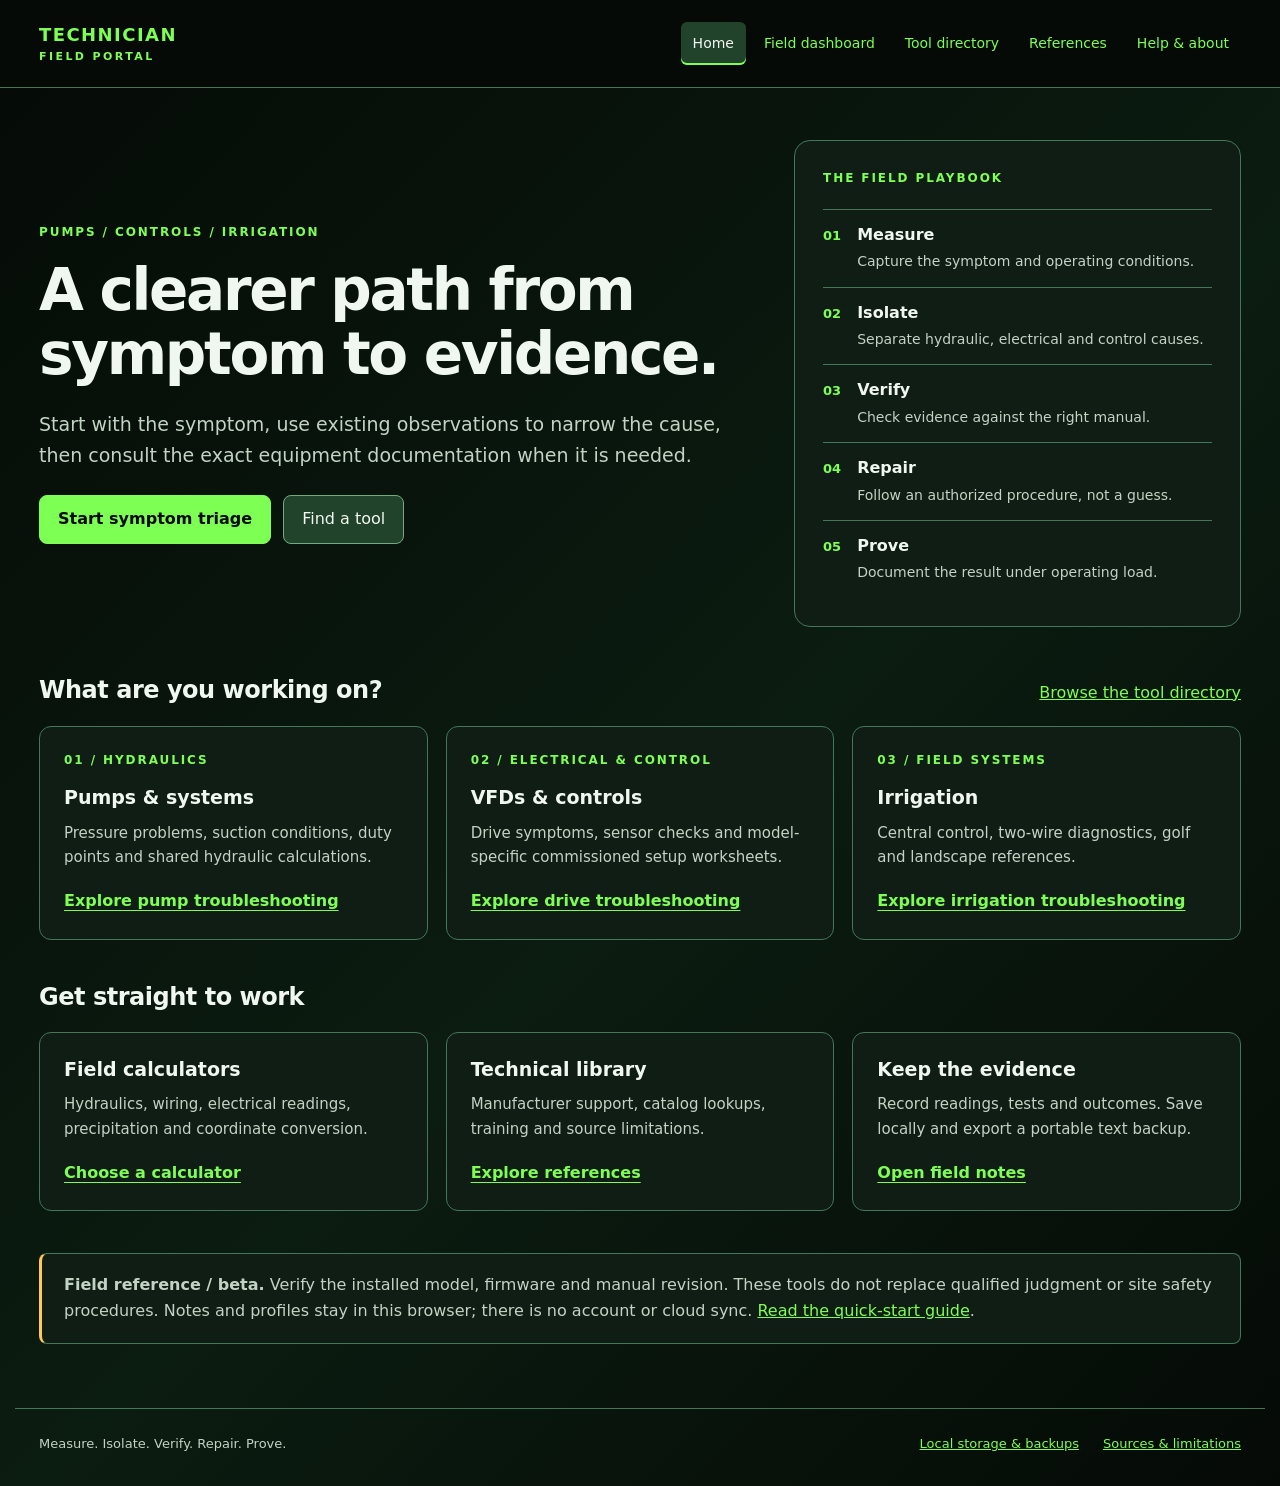
<file: index.html>
<!doctype html>
<html lang="en">
<head>
  <meta charset="utf-8">
  <meta name="viewport" content="width=device-width,initial-scale=1">
  <meta name="description" content="A field-first technical portal for pumps, controls and irrigation. Find diagnostic paths, calculators and manufacturer references.">
  <title>Technician Field Portal</title>
  <link rel="stylesheet" href="assets/portal.css">
</head>
<body class="portal-page">
  <a class="skip-link" href="#main">Skip to content</a>
  <header class="site-header"><div class="portal-shell header-inner"><a class="site-brand" href="index.html">TECHNICIAN<span>FIELD PORTAL</span></a><nav class="site-nav" aria-label="Main navigation"><a href="index.html" aria-current="page">Home</a><a href="dashboard.html">Field dashboard</a><a href="tools.html">Tool directory</a><a href="references.html">References</a><a href="help.html">Help &amp; about</a></nav></div></header>
  <main class="portal-shell" id="main">
    <section class="hero" aria-labelledby="welcome">
      <div>
        <span class="eyebrow">PUMPS / CONTROLS / IRRIGATION</span>
        <h1 id="welcome">A clearer path from symptom to evidence.</h1>
        <p class="lead">Start with the symptom, use existing observations to narrow the cause, then consult the exact equipment documentation when it is needed.</p>
        <div class="actions"><a class="action primary" href="dashboard.html?technique=triage">Start symptom triage</a><a class="action" href="tools.html">Find a tool</a></div>
      </div>
      <aside class="hero-panel" aria-label="Field method">
        <span class="eyebrow">THE FIELD PLAYBOOK</span>
        <ol class="workflow">
          <li><div><b>Measure</b><span>Capture the symptom and operating conditions.</span></div></li>
          <li><div><b>Isolate</b><span>Separate hydraulic, electrical and control causes.</span></div></li>
          <li><div><b>Verify</b><span>Check evidence against the right manual.</span></div></li>
          <li><div><b>Repair</b><span>Follow an authorized procedure, not a guess.</span></div></li>
          <li><div><b>Prove</b><span>Document the result under operating load.</span></div></li>
        </ol>
      </aside>
    </section>
    <section aria-labelledby="work">
      <div class="section-heading"><h2 id="work">What are you working on?</h2><a href="tools.html">Browse the tool directory</a></div>
      <div class="portal-grid">
        <article class="portal-card"><span class="eyebrow">01 / HYDRAULICS</span><h3>Pumps &amp; systems</h3><p>Pressure problems, suction conditions, duty points and shared hydraulic calculations.</p><a href="dashboard.html#c1">Explore pump troubleshooting</a></article>
        <article class="portal-card"><span class="eyebrow">02 / ELECTRICAL &amp; CONTROL</span><h3>VFDs &amp; controls</h3><p>Drive symptoms, sensor checks and model-specific commissioned setup worksheets.</p><a href="dashboard.html#c2">Explore drive troubleshooting</a></article>
        <article class="portal-card"><span class="eyebrow">03 / FIELD SYSTEMS</span><h3>Irrigation</h3><p>Central control, two-wire diagnostics, golf and landscape references.</p><a href="dashboard.html#c3">Explore irrigation troubleshooting</a></article>
      </div>
    </section>
    <section class="portal-section" aria-labelledby="shortcuts">
      <div class="section-heading"><h2 id="shortcuts">Get straight to work</h2></div>
      <div class="portal-grid">
        <article class="portal-card"><h3>Field calculators</h3><p>Hydraulics, wiring, electrical readings, precipitation and coordinate conversion.</p><a href="dashboard.html#quickCalculator">Choose a calculator</a></article>
        <article class="portal-card"><h3>Technical library</h3><p>Manufacturer support, catalog lookups, training and source limitations.</p><a href="references.html">Explore references</a></article>
        <article class="portal-card"><h3>Keep the evidence</h3><p>Record readings, tests and outcomes. Save locally and export a portable text backup.</p><a href="dashboard.html#fieldNotes">Open field notes</a></article>
      </div>
    </section>
    <aside class="notice portal-section"><p><strong>Field reference / beta.</strong> Verify the installed model, firmware and manual revision. These tools do not replace qualified judgment or site safety procedures. Notes and profiles stay in this browser; there is no account or cloud sync. <a href="help.html">Read the quick-start guide</a>.</p></aside>
  </main>
  <footer class="site-footer portal-shell"><p>Measure. Isolate. Verify. Repair. Prove.</p><a href="help.html#storage">Local storage &amp; backups</a><a href="references.html#source-policy">Sources &amp; limitations</a></footer>
</body>
</html>
</file>
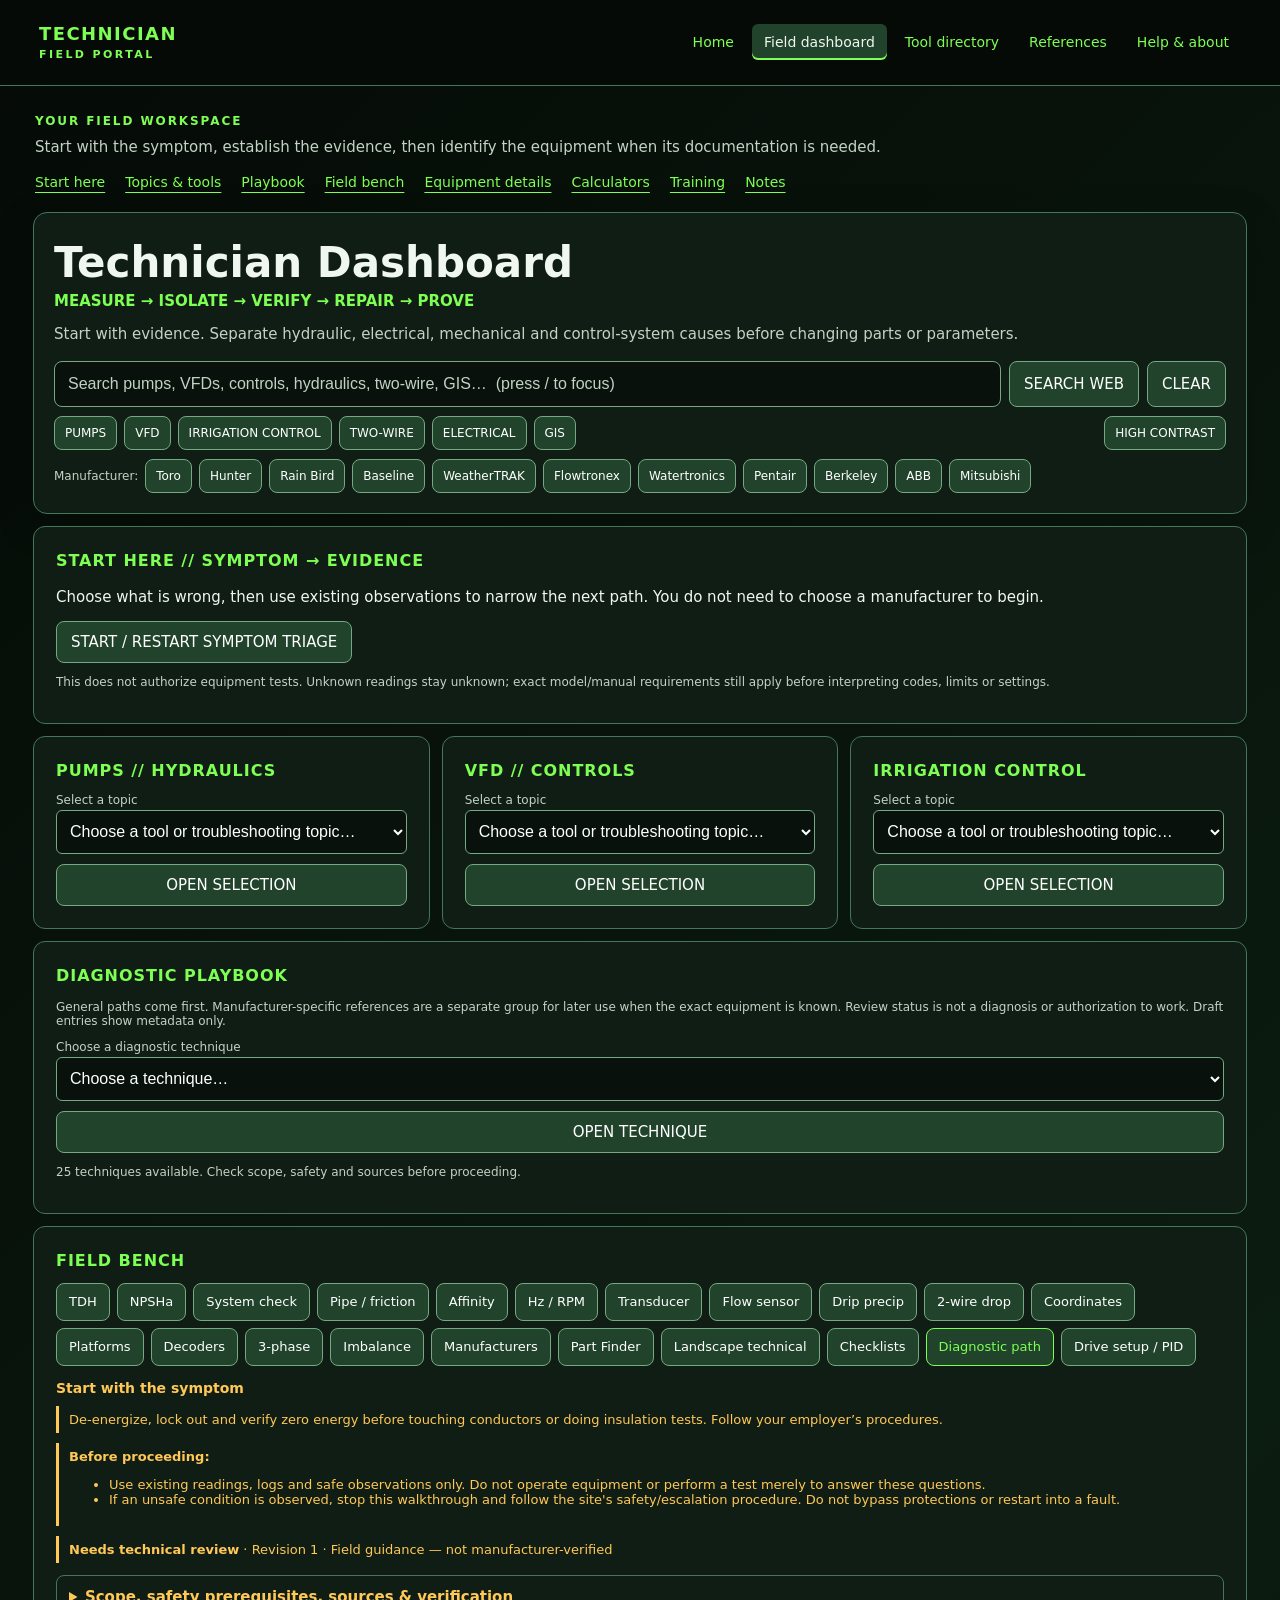
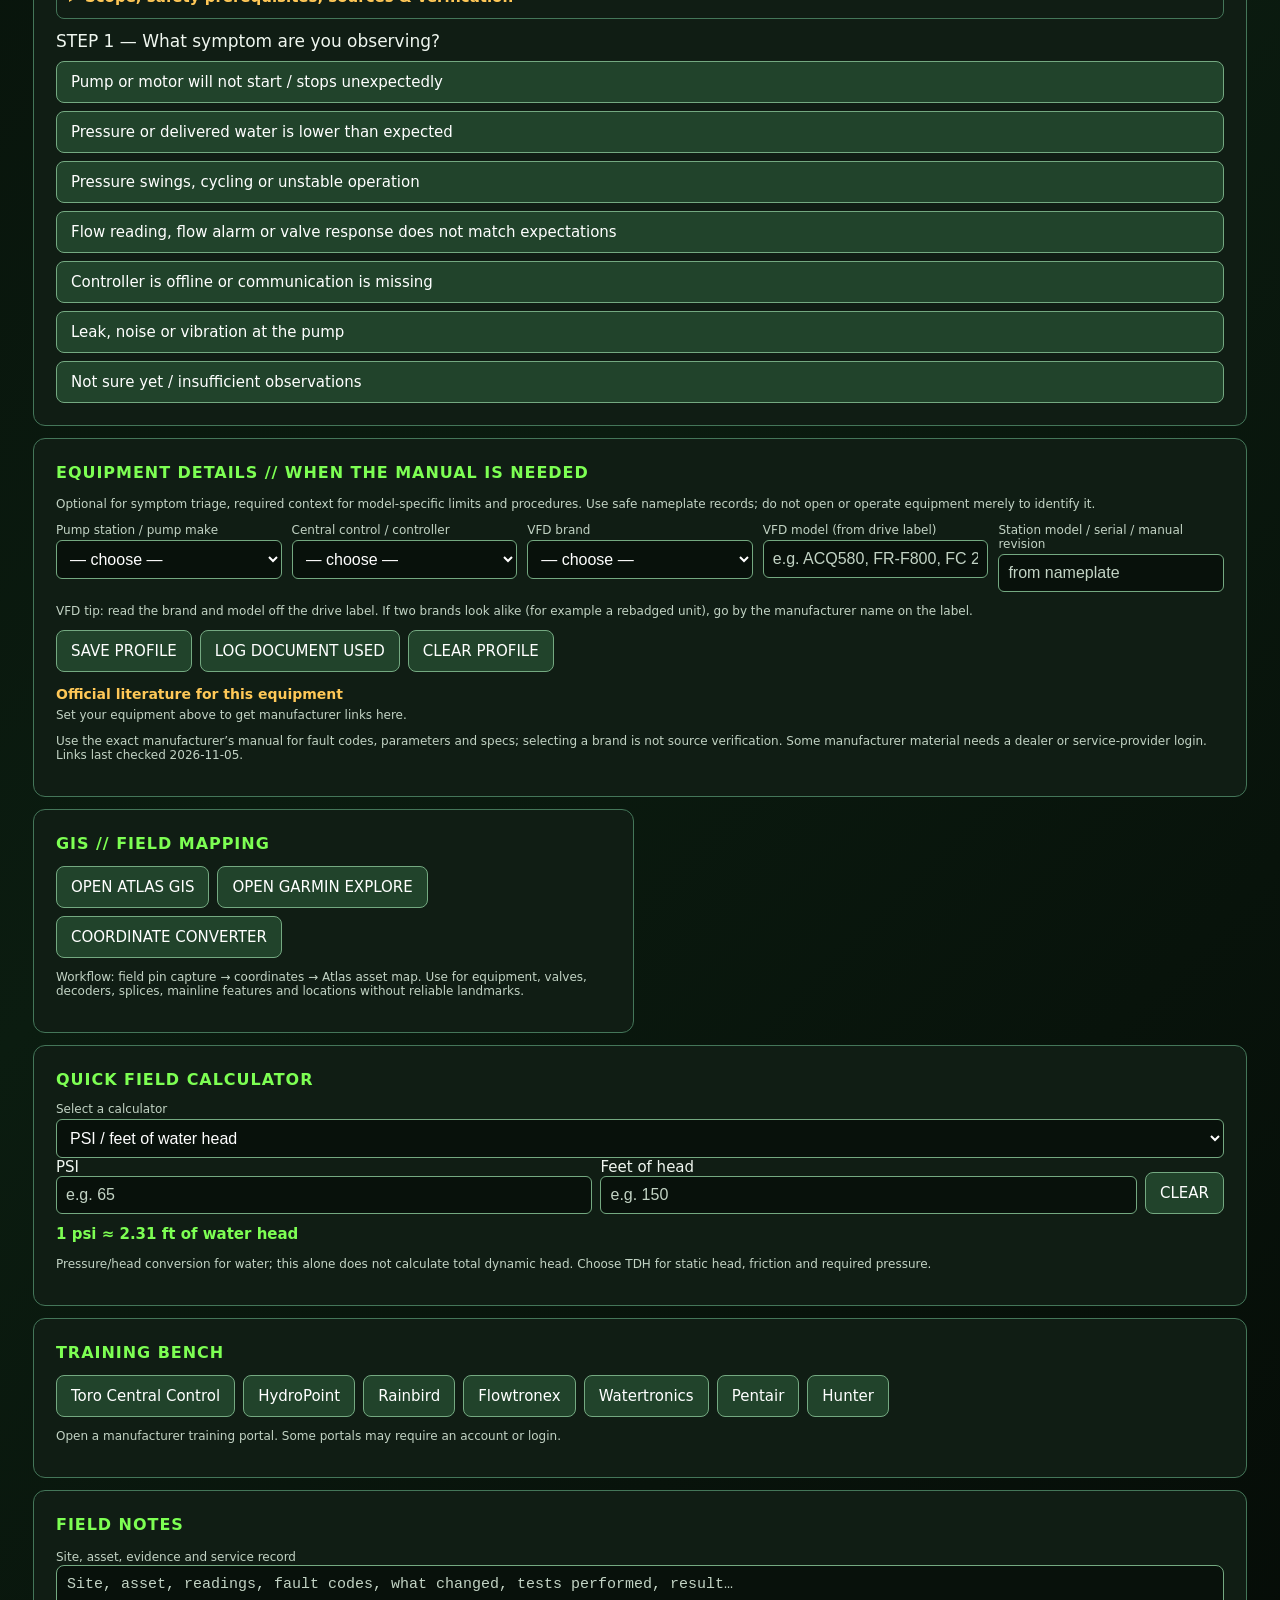
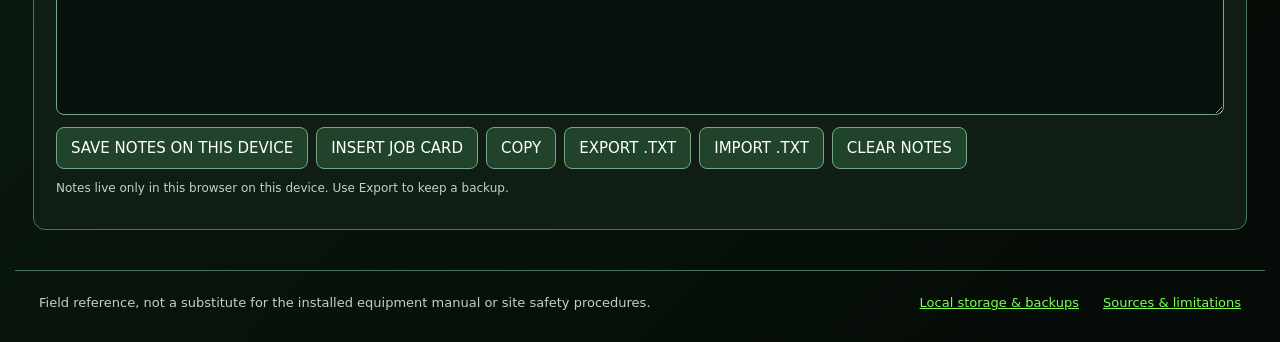
<file: dashboard.html>
<!doctype html><html lang="en"><head><meta charset="utf-8"><meta name="viewport" content="width=device-width,initial-scale=1"><meta name="description" content="Field calculators, evidence-led troubleshooting, equipment references and local technician notes."><title>Technician Dashboard</title><link rel="stylesheet" href="assets/portal.css"><style>
:root{color-scheme:dark;--bg:#050a06;--panel:#101d14;--line:#447659;--cyan:#7dff53;--green:#7dff53;--amber:#ffc857;--red:#ff7b7b;--text:#f0f7f0;--muted:#c2d3c4;--inp:#08110b;--control:#21432b;--control-line:#74a981}
body.hc{--bg:#000;--panel:#000;--line:#fff;--cyan:#fff;--green:#7dff7d;--amber:#ffe14d;--text:#fff;--muted:#ddd;--inp:#000;--control:#000;--control-line:#fff}
*{box-sizing:border-box}body{margin:0;background:linear-gradient(135deg,#050a06,#0b1c10 55%,#050a06);color:var(--text);font:15px system-ui,Segoe UI,Arial,sans-serif}body.hc{background:#000}
.wrap{max-width:1250px;margin:auto;padding:18px}.top{border:1px solid var(--line);background:var(--panel);padding:20px;border-radius:14px}
.title{margin:5px 0;font-size:clamp(24px,4vw,42px)}.motto{color:var(--green);font-weight:700}.sub{color:var(--muted)}
.search{display:flex;gap:8px;margin-top:18px}.search input{flex:1;background:var(--inp);border:1px solid var(--control-line);color:white;padding:13px;border-radius:8px;font-size:16px}
.btn,button{background:var(--control);color:#fff;border:1px solid var(--control-line);padding:11px 14px;border-radius:8px;cursor:pointer;text-decoration:none;font:inherit;min-height:42px}
body.hc .btn,body.hc button{background:#000;border-color:#fff}
.btn:hover,button:hover{border-color:var(--cyan)}button.on{border-color:var(--green);color:var(--green)}
a:not(.btn),a:not(.btn):visited{color:var(--cyan)}:focus-visible{outline:3px solid var(--green);outline-offset:2px}input::placeholder,textarea::placeholder{color:var(--muted);opacity:1}
.filters{display:flex;gap:7px;flex-wrap:wrap;margin-top:9px;align-items:center}.filters button{padding:7px 10px;font-size:12px;min-height:34px}
.grid{display:grid;grid-template-columns:repeat(12,1fr);gap:12px;margin-top:12px}.card{grid-column:span 4;background:var(--panel);border:1px solid var(--line);border-radius:12px;padding:16px}.wide{grid-column:span 6}.full{grid-column:1/-1}
.card h2{font-size:16px;margin:0 0 10px;color:var(--cyan);letter-spacing:.06em}.card h3{font-size:14px;margin:14px 0 6px;color:var(--amber)}
.topic-menu{display:flex;flex-direction:column;gap:10px}.topic-menu .fld{min-width:0}.topic-menu select{min-height:44px}
.links{display:flex;flex-wrap:wrap;gap:8px}.calc{display:grid;grid-template-columns:1fr 1fr auto;gap:8px;align-items:end}
.calc input,.fld input,.fld select{width:100%;padding:9px;background:var(--inp);color:#fff;border:1px solid var(--control-line);border-radius:6px;font-size:16px}
.result{color:var(--green);font-weight:700;margin-top:9px;line-height:1.5}.warn{color:var(--amber)}.bad{color:var(--red)}
.note{width:100%;min-height:150px;background:var(--inp);color:white;border:1px solid var(--control-line);border-radius:8px;padding:10px;font-size:15px}
.small{font-size:12px;color:var(--muted)}.fields{display:grid;grid-template-columns:repeat(auto-fit,minmax(170px,1fr));gap:10px;margin-top:10px}.fld label{display:block;font-size:12px;color:var(--muted);margin-bottom:3px}
.tabs{display:flex;flex-wrap:wrap;gap:7px;margin-bottom:10px}.tabs button{padding:8px 12px;font-size:13px;min-height:38px}
.q{font-size:17px;margin:10px 0}.opts{display:flex;flex-direction:column;gap:8px}.opts button{text-align:left}
.res{border:1px solid var(--green);border-radius:10px;padding:12px;margin-top:8px}.res b{color:var(--green)}.res ul{margin:6px 0 6px 18px;padding:0}
.chk label{display:flex;gap:10px;align-items:flex-start;padding:8px 0;border-bottom:1px solid var(--line)}.chk input{width:22px;height:22px;flex:none}
.tbl{border-collapse:collapse;margin:10px 0;font-weight:400}.tbl th,.tbl td{border:1px solid var(--line);padding:4px 10px;text-align:right;color:var(--text)}.tbl th{color:var(--muted)}
.safety{border-left:3px solid var(--amber);padding:6px 10px;margin:10px 0;color:var(--amber);font-size:13px}
.vfd-section{border:1px solid var(--line);border-radius:8px;padding:12px;margin:12px 0;min-width:0}.vfd-section summary{cursor:pointer;color:var(--amber);font-weight:700}.vfd-section .fld{min-width:0}.vfd-section p{overflow-wrap:anywhere}.vfd-guide-status{min-height:1.5em}
.pps-grid{display:grid;grid-template-columns:repeat(auto-fit,minmax(180px,1fr));gap:10px;margin:10px 0}.pps-row{display:grid;grid-template-columns:minmax(0,1fr) minmax(130px,190px);gap:12px;align-items:center;padding:8px 0;border-bottom:1px solid var(--line)}.pps-row label{display:block}.pps-row select,.pps-row input,.pps-grid input,.pps-pump-card input,.pps-note{width:100%;min-width:0;padding:9px;background:var(--inp);color:#fff;border:1px solid var(--control-line);border-radius:6px;font:inherit}.pps-pump-card{border:1px solid var(--line);border-radius:8px;padding:12px;margin:10px 0}.pps-pump-card legend{color:var(--amber);font-weight:700}.pps-status{min-height:1.5em}.pps-repeat{display:inline-block;color:var(--amber);font-size:12px;margin-top:3px}
.pfgrid{display:grid;grid-template-columns:2fr 1fr 1fr 1fr 1fr 1fr;gap:8px}
@media(max-width:1080px){.pfgrid{grid-template-columns:1fr 1fr 1fr}.pfgrid .span2{grid-column:span 3}}
@media(max-width:850px){.card,.wide{grid-column:1/-1}.calc{grid-template-columns:1fr}.search{flex-direction:column}.pfgrid{grid-template-columns:1fr}.pfgrid .span2{grid-column:auto}.pps-row{grid-template-columns:1fr}}
</style></head><body>
<a class="skip-link" href="#main">Skip to content</a>
<header class="site-header"><div class="portal-shell header-inner"><a class="site-brand" href="index.html">TECHNICIAN<span>FIELD PORTAL</span></a><nav class="site-nav" aria-label="Main navigation"><a href="index.html">Home</a><a href="dashboard.html" aria-current="page">Field dashboard</a><a href="tools.html">Tool directory</a><a href="references.html">References</a><a href="help.html">Help &amp; about</a></nav></div></header>
<main class="wrap" id="main">
<div class="dashboard-intro"><span class="eyebrow">YOUR FIELD WORKSPACE</span><p>Start with the symptom, establish the evidence, then identify the equipment when its documentation is needed.</p><nav class="section-nav" aria-label="Dashboard sections"><a href="#symptomStart">Start here</a><a href="#c1">Topics &amp; tools</a><a href="#diagnosticPlaybook">Playbook</a><a href="#benchCard">Field bench</a><a href="#prof">Equipment details</a><a href="#quickCalculator">Calculators</a><a href="#training">Training</a><a href="#fieldNotes">Notes</a></nav></div>
<p id="portalRouteStatus" class="portal-status" role="status" hidden></p>

<section class="top"><h1 class="title">Technician Dashboard</h1><div class="motto">MEASURE → ISOLATE → VERIFY → REPAIR → PROVE</div><p class="sub">Start with evidence. Separate hydraulic, electrical, mechanical and control-system causes before changing parts or parameters.</p>
<form id="searchForm" class="search"><input id="q" aria-label="Technical web search" placeholder="Search pumps, VFDs, controls, hydraulics, two-wire, GIS…  (press / to focus)"><button>SEARCH WEB</button><button type="button" id="qclear">CLEAR</button></form>
<div class="filters"><button type="button" data-suffix="pump service manual troubleshooting">PUMPS</button><button type="button" data-suffix="VFD pump PID troubleshooting manual">VFD</button><button type="button" data-suffix="central control irrigation technical troubleshooting">IRRIGATION CONTROL</button><button type="button" data-suffix="two wire decoder irrigation troubleshooting">TWO-WIRE</button><button type="button" data-suffix="motor electrical troubleshooting application note">ELECTRICAL</button><button type="button" data-suffix="GIS field mapping irrigation">GIS</button><button type="button" id="hc" aria-pressed="false" style="margin-left:auto">HIGH CONTRAST</button></div>
<div class="filters" id="mfr"><span class="small">Manufacturer:</span></div>
</section>

<div class="grid">
<section class="card full" id="symptomStart"><h2>START HERE // SYMPTOM → EVIDENCE</h2><p>Choose what is wrong, then use existing observations to narrow the next path. You do not need to choose a manufacturer to begin.</p><div class="links"><button type="button" id="startDiagnostic" disabled>START / RESTART SYMPTOM TRIAGE</button></div><p class="small">This does not authorize equipment tests. Unknown readings stay unknown; exact model/manual requirements still apply before interpreting codes, limits or settings.</p></section>

<section class="card"><h2>PUMPS // HYDRAULICS</h2><div class="items" id="c1"></div></section>
<section class="card"><h2>VFD // CONTROLS</h2><div class="items" id="c2"></div></section>
<section class="card"><h2>IRRIGATION CONTROL</h2><div class="items" id="c3"></div></section>

<section class="card full" id="diagnosticPlaybook"><h2>DIAGNOSTIC PLAYBOOK</h2><p class="small">General paths come first. Manufacturer-specific references are a separate group for later use when the exact equipment is known. Review status is not a diagnosis or authorization to work. Draft entries show metadata only.</p><form class="topic-menu" id="techniquePicker"><div class="fld"><label for="techniqueSelect">Choose a diagnostic technique</label><select id="techniqueSelect" required disabled><option value="">Choose a technique…</option></select></div><button id="techniqueOpen" type="submit" disabled>OPEN TECHNIQUE</button></form><p id="techniqueStatus" class="small" role="status"></p></section>

<section class="card full" id="benchCard"><h2>FIELD BENCH</h2><div class="tabs" id="tabs"></div><div id="bench"></div></section>

<section class="card full" id="prof"><h2>EQUIPMENT DETAILS // WHEN THE MANUAL IS NEEDED</h2><p class="small">Optional for symptom triage, required context for model-specific limits and procedures. Use safe nameplate records; do not open or operate equipment merely to identify it.</p>
<div class="fields">
<div class="fld"><label for="pf_make">Pump station / pump make</label><select id="pf_make"></select></div>
<div class="fld"><label for="pf_ctrl">Central control / controller</label><select id="pf_ctrl"></select></div>
<div class="fld"><label for="pf_vfdb">VFD brand</label><select id="pf_vfdb"></select></div>
<div class="fld"><label for="pf_vfd">VFD model (from drive label)</label><input id="pf_vfd" type="text" placeholder="e.g. ACQ580, FR-F800, FC 202, ATV630"></div>
<div class="fld"><label for="pf_model">Station model / serial / manual revision</label><input id="pf_model" type="text" placeholder="from nameplate"></div></div>
<p class="small">VFD tip: read the brand and model off the drive label. If two brands look alike (for example a rebadged unit), go by the manufacturer name on the label.</p><div class="links" style="margin-top:10px"><button type="button" id="pf_save">SAVE PROFILE</button><button type="button" id="pf_doc">LOG DOCUMENT USED</button><button type="button" id="pf_clear">CLEAR PROFILE</button></div>
<h3>Official literature for this equipment</h3><div class="links" id="lit_main"></div>
<p class="small" id="pf_note">Use the exact manufacturer’s manual for fault codes, parameters and specs; selecting a brand is not source verification. Some manufacturer material needs a dealer or service-provider login. Links last checked 2026-11-05.</p></section>

<section class="card wide"><h2>GIS // FIELD MAPPING</h2><div class="links"><a class="btn" href="https://app.atlas.co/" target="_blank" rel="noopener">OPEN ATLAS GIS</a><a class="btn" href="https://explore.garmin.com/" target="_blank" rel="noopener">OPEN GARMIN EXPLORE</a><button type="button" data-tool="coords">COORDINATE CONVERTER</button></div><p class="small">Workflow: field pin capture → coordinates → Atlas asset map. Use for equipment, valves, decoders, splices, mainline features and locations without reliable landmarks.</p></section>

<section class="card full" id="quickCalculator"><h2>QUICK FIELD CALCULATOR</h2><div class="fld"><label for="quick_calc">Select a calculator</label><select id="quick_calc"><option value="pressure_head">PSI / feet of water head</option></select></div><div id="quickConverter"><div class="calc"><label>PSI<input id="psi" type="number" step="any" placeholder="e.g. 65"></label><label>Feet of head<input id="ft" type="number" step="any" placeholder="e.g. 150"></label><button id="clear" type="button">CLEAR</button></div><div id="calcOut" class="result" aria-live="polite">1 psi ≈ 2.31 ft of water head</div><p class="small">Pressure/head conversion for water; this alone does not calculate total dynamic head. Choose TDH for static head, friction and required pressure.</p></div><div id="quickCalc"></div></section>



<section class="card full" id="training"><h2>TRAINING BENCH</h2><div class="links" id="train"></div><p class="small">Open a manufacturer training portal. Some portals may require an account or login.</p></section>

<section class="card full" id="fieldNotes"><h2>FIELD NOTES</h2><label class="small" for="notes">Site, asset, evidence and service record</label><textarea class="note" id="notes" placeholder="Site, asset, readings, fault codes, what changed, tests performed, result…"></textarea>
<div class="links" style="margin-top:8px"><button id="save" type="button">SAVE NOTES ON THIS DEVICE</button><button id="jobcard" type="button">INSERT JOB CARD</button><button id="copy" type="button">COPY</button><button id="export" type="button">EXPORT .TXT</button><button id="import" type="button">IMPORT .TXT</button><button id="erase" type="button">CLEAR NOTES</button><input id="file" type="file" accept=".txt,text/plain" hidden></div><p id="noteStatus" class="small" aria-live="polite"></p>
<p class="small">Notes live only in this browser on this device. Use Export to keep a backup.</p></section>
</div></main>
<footer class="site-footer portal-shell"><p>Field reference, not a substitute for the installed equipment manual or site safety procedures.</p><a href="help.html#storage">Local storage &amp; backups</a><a href="references.html#source-policy">Sources &amp; limitations</a></footer>

<script src="data/golf-hunter.js"></script>
<script src="data/golf-rainbird.js"></script>
<script src="data/golf-toro.js"></script>
<script src="data/troubleshooting.js"></script>
<script src="data/pps-home-commissioning.js"></script>
<script src="assets/troubleshooting.js"></script>
<script>
(()=>{
const $=s=>document.querySelector(s),$$=s=>[...document.querySelectorAll(s)];
const q=$('#q');
const store={get(k,d){try{const v=localStorage.getItem(k);return v==null?d:JSON.parse(v)}catch(e){return d}},set(k,v){try{localStorage.setItem(k,JSON.stringify(v))}catch(e){}}};
const esc=s=>String(s).replace(/[&<>"]/g,c=>({'&':'&amp;','<':'&lt;','>':'&gt;','"':'&quot;'}[c]));

/* ---------- search ---------- */
let brand='';
const go=s=>{s=s.trim();if(!s)return;window.open('https://www.google.com/search?q='+encodeURIComponent(s),'_blank','noopener')};
const withBrand=s=>((brand?brand+' ':'')+s).trim();
$('#qclear').onclick=()=>{q.value='';brand='';$$('#mfr button').forEach(x=>x.classList.remove('on'));q.focus()};
$('#searchForm').addEventListener('submit',e=>{e.preventDefault();go(withBrand(q.value))});
$$('[data-suffix]').forEach(b=>b.addEventListener('click',()=>go(withBrand(q.value+' '+b.dataset.suffix))));
['Toro','Hunter','Rain Bird','Baseline','WeatherTRAK','Flowtronex','Watertronics','Pentair','Berkeley','ABB','Mitsubishi'].forEach(n=>{const b=document.createElement('button');b.type='button';b.textContent=n;b.onclick=()=>{brand=brand===n?'':n;$$('#mfr button').forEach(x=>x.classList.toggle('on',x.textContent===brand))};$('#mfr').appendChild(b)});
document.addEventListener('keydown',e=>{if(e.key==='/'&&!/INPUT|TEXTAREA|SELECT/.test(document.activeElement.tagName)){e.preventDefault();q.focus()}});
$('#hc').onclick=()=>{const enabled=document.body.classList.toggle('hc');$('#hc').setAttribute('aria-pressed',String(enabled));store.set('tracerHC',enabled)};
if(store.get('tracerHC',false)){document.body.classList.add('hc');$('#hc').setAttribute('aria-pressed','true')}

/* ---------- troubleshooting topic menus ---------- */
const cards={
c1:[['Pump won’t build pressure','flow','wont'],['Cavitation & suction conditions','flow','cav'],['Seal leak / noise / vibration','flow','vib'],['Flow reading disagrees','flow','flow'],['Pump type: lift, flooded, turbine, submersible, booster, jet','flow','ptype'],['Duty point, curve & BEP','search','pump duty point operating point best efficiency point BEP pump curve explained'],['TDH / static / friction','tool','tdh'],['NPSHa vs NPSHr','tool','npsh'],['System check: TDH + NPSHa','tool','sys'],['Part finder: manufacturer + model + type','tool','pfind'],['Seals, sleeves, bearings & alignment','search','centrifugal pump mechanical seal shaft sleeve bearing alignment service manual'],['Vertical turbine & centrifugal systems','search','vertical turbine pump irrigation troubleshooting service manual']],
c2:[['Motor won’t start','flow','nostart'],['Drive / motor trip','flow','trip'],['Pressure hunting / unstable operation','flow','hunt'],['Station safety fault','flow','sfault'],['Hz, RPM & motor data','tool','hz'],['Pressure transducer scaling','tool','xdcr'],['Accel / decel / min speed','flow','trip'],['Drive vs motor vs hydraulic fault','flow','wont']],
c3:[['Flow reading or alarm needs confirmation','flow','fa'],['Learned vs measured flow','flow','lflow'],['Controller vs hydraulic','flow','ctrl'],['Controller offline / comms','flow','comm'],['Pump start / master valve','flow','pstart'],['Decoder / two-wire diagnostics','flow','tw'],['Platform reference (exact equipment)','tool','plat'],['Hydraulic tree / capacity','tool','pipe'],['Flow sensor / K-factor check','tool','flowcal'],['Two-wire voltage drop','tool','twvd'],['Sequence & runtime evidence','search','central control irrigation runtime history flow alarm troubleshooting']]};
cards.c1.push(['Manufacturer library (pumps & stations)','view','lib']);cards.c2.push(['3-phase amps / kW','tool','ph3'],['Voltage / current imbalance','tool','imb']);cards.c3.push(['Decoder limits by brand','view','dec'],['Manufacturer library (irrigation)','view','lib'],['Precipitation rate (golf heads)','tool','precip'],['Generic 24 V irrigation wire sizing','tool','wiresize'],['Conventional valve wire distance / voltage','tool','convwire'],['Two-wire decoder path distance / voltage','tool','pathwire'],['Filters & valves (Amiad, Netafim, BERMAD)','view','filters'],['Landscape technical reference','view','landscape'],['Precipitation rate (landscape heads)','tool','landprecip'],['Landscape zone area / runtime','tool','landarea'],['Hunter landscape valve wire distance','tool','landwire'],['Landscape soil / slope intake reference','tool','landslope']);
cards.c3.push(['Decoder idle current / expected mA','tool','decoderidle']);
cards.c2.push(['Commissioned drive setup & PID troubleshooting','view','vfdsetup']);
const tag={search:'search ↗',tool:'calculator',flow:'path',view:'open'};
Object.entries(cards).forEach(([id,arr])=>{
 const host=$('#'+id),form=document.createElement('form');form.className='topic-menu';
 form.innerHTML='<div class="fld"><label for="'+id+'_topic">Select a topic</label><select id="'+id+'_topic" required><option value="">Choose a tool or troubleshooting topic…</option>'+arr.map(([t,k],i)=>'<option value="'+i+'">'+esc(t)+' — '+esc(tag[k])+'</option>').join('')+'</select></div><button type="submit">OPEN SELECTION</button>';
 form.onsubmit=e=>{e.preventDefault();const select=form.querySelector('select');if(select.value==='')return;const [,k,v]=arr[Number(select.value)];if(k==='search')go(withBrand(v));else if(k==='tool'||k==='view')openTool(v,true);else openFlow(v,true)};
 host.appendChild(form);
});

/* ---------- quick psi/ft (original) ---------- */
const psi=$('#psi'),ft=$('#ft'),out=$('#calcOut');
psi.addEventListener('input',()=>{const v=parseFloat(psi.value);if(Number.isFinite(v)){ft.value=(v*2.31).toFixed(2);out.textContent=v+' psi ≈ '+ft.value+' ft of head'}});
ft.addEventListener('input',()=>{const v=parseFloat(ft.value);if(Number.isFinite(v)){psi.value=(v/2.31).toFixed(2);out.textContent=v+' ft ≈ '+psi.value+' psi'}});
$('#clear').onclick=()=>{psi.value='';ft.value='';out.textContent='1 psi ≈ 2.31 ft of water head'};

/* ---------- calculators ---------- */
const f1=(x,d=1)=>Number.isFinite(x)?x.toFixed(d):'—';
const PIPE_PRESETS=[
 ...[['1/2',0.527],['5/8',0.652],['3/4',0.745],['1',0.995],['1-1/4',1.245],['1-1/2',1.481],['2',1.959],['2-1/2',2.435],['3',2.907]].map(([size,id])=>({type:'Copper Type K',size,id,c:140,page:201})),
 ...[['1/2',0.545],['5/8',0.666],['3/4',0.785],['1',1.025],['1-1/4',1.265],['1-1/2',1.505],['2',1.985],['2-1/2',2.465],['3',2.945]].map(([size,id])=>({type:'Copper Type L',size,id,c:140,page:202})),
 ...[['1/2',0.622],['3/4',0.824],['1',1.049],['1-1/4',1.38],['1-1/2',1.610],['2',2.067],['2-1/2',2.469],['3',3.068],['4',4.026]].map(([size,id])=>({type:'Schedule 40 steel',size,id,c:100,page:203})),
 ...[['1/2',0.696],['3/4',0.910],['1',1.175],['1-1/4',1.512],['1-1/2',1.734],['2',2.173],['2-1/2',2.635],['3',3.210],['4',4.134]].map(([size,id])=>({type:'PVC Class 160 IPS',size,id,c:150,page:204})),
 ...[['3/4',0.910],['1',1.169],['1-1/4',1.482],['1-1/2',1.700],['2',2.129],['2-1/2',2.581],['3',3.146],['4',4.046],['6',5.955]].map(([size,id])=>({type:'PVC Class 200 IPS',size,id,c:150,page:205})),
 ...[['1/2',0.696],['3/4',0.874],['1',1.101],['1-1/4',1.394],['1-1/2',1.598],['2',1.983],['2-1/2',2.423],['3',2.948],['4',3.794],['6',5.583]].map(([size,id])=>({type:'PVC Class 315 IPS',size,id,c:150,page:206})),
 ...[['1/2',0.602],['3/4',0.804],['1',1.029],['1-1/4',1.360],['1-1/2',1.590],['2',2.047],['2-1/2',2.445],['3',3.042],['4',3.998]].map(([size,id])=>({type:'Schedule 40 PVC IPS',size,id,c:150,page:207})),
 ...[['1/2',0.622],['3/4',0.824],['1',1.049],['1-1/4',1.380],['1-1/2',1.610],['2',2.067],['2-1/2',2.469],['3',3.068],['4',4.026]].map(([size,id])=>({type:'PE3408 ID-controlled',size,id,c:140,page:208})),
 ...[['4',4.234],['6',6.088],['8',7.984],['10',9.792],['12',11.646]].map(([size,id])=>({type:'AWWA C900 DR18 Class 150',size,id,c:150,page:211})),
 ...[['4',4.072],['6',5.854],['8',7.680],['10',9.418],['12',11.200]].map(([size,id])=>({type:'AWWA C900 DR14 Class 200',size,id,c:150,page:212})),
 ...[['14',14.002],['16',15.924],['18',17.846],['20',19.768]].map(([size,id])=>({type:'AWWA C905 DR25',size,id,c:150,page:213}))
];
const PIPE_PRESET_OPTIONS=[
 {label:'Custom',options:[[0,'Enter actual inside diameter and C']]},
 ...[...new Set(PIPE_PRESETS.map(p=>p.type))].map(type=>({label:type,options:PIPE_PRESETS.flatMap((p,i)=>p.type===type?[[i+1,`${p.size} in nominal (ID ${p.id} in, C=${p.c}; Hunter p. ${p.page})`]]:[])}))
];
const WIRE_OHMS={20:10.1,19:8.05,18:6.39,17:5.05,16:4.02,15:3.18,14:2.52,13:2.00,12:1.59,11:1.26,10:0.999,9:0.793,8:0.628,7:0.498,6:0.395,5:0.313,4:0.249,3:0.197,2:0.156};
const WIRE_GAUGE_OPTIONS=[{label:'Annealed copper, 20°C',options:Object.entries(WIRE_OHMS).sort((a,b)=>Number(b[0])-Number(a[0])).map(([awg,r])=>[Number(awg),`${awg} AWG (${r} Ω / 1,000 ft)`])}];
const WIRE_SUPPLY_OPTIONS=[{label:'Supply type',options:[[0,'AC (RMS)'],[1,'DC']]}];
const DECODER_IDLE_PROFILES=[
 {name:'Not used'},
 {name:'Hunter ICD (ACC / ACC2) - value awaiting confirmation',system:'icd'},
 {name:'Hunter Pilot two-way modules',system:'pilot',low:1,high:1,note:'Roughly 1 mA per two-way module; approximate diagnostic guidance, not a tolerance.',url:'https://www.hunterirrigation.com/support/pilot-integrated-hub-view-module-current'},
 {name:'Hunter I-Core DUAL - legacy field systems (not ICD)',system:'dual',low:3,high:4,note:'Approximately 3-4 mA per decoder with no stations running. Retained for legacy field systems; do not apply to ICD or Pilot.',url:'https://www.hunterirrigation.com/support/i-core-dual-troubleshooting'},
 {name:'Rain Bird FD-101 / FD-102',system:'rb-fd',low:0.5,high:0.5,note:'0.5 mA per physical decoder at rest; no tolerance stated.',url:'https://www.rainbird.com/troubleshooting-guide/12615'},
 {name:'Rain Bird FD-202 / FD-401 / FD-601',system:'rb-fd',low:1,high:1,note:'1 mA per physical decoder at rest; no tolerance stated. Not an IC/ICM specification.',url:'https://www.rainbird.com/troubleshooting-guide/12615'},
 {name:'Calsense 2-station / POC / soil-moisture decoders',system:'calsense',low:0.8,high:1,note:'Healthy standby guidance: 0.8-1.0 mA per decoder for the devices covered by this guide.',url:'https://www.calsense.com/wp-content/uploads/2024/05/2-Wire-Troubleshooting-Guide.pdf'},
 {name:'Toro - other/legacy decoder family, exact model/value required',system:'toro'},
 {name:'Baseline - exact biCoder/value required',system:'baseline',note:'HydroPoint documents idle two-wire power-down for SubStation. A powered-off idle reading is not a powered diagnostic baseline; verify the exact controller and test state.',url:'https://www.hydropoint.com/products/substation/'},
 {name:'WeatherTRAK H2O two-wire - exact decoder/value required',system:'weathertrak'},
 {name:'Custom - enter documented idle current below',system:'custom'},
 {name:'Tucor LD-050 / LD-100 / LD-200',system:'tucor-ld',low:0.5,high:0.5,note:'Nominal standby current 0.5 mA per LD-050, LD-100 or LD-200. No tolerance stated; do not infer compatibility with rebranded devices.',url:'https://support.tucor.com/support/solutions/articles/4000213642-step-2-establish-your-benchmark-system-layout'},
 {name:'Tucor LD-400 / LD-600 - source conflict, confirm revision',system:'tucor-ld',note:'Indexed Tucor LD data-sheet guidance gives 0.8 mA; indexed Tucor troubleshooting benchmark guidance gives 1.0 mA. These are conflicting nominal figures, not a published 0.8-1.0 mA tolerance range. Confirm the exact model/revision before using Custom.',url:'https://support.tucor.com/support/solutions/articles/4000213642-step-2-establish-your-benchmark-system-layout'},
 {name:'Rain Bird golf IC / ICM - value awaiting confirmation',system:'rb-icm',note:'Golf IC System Integrated Control Modules are a separate family from ESP-LXIVM and FD decoders. No IVM or FD idle-current value is substituted.',url:'https://www.rainbird.com/documents/professionals'},
 {name:'Rain Bird ESP-LXIVM / IVM - exact device/value required',system:'rb-ivm',note:'ESP-LXIVM IVM devices are separate from golf IC/ICM and FD decoders. Confirm the exact IVM-SOL, IVM-OUT or IVM-SEN device and test state.',url:'https://www.rainbird.com/products/esp-lxivm-2-wire-controller-smart-valve-technology/support'},
 {name:'Toro Lynx Smart Module (LSM) - value awaiting confirmation',system:'toro-lsm'},
 {name:'Toro LAC - value awaiting confirmation',system:'toro-lac'},
 {name:'Toro GAC - value awaiting confirmation',system:'toro-gac'},
 {name:'Weathermatic SmartWire SLDEC - exact model/value required',system:'weathermatic-sldec',note:'SmartWire SLDEC devices are not WeatherTRAK H2O decoders. Confirm the exact model before entering a documented custom current.',url:'https://www.weathermatic.com/details-design-specs/smartwire-sldec-valve-decoder/'}
];
const DECODER_IDLE_OPTIONS=[{label:'Separate families; references are provisional',options:DECODER_IDLE_PROFILES.map((p,i)=>[i,p.name])}];
function decoderIdle(v){
 const fmt=n=>n!==0&&(Math.abs(n)<0.001||Math.abs(n)>=1e9)?n.toExponential(3):f1(n,3);
 const rows=[[v.model,v.count],[v.model2,v.count2]];
 if(rows.some(([id,count])=>!Number.isInteger(id)||!DECODER_IDLE_PROFILES[id]||!Number.isSafeInteger(count)||count<0))return'Choose listed decoder families and nonnegative whole physical-decoder counts within the supported numeric range.';
 if(v.ref!==undefined&&!Number.isNaN(v.ref)&&(!Number.isFinite(v.ref)||v.ref<0))return'Enter a nonnegative finite measured idle current, or leave it blank.';
 const used=rows.filter(([,count])=>count>0);
 if(!used.length)return'Enter at least one physical decoder in the measured path or module.';
 if(used.some(([id])=>id===0))return'Choose a decoder family for each nonzero count.';
 const pending=used.find(([id])=>id!==10&&DECODER_IDLE_PROFILES[id].low===undefined);
 if(pending){const p=DECODER_IDLE_PROFILES[pending[0]];return`${p.name}: no confirmed preset. ${p.note||''} Use Custom only with documented values for the exact controller/decoder and measurement method. No current total calculated; another family is not a substitute.${p.url?` <a href="${p.url}" target="_blank" rel="noopener">Manufacturer reference (direct verification pending)</a>`:''}`}
 if(new Set(used.map(([id])=>DECODER_IDLE_PROFILES[id].system)).size>1)return'Do not combine different decoder systems. Calculate each compatible path/module separately; use both rows only for models in the same system.';
 const custom=used.some(([id])=>id===10);
 if(custom&&(![v.low,v.high].every(Number.isFinite)||!(v.low>0&&v.high>=v.low)))return'Custom idle current requires finite mA per decoder above zero, with upper value at least the lower value. Enter the same value twice for a nominal figure without a published range.';
 let low=0,high=0,count=0;
 const detail=used.map(([id,n])=>{const p=DECODER_IDLE_PROFILES[id],lo=custom?v.low:p.low,hi=custom?v.high:p.high;low+=n*lo;high+=n*hi;count+=n;return`${n} x ${p.name}: ${lo===hi?fmt(lo):fmt(lo)+'-'+fmt(hi)} mA each`});
 if(![low,high].every(Number.isFinite)||low<=0||!Number.isSafeInteger(count))return'Calculated current exceeds the supported numeric range; check counts and mA units.';
 const range=low!==high;
 let result=`<b>Decoder-only idle ${range?'range':'nominal estimate'}: ${range?fmt(low)+'-'+fmt(high):'approximately '+fmt(low)} mA</b><br>${detail.join('<br>')}`;
 if(!range)result+='<br>No tolerance band is supplied; this is not an exact pass/fail threshold.';
 if(Number.isFinite(v.ref)){
  if(range)result+=`<br>Measured ${fmt(v.ref)} mA: <b>${v.ref<low?'below':v.ref>high?'above':'within'}</b> the ${custom?'entered':'reference'} decoder-only range.`;
  else{const delta=v.ref-low;if(!Number.isFinite(delta))return'Measured-current comparison exceeds the supported numeric range.';result+=`<br>Measured ${fmt(v.ref)} mA: ${delta>=0?'+':''}${fmt(delta)} mA versus the nominal subtotal (not a fault verdict).`}
 }
 if(custom)result+='<br><span class="warn">User-entered values, not manufacturer-verified presets. Record the exact model, source/revision and measurement conditions in Notes.</span>';
 else{
  result+='<br><span class="warn">Provisional source references: located through indexed manufacturer material; direct document verification is pending. Confirm exact model/revision before relying on these values.</span>';
  result+='<ul>'+[...new Set(used.map(([id])=>id))].map(id=>{const p=DECODER_IDLE_PROFILES[id];return`<li>${p.note} <a href="${p.url}" target="_blank" rel="noopener">Manufacturer reference</a></li>`}).join('')+'</ul>';
 }
 return result+'<br><span class="small">Count physical decoder devices, not stations, addresses or solenoids. Include only devices on the path/module actually being measured; avoid counting a loop twice. All stations and decoder-operated master valves must be off, with the path powered in the manufacturer-specified diagnostic state. This is not active-solenoid holding/inrush current or a wire-length/capacity approval. Surge protectors, sensor devices outside the selected profile, controller/output-module overhead and cable leakage/capacitance are not modeled; unlisted loads are not assumed to be zero. A whole-path reading may therefore differ from this decoder-only subtotal. Use the controller diagnostic or a manufacturer-approved meter/method for its waveform and measurement location; do not assume any AC clamp reading is equivalent. Check inventory, operating state, known-good baseline and measurement method before suspecting a fault. A high/low reading alone cannot identify a failed decoder or wiring fault. De-energize and follow manufacturer instructions before isolating wiring.</span>';
}
function wireBudget(v,returnResistance,current){
 if(!Object.values(v).every(Number.isFinite)||!WIRE_OHMS[v.awg]||!returnResistance||!(v.source>0&&v.min>0&&v.min<v.source&&current>0&&v.dist>=0))return null;
 const loopPerFoot=(WIRE_OHMS[v.awg]+returnResistance)/1000,drop=v.dist*current*loopPerFoot,max=(v.source-v.min)/(current*loopPerFoot),end=v.source-drop;
 return [drop,max,end].every(Number.isFinite)?{drop,max,end}:null;
}
const tools={
decoderidle:{name:'Decoder idle current - nominal mA / range',fields:[
 ['model','Decoder family / model group',2,DECODER_IDLE_OPTIONS],['count','Physical decoders in this path/module',100],
 ['model2','Second model group (same system only)',0,DECODER_IDLE_OPTIONS],['count2','Second group physical decoder count',0],
 ['low','Custom only: lower / nominal idle mA per decoder',0],['high','Custom only: upper / nominal idle mA per decoder',0],
 ['ref','Measured idle current at same path/module, mA (optional)','']
 ],calc:decoderIdle},
tdh:{name:'TDH',fields:[['zs','Static suction head, ft (+flooded / −lift)',0],['zd','Discharge point height above pump, ft',100],['hf','Total friction + minor losses, ft',20],['p','Required pressure at end point, psi',65]],
 calc:v=>{const tdh=(v.zd-v.zs)+v.hf+v.p*2.31,psiEq=tdh/2.31;let s=`TDH ≈ <b>${f1(tdh)} ft</b> (${f1(psiEq)} psi equivalent)<br><span class="small">Static ${f1(v.zd-v.zs)} ft + friction ${f1(v.hf)} ft + pressure ${f1(v.p*2.31)} ft. Fresh water, SG 1.0. Plot this flow/TDH point on the pump curve.</span>`;if(psiEq>150)s+='<br><span class="warn">Rule-of-thumb from Rain Bird pump-theory training: single-stage pumps are commonly used up to about 150 psi, while higher heads often require multistage design. Confirm with your pump curve and OEM limits.</span>';return s}},
npsh:{name:'NPSHa',fields:[['el','Site elevation, ft',700],['tf','Water temperature, °F',68],['hs','Static suction head, ft (+flooded / −lift)',-8],['hf','Suction friction + fittings, ft',2],['r','NPSHr from pump curve at this flow, ft (optional)','']],
 calc:v=>{const pa=14.696*Math.pow(1-6.8754e-6*v.el,5.2559),tc=(v.tf-32)/1.8,pv=Math.pow(10,8.07131-1730.63/(233.426+tc))*0.0193368;
  const ha=pa*2.31,hv=pv*2.31,na=ha+v.hs-hv-v.hf;let s=`Atmospheric ${f1(ha)} ft − vapor ${f1(hv,2)} ft ${v.hs>=0?'+':'−'} static ${f1(Math.abs(v.hs))} ft − friction ${f1(v.hf)} ft<br>NPSHa ≈ <b>${f1(na)} ft</b>`;
  if(Number.isFinite(v.r)&&v.r>0){const m=na-v.r;s+=`<br>Margin over NPSHr: <b class="${m<3?'bad':m<5?'warn':''}">${f1(m)} ft</b> `+(m<=0?'— cavitation expected':m<3?'— thin margin':m<5?'— marginal; many references want more':'— adequate by common practice')}
  if(tc<1||tc>100)s+='<br><span class="warn">Temperature outside 33–212°F: vapor pressure formula not valid.</span>';
  return s+'<br><span class="small">Uses standard-atmosphere pressure for elevation (not today’s barometer). Confirm margin requirements with the pump manufacturer.</span>'}},
sys:{name:'System check: TDH + NPSHa',fields:[['q','Flow, gpm',600],['pd','Required discharge pressure, psi',70],['rise','Discharge static rise above pump, ft',55],['lift','Suction lift, ft (+ lift / − flooded)',15],['ls','Suction pipe length, ft',80],['ds','Suction pipe inside diameter, in',6.065],['cs','Suction Hazen-Williams C',120],['ld','Discharge pipe length, ft',700],['dd','Discharge pipe inside diameter, in',4.026],['cd','Discharge Hazen-Williams C',120],['hmd','Discharge fittings / minor losses, ft (0 if not counted)',0],['vh','Include net velocity head in TDH (1 = yes, 0 = no)',1],['el','Site elevation, ft',820],['tf','Water temperature, °F',68],['sg','Specific gravity',1],['nr','NPSHr from pump curve at this flow, ft',15],['mg','Target NPSH margin, ft',5],['vls','Suction velocity alert, ft/s',6],['vld','Discharge velocity alert, ft/s',10],['ne','Suction entrance count (K 0.5)',0],['nb','Suction 90° elbow count (K 0.9)',0],['ng','Suction gate valve count (K 0.15)',0],['nc','Suction check valve count (K 2.0)',0],['ns','Suction strainer count (K 2.0)',0],['ko','Other suction fittings, total K',0]],
 calc:v=>{if(!(v.q>0&&v.ds>0&&v.dd>0&&v.cs>0&&v.cd>0&&v.sg>0&&v.nr>0))return'Flow, diameters, C, specific gravity and NPSHr must be above zero.';
  const HW=4.52*2.31,hf=(L,C,d)=>HW*L*Math.pow(v.q,1.85)/(Math.pow(C,1.85)*Math.pow(d,4.8655)),vel=d=>0.408709*v.q/(d*d),vhd=x=>x*x/(2*32.174);
  const vs=vel(v.ds),vd=vel(v.dd),hs=hf(v.ls,v.cs,v.ds),hdis=hf(v.ld,v.cd,v.dd),sk=v.ne*0.5+v.nb*0.9+v.ng*0.15+v.nc*2+v.ns*2+v.ko,hm=sk*vhd(vs),nv=v.vh===1?vhd(vd)-vhd(vs):0;
  const pH=v.pd*2.31/v.sg,tdh=pH+v.lift+v.rise+hs+hdis+v.hmd+hm+nv;
  const pa=14.696*Math.pow(1-6.8754e-6*v.el,5.2559),ha=pa*2.31/v.sg;
  const pvp=t=>{const k=(t-32)*5/9+273.15;return(k<=303?Math.pow(10,5.40221-1838.675/(k-31.737)):Math.pow(10,5.20389-1733.926/(k-39.485)))*14.5037738};
  const na=t=>ha-v.lift-hs-hm-pvp(t)*2.31/v.sg,st=n=>n<=v.nr?'RISK':n<v.nr+v.mg?'CAUTION':'PASS',cl=s=>s==='RISK'?'bad':s==='CAUTION'?'warn':'';
  const n0=na(v.tf),s0=st(n0);let s=`<b>Velocity:</b> suction <b class="${vs>v.vls?'warn':''}">${f1(vs,2)} ft/s</b>${vs>v.vls?' (over alert)':''} · discharge <b class="${vd>v.vld?'warn':''}">${f1(vd,2)} ft/s</b>${vd>v.vld?' (over alert)':''}<br>`;
  s+=`<b>Friction (Hazen-Williams, head):</b> suction ${f1(hs,2)} ft · discharge ${f1(hdis,2)} ft · suction fittings ${f1(hm,2)} ft (ΣK ${f1(sk,2)})<br>`;
  s+=`<b>TDH ≈ ${f1(tdh)} ft</b> (${f1(tdh*v.sg/2.31)} psi equivalent) = pressure ${f1(pH)} + static ${f1(v.lift+v.rise)} + friction/minor ${f1(hs+hdis+v.hmd+hm,2)} + net velocity ${f1(nv,2)}<br>`;
  s+=`<b>NPSHa ≈ <span class="${cl(s0)}">${f1(n0)} ft</span></b> = atmospheric ${f1(ha)} (${f1(pa,2)} psia) − lift ${f1(v.lift)} − suction losses ${f1(hs+hm,2)} − vapor ${f1(pvp(v.tf)*2.31/v.sg,2)}<br>`;
  s+=`Margin over NPSHr: <b class="${cl(s0)}">${f1(n0-v.nr)} ft</b> · ratio ${f1(n0/v.nr,2)} · target ≥ ${f1(v.nr+v.mg)} ft · status <b class="${cl(s0)}">${s0}</b>`;
  if(sk===0&&v.ne+v.nb+v.ng+v.nc+v.ns===0)s+='<br><span class="warn">No suction fittings counted. Count entrance, elbows, valves and strainer; losses are understated until you do.</span>';
  const tc=(v.tf-32)/1.8;if(tc<0||tc>60)s+='<br><span class="warn">Temperature outside 32–140°F: vapor pressure constants not valid.</span>';
  s+='<table class="tbl"><tr><th>°F</th><th>NPSHa ft</th><th>Status</th></tr>'+[40,50,60,68,80,90,100,110,120,130].map(t=>{const n=na(t),x=st(n);return`<tr><td>${t}</td><td>${f1(n)}</td><td class="${cl(x)}">${x}</td></tr>`}).join('')+'</table>';
  return s+'<span class="small">Estimate. Hazen-Williams in head (4.52 × 2.31 constant, ft), standard-atmosphere pressure at elevation, NIST Antoine vapor pressure, fresh water. Suction lift positive when the pump is above the water; flooded suction is negative. Fitting K values are typical; confirm with the fitting or strainer manufacturer. NPSHr must come from the manufacturer curve at actual flow and speed. Target margin is your own design choice.</span>'}},
pipe:{name:'Pipe velocity / friction',fields:[['gpm','Flow, gpm',100],['preset','Standard pipe material / nominal size',0,PIPE_PRESET_OPTIONS],['d','Custom actual inside diameter, in',4.0],['c','Custom Hazen-Williams C',150],['len','Pipe length, ft',500]],
 calc:v=>{const p=v.preset===0?null:PIPE_PRESETS[v.preset-1],d=p?p.id:v.d,c=p?p.c:v.c;if(!(Number.isFinite(v.gpm)&&Number.isFinite(d)&&Number.isFinite(c)&&Number.isFinite(v.len)&&Number.isInteger(v.preset)&&v.preset>=0&&v.preset<=PIPE_PRESETS.length&&v.gpm>=0&&d>0&&c>0&&v.len>=0))return'Choose a valid preset or enter positive inside diameter/C, nonnegative flow/length, and a valid preset selection.';const vel=0.4085*v.gpm/(d*d),h=0.2083*Math.pow(100/c,1.852)*Math.pow(v.gpm,1.852)/Math.pow(d,4.8655),tot=h*v.len/100;
  if(![vel,h,tot].every(Number.isFinite))return'Calculated pipe loss is outside the supported numeric range; check input units and values.';
  const psi100=h/2.31,source=p?`Preset: ${p.type}, ${p.size} in nominal; actual ID ${f1(d,3)} in, C=${c} (Hunter p. ${p.page}).`:'Custom dimensions and C entered manually.';
  return `Velocity <b class="${vel>5?'warn':''}">${f1(vel,2)} ft/s</b>${vel>5?' (above common 5 ft/s guidance; check surge)':''}<br>Friction <b>${f1(h,2)} ft (${f1(psi100,2)} psi) per 100 ft</b> = <b>${f1(tot,2)} ft</b> over ${v.len} ft (${f1(tot/2.31,2)} psi)<br><span class="small">Hazen-Williams for water. ${source} Nominal sizes and average IDs are standard reference dimensions, not manufacturer-specific. Catalog charts cover additional PE sizes without a listed average ID; enter verified actual ID/C manually for those. Omitted source anomalies: p. 205 half-inch entry is labeled Class 315, not Class 200; p. 207 labels a 6.031-in bore as 5-in nominal. Use verified actual dimensions for unlisted sizes. Add fittings separately. See Hunter technical data pp. 201–213.</span>`}},
affinity:{name:'Affinity laws',fields:[['n1','Speed 1 (Hz or RPM)',60],['n2','Speed 2 (same units)',48],['q1','Flow 1, gpm',200],['h1','Head 1, ft',150],['p1','Power 1, hp',10]],
 calc:v=>{if(!(v.n1>0&&v.n2>=0&&v.q1>=0&&v.h1>=0&&v.p1>=0))return'Speed 1 must be above zero; Speed 2, flow, head and power must be zero or above.';const r=v.n2/v.n1;return `Speed ratio <b>${f1(r,3)}</b><br>Flow ≈ <b>${f1(v.q1*r)} gpm</b> · Head ≈ <b>${f1(v.h1*r*r)} ft</b> · Power ≈ <b>${f1(v.p1*r*r*r,2)} hp</b><br><span class="small">Valid for the same pump and system curve shape; static head in the system shifts the real operating point. Verify on the curve.</span>`}},
hz:{name:'VFD Hz / RPM',fields:[['hz','Frequency, Hz',60],['poles','Motor poles (2, 4, 6…)',2],['slip','Slip, % (nameplate-based, optional)',2.5]],
 calc:v=>{if(!(v.hz>=0&&v.poles>0))return'Frequency must be zero or above, and poles must be above zero.';const sync=120*v.hz/v.poles,act=sync*(1-v.slip/100);return `Synchronous <b>${f1(sync,0)} RPM</b> · approx. running <b>${f1(act,0)} RPM</b> at ${v.slip}% slip<br><span class="small">Check actual speed with a tach against nameplate RPM; slip varies with load.</span>`}},
xdcr:{name:'Transducer scaling',fields:[['lo','Sensor range low, psi',0],['hi','Sensor range full scale, psi',100],['ma','Measured signal, mA (4–20)',12],['gauge','Reference gauge, psi (optional)','']],
 calc:v=>{if(v.hi===v.lo)return'Sensor high range must differ from low range.';const p=v.lo+(v.ma-4)/16*(v.hi-v.lo);let s=`Signal ${v.ma} mA ⇒ <b>${f1(p)} psi</b>`;if(Number.isFinite(v.gauge)){const e=p-v.gauge;s+=`<br>Difference from gauge: <b class="${Math.abs(e)>2?'warn':''}">${f1(e)} psi</b> `+(Math.abs(e)>2?'— check range settings, zero/span, wiring, gauge accuracy':'')}
  if(v.ma<3.8||v.ma>20.5)s+='<br><span class="bad">Signal outside 4–20 mA: open loop, short or sensor fault.</span>';return s}},
flowcal:{name:'Flow sensor check',fields:[['kf','K-factor, pulses per gallon (see meter manual)',10],['n','Pulses counted',500],['t','Time counted, seconds',60],['ref','Reference flow, gpm (optional)','']],
 calc:v=>{if(!(v.kf>0&&v.t>0&&v.n>=0))return'K-factor and count time must be above zero; pulse count must be zero or above.';const gpm=(v.n/v.kf)/v.t*60;let s2=`Measured flow <b>${f1(gpm,1)} gpm</b> (${f1(v.n/v.t,2)} pulses/s)`;if(Number.isFinite(v.ref)&&v.ref>0){const e=(gpm-v.ref)/v.ref*100;s2+=`<br>Versus reference ${f1(v.ref,1)} gpm: <b class="${Math.abs(e)>5?'warn':''}">${f1(e,1)}%</b>`+(Math.abs(e)>5?' — check K-factor/units, installation and the reference itself':'')}
  return s2+'<br><span class="small">Some meters give gallons per pulse instead of pulses per gallon; use the form in your meter manual. Count pulses at the controller input to test the scaling. Rain Bird Small Platform references call out Data Industrial checks: K/offset, optical isolator wiring, paddlewheel condition/alignment, and about 3-3/4 in insertion depth. WeatherTRAK install notes: Flow3 is designed for no straight-pipe requirement, while FlowHD calls for 2 pipe diameters upstream/downstream (5 upstream when installed directly after a pump) and recommends an air vent.</span>'}},
drip:{name:'Drip precip rate (WeatherTRAK method)',fields:[['gph','Emitter flow, GPH',1],['row','Row spacing, in',12],['emit','Emitter spacing, in',12]],
 calc:v=>{if(!(v.gph>0&&v.row>0&&v.emit>0))return'Emitter flow and spacing values must be above zero.';const rate=231.1*v.gph/(v.row*v.emit),sp=231.1*v.gph/(12*12);
  return `Application rate <b>${f1(rate,2)} in/hr</b> = 231.1 × GPH ÷ (row spacing × emitter spacing)<br>Single-point reference (12 in × 12 in) <b>${f1(sp,2)} in/hr</b><br><span class="small">WeatherTRAK's drip default is 1.5 in/hr (1.0 GPH emitters at 12 in row and emitter spacing). Use real emitter flow and spacing whenever available.</span>`}},
convwire:{name:'Conventional valve wiring — voltage and distance',fields:[
 ['supply','Controller output type',0,WIRE_SUPPLY_OPTIONS],['source','Lowest controller output, V (AC RMS/DC; example 24)',24],['min','Solenoid minimum voltage, V (example 20)',20],
 ['awg','Control conductor gauge',14,WIRE_GAUGE_OPTIONS],['common','Common conductor gauge',14,WIRE_GAUGE_OPTIONS],
 ['amp','Current per solenoid at voltage being checked, A',0.37],['active','Simultaneous solenoids on these same conductors',1],['dist','One-way distance controller to solenoid, ft',1800]
 ],calc:v=>{
  if(![0,1].includes(v.supply)||!Number.isInteger(v.active)||v.active<1||!WIRE_OHMS[v.common]||!Number.isFinite(v.amp)||v.amp<=0)return'Choose AC or DC, listed copper gauges, positive current and a whole number of simultaneous solenoids.';
  const b=wireBudget(v,WIRE_OHMS[v.common],v.amp*v.active);
  if(!b)return'Enter finite values: source and minimum voltage above zero with minimum below source, positive current, listed gauges and a nonnegative one-way distance.';
  return `Voltage-budget distance: <b>${f1(b.max,1)} ft one-way</b><br>At ${f1(v.dist,1)} ft: drop <b>${f1(b.drop,2)} V</b>; estimated load voltage <b>${f1(b.end,2)} V</b> · <b>${v.dist<=b.max?'Within':'EXCEEDS'}</b> the entered voltage budget.<br><span class="small">Resistance-only screening, not an approved installation limit. Hunter Residential/Commercial catalog p. 215 gives copper resistance at 68°F (20°C); Hunter golf wire-sizing worksheet uses voltage loss ÷ loop resistance and current. Both conductors are counted. Enter measured/lowest controller output and the solenoid's specified minimum voltage. Check inrush/pickup and holding separately using the appropriate current and minimum voltage. Multiple solenoids here must share both conductors over the whole distance; a shared common with other active branches needs a separate segment-by-segment current calculation. ${v.supply===0?'AC estimate neglects reactance, phase angle and frequency effects.':'DC estimate does not establish pulse duration or polarity requirements for latching solenoids.'} Hot wire, splices and voltage regulation add uncertainty. Do not use for motor feeders or code/ampacity sizing; consult equipment specifications and electrical code.</span>`;
 }},
pathwire:{name:'Two-wire decoder path — voltage and distance screening',fields:[
 ['source','Path output voltage, V (example only)',30],['min','Minimum decoder path voltage, V (example only)',20],
 ['awg','Two-wire path conductor gauge',14,WIRE_GAUGE_OPTIONS],['ma','Total path load at critical condition, mA (example only)',300],['dist','One-way distance to farthest load, ft',2000]
 ],calc:v=>{
  if(!Number.isFinite(v.ma)||v.ma<=0)return'Enter a positive total path current in mA.';
  const b=wireBudget(v,WIRE_OHMS[v.awg],v.ma/1000);
  if(!b)return'Enter finite values: source and minimum voltage above zero with minimum below source, positive path current, listed gauge and a nonnegative one-way distance.';
  return `Resistance-only voltage-budget distance: <b>${f1(b.max,1)} ft one-way</b><br>At ${f1(v.dist,1)} ft: estimated resistive drop <b>${f1(b.drop,2)} V</b>; idealized remaining voltage <b>${f1(b.end,2)} V</b> · <b>${v.dist<=b.max?'Within':'EXCEEDS'}</b> the entered resistance budget.<br><span class="small">Not a manufacturer-approved decoder path length or compatibility check. Uses Hunter p. 215 copper resistance at 68°F (20°C), equal gauges on both conductors, and conservatively places all entered current at the far end of this one path. Include all decoder idle loads, simultaneous active loads and controller-specific inrush as specified; branches, splices, temperature and distributed loads require separate analysis. Two-wire systems may carry proprietary pulsed or AC signals: their voltage, waveform and decoder requirements are not interchangeable with conventional valve circuits, and simple DC resistance cannot verify communications or minimum signal quality. Use compatible wire, surge protection, grounding, topology, current/device counts and the exact controller/decoder manufacturer’s maximum path and total-wire limits regardless of this estimate.</span>`;
 }},
twvd:{name:'Two-wire voltage drop',fields:[['awg','Wire gauge, AWG (10, 12, 14, 16 or 18)',14],['len','One-way run length to the far decoder, ft',2000],['ma','Total load current on the run, mA',300],['vs','Line voltage at controller, V (optional)','']],
 calc:v=>{if(!(v.len>=0&&v.ma>=0))return'Run length and current must be zero or above.';const R={10:0.9989,12:1.588,14:2.525,16:4.016,18:6.385}[v.awg];if(!R)return'Use AWG 10, 12, 14, 16 or 18.';const rl=R*(2*v.len/1000),d=v.ma/1000*rl;let s2=`Loop resistance <b>${f1(rl,1)} Ω</b> · worst-case drop <b>${f1(d,2)} V</b>`;
  if(Number.isFinite(v.vs)&&v.vs>0)s2+=`<br>Voltage left at the far end ≈ <b>${f1(v.vs-d,1)} V</b>`;
  return s2+'<br><span class="small">Copper at about 20°C, current at the far end (worst case). Warm cable has higher resistance. Compare with the decoder system’s minimum voltage and maximum run limits in your manufacturer’s manual; it is a rough screening estimate. WeatherTRAK 2-wire guidance: prefer star layout, use approved 14/16 AWG path wire, install WT2W-LSP near the controller and every 500 ft or 5 decoders (plus branch ends 25 ft or longer), and verify grounding targets (controller 10 Ω max, line devices 50 Ω max).</span>'}},
ph3:{name:'3-phase amps / kW',fields:[['hp','Motor power, hp',25],['v','Line voltage, V (L-L)',480],['eff','Motor efficiency, % (nameplate)',92],['pf','Power factor, % (nameplate)',85]],
 calc:v=>{if(!(v.hp>=0&&v.v>0&&v.eff>0&&v.eff<=100&&v.pf>0&&v.pf<=100))return'HP must be zero or above; voltage must be above zero; efficiency and power factor must be between 0 and 100.';const a=v.hp*746/(1.732*v.v*(v.eff/100)*(v.pf/100)),kw=v.hp*0.746/(v.eff/100);return `Estimated full-load current <b>${f1(a,1)} A</b> per phase · input power <b>${f1(kw,1)} kW</b><br><span class="small">Estimate only. The motor nameplate FLA and service factor govern. Compare measured amps on all three phases with the nameplate.</span>`}},
imb:{name:'Voltage / current imbalance',fields:[['a','Reading 1 (L1-L2 volts, or L1 amps)',480],['b','Reading 2 (L2-L3, or L2)',478],['c','Reading 3 (L3-L1, or L3)',472]],
 calc:v=>{const avg=(v.a+v.b+v.c)/3;if(avg===0)return'Average cannot be zero.';const dev=Math.max(Math.abs(v.a-avg),Math.abs(v.b-avg),Math.abs(v.c-avg)),p=dev/avg*100;return `Average <b>${f1(avg,1)}</b> · imbalance <b class="${p>2?'warn':''}${p>5?' bad':''}">${f1(p,2)}%</b><br><span class="small">Imbalance = largest deviation from the average ÷ average. Commonly cited guidance (NEMA MG-1): derate motors above about 1% voltage imbalance and avoid running above about 5%. Current imbalance is typically several times the voltage imbalance. Confirm limits with the motor manufacturer.</span>`}},
dec_hunter:{name:'Hunter EZ decoder: max wire distance',fields:[['awg','Wire gauge, AWG (18, 16, 14 or 12)',14],['sol','Active solenoids at once on the path (count a decoder-operated pump/master valve)',2],['len','One-way distance to farthest decoder, ft',1500]],
 calc:v=>{if(!(v.sol>0&&v.len>=0))return'Active solenoids must be above zero and distance must be zero or above.';const T={18:[949,474,316,237,190],16:[1510,755,503,378,302],14:[2395,1197,798,599,479],12:[3814,1907,1271,953,763]}[v.awg];if(!T)return'Use 18, 16, 14 or 12 AWG.';const n=Math.max(1,Math.round(v.sol));const ex=n>5,m=ex?T[0]/n:T[n-1];const ok=v.len<=m;return `Hunter table limit: <b>${f1(m,0)} ft</b> for ${n} active solenoid${n>1?'s':''} on ${v.awg} AWG${ex?' (extrapolated beyond the 5-solenoid table: check the manual)':''}<br><b class="${ok?'':'bad'}">${ok?'Within the table limit':'Over the limit by '+f1(v.len-m,0)+' ft'}</b><br><span class="small">From Hunter's EZDS support pages (122°F wire, 10% safety factor). Count ACTIVE solenoids at the same time, not total stations. Each EZ-1 can run up to two Hunter solenoids. Confirm against the current Hunter document for your controller.</span>`}},
dec_rb:{name:'Rain Bird FD-101TURF: decoder current',fields:[['dec','Decoders on the path',40],['act','Solenoids active at once',2]],
 calc:v=>{if(!(v.dec>=0&&v.act>=0))return'Decoder and active-solenoid counts must be zero or above.';const ma=v.dec*0.5+v.act*18;return `Estimated draw <b>${f1(ma,1)} mA</b> (idle ${f1(v.dec*0.5,1)} mA + active ${f1(v.act*18,0)} mA)<br><span class="small">Uses the FD-101TURF sheet: 0.5 mA idle, 18 mA per active solenoid. Other decoder models differ, so use the ESP-LXD design guide for your model and its path limits.</span>`}},
precip:{name:'Precipitation rate (golf heads)',fields:[['gpm','Flow at this arc, GPM',12],['arc','Arc of coverage, degrees (90/180/360)',360],['sp','Head spacing along the row, ft',65],['rsp','Row spacing, ft (ignored if layout = triangular)',65],['tri','Layout: 0 = square/rectangular, 1 = equilateral triangular',0]],
 calc:v=>{if(!(v.gpm>0&&v.arc>0&&v.arc<=360&&v.sp>0))return'Flow and head spacing must be above zero; arc must be between 0 and 360.';const isTri=v.tri>=0.5;const denom=isTri?(v.sp*v.sp*0.866):(v.sp*(v.rsp>0?v.rsp:v.sp));const pr=v.gpm*34650/(v.arc*denom);return `Precipitation rate ≈ <b>${f1(pr,2)} in/hr</b> (${f1(pr*25.4,1)} mm/hr)<br><span class="small">Sprinkler Spacing Method, ${isTri?'equilateral triangular':'square/rectangular'} layout: P.R. = GPM × 34,650 ÷ (arc° × spacing product). The 34,650 constant (=96.3×360) and both layout formulas are published in the Rain Bird, Toro and Hunter 2026 golf catalog technical appendices. For matched precipitation, flow should scale with arc (180° ≈ 2× the 90° flow, 360° ≈ 4×). Design-reference estimate — confirm against as-built spacing and the nozzle performance chart for the exact head.</span>`}},
wiresize:{name:'Generic 24 V irrigation wire sizing — resistance method',fields:[['dist','One-way controller-to-load distance, ft',1800],['volt','Allowable control-circuit voltage drop, V (24 − 20 = 4)',4],['amp','Total current on this wire pair, A (inrush or holding)',0.37]],
 calc:v=>{if(![v.dist,v.volt,v.amp].every(Number.isFinite)||!(v.dist>0&&v.volt>0&&v.amp>0))return'Distance, allowable voltage drop and current must be finite and above zero.';const denominator=2*v.dist*v.amp,numerator=1000*v.volt,rMax=numerator/denominator;if(!Number.isFinite(denominator)||denominator<=0||!Number.isFinite(numerator)||!Number.isFinite(rMax)||rMax<=0)return'Values exceed the supported calculation range; check the inputs.';const table=[['18',6.39],['16',4.02],['14',2.52],['12',1.59],['10',1.00],['8',0.63],['6',0.40],['4',0.25]];const pick=table.find(([,r])=>r<=rMax);return `Required resistance ≤ <b>${f1(rMax,2)} Ω/1,000 ft</b> → smallest listed wire meeting voltage drop <b>${pick?pick[0]+' AWG':'heavier than 4 AWG — recalculate or split the run'}</b><br><span class="small">For a conventional irrigation control wire pair, not pump power wiring. Subtract the equipment's specified minimum voltage from the lowest measured controller output to find allowable drop: 24 VAC − 20 VAC = 4 V is an example, not a universal minimum. Enter the total current sharing both conductors; shared commons serving other active branches require segment-by-segment analysis. R = 1,000 × allowable voltage drop ÷ (2 × one-way distance × current), with equal copper gauges for both conductors at 68°F. Source: Hunter golf catalog pp. 78–79. Check inrush/pickup and holding separately using the applicable minimum voltage and current. This resistance-only estimate neglects AC reactance, splices and temperature; it is not ampacity, electrical-code or manufacturer approval. Decoder/two-wire paths have different signals and design limits: use the separate decoder tool and manufacturer requirements.</span>`}},
coords:{name:'Coordinates',fields:[['lat','Latitude (decimal degrees)',33.0],['lon','Longitude (decimal degrees)',-97.0]],
 calc:v=>{const f=(x,pos,neg)=>{const a=Math.abs(x),d=Math.floor(a),m=(a-d)*60,mi=Math.floor(m),s=(m-mi)*60;return{dd:x.toFixed(6),ddm:`${d}° ${m.toFixed(4)}′ ${x<0?neg:pos}`,dms:`${d}° ${mi}′ ${s.toFixed(2)}″ ${x<0?neg:pos}`}},a=f(v.lat,'N','S'),b=f(v.lon,'E','W');
  const dd=a.dd+', '+b.dd;return `Decimal: <b>${dd}</b><br>Deg–decimal min: ${a.ddm}, ${b.ddm}<br>DMS: ${a.dms}, ${b.dms}<br><button type="button" data-copy-coordinates style="margin-top:8px">COPY DECIMAL</button><span class="small"> Paste decimal degrees into Atlas.</span>`}}
};
const PARTS=[{"m":"ABB","o":"AC500","t":"PLC","c":"PLC","w":"https://www.abb.com","p":null,"s":""},{"m":"ABB","o":"AC500-eCo","t":"PLC","c":"PLC","w":"https://www.abb.com","p":null,"s":""},{"m":"ABB","o":"AC500-X","t":"PLC","c":"PLC","w":"https://www.abb.com","p":null,"s":""},{"m":"ABB","o":"ACH580","t":"VFD","c":"VFD","w":"https://www.abb.com","p":null,"s":""},{"m":"ABB","o":"ACQ580","t":"VFD","c":"VFD","w":"https://www.abb.com","p":null,"s":""},{"m":"ABB","o":"ACS355","t":"VFD","c":"VFD","w":"https://www.abb.com","p":null,"s":""},{"m":"ABB","o":"ACS480","t":"VFD","c":"VFD","w":"https://www.abb.com","p":null,"s":""},{"m":"ABB","o":"ACS580","t":"VFD","c":"VFD","w":"https://www.abb.com","p":null,"s":""},{"m":"ABB","o":"AquaMaster","t":"Flow Sensor","c":"Flow Sensor","w":"https://www.abb.com","p":null,"s":""},{"m":"ABB","o":"AquaProbe","t":"Flow Sensor","c":"Flow Sensor","w":"https://www.abb.com","p":null,"s":""},{"m":"ABB","o":"ProcessMaster","t":"Flow Sensor","c":"Flow Sensor","w":"https://www.abb.com","p":null,"s":""},{"m":"ABB","o":"WaterMaster","t":"Flow Sensor","c":"Flow Sensor","w":"https://www.abb.com","p":null,"s":""},{"m":"Action Machine","o":"Stainless Steel","t":"Filter","c":"Filter","w":"","p":null,"s":""},{"m":"Allen-Bradley (Rockwell)","o":"CompactLogix","t":"PLC","c":"PLC","w":"https://www.rockwellautomation.com","p":null,"s":""},{"m":"Allen-Bradley (Rockwell)","o":"ControlLogix","t":"PLC","c":"PLC","w":"https://www.rockwellautomation.com","p":null,"s":""},{"m":"Allen-Bradley (Rockwell)","o":"Micro800","t":"PLC","c":"PLC","w":"https://www.rockwellautomation.com","p":null,"s":""},{"m":"Allen-Bradley (Rockwell)","o":"MicroLogix","t":"PLC","c":"PLC","w":"https://www.rockwellautomation.com","p":null,"s":""},{"m":"Amiad","o":"ABF","t":"Filter","c":"Master Valve","w":"https://www.amiad.com","p":null,"s":""},{"m":"Amiad","o":"ARAD","t":"Flow Sensor","c":"Master Valve","w":"https://www.amiad.com","p":null,"s":""},{"m":"Amiad","o":"EBS","t":"Filter","c":"Master Valve","w":"https://www.amiad.com","p":null,"s":""},{"m":"Amiad","o":"FAM","t":"Filter","c":"Master Valve","w":"https://www.amiad.com","p":null,"s":""},{"m":"Amiad","o":"Octave","t":"Flow Sensor","c":"Master Valve","w":"https://www.amiad.com","p":null,"s":""},{"m":"Amiad","o":"SAF","t":"Filter","c":"Master Valve","w":"https://www.amiad.com","p":null,"s":""},{"m":"Amiad","o":"Spin Klin","t":"Filter","c":"Master Valve","w":"https://www.amiad.com","p":null,"s":""},{"m":"Amiad","o":"Spin Klin Compact","t":"Filter","c":"Master Valve","w":"https://www.amiad.com","p":null,"s":""},{"m":"Apollo/Conbraco","o":"10 Series","t":"PRV","c":"PRV","w":"","p":null,"s":""},{"m":"Apollo/Conbraco","o":"40 Series","t":"PRV","c":"PRV","w":"","p":null,"s":""},{"m":"Armstrong","o":"Design Envelope","t":"Smart Drive","c":"Smart Drive","w":"","p":null,"s":""},{"m":"Ashcroft","o":"G2","t":"Pressure Transducer","c":"Pressure Transducer","w":"https://www.ashcroft.com","p":null,"s":""},{"m":"Ashcroft","o":"G3","t":"Pressure Transducer","c":"Pressure Transducer","w":"https://www.ashcroft.com","p":null,"s":""},{"m":"Ashcroft","o":"K1","t":"Pressure Transducer","c":"Pressure Transducer","w":"https://www.ashcroft.com","p":null,"s":""},{"m":"Ashcroft","o":"K2","t":"Pressure Transducer","c":"Pressure Transducer","w":"https://www.ashcroft.com","p":null,"s":""},{"m":"Ashcroft","o":"KX","t":"Pressure Transducer","c":"Pressure Transducer","w":"https://www.ashcroft.com","p":null,"s":""},{"m":"Ashcroft","o":"T2","t":"Pressure Transducer","c":"Pressure Transducer","w":"https://www.ashcroft.com","p":null,"s":""},{"m":"Ashcroft","o":"T3","t":"Pressure Transducer","c":"Pressure Transducer","w":"https://www.ashcroft.com","p":null,"s":""},{"m":"Aurora/Pentair","o":"340","t":"Pump","c":"Pump","w":"https://www.pentair.com","p":1,"s":""},{"m":"Aurora/Pentair","o":"360","t":"Pump","c":"Pump","w":"https://www.pentair.com","p":1,"s":""},{"m":"Aurora/Pentair","o":"380","t":"Pump","c":"Pump","w":"https://www.pentair.com","p":1,"s":""},{"m":"Aurora/Pentair","o":"410","t":"Pump","c":"Pump","w":"https://www.pentair.com","p":6,"s":""},{"m":"Aurora/Pentair","o":"420","t":"Pump","c":"Pump","w":"https://www.pentair.com","p":6,"s":""},{"m":"Aurora/Pentair","o":"444","t":"Pump","c":"Pump","w":"https://www.pentair.com","p":6,"s":""},{"m":"Aurora/Pentair","o":"460","t":"Pump","c":"Pump","w":"https://www.pentair.com","p":6,"s":""},{"m":"Aurora/Pentair","o":"470","t":"Pump","c":"Pump","w":"https://www.pentair.com","p":6,"s":""},{"m":"Aurora/Pentair","o":"530","t":"Pump","c":"Pump","w":"https://www.pentair.com","p":7,"s":""},{"m":"Aurora/Pentair","o":"580","t":"Pump","c":"Pump","w":"https://www.pentair.com","p":7,"s":""},{"m":"Aurora/Pentair","o":"610","t":"Pump","c":"Pump","w":"https://www.pentair.com","p":2,"s":""},{"m":"Aurora/Pentair","o":"650","t":"Pump","c":"Pump","w":"https://www.pentair.com","p":2,"s":""},{"m":"Aurora/Pentair","o":"670","t":"Pump","c":"Pump","w":"https://www.pentair.com","p":2,"s":""},{"m":"Aurora/Pentair","o":"750","t":"Pump","c":"Pump","w":"https://www.pentair.com","p":12,"s":""},{"m":"Aurora/Pentair","o":"760","t":"Pump","c":"Pump","w":"https://www.pentair.com","p":12,"s":""},{"m":"Aurora/Pentair","o":"770","t":"Pump","c":"Pump","w":"https://www.pentair.com","p":13,"s":""},{"m":"Aurora/Pentair","o":"780","t":"Pump","c":"Pump","w":"https://www.pentair.com","p":13,"s":""},{"m":"AutomationDirect","o":"CLICK","t":"PLC","c":"Pressure Transducer","w":"","p":null,"s":""},{"m":"AutomationDirect","o":"Do-More","t":"PLC","c":"Pressure Transducer","w":"","p":null,"s":""},{"m":"AutomationDirect","o":"Productivity","t":"PLC","c":"Pressure Transducer","w":"","p":null,"s":""},{"m":"AutomationDirect","o":"PTD","t":"Pressure Transducer","c":"PLC","w":"","p":null,"s":""},{"m":"AutomationDirect","o":"PTD100","t":"Pressure Transducer","c":"PLC","w":"","p":null,"s":""},{"m":"AutomationDirect","o":"PTD25","t":"Pressure Transducer","c":"PLC","w":"","p":null,"s":""},{"m":"AutomationDirect","o":"PTD30","t":"Pressure Transducer","c":"PLC","w":"","p":null,"s":""},{"m":"AutomationDirect","o":"PTD50","t":"Pressure Transducer","c":"PLC","w":"","p":null,"s":""},{"m":"AutomationDirect","o":"PTD75","t":"Pressure Transducer","c":"PLC","w":"","p":null,"s":""},{"m":"AutomationDirect","o":"PTG","t":"Pressure Transducer","c":"PLC","w":"","p":null,"s":""},{"m":"AutomationDirect","o":"PTU","t":"Pressure Transducer","c":"PLC","w":"","p":null,"s":""},{"m":"Azud","o":"Helix Automatic","t":"Filter","c":"Filter","w":"","p":null,"s":""},{"m":"Azud","o":"Helix Manual","t":"Filter","c":"Filter","w":"","p":null,"s":""},{"m":"Azud","o":"Modular Series","t":"Filter","c":"Filter","w":"","p":null,"s":""},{"m":"Badger Meter","o":"e-Series Ultrasonic","t":"Flow Sensor","c":"Flow Sensor","w":"https://www.badgermeter.com","p":null,"s":""},{"m":"Badger Meter","o":"ModMAG M1000","t":"Flow Sensor","c":"Flow Sensor","w":"https://www.badgermeter.com","p":null,"s":""},{"m":"Badger Meter","o":"ModMAG M2000","t":"Flow Sensor","c":"Flow Sensor","w":"https://www.badgermeter.com","p":null,"s":""},{"m":"Badger Meter","o":"ModMAG M5000","t":"Flow Sensor","c":"Flow Sensor","w":"https://www.badgermeter.com","p":null,"s":""},{"m":"Badger Meter","o":"Recordall Compound","t":"Flow Sensor","c":"Flow Sensor","w":"https://www.badgermeter.com","p":null,"s":""},{"m":"Badger Meter","o":"Recordall Disc","t":"Flow Sensor","c":"Flow Sensor","w":"https://www.badgermeter.com","p":null,"s":""},{"m":"Badger Meter","o":"Recordall Turbo","t":"Flow Sensor","c":"Flow Sensor","w":"https://www.badgermeter.com","p":null,"s":""},{"m":"Badger Meter","o":"TFX-5000","t":"Flow Sensor","c":"Flow Sensor","w":"https://www.badgermeter.com","p":null,"s":""},{"m":"Bell & Gossett","o":"Ecocrc","t":"Smart Drive","c":"Smart Drive","w":"","p":null,"s":""},{"m":"Berkeley/Pentair","o":"B Series","t":"Pump","c":"Pump","w":"https://www.pentair.com","p":1,"s":"https://flowandfiltrationsolutions.pentair.com/content/dam/extranet/web/nam/berkeley/data-sheets/b2222bk-close-coupled-motor-driven-centrifugal-pumps-ds.pdf"},{"m":"Berkeley/Pentair","o":"CB Series","t":"Pump","c":"Pump","w":"https://www.pentair.com","p":1,"s":"https://www.pentair.com/content/dam/extranet/berkeley/downloads/berkeley-cp-cb-series-sell-sheet.pdf"},{"m":"Berkeley/Pentair","o":"CP Series","t":"Pump","c":"Pump","w":"https://www.pentair.com","p":15,"s":"https://www.pentair.com/content/dam/extranet/berkeley/downloads/berkeley-cp-cb-series-sell-sheet.pdf"},{"m":"Berkeley/Pentair","o":"CPF Series","t":"Pump","c":"Pump","w":"https://www.pentair.com","p":15,"s":""},{"m":"Berkeley/Pentair","o":"FrameMount","t":"Pump","c":"Pump","w":"https://www.pentair.com","p":1,"s":""},{"m":"Berkeley/Pentair","o":"HN Series","t":"Pump","c":"Pump","w":"https://www.pentair.com","p":1,"s":""},{"m":"Berkeley/Pentair","o":"HNFI Series","t":"Pump","c":"Pump","w":"https://www.pentair.com","p":4,"s":""},{"m":"Berkeley/Pentair","o":"HP Series","t":"Pump","c":"Pump","w":"https://www.pentair.com","p":8,"s":""},{"m":"Berkeley/Pentair","o":"HSC Series","t":"Pump","c":"Pump","w":"https://www.pentair.com","p":4,"s":""},{"m":"Berkeley/Pentair","o":"J Series","t":"Pump","c":"Pump","w":"https://www.pentair.com","p":8,"s":""},{"m":"Berkeley/Pentair","o":"LTH Series","t":"Pump","c":"Pump","w":"https://www.pentair.com","p":15,"s":""},{"m":"Berkeley/Pentair","o":"LTP Series","t":"Pump","c":"Pump","w":"https://www.pentair.com","p":15,"s":""},{"m":"Berkeley/Pentair","o":"MS Series","t":"Pump","c":"Pump","w":"https://www.pentair.com","p":3,"s":""},{"m":"Berkeley/Pentair","o":"MSX Series","t":"Pump","c":"Pump","w":"https://www.pentair.com","p":3,"s":""},{"m":"Berkeley/Pentair","o":"Prime-Line","t":"Pump","c":"Pump","w":"https://www.pentair.com","p":15,"s":""},{"m":"Berkeley/Pentair","o":"SPM Series","t":"Pump","c":"Pump","w":"https://www.pentair.com","p":14,"s":""},{"m":"Berkeley/Pentair","o":"SSHM Series","t":"Pump","c":"Pump","w":"https://www.pentair.com","p":3,"s":""},{"m":"Berkeley/Pentair","o":"STH Series","t":"Pump","c":"Pump","w":"https://www.pentair.com","p":14,"s":""},{"m":"Bermad","o":"100","t":"Master Valve","c":"PRV","w":"https://www.bermad.com","p":null,"s":""},{"m":"Bermad","o":"100 Series","t":"PRV","c":"PRV","w":"https://www.bermad.com","p":null,"s":""},{"m":"Bermad","o":"200","t":"Master Valve","c":"PRV","w":"https://www.bermad.com","p":null,"s":""},{"m":"Bermad","o":"200 Series","t":"PRV","c":"PRV","w":"https://www.bermad.com","p":null,"s":""},{"m":"Bermad","o":"400","t":"Master Valve","c":"PRV","w":"https://www.bermad.com","p":null,"s":""},{"m":"Bermad","o":"400 Series","t":"PRV","c":"PRV","w":"https://www.bermad.com","p":null,"s":""},{"m":"Bermad","o":"700","t":"Master Valve","c":"PRV","w":"https://www.bermad.com","p":null,"s":""},{"m":"Bermad","o":"700 Series","t":"PRV","c":"PRV","w":"https://www.bermad.com","p":null,"s":""},{"m":"Bermad","o":"Bermad Auto","t":"Filter","c":"Master Valve","w":"https://www.bermad.com","p":null,"s":""},{"m":"Bermad","o":"IR Hydrometer","t":"Flow Sensor","c":"Master Valve","w":"https://www.bermad.com","p":null,"s":""},{"m":"Bermad","o":"MTR","t":"Flow Sensor","c":"Master Valve","w":"https://www.bermad.com","p":null,"s":""},{"m":"Bosch Rexroth","o":"IndraControl L","t":"PLC","c":"PLC","w":"","p":null,"s":""},{"m":"Bosch Rexroth","o":"IndraControl XM","t":"PLC","c":"PLC","w":"","p":null,"s":""},{"m":"Bosch Rexroth","o":"IndraLogic XLC","t":"PLC","c":"PLC","w":"","p":null,"s":""},{"m":"Cla-Val","o":"100 Series","t":"Master Valve","c":"PRV","w":"https://www.cla-val.com","p":null,"s":""},{"m":"Cla-Val","o":"100 Series","t":"PRV","c":"PRV","w":"https://www.cla-val.com","p":null,"s":""},{"m":"Cornell Pump","o":"3CP","t":"Pump","c":"Pump","w":"https://www.cornellpump.com","p":1,"s":""},{"m":"Cornell Pump","o":"3HC","t":"Pump","c":"Pump","w":"https://www.cornellpump.com","p":1,"s":""},{"m":"Cornell Pump","o":"3N","t":"Pump","c":"Pump","w":"https://www.cornellpump.com","p":1,"s":""},{"m":"Cornell Pump","o":"3RB","t":"Pump","c":"Pump","w":"https://www.cornellpump.com","p":1,"s":""},{"m":"Cornell Pump","o":"3SP","t":"Pump","c":"Pump","w":"https://www.cornellpump.com","p":15,"s":""},{"m":"Cornell Pump","o":"4CP","t":"Pump","c":"Pump","w":"https://www.cornellpump.com","p":1,"s":""},{"m":"Cornell Pump","o":"4HC","t":"Pump","c":"Pump","w":"https://www.cornellpump.com","p":1,"s":""},{"m":"Cornell Pump","o":"4N","t":"Pump","c":"Pump","w":"https://www.cornellpump.com","p":1,"s":""},{"m":"Cornell Pump","o":"4RB","t":"Pump","c":"Pump","w":"https://www.cornellpump.com","p":1,"s":""},{"m":"Cornell Pump","o":"4SP","t":"Pump","c":"Pump","w":"https://www.cornellpump.com","p":15,"s":""},{"m":"Cornell Pump","o":"5N","t":"Pump","c":"Pump","w":"https://www.cornellpump.com","p":1,"s":""},{"m":"Cornell Pump","o":"6CP","t":"Pump","c":"Pump","w":"https://www.cornellpump.com","p":1,"s":""},{"m":"Cornell Pump","o":"6HC","t":"Pump","c":"Pump","w":"https://www.cornellpump.com","p":1,"s":""},{"m":"Cornell Pump","o":"6N","t":"Pump","c":"Pump","w":"https://www.cornellpump.com","p":1,"s":""},{"m":"Cornell Pump","o":"6RB","t":"Pump","c":"Pump","w":"https://www.cornellpump.com","p":1,"s":""},{"m":"Cornell Pump","o":"6SP","t":"Pump","c":"Pump","w":"https://www.cornellpump.com","p":15,"s":""},{"m":"Cornell Pump","o":"8N","t":"Pump","c":"Pump","w":"https://www.cornellpump.com","p":1,"s":""},{"m":"Cornell Pump","o":"8RB","t":"Pump","c":"Pump","w":"https://www.cornellpump.com","p":1,"s":""},{"m":"Cornell Pump","o":"8SP","t":"Pump","c":"Pump","w":"https://www.cornellpump.com","p":15,"s":""},{"m":"DAB","o":"e-Drive","t":"Smart Drive","c":"Smart Drive","w":"","p":null,"s":""},{"m":"Danfoss","o":"VLT AQUA FC-202","t":"VFD","c":"VFD","w":"","p":null,"s":""},{"m":"Danfoss","o":"VLT AutoDrive FC-302","t":"VFD","c":"VFD","w":"","p":null,"s":""},{"m":"Danfoss","o":"VLT HVAC FC-102","t":"VFD","c":"VFD","w":"","p":null,"s":""},{"m":"Danfoss","o":"VLT Micro FC-51","t":"VFD","c":"VFD","w":"","p":null,"s":""},{"m":"Delta","o":"C2000","t":"VFD","c":"VFD","w":"https://www.delta.com.tw","p":null,"s":""},{"m":"Delta","o":"CP2000","t":"VFD","c":"VFD","w":"https://www.delta.com.tw","p":null,"s":""},{"m":"Delta","o":"MS300","t":"VFD","c":"VFD","w":"https://www.delta.com.tw","p":null,"s":""},{"m":"Dorot Control Valves","o":"30 Series","t":"PRV","c":"PRV","w":"","p":null,"s":""},{"m":"Dorot Control Valves","o":"300 Series","t":"PRV","c":"PRV","w":"","p":null,"s":""},{"m":"Dwyer","o":"626 Series","t":"Pressure Transducer","c":"Pressure Transducer","w":"","p":null,"s":""},{"m":"Dwyer","o":"628 Series","t":"Pressure Transducer","c":"Pressure Transducer","w":"","p":null,"s":""},{"m":"Dwyer","o":"628CR","t":"Pressure Transducer","c":"Pressure Transducer","w":"","p":null,"s":""},{"m":"Dwyer","o":"629 Series","t":"Pressure Transducer","c":"Pressure Transducer","w":"","p":null,"s":""},{"m":"Dwyer","o":"629C","t":"Pressure Transducer","c":"Pressure Transducer","w":"","p":null,"s":""},{"m":"Dwyer","o":"673 Series","t":"Pressure Transducer","c":"Pressure Transducer","w":"","p":null,"s":""},{"m":"Dwyer","o":"676 Series","t":"Pressure Transducer","c":"Pressure Transducer","w":"","p":null,"s":""},{"m":"Dwyer","o":"677 Series","t":"Pressure Transducer","c":"Pressure Transducer","w":"","p":null,"s":""},{"m":"Dwyer","o":"FS-2","t":"Flow Switch","c":"Pressure Transducer","w":"","p":null,"s":""},{"m":"Dwyer","o":"FS-200","t":"Flow Switch","c":"Pressure Transducer","w":"","p":null,"s":""},{"m":"Dwyer","o":"FS-400","t":"Flow Switch","c":"Pressure Transducer","w":"","p":null,"s":""},{"m":"Dwyer","o":"FS-500","t":"Flow Switch","c":"Pressure Transducer","w":"","p":null,"s":""},{"m":"Dwyer","o":"V10","t":"Flow Switch","c":"Pressure Transducer","w":"","p":null,"s":""},{"m":"Dwyer","o":"V4","t":"Flow Switch","c":"Pressure Transducer","w":"","p":null,"s":""},{"m":"Dwyer","o":"V6","t":"Flow Switch","c":"Pressure Transducer","w":"","p":null,"s":""},{"m":"Dwyer","o":"V8","t":"Flow Switch","c":"Pressure Transducer","w":"","p":null,"s":""},{"m":"Eaton","o":"Auto Clean","t":"Filter","c":"VFD","w":"","p":null,"s":""},{"m":"Eaton","o":"DG1","t":"VFD","c":"VFD","w":"","p":null,"s":""},{"m":"Eaton","o":"DM1","t":"VFD","c":"VFD","w":"","p":null,"s":""},{"m":"Eaton","o":"HMX","t":"VFD","c":"VFD","w":"","p":null,"s":""},{"m":"Eaton","o":"Model 30R","t":"Filter","c":"VFD","w":"","p":null,"s":""},{"m":"Eaton","o":"Model 72","t":"Filter","c":"VFD","w":"","p":null,"s":""},{"m":"Eaton","o":"SVX","t":"VFD","c":"VFD","w":"","p":null,"s":""},{"m":"Ebara","o":"3U","t":"Pump","c":"Smart Drive","w":"https://www.ebara.com","p":1,"s":""},{"m":"Ebara","o":"3U SS","t":"Pump","c":"Smart Drive","w":"https://www.ebara.com","p":1,"s":""},{"m":"Ebara","o":"3UB","t":"Pump","c":"Smart Drive","w":"https://www.ebara.com","p":1,"s":""},{"m":"Ebara","o":"3UB SS","t":"Pump","c":"Smart Drive","w":"https://www.ebara.com","p":1,"s":""},{"m":"Ebara","o":"DLFU","t":"Pump","c":"Smart Drive","w":"https://www.ebara.com","p":12,"s":""},{"m":"Ebara","o":"DML","t":"Pump","c":"Smart Drive","w":"https://www.ebara.com","p":12,"s":""},{"m":"Ebara","o":"DVS","t":"Pump","c":"Smart Drive","w":"https://www.ebara.com","p":12,"s":""},{"m":"Ebara","o":"DW(E)","t":"Pump","c":"Smart Drive","w":"https://www.ebara.com","p":13,"s":""},{"m":"Ebara","o":"DWC","t":"Pump","c":"Smart Drive","w":"https://www.ebara.com","p":11,"s":""},{"m":"Ebara","o":"DWO","t":"Pump","c":"Smart Drive","w":"https://www.ebara.com","p":13,"s":""},{"m":"Ebara","o":"DWP","t":"Pump","c":"Smart Drive","w":"https://www.ebara.com","p":12,"s":""},{"m":"Ebara","o":"DWX","t":"Pump","c":"Smart Drive","w":"https://www.ebara.com","p":11,"s":""},{"m":"Ebara","o":"e-Drive","t":"Smart Drive","c":"Smart Drive","w":"https://www.ebara.com","p":null,"s":""},{"m":"Ebara","o":"EVM","t":"Pump","c":"Smart Drive","w":"https://www.ebara.com","p":3,"s":""},{"m":"Ebara","o":"EVMS","t":"Pump","c":"Smart Drive","w":"https://www.ebara.com","p":3,"s":""},{"m":"Ebara","o":"EVMSG","t":"Pump","c":"Smart Drive","w":"https://www.ebara.com","p":3,"s":""},{"m":"Ebara","o":"FSD","t":"Pump","c":"Smart Drive","w":"https://www.ebara.com","p":6,"s":""},{"m":"Ebara","o":"FSSH","t":"Pump","c":"Smart Drive","w":"https://www.ebara.com","p":6,"s":""},{"m":"Endress+Hauser","o":"FMD71","t":"Pressure Transducer","c":"Pressure Transducer","w":"","p":null,"s":""},{"m":"Endress+Hauser","o":"FMD72","t":"Pressure Transducer","c":"Pressure Transducer","w":"","p":null,"s":""},{"m":"Endress+Hauser","o":"PMC51","t":"Pressure Transducer","c":"Pressure Transducer","w":"","p":null,"s":""},{"m":"Endress+Hauser","o":"PMC71","t":"Pressure Transducer","c":"Pressure Transducer","w":"","p":null,"s":""},{"m":"Endress+Hauser","o":"PMP21","t":"Pressure Transducer","c":"Pressure Transducer","w":"","p":null,"s":""},{"m":"Endress+Hauser","o":"PMP23","t":"Pressure Transducer","c":"Pressure Transducer","w":"","p":null,"s":""},{"m":"Endress+Hauser","o":"PMP51","t":"Pressure Transducer","c":"Pressure Transducer","w":"","p":null,"s":""},{"m":"Endress+Hauser","o":"PMP55","t":"Pressure Transducer","c":"Pressure Transducer","w":"","p":null,"s":""},{"m":"Endress+Hauser","o":"Promag D","t":"Flow Sensor","c":"Pressure Transducer","w":"","p":null,"s":""},{"m":"Endress+Hauser","o":"Promag H","t":"Flow Sensor","c":"Pressure Transducer","w":"","p":null,"s":""},{"m":"Endress+Hauser","o":"Promag L","t":"Flow Sensor","c":"Pressure Transducer","w":"","p":null,"s":""},{"m":"Endress+Hauser","o":"Promag P","t":"Flow Sensor","c":"Pressure Transducer","w":"","p":null,"s":""},{"m":"Endress+Hauser","o":"Promag W","t":"Flow Sensor","c":"Pressure Transducer","w":"","p":null,"s":""},{"m":"Fairbanks/Pentair","o":"1800","t":"Pump","c":"Pump","w":"https://www.pentair.com","p":1,"s":""},{"m":"Fairbanks/Pentair","o":"2500","t":"Pump","c":"Pump","w":"https://www.pentair.com","p":1,"s":""},{"m":"Fairbanks/Pentair","o":"2700","t":"Pump","c":"Pump","w":"https://www.pentair.com","p":1,"s":""},{"m":"Fairbanks/Pentair","o":"4700","t":"Pump","c":"Pump","w":"https://www.pentair.com","p":2,"s":""},{"m":"Fairbanks/Pentair","o":"4800","t":"Pump","c":"Pump","w":"https://www.pentair.com","p":2,"s":""},{"m":"Fairbanks/Pentair","o":"4900","t":"Pump","c":"Pump","w":"https://www.pentair.com","p":2,"s":""},{"m":"Fairbanks/Pentair","o":"5400","t":"Pump","c":"Pump","w":"https://www.pentair.com","p":6,"s":""},{"m":"Fairbanks/Pentair","o":"5600","t":"Pump","c":"Pump","w":"https://www.pentair.com","p":12,"s":""},{"m":"Fairbanks/Pentair","o":"5700","t":"Pump","c":"Pump","w":"https://www.pentair.com","p":6,"s":""},{"m":"Fairbanks/Pentair","o":"5700","t":"Pump","c":"Pump","w":"https://www.pentair.com","p":12,"s":""},{"m":"Fairbanks/Pentair","o":"5800","t":"Pump","c":"Pump","w":"https://www.pentair.com","p":6,"s":""},{"m":"Fairbanks/Pentair","o":"8100","t":"Pump","c":"Pump","w":"https://www.pentair.com","p":9,"s":""},{"m":"Fairbanks/Pentair","o":"8200","t":"Pump","c":"Pump","w":"https://www.pentair.com","p":9,"s":""},{"m":"Fairbanks/Pentair","o":"8400","t":"Pump","c":"Pump","w":"https://www.pentair.com","p":10,"s":""},{"m":"Fairbanks/Pentair","o":"8500","t":"Pump","c":"Pump","w":"https://www.pentair.com","p":10,"s":""},{"m":"Flint & Walling","o":"4\" Tri-Seal","t":"Pump","c":"Pump","w":"https://www.flintandwalling.com","p":5,"s":""},{"m":"Flint & Walling","o":"6\" Tri-Seal","t":"Pump","c":"Pump","w":"https://www.flintandwalling.com","p":5,"s":""},{"m":"Flint & Walling","o":"8\" Tri-Seal","t":"Pump","c":"Pump","w":"https://www.flintandwalling.com","p":5,"s":""},{"m":"Flint & Walling","o":"B Series","t":"Pump","c":"Pump","w":"https://www.flintandwalling.com","p":4,"s":""},{"m":"Flint & Walling","o":"CJ","t":"Pump","c":"Pump","w":"https://www.flintandwalling.com","p":8,"s":""},{"m":"Flint & Walling","o":"CJE","t":"Pump","c":"Pump","w":"https://www.flintandwalling.com","p":8,"s":""},{"m":"Flint & Walling","o":"e Series","t":"Pump","c":"Pump","w":"https://www.flintandwalling.com","p":13,"s":""},{"m":"Flint & Walling","o":"HSE","t":"Pump","c":"Pump","w":"https://www.flintandwalling.com","p":8,"s":""},{"m":"Flint & Walling","o":"HSJ","t":"Pump","c":"Pump","w":"https://www.flintandwalling.com","p":8,"s":""},{"m":"Flint & Walling","o":"ProSource","t":"Pump","c":"Pump","w":"https://www.flintandwalling.com","p":3,"s":""},{"m":"Flint & Walling","o":"ProSource+","t":"Pump","c":"Pump","w":"https://www.flintandwalling.com","p":3,"s":""},{"m":"Flint & Walling","o":"S Series","t":"Pump","c":"Pump","w":"https://www.flintandwalling.com","p":16,"s":""},{"m":"Flint & Walling","o":"SE Series","t":"Pump","c":"Pump","w":"https://www.flintandwalling.com","p":12,"s":""},{"m":"Flowserve","o":"CPX","t":"Pump","c":"Pump","w":"https://www.flowserve.com","p":1,"s":"https://www.flowserve.com/sites/default/files/literature/marketing/fls_bulletin_ps-10-30e_cpx_7-28_lr2.pdf"},{"m":"Flowserve","o":"CPXV","t":"Pump","c":"Pump","w":"https://www.flowserve.com","p":1,"s":""},{"m":"Flowserve","o":"DMX","t":"Pump","c":"Pump","w":"https://www.flowserve.com","p":3,"s":""},{"m":"Flowserve","o":"Durco Mark 3 ISO","t":"Pump","c":"Pump","w":"https://www.flowserve.com","p":1,"s":""},{"m":"Flowserve","o":"FRBH","t":"Pump","c":"Pump","w":"https://www.flowserve.com","p":6,"s":""},{"m":"Flowserve","o":"HDO","t":"Pump","c":"Pump","w":"https://www.flowserve.com","p":3,"s":""},{"m":"Flowserve","o":"ISC2","t":"Pump","c":"Pump","w":"https://www.flowserve.com","p":1,"s":""},{"m":"Flowserve","o":"LLR","t":"Pump","c":"Pump","w":"https://www.flowserve.com","p":6,"s":""},{"m":"Flowserve","o":"LNN","t":"Pump","c":"Pump","w":"https://www.flowserve.com","p":6,"s":""},{"m":"Flowserve","o":"LR","t":"Pump","c":"Pump","w":"https://www.flowserve.com","p":1,"s":""},{"m":"Flowserve","o":"LRV","t":"Pump","c":"Pump","w":"https://www.flowserve.com","p":1,"s":""},{"m":"Flowserve","o":"Mark 3 (ANSI)","t":"Pump","c":"Pump","w":"https://www.flowserve.com","p":1,"s":""},{"m":"Flowserve","o":"MPT","t":"Pump","c":"Pump","w":"https://www.flowserve.com","p":15,"s":""},{"m":"Flowserve","o":"PVML","t":"Pump","c":"Pump","w":"https://www.flowserve.com","p":12,"s":""},{"m":"Flowserve","o":"VAF","t":"Pump","c":"Pump","w":"https://www.flowserve.com","p":10,"s":""},{"m":"Flowserve","o":"VCT","t":"Pump","c":"Pump","w":"https://www.flowserve.com","p":2,"s":""},{"m":"Flowserve","o":"VMF","t":"Pump","c":"Pump","w":"https://www.flowserve.com","p":9,"s":""},{"m":"Flowserve","o":"VPC","t":"Pump","c":"Pump","w":"https://www.flowserve.com","p":2,"s":""},{"m":"Flowserve","o":"VPL","t":"Pump","c":"Pump","w":"https://www.flowserve.com","p":2,"s":""},{"m":"Flowserve","o":"VTP","t":"Pump","c":"Pump","w":"https://www.flowserve.com","p":2,"s":""},{"m":"Flowserve","o":"VTS","t":"Pump","c":"Pump","w":"https://www.flowserve.com","p":2,"s":""},{"m":"Flowserve","o":"VUL","t":"Pump","c":"Pump","w":"https://www.flowserve.com","p":9,"s":""},{"m":"Flowserve","o":"WU","t":"Pump","c":"Pump","w":"https://www.flowserve.com","p":12,"s":""},{"m":"Franklin Electric","o":"10\" Sub","t":"Pump","c":"Pump","w":"https://www.franklin-electric.com","p":5,"s":""},{"m":"Franklin Electric","o":"4\" Sub","t":"Pump","c":"Pump","w":"https://www.franklin-electric.com","p":5,"s":""},{"m":"Franklin Electric","o":"6\" Sub","t":"Pump","c":"Pump","w":"https://www.franklin-electric.com","p":5,"s":""},{"m":"Franklin Electric","o":"8\" Sub","t":"Pump","c":"Pump","w":"https://www.franklin-electric.com","p":5,"s":""},{"m":"Franklin Electric","o":"FPS Effluent","t":"Pump","c":"Pump","w":"https://www.franklin-electric.com","p":13,"s":""},{"m":"Franklin Electric","o":"FPS Grinder","t":"Pump","c":"Pump","w":"https://www.franklin-electric.com","p":11,"s":""},{"m":"Franklin Electric","o":"FPS Sewage","t":"Pump","c":"Pump","w":"https://www.franklin-electric.com","p":12,"s":""},{"m":"Franklin Electric","o":"High Capacity","t":"Pump","c":"Pump","w":"https://www.franklin-electric.com","p":5,"s":""},{"m":"Franklin Electric","o":"MonoDrive","t":"Smart Drive","c":"Pump","w":"https://www.franklin-electric.com","p":null,"s":""},{"m":"Franklin Electric","o":"SubDrive","t":"Smart Drive","c":"Pump","w":"https://www.franklin-electric.com","p":null,"s":""},{"m":"Franklin Electric","o":"Tri-Seal","t":"Pump","c":"Pump","w":"https://www.franklin-electric.com","p":5,"s":""},{"m":"Fuji Electric","o":"Frenic-Ace","t":"VFD","c":"VFD","w":"","p":null,"s":""},{"m":"Fuji Electric","o":"Frenic-HVAC","t":"VFD","c":"VFD","w":"","p":null,"s":""},{"m":"Fuji Electric","o":"Frenic-Mega","t":"VFD","c":"VFD","w":"","p":null,"s":""},{"m":"GE Automation","o":"90-30","t":"PLC","c":"PLC","w":"","p":null,"s":""},{"m":"GE Automation","o":"90-70","t":"PLC","c":"PLC","w":"","p":null,"s":""},{"m":"GE Automation","o":"PAC RX3i","t":"PLC","c":"PLC","w":"","p":null,"s":""},{"m":"GE Automation","o":"PAC RX7i","t":"PLC","c":"PLC","w":"","p":null,"s":""},{"m":"GE Automation","o":"VersaMax","t":"PLC","c":"PLC","w":"","p":null,"s":""},{"m":"Gems Sensors","o":"3100","t":"Pressure Transducer","c":"Flow Switch","w":"","p":null,"s":""},{"m":"Gems Sensors","o":"31CS","t":"Pressure Transducer","c":"Flow Switch","w":"","p":null,"s":""},{"m":"Gems Sensors","o":"31EP","t":"Pressure Transducer","c":"Flow Switch","w":"","p":null,"s":""},{"m":"Gems Sensors","o":"31IS","t":"Pressure Transducer","c":"Flow Switch","w":"","p":null,"s":""},{"m":"Gems Sensors","o":"3200","t":"Pressure Transducer","c":"Flow Switch","w":"","p":null,"s":""},{"m":"Gems Sensors","o":"3300","t":"Pressure Transducer","c":"Flow Switch","w":"","p":null,"s":""},{"m":"Gems Sensors","o":"3500","t":"Pressure Transducer","c":"Flow Switch","w":"","p":null,"s":""},{"m":"Gems Sensors","o":"4700","t":"Pressure Transducer","c":"Flow Switch","w":"","p":null,"s":""},{"m":"Gems Sensors","o":"FS-10798","t":"Flow Switch","c":"Flow Switch","w":"","p":null,"s":""},{"m":"Gems Sensors","o":"FS-200","t":"Flow Switch","c":"Flow Switch","w":"","p":null,"s":""},{"m":"Gems Sensors","o":"FS-380","t":"Flow Switch","c":"Flow Switch","w":"","p":null,"s":""},{"m":"Gems Sensors","o":"FS-400","t":"Flow Switch","c":"Flow Switch","w":"","p":null,"s":""},{"m":"Gems Sensors","o":"FS-500","t":"Flow Switch","c":"Flow Switch","w":"","p":null,"s":""},{"m":"Gems Sensors","o":"FS-550","t":"Flow Switch","c":"Flow Switch","w":"","p":null,"s":""},{"m":"Gems Sensors","o":"FS-925","t":"Flow Switch","c":"Flow Switch","w":"","p":null,"s":""},{"m":"Gems Sensors","o":"FS-930","t":"Flow Switch","c":"Flow Switch","w":"","p":null,"s":""},{"m":"Goulds/Xylem","o":"10\" Sub","t":"Pump","c":"Pump","w":"https://www.xylem.com","p":5,"s":""},{"m":"Goulds/Xylem","o":"10\" Sub Turb","t":"Pump","c":"Pump","w":"https://www.xylem.com","p":5,"s":""},{"m":"Goulds/Xylem","o":"10GS","t":"Pump","c":"Pump","w":"https://www.xylem.com","p":5,"s":""},{"m":"Goulds/Xylem","o":"18GS","t":"Pump","c":"Pump","w":"https://www.xylem.com","p":5,"s":""},{"m":"Goulds/Xylem","o":"1GA","t":"Pump","c":"Pump","w":"https://www.xylem.com","p":11,"s":""},{"m":"Goulds/Xylem","o":"1GD","t":"Pump","c":"Pump","w":"https://www.xylem.com","p":11,"s":""},{"m":"Goulds/Xylem","o":"25GS","t":"Pump","c":"Pump","w":"https://www.xylem.com","p":5,"s":""},{"m":"Goulds/Xylem","o":"2GA","t":"Pump","c":"Pump","w":"https://www.xylem.com","p":11,"s":""},{"m":"Goulds/Xylem","o":"2GD","t":"Pump","c":"Pump","w":"https://www.xylem.com","p":11,"s":""},{"m":"Goulds/Xylem","o":"3171","t":"Pump","c":"Pump","w":"https://www.xylem.com","p":12,"s":""},{"m":"Goulds/Xylem","o":"3196","t":"Pump","c":"Pump","w":"https://www.xylem.com","p":1,"s":""},{"m":"Goulds/Xylem","o":"3400","t":"Pump","c":"Pump","w":"https://www.xylem.com","p":6,"s":""},{"m":"Goulds/Xylem","o":"3410","t":"Pump","c":"Pump","w":"https://www.xylem.com","p":6,"s":""},{"m":"Goulds/Xylem","o":"35GS","t":"Pump","c":"Pump","w":"https://www.xylem.com","p":5,"s":""},{"m":"Goulds/Xylem","o":"3656","t":"Pump","c":"Pump","w":"https://www.xylem.com","p":1,"s":"https://documentlibrary.xylemappliedwater.com/wp-content/blogs.dir/22/files/2017/10/B3656ML.pdf"},{"m":"Goulds/Xylem","o":"3756","t":"Pump","c":"Pump","w":"https://www.xylem.com","p":1,"s":"https://documentlibrary.xylemappliedwater.com/wp-content/blogs.dir/22/files/2017/10/B3656ML.pdf"},{"m":"Goulds/Xylem","o":"3796","t":"Pump","c":"Pump","w":"https://www.xylem.com","p":1,"s":""},{"m":"Goulds/Xylem","o":"3885","t":"Pump","c":"Pump","w":"https://www.xylem.com","p":16,"s":""},{"m":"Goulds/Xylem","o":"3885 Sewage","t":"Pump","c":"Pump","w":"https://www.xylem.com","p":12,"s":""},{"m":"Goulds/Xylem","o":"3886","t":"Pump","c":"Pump","w":"https://www.xylem.com","p":16,"s":""},{"m":"Goulds/Xylem","o":"3886 Sewage","t":"Pump","c":"Pump","w":"https://www.xylem.com","p":12,"s":""},{"m":"Goulds/Xylem","o":"3887","t":"Pump","c":"Pump","w":"https://www.xylem.com","p":16,"s":""},{"m":"Goulds/Xylem","o":"3887 Sewage","t":"Pump","c":"Pump","w":"https://www.xylem.com","p":12,"s":""},{"m":"Goulds/Xylem","o":"3888","t":"Pump","c":"Pump","w":"https://www.xylem.com","p":13,"s":""},{"m":"Goulds/Xylem","o":"3889","t":"Pump","c":"Pump","w":"https://www.xylem.com","p":13,"s":""},{"m":"Goulds/Xylem","o":"3890","t":"Pump","c":"Pump","w":"https://www.xylem.com","p":13,"s":""},{"m":"Goulds/Xylem","o":"3996","t":"Pump","c":"Pump","w":"https://www.xylem.com","p":7,"s":""},{"m":"Goulds/Xylem","o":"3GA","t":"Pump","c":"Pump","w":"https://www.xylem.com","p":11,"s":""},{"m":"Goulds/Xylem","o":"3GD","t":"Pump","c":"Pump","w":"https://www.xylem.com","p":11,"s":""},{"m":"Goulds/Xylem","o":"4\" Sub","t":"Pump","c":"Pump","w":"https://www.xylem.com","p":5,"s":""},{"m":"Goulds/Xylem","o":"45GS","t":"Pump","c":"Pump","w":"https://www.xylem.com","p":5,"s":""},{"m":"Goulds/Xylem","o":"5\" SubTur","t":"Pump","c":"Pump","w":"https://www.xylem.com","p":5,"s":""},{"m":"Goulds/Xylem","o":"5GS","t":"Pump","c":"Pump","w":"https://www.xylem.com","p":5,"s":""},{"m":"Goulds/Xylem","o":"6\" Sub","t":"Pump","c":"Pump","w":"https://www.xylem.com","p":5,"s":""},{"m":"Goulds/Xylem","o":"6\" Sub Turb","t":"Pump","c":"Pump","w":"https://www.xylem.com","p":5,"s":""},{"m":"Goulds/Xylem","o":"6\" SubTur","t":"Pump","c":"Pump","w":"https://www.xylem.com","p":5,"s":""},{"m":"Goulds/Xylem","o":"65GS","t":"Pump","c":"Pump","w":"https://www.xylem.com","p":5,"s":""},{"m":"Goulds/Xylem","o":"7\" SubTur","t":"Pump","c":"Pump","w":"https://www.xylem.com","p":5,"s":""},{"m":"Goulds/Xylem","o":"7GS","t":"Pump","c":"Pump","w":"https://www.xylem.com","p":5,"s":""},{"m":"Goulds/Xylem","o":"8\" Sub","t":"Pump","c":"Pump","w":"https://www.xylem.com","p":5,"s":""},{"m":"Goulds/Xylem","o":"8\" Sub Turb","t":"Pump","c":"Pump","w":"https://www.xylem.com","p":5,"s":""},{"m":"Goulds/Xylem","o":"85GS","t":"Pump","c":"Pump","w":"https://www.xylem.com","p":5,"s":""},{"m":"Goulds/Xylem","o":"95GS","t":"Pump","c":"Pump","w":"https://www.xylem.com","p":5,"s":""},{"m":"Goulds/Xylem","o":"Aquavar Solo","t":"Smart Drive","c":"Smart Drive","w":"https://www.xylem.com","p":null,"s":""},{"m":"Goulds/Xylem","o":"e-HM","t":"Pump","c":"Pump","w":"https://www.xylem.com","p":3,"s":""},{"m":"Goulds/Xylem","o":"e-HME","t":"Pump","c":"Pump","w":"https://www.xylem.com","p":4,"s":""},{"m":"Goulds/Xylem","o":"e-HMH","t":"Pump","c":"Pump","w":"https://www.xylem.com","p":4,"s":""},{"m":"Goulds/Xylem","o":"e-MP","t":"Pump","c":"Pump","w":"https://www.xylem.com","p":4,"s":""},{"m":"Goulds/Xylem","o":"e-SH","t":"Pump","c":"Pump","w":"https://www.xylem.com","p":1,"s":"https://documentlibrary.xylemappliedwater.com/wp-content/blogs.dir/22/files/2018/09/BReSH_60Hz_R2.pdf"},{"m":"Goulds/Xylem","o":"e-SV","t":"Pump","c":"Pump","w":"https://www.xylem.com","p":3,"s":"https://www.gouldswatertechnology.com/download/file/pim/tech-manual/esv60hz-technical-manual-besv60-r9.pdf"},{"m":"Goulds/Xylem","o":"G","t":"Pump","c":"Pump","w":"https://www.xylem.com","p":11,"s":""},{"m":"Goulds/Xylem","o":"HSJ","t":"Pump","c":"Pump","w":"https://www.xylem.com","p":8,"s":""},{"m":"Goulds/Xylem","o":"J+","t":"Pump","c":"Pump","w":"https://www.xylem.com","p":8,"s":""},{"m":"Goulds/Xylem","o":"LB","t":"Pump","c":"Pump","w":"https://www.xylem.com","p":17,"s":""},{"m":"Goulds/Xylem","o":"LineShaft VT","t":"Pump","c":"Pump","w":"https://www.xylem.com","p":2,"s":""},{"m":"Goulds/Xylem","o":"LSP","t":"Pump","c":"Pump","w":"https://www.xylem.com","p":15,"s":""},{"m":"Goulds/Xylem","o":"LSP","t":"Pump","c":"Pump","w":"https://www.xylem.com","p":17,"s":""},{"m":"Goulds/Xylem","o":"NPE","t":"Pump","c":"Pump","w":"https://www.xylem.com","p":1,"s":""},{"m":"Goulds/Xylem","o":"NPO","t":"Pump","c":"Pump","w":"https://www.xylem.com","p":1,"s":""},{"m":"Goulds/Xylem","o":"PrimeLine","t":"Pump","c":"Pump","w":"https://www.xylem.com","p":15,"s":""},{"m":"Goulds/Xylem","o":"S","t":"Pump","c":"Pump","w":"https://www.xylem.com","p":12,"s":""},{"m":"Goulds/Xylem","o":"Short-Set VT","t":"Pump","c":"Pump","w":"https://www.xylem.com","p":2,"s":""},{"m":"Goulds/Xylem","o":"SSH","t":"Pump","c":"Pump","w":"https://www.xylem.com","p":1,"s":""},{"m":"Goulds/Xylem","o":"VIS","t":"Pump","c":"Pump","w":"https://www.xylem.com","p":2,"s":""},{"m":"Goulds/Xylem","o":"VIT","t":"Pump","c":"Pump","w":"https://www.xylem.com","p":2,"s":""},{"m":"Grundfos","o":"CME Series","t":"Pump","c":"Pump","w":"https://www.grundfos.com","p":4,"s":""},{"m":"Grundfos","o":"CR Series","t":"Pump","c":"Pump","w":"https://www.grundfos.com","p":3,"s":"https://www.gogrundfos.com/hubfs/GRUNDFOS%20PRODUCT%20GUIDES/CR%20Product%20Guide-USA.pdf?hsLang=en"},{"m":"Grundfos","o":"CRE Series","t":"Pump","c":"Pump","w":"https://www.grundfos.com","p":3,"s":""},{"m":"Grundfos","o":"CRI Series","t":"Pump","c":"Pump","w":"https://www.grundfos.com","p":3,"s":"https://www.gogrundfos.com/hubfs/GRUNDFOS%20PRODUCT%20GUIDES/CR%20Product%20Guide-USA.pdf?hsLang=en"},{"m":"Grundfos","o":"CRN Series","t":"Pump","c":"Pump","w":"https://www.grundfos.com","p":3,"s":"https://www.gogrundfos.com/hubfs/GRUNDFOS%20PRODUCT%20GUIDES/CR%20Product%20Guide-USA.pdf?hsLang=en"},{"m":"Grundfos","o":"CU301","t":"Smart Drive","c":"Pump Station","w":"https://www.grundfos.com/us","p":null,"s":""},{"m":"Grundfos","o":"CU352","t":"Smart Drive","c":"Pump Station","w":"https://www.grundfos.com/us","p":null,"s":""},{"m":"Grundfos","o":"HS Series","t":"Pump","c":"Pump","w":"https://www.grundfos.com","p":6,"s":""},{"m":"Grundfos","o":"Hydro MPC","t":"Pump","c":"Pump","w":"https://www.grundfos.com","p":4,"s":""},{"m":"Grundfos","o":"NB Series","t":"Pump","c":"Pump","w":"https://www.grundfos.com","p":1,"s":""},{"m":"Grundfos","o":"NBG Series","t":"Pump","c":"Pump","w":"https://www.grundfos.com","p":1,"s":""},{"m":"Grundfos","o":"NK Series","t":"Pump","c":"Pump","w":"https://www.grundfos.com","p":1,"s":""},{"m":"Grundfos","o":"NKG Series","t":"Pump","c":"Pump","w":"https://www.grundfos.com","p":1,"s":""},{"m":"Grundfos","o":"S Series","t":"Pump","c":"Pump","w":"https://www.grundfos.com","p":6,"s":""},{"m":"Grundfos","o":"SE Series","t":"Pump","c":"Pump","w":"https://www.grundfos.com","p":12,"s":""},{"m":"Grundfos","o":"SEG Series","t":"Pump","c":"Pump","w":"https://www.grundfos.com","p":11,"s":""},{"m":"Grundfos","o":"SL Series","t":"Pump","c":"Pump","w":"https://www.grundfos.com","p":12,"s":""},{"m":"Grundfos","o":"SP Series","t":"Pump","c":"Pump","w":"https://www.grundfos.com","p":5,"s":""},{"m":"Grundfos","o":"SQ Series","t":"Pump","c":"Pump","w":"https://www.grundfos.com","p":5,"s":""},{"m":"Grundfos","o":"SQE Series","t":"Pump","c":"Pump","w":"https://www.grundfos.com","p":5,"s":""},{"m":"Grundfos","o":"TP Series","t":"Pump","c":"Pump","w":"https://www.grundfos.com","p":7,"s":""},{"m":"Grundfos","o":"TPE Series","t":"Pump","c":"Pump","w":"https://www.grundfos.com","p":7,"s":""},{"m":"Harwil","o":"Q-12","t":"Flow Switch","c":"Flow Switch","w":"https://www.harwil.com","p":null,"s":""},{"m":"Harwil","o":"Q-12SS","t":"Flow Switch","c":"Flow Switch","w":"https://www.harwil.com","p":null,"s":""},{"m":"Harwil","o":"Q-25","t":"Flow Switch","c":"Flow Switch","w":"https://www.harwil.com","p":null,"s":""},{"m":"Harwil","o":"Q-25SS","t":"Flow Switch","c":"Flow Switch","w":"https://www.harwil.com","p":null,"s":""},{"m":"Harwil","o":"Q-45","t":"Flow Switch","c":"Flow Switch","w":"https://www.harwil.com","p":null,"s":""},{"m":"Harwil","o":"Q-5","t":"Flow Switch","c":"Flow Switch","w":"https://www.harwil.com","p":null,"s":""},{"m":"Harwil","o":"Q-50","t":"Flow Switch","c":"Flow Switch","w":"https://www.harwil.com","p":null,"s":""},{"m":"Harwil","o":"Q-5SS","t":"Flow Switch","c":"Flow Switch","w":"https://www.harwil.com","p":null,"s":""},{"m":"Hitachi","o":"NE-S1","t":"VFD","c":"VFD","w":"","p":null,"s":""},{"m":"Hitachi","o":"SJ700","t":"VFD","c":"VFD","w":"","p":null,"s":""},{"m":"Hitachi","o":"WJ200","t":"VFD","c":"VFD","w":"","p":null,"s":""},{"m":"Horner Automation","o":"OCS Series","t":"PLC","c":"PLC","w":"","p":null,"s":""},{"m":"Horner Automation","o":"RCC Series","t":"PLC","c":"PLC","w":"","p":null,"s":""},{"m":"Horner Automation","o":"XL Series","t":"PLC","c":"PLC","w":"","p":null,"s":""},{"m":"Hunter","o":"HFS-25","t":"Flow Sensor","c":"Flow Sensor","w":"https://www.hunterindustries.com","p":null,"s":""},{"m":"Hunter","o":"HFS-40","t":"Flow Sensor","c":"Flow Sensor","w":"https://www.hunterindustries.com","p":null,"s":""},{"m":"Hunter","o":"HFS-50","t":"Flow Sensor","c":"Flow Sensor","w":"https://www.hunterindustries.com","p":null,"s":""},{"m":"Hunter","o":"IBV","t":"Master Valve","c":"Flow Sensor","w":"https://www.hunterindustries.com","p":null,"s":""},{"m":"Hunter","o":"ICV","t":"Master Valve","c":"Flow Sensor","w":"https://www.hunterindustries.com","p":null,"s":""},{"m":"Hunter","o":"PGV","t":"Master Valve","c":"Flow Sensor","w":"https://www.hunterindustries.com","p":null,"s":""},{"m":"IFM","o":"PI2698","t":"Pressure Transducer","c":"Pressure Transducer","w":"","p":null,"s":""},{"m":"IFM","o":"PI2789","t":"Pressure Transducer","c":"Pressure Transducer","w":"","p":null,"s":""},{"m":"IFM","o":"PI2793","t":"Pressure Transducer","c":"Pressure Transducer","w":"","p":null,"s":""},{"m":"IFM","o":"PI2795","t":"Pressure Transducer","c":"Pressure Transducer","w":"","p":null,"s":""},{"m":"IFM","o":"PN2020","t":"Pressure Transducer","c":"Pressure Transducer","w":"","p":null,"s":""},{"m":"IFM","o":"PN2094","t":"Pressure Transducer","c":"Pressure Transducer","w":"","p":null,"s":""},{"m":"IFM","o":"PN7000","t":"Pressure Transducer","c":"Pressure Transducer","w":"","p":null,"s":""},{"m":"IFM","o":"PN7094","t":"Pressure Transducer","c":"Pressure Transducer","w":"","p":null,"s":""},{"m":"INVT","o":"GD20","t":"VFD","c":"VFD","w":"","p":null,"s":""},{"m":"INVT","o":"GD200A","t":"VFD","c":"VFD","w":"","p":null,"s":""},{"m":"INVT","o":"GD350A","t":"VFD","c":"VFD","w":"","p":null,"s":""},{"m":"Irritrol","o":"2400","t":"Master Valve","c":"Master Valve","w":"","p":null,"s":""},{"m":"Irritrol","o":"2500","t":"Master Valve","c":"Master Valve","w":"","p":null,"s":""},{"m":"Irritrol","o":"2600","t":"Master Valve","c":"Master Valve","w":"","p":null,"s":""},{"m":"Irritrol","o":"Commercial Brass","t":"Master Valve","c":"Master Valve","w":"","p":null,"s":""},{"m":"Irritrol","o":"IFS-100","t":"Flow Sensor","c":"Master Valve","w":"","p":null,"s":""},{"m":"Irritrol","o":"IFS-50","t":"Flow Sensor","c":"Master Valve","w":"","p":null,"s":""},{"m":"Irritrol","o":"IFS-75","t":"Flow Sensor","c":"Master Valve","w":"","p":null,"s":""},{"m":"Irritrol","o":"UltraFlow","t":"Master Valve","c":"Master Valve","w":"","p":null,"s":""},{"m":"K-Rain","o":"Pro Series 100","t":"Master Valve","c":"Master Valve","w":"","p":null,"s":""},{"m":"K-Rain","o":"Pro Series 150","t":"Master Valve","c":"Master Valve","w":"","p":null,"s":""},{"m":"Keller","o":"21Y","t":"Pressure Transducer","c":"Pressure Transducer","w":"https://www.kelleramerica.com","p":null,"s":""},{"m":"Keller","o":"23SX","t":"Pressure Transducer","c":"Pressure Transducer","w":"https://www.kelleramerica.com","p":null,"s":""},{"m":"Keller","o":"26Y","t":"Pressure Transducer","c":"Pressure Transducer","w":"https://www.kelleramerica.com","p":null,"s":""},{"m":"Keller","o":"33X","t":"Pressure Transducer","c":"Pressure Transducer","w":"https://www.kelleramerica.com","p":null,"s":""},{"m":"Keller","o":"33X Ei","t":"Pressure Transducer","c":"Pressure Transducer","w":"https://www.kelleramerica.com","p":null,"s":""},{"m":"Keller","o":"35X","t":"Pressure Transducer","c":"Pressure Transducer","w":"https://www.kelleramerica.com","p":null,"s":""},{"m":"Keller","o":"36XW","t":"Pressure Transducer","c":"Pressure Transducer","w":"https://www.kelleramerica.com","p":null,"s":""},{"m":"Keyence","o":"KV-3000","t":"PLC","c":"PLC","w":"","p":null,"s":""},{"m":"Keyence","o":"KV-8000","t":"PLC","c":"PLC","w":"","p":null,"s":""},{"m":"Keyence","o":"KV-Nano","t":"PLC","c":"PLC","w":"","p":null,"s":""},{"m":"Krohne","o":"IFC 300","t":"Flow Sensor","c":"Flow Sensor","w":"","p":null,"s":""},{"m":"Krohne","o":"OPTIFLUX 2000","t":"Flow Sensor","c":"Flow Sensor","w":"","p":null,"s":""},{"m":"Krohne","o":"OPTIFLUX 4000","t":"Flow Sensor","c":"Flow Sensor","w":"","p":null,"s":""},{"m":"Krohne","o":"OPTIFLUX 6000","t":"Flow Sensor","c":"Flow Sensor","w":"","p":null,"s":""},{"m":"Krohne","o":"WATERFLUX 3070","t":"Flow Sensor","c":"Flow Sensor","w":"","p":null,"s":""},{"m":"KSB","o":"Amacan","t":"Pump","c":"Pump","w":"https://www.ksb.com","p":10,"s":""},{"m":"KSB","o":"Amarex KRT","t":"Pump","c":"Pump","w":"https://www.ksb.com","p":12,"s":""},{"m":"KSB","o":"Amarex N","t":"Pump","c":"Pump","w":"https://www.ksb.com","p":12,"s":""},{"m":"KSB","o":"B","t":"Pump","c":"Pump","w":"https://www.ksb.com","p":13,"s":""},{"m":"KSB","o":"Etanorm","t":"Pump","c":"Pump","w":"https://www.ksb.com","p":1,"s":""},{"m":"KSB","o":"Movitec","t":"Pump","c":"Pump","w":"https://www.ksb.com","p":3,"s":""},{"m":"KSB","o":"Multitec","t":"Pump","c":"Pump","w":"https://www.ksb.com","p":3,"s":""},{"m":"KSB","o":"Omega","t":"Pump","c":"Pump","w":"https://www.ksb.com","p":6,"s":""},{"m":"KSB","o":"P","t":"Pump","c":"Pump","w":"https://www.ksb.com","p":11,"s":""},{"m":"KSB","o":"RDL","t":"Pump","c":"Pump","w":"https://www.ksb.com","p":9,"s":""},{"m":"KSB","o":"RDLO","t":"Pump","c":"Pump","w":"https://www.ksb.com","p":6,"s":""},{"m":"KSB","o":"Sewatec","t":"Pump","c":"Pump","w":"https://www.ksb.com","p":12,"s":""},{"m":"KSB","o":"UPA","t":"Pump","c":"Pump","w":"https://www.ksb.com","p":5,"s":""},{"m":"KSB","o":"UPA S","t":"Pump","c":"Pump","w":"https://www.ksb.com","p":5,"s":""},{"m":"KSB","o":"WKL","t":"Pump","c":"Pump","w":"https://www.ksb.com","p":2,"s":""},{"m":"Lakos","o":"ILB Series","t":"Filter","c":"Filter","w":"","p":null,"s":""},{"m":"Lakos","o":"ILS Series","t":"Filter","c":"Filter","w":"","p":null,"s":""},{"m":"Lakos","o":"PC Series","t":"Filter","c":"Filter","w":"","p":null,"s":""},{"m":"Lakos","o":"PPS Series","t":"Filter","c":"Filter","w":"","p":null,"s":""},{"m":"Lakos","o":"TC Series","t":"Filter","c":"Filter","w":"","p":null,"s":""},{"m":"Lenze","o":"8400","t":"VFD","c":"VFD","w":"","p":null,"s":""},{"m":"Lenze","o":"i510","t":"VFD","c":"VFD","w":"","p":null,"s":""},{"m":"Lenze","o":"i550","t":"VFD","c":"VFD","w":"","p":null,"s":""},{"m":"Liberty Pumps","o":"230","t":"Pump","c":"Pump","w":"https://www.libertypumps.com","p":16,"s":""},{"m":"Liberty Pumps","o":"240","t":"Pump","c":"Pump","w":"https://www.libertypumps.com","p":16,"s":""},{"m":"Liberty Pumps","o":"250","t":"Pump","c":"Pump","w":"https://www.libertypumps.com","p":16,"s":""},{"m":"Liberty Pumps","o":"270","t":"Pump","c":"Pump","w":"https://www.libertypumps.com","p":16,"s":""},{"m":"Liberty Pumps","o":"280","t":"Pump","c":"Pump","w":"https://www.libertypumps.com","p":16,"s":""},{"m":"Liberty Pumps","o":"290","t":"Pump","c":"Pump","w":"https://www.libertypumps.com","p":16,"s":""},{"m":"Liberty Pumps","o":"300","t":"Pump","c":"Pump","w":"https://www.libertypumps.com","p":13,"s":""},{"m":"Liberty Pumps","o":"310","t":"Pump","c":"Pump","w":"https://www.libertypumps.com","p":13,"s":""},{"m":"Liberty Pumps","o":"320","t":"Pump","c":"Pump","w":"https://www.libertypumps.com","p":13,"s":""},{"m":"Liberty Pumps","o":"330","t":"Pump","c":"Pump","w":"https://www.libertypumps.com","p":13,"s":""},{"m":"Liberty Pumps","o":"370","t":"Pump","c":"Pump","w":"https://www.libertypumps.com","p":13,"s":""},{"m":"Liberty Pumps","o":"380","t":"Pump","c":"Pump","w":"https://www.libertypumps.com","p":13,"s":""},{"m":"Liberty Pumps","o":"LDT","t":"Pump","c":"Pump","w":"https://www.libertypumps.com","p":17,"s":""},{"m":"Liberty Pumps","o":"LE100","t":"Pump","c":"Pump","w":"https://www.libertypumps.com","p":12,"s":""},{"m":"Liberty Pumps","o":"LE40","t":"Pump","c":"Pump","w":"https://www.libertypumps.com","p":12,"s":""},{"m":"Liberty Pumps","o":"LE50","t":"Pump","c":"Pump","w":"https://www.libertypumps.com","p":12,"s":""},{"m":"Liberty Pumps","o":"LE70","t":"Pump","c":"Pump","w":"https://www.libertypumps.com","p":12,"s":""},{"m":"Liberty Pumps","o":"LEH100","t":"Pump","c":"Pump","w":"https://www.libertypumps.com","p":12,"s":""},{"m":"Liberty Pumps","o":"LEH150","t":"Pump","c":"Pump","w":"https://www.libertypumps.com","p":12,"s":""},{"m":"Liberty Pumps","o":"LSG","t":"Pump","c":"Pump","w":"https://www.libertypumps.com","p":11,"s":""},{"m":"Liberty Pumps","o":"LTS","t":"Pump","c":"Pump","w":"https://www.libertypumps.com","p":17,"s":""},{"m":"Liberty Pumps","o":"Omnivore","t":"Pump","c":"Pump","w":"https://www.libertypumps.com","p":11,"s":""},{"m":"Liberty Pumps","o":"PRG","t":"Pump","c":"Pump","w":"https://www.libertypumps.com","p":11,"s":""},{"m":"Lowara/Xylem","o":"Hydrovar","t":"Smart Drive","c":"Smart Drive","w":"","p":null,"s":""},{"m":"LS Electric","o":"XGB","t":"PLC","c":"PLC","w":"","p":null,"s":""},{"m":"LS Electric","o":"XGI","t":"PLC","c":"PLC","w":"","p":null,"s":""},{"m":"LS Electric","o":"XGR","t":"PLC","c":"PLC","w":"","p":null,"s":""},{"m":"McCrometer","o":"Dura Mag","t":"Flow Sensor","c":"Flow Sensor","w":"","p":null,"s":""},{"m":"McCrometer","o":"FPI Mag","t":"Flow Sensor","c":"Flow Sensor","w":"","p":null,"s":""},{"m":"McCrometer","o":"Mc Propeller","t":"Flow Sensor","c":"Flow Sensor","w":"","p":null,"s":""},{"m":"McCrometer","o":"McMag 2000","t":"Flow Sensor","c":"Flow Sensor","w":"","p":null,"s":""},{"m":"McCrometer","o":"SPI Mag","t":"Flow Sensor","c":"Flow Sensor","w":"","p":null,"s":""},{"m":"McCrometer","o":"Ultra Mag","t":"Flow Sensor","c":"Flow Sensor","w":"","p":null,"s":""},{"m":"McDonnell & Miller","o":"FS1-1","t":"Flow Switch","c":"Flow Switch","w":"","p":null,"s":""},{"m":"McDonnell & Miller","o":"FS1-2","t":"Flow Switch","c":"Flow Switch","w":"","p":null,"s":""},{"m":"McDonnell & Miller","o":"FS4-3","t":"Flow Switch","c":"Flow Switch","w":"","p":null,"s":""},{"m":"McDonnell & Miller","o":"FS4-3T","t":"Flow Switch","c":"Flow Switch","w":"","p":null,"s":""},{"m":"McDonnell & Miller","o":"FS8-3","t":"Flow Switch","c":"Flow Switch","w":"","p":null,"s":""},{"m":"McDonnell & Miller","o":"FS8-3T","t":"Flow Switch","c":"Flow Switch","w":"","p":null,"s":""},{"m":"Mitsubishi","o":"FR-A800","t":"VFD","c":"VFD","w":"https://www.mitsubishielectric.com","p":null,"s":""},{"m":"Mitsubishi","o":"FR-E800","t":"VFD","c":"VFD","w":"https://www.mitsubishielectric.com","p":null,"s":""},{"m":"Mitsubishi","o":"FR-F800","t":"VFD","c":"VFD","w":"https://www.mitsubishielectric.com","p":null,"s":""},{"m":"Mitsubishi","o":"FX3U","t":"PLC","c":"PLC","w":"https://www.mitsubishielectric.com","p":null,"s":""},{"m":"Mitsubishi","o":"FX5U","t":"PLC","c":"PLC","w":"https://www.mitsubishielectric.com","p":null,"s":""},{"m":"Mitsubishi","o":"IQ-R Series","t":"PLC","c":"PLC","w":"https://www.mitsubishielectric.com","p":null,"s":""},{"m":"Mitsubishi","o":"L-Series","t":"PLC","c":"PLC","w":"https://www.mitsubishielectric.com","p":null,"s":""},{"m":"Mitsubishi","o":"Q-Series","t":"PLC","c":"PLC","w":"https://www.mitsubishielectric.com","p":null,"s":""},{"m":"Munro","o":"Boost","t":"Pump","c":"Pump","w":"https://www.munropump.com","p":4,"s":""},{"m":"Munro","o":"LP","t":"Pump","c":"Pump","w":"https://www.munropump.com","p":1,"s":""},{"m":"Munro","o":"LP Centri","t":"Pump","c":"Pump","w":"https://www.munropump.com","p":1,"s":""},{"m":"Munro","o":"LP Pro","t":"Pump","c":"Pump","w":"https://www.munropump.com","p":1,"s":""},{"m":"Munro","o":"MHP","t":"Pump","c":"Pump","w":"https://www.munropump.com","p":3,"s":""},{"m":"Munro","o":"MXS","t":"Pump","c":"Pump","w":"https://www.munropump.com","p":3,"s":""},{"m":"Munro","o":"SP","t":"Pump","c":"Pump","w":"https://www.munropump.com","p":15,"s":""},{"m":"Munro","o":"ST","t":"Pump","c":"Pump","w":"https://www.munropump.com","p":15,"s":""},{"m":"Munro","o":"Ultra","t":"Pump","c":"Pump","w":"https://www.munropump.com","p":1,"s":""},{"m":"Munro","o":"VMS","t":"Pump","c":"Pump","w":"https://www.munropump.com","p":3,"s":""},{"m":"Myers/Pentair","o":"3R","t":"Pump","c":"Pump","w":"https://www.pentair.com","p":12,"s":""},{"m":"Myers/Pentair","o":"D","t":"Pump","c":"Pump","w":"https://www.pentair.com","p":17,"s":""},{"m":"Myers/Pentair","o":"DS","t":"Pump","c":"Pump","w":"https://www.pentair.com","p":12,"s":""},{"m":"Myers/Pentair","o":"DSW","t":"Pump","c":"Pump","w":"https://www.pentair.com","p":17,"s":""},{"m":"Myers/Pentair","o":"HJ","t":"Pump","c":"Pump","w":"https://www.pentair.com","p":8,"s":""},{"m":"Myers/Pentair","o":"J","t":"Pump","c":"Pump","w":"https://www.pentair.com","p":8,"s":""},{"m":"Myers/Pentair","o":"ME","t":"Pump","c":"Pump","w":"https://www.pentair.com","p":13,"s":""},{"m":"Myers/Pentair","o":"ME100","t":"Pump","c":"Pump","w":"https://www.pentair.com","p":13,"s":""},{"m":"Myers/Pentair","o":"ME40","t":"Pump","c":"Pump","w":"https://www.pentair.com","p":13,"s":""},{"m":"Myers/Pentair","o":"ME50","t":"Pump","c":"Pump","w":"https://www.pentair.com","p":13,"s":""},{"m":"Myers/Pentair","o":"MES","t":"Pump","c":"Pump","w":"https://www.pentair.com","p":13,"s":""},{"m":"Myers/Pentair","o":"MG","t":"Pump","c":"Pump","w":"https://www.pentair.com","p":11,"s":""},{"m":"Myers/Pentair","o":"QP","t":"Pump","c":"Pump","w":"https://www.pentair.com","p":8,"s":""},{"m":"Myers/Pentair","o":"S","t":"Pump","c":"Pump","w":"https://www.pentair.com","p":16,"s":""},{"m":"Myers/Pentair","o":"SR","t":"Pump","c":"Pump","w":"https://www.pentair.com","p":16,"s":""},{"m":"Myers/Pentair","o":"SX","t":"Pump","c":"Pump","w":"https://www.pentair.com","p":12,"s":""},{"m":"Myers/Pentair","o":"V","t":"Pump","c":"Pump","w":"https://www.pentair.com","p":12,"s":""},{"m":"Myers/Pentair","o":"VR","t":"Pump","c":"Pump","w":"https://www.pentair.com","p":11,"s":""},{"m":"Myers/Pentair","o":"WG","t":"Pump","c":"Pump","w":"https://www.pentair.com","p":11,"s":""},{"m":"Myers/Pentair","o":"WGL","t":"Pump","c":"Pump","w":"https://www.pentair.com","p":11,"s":""},{"m":"National Pump Company","o":"AF","t":"Pump","c":"Pump","w":"https://www.nationalpumpcompany.com","p":10,"s":""},{"m":"National Pump Company","o":"MF","t":"Pump","c":"Pump","w":"https://www.nationalpumpcompany.com","p":9,"s":""},{"m":"National Pump Company","o":"N","t":"Pump","c":"Pump","w":"https://www.nationalpumpcompany.com","p":2,"s":""},{"m":"National Pump Company","o":"NM","t":"Pump","c":"Pump","w":"https://www.nationalpumpcompany.com","p":2,"s":""},{"m":"National Pump Company","o":"NMC","t":"Pump","c":"Pump","w":"https://www.nationalpumpcompany.com","p":2,"s":""},{"m":"National Pump Company","o":"NMS","t":"Pump","c":"Pump","w":"https://www.nationalpumpcompany.com","p":2,"s":""},{"m":"National Pump Company","o":"NS","t":"Pump","c":"Pump","w":"https://www.nationalpumpcompany.com","p":2,"s":""},{"m":"National Pump Company","o":"NST","t":"Pump","c":"Pump","w":"https://www.nationalpumpcompany.com","p":2,"s":""},{"m":"National Pump Company","o":"SCH","t":"Pump","c":"Pump","w":"https://www.nationalpumpcompany.com","p":5,"s":""},{"m":"National Pump Company","o":"ST","t":"Pump","c":"Pump","w":"https://www.nationalpumpcompany.com","p":5,"s":""},{"m":"Netafim","o":"24VAC","t":"Master Valve","c":"PRV","w":"https://www.netafim.com","p":null,"s":""},{"m":"Netafim","o":"24VAC","t":"PRV","c":"PRV","w":"https://www.netafim.com","p":null,"s":""},{"m":"Netafim","o":"Apollo","t":"Filter","c":"PRV","w":"https://www.netafim.com","p":null,"s":""},{"m":"Netafim","o":"Disc-Kleen","t":"Filter","c":"PRV","w":"https://www.netafim.com","p":null,"s":""},{"m":"Netafim","o":"Hydraulic","t":"Master Valve","c":"PRV","w":"https://www.netafim.com","p":null,"s":""},{"m":"Netafim","o":"Hydraulic","t":"PRV","c":"PRV","w":"https://www.netafim.com","p":null,"s":""},{"m":"Netafim","o":"M Series","t":"Flow Sensor","c":"PRV","w":"https://www.netafim.com","p":null,"s":""},{"m":"Netafim","o":"Octave","t":"Flow Sensor","c":"PRV","w":"https://www.netafim.com","p":null,"s":""},{"m":"Netafim","o":"SandStorm","t":"Filter","c":"PRV","w":"https://www.netafim.com","p":null,"s":""},{"m":"Netafim","o":"ScreenGuard","t":"Filter","c":"PRV","w":"https://www.netafim.com","p":null,"s":""},{"m":"Netafim","o":"WMR","t":"Flow Sensor","c":"PRV","w":"https://www.netafim.com","p":null,"s":""},{"m":"Nidec","o":"C200","t":"VFD","c":"VFD","w":"","p":null,"s":""},{"m":"Nidec","o":"C300","t":"VFD","c":"VFD","w":"","p":null,"s":""},{"m":"Nidec","o":"Unidrive M","t":"VFD","c":"VFD","w":"","p":null,"s":""},{"m":"OCV Control Valves","o":"65 Series","t":"PRV","c":"PRV","w":"","p":null,"s":""},{"m":"OCV Control Valves","o":"66 Series","t":"PRV","c":"PRV","w":"","p":null,"s":""},{"m":"Odis","o":"Automatic Screen","t":"Filter","c":"Filter","w":"","p":null,"s":""},{"m":"Odis","o":"Disc","t":"Filter","c":"Filter","w":"","p":null,"s":""},{"m":"Odis","o":"Media","t":"Filter","c":"Filter","w":"","p":null,"s":""},{"m":"OEM Booster Sets","o":"IDC","t":"Smart Drive","c":"Smart Drive","w":"","p":null,"s":""},{"m":"Omega Engineering","o":"PX01","t":"Pressure Transducer","c":"Pressure Transducer","w":"","p":null,"s":""},{"m":"Omega Engineering","o":"PX119","t":"Pressure Transducer","c":"Pressure Transducer","w":"","p":null,"s":""},{"m":"Omega Engineering","o":"PX209","t":"Pressure Transducer","c":"Pressure Transducer","w":"","p":null,"s":""},{"m":"Omega Engineering","o":"PX2300","t":"Pressure Transducer","c":"Pressure Transducer","w":"","p":null,"s":""},{"m":"Omega Engineering","o":"PX309","t":"Pressure Transducer","c":"Pressure Transducer","w":"","p":null,"s":""},{"m":"Omega Engineering","o":"PX409","t":"Pressure Transducer","c":"Pressure Transducer","w":"","p":null,"s":""},{"m":"Omega Engineering","o":"PX41","t":"Pressure Transducer","c":"Pressure Transducer","w":"","p":null,"s":""},{"m":"Omega Engineering","o":"PX4200","t":"Pressure Transducer","c":"Pressure Transducer","w":"","p":null,"s":""},{"m":"Omron","o":"C Series","t":"PLC","c":"PLC","w":"","p":null,"s":""},{"m":"Omron","o":"CJ2","t":"PLC","c":"PLC","w":"","p":null,"s":""},{"m":"Omron","o":"CP1","t":"PLC","c":"PLC","w":"","p":null,"s":""},{"m":"Omron","o":"NJ/NX","t":"PLC","c":"PLC","w":"","p":null,"s":""},{"m":"Omron","o":"NX1P2","t":"PLC","c":"PLC","w":"","p":null,"s":""},{"m":"Orbit","o":"Screen","t":"Filter","c":"Filter","w":"","p":null,"s":""},{"m":"Paco/Grundfos","o":"EF","t":"Pump","c":"Pump","w":"https://www.grundfos.com","p":13,"s":""},{"m":"Paco/Grundfos","o":"KP","t":"Pump","c":"Pump","w":"https://www.grundfos.com","p":1,"s":""},{"m":"Paco/Grundfos","o":"KPV","t":"Pump","c":"Pump","w":"https://www.grundfos.com","p":1,"s":""},{"m":"Paco/Grundfos","o":"LC","t":"Pump","c":"Pump","w":"https://www.grundfos.com","p":1,"s":""},{"m":"Paco/Grundfos","o":"LCS","t":"Pump","c":"Pump","w":"https://www.grundfos.com","p":1,"s":""},{"m":"Paco/Grundfos","o":"LF","t":"Pump","c":"Pump","w":"https://www.grundfos.com","p":1,"s":""},{"m":"Paco/Grundfos","o":"S","t":"Pump","c":"Pump","w":"https://www.grundfos.com","p":12,"s":""},{"m":"Paco/Grundfos","o":"SE","t":"Pump","c":"Pump","w":"https://www.grundfos.com","p":12,"s":""},{"m":"Paco/Grundfos","o":"VL","t":"Pump","c":"Pump","w":"https://www.grundfos.com","p":7,"s":""},{"m":"Paco/Grundfos","o":"VLS","t":"Pump","c":"Pump","w":"https://www.grundfos.com","p":7,"s":""},{"m":"Paco/Grundfos","o":"VLSE","t":"Pump","c":"Pump","w":"https://www.grundfos.com","p":7,"s":""},{"m":"Paco/Grundfos","o":"VSC","t":"Pump","c":"Pump","w":"https://www.grundfos.com","p":6,"s":""},{"m":"Paco/Grundfos","o":"VSH","t":"Pump","c":"Pump","w":"https://www.grundfos.com","p":6,"s":""},{"m":"Paco/Grundfos","o":"VSM","t":"Pump","c":"Pump","w":"https://www.grundfos.com","p":7,"s":""},{"m":"Paco/Grundfos","o":"VT","t":"Pump","c":"Pump","w":"https://www.grundfos.com","p":2,"s":""},{"m":"Paco/Grundfos","o":"VTP","t":"Pump","c":"Pump","w":"https://www.grundfos.com","p":2,"s":""},{"m":"Parker Hannifin","o":"Auto","t":"Filter","c":"Filter","w":"","p":null,"s":""},{"m":"Parker Hannifin","o":"Industrial","t":"Filter","c":"Filter","w":"","p":null,"s":""},{"m":"Peerless","o":"A Series","t":"Pump","c":"Pump","w":"https://www.peerlesspump.com","p":6,"s":""},{"m":"Peerless","o":"AB Series","t":"Pump","c":"Pump","w":"https://www.peerlesspump.com","p":6,"s":""},{"m":"Peerless","o":"AE Series","t":"Pump","c":"Pump","w":"https://www.peerlesspump.com","p":1,"s":""},{"m":"Peerless","o":"AF Series","t":"Pump","c":"Pump","w":"https://www.peerlesspump.com","p":10,"s":""},{"m":"Peerless","o":"F Series","t":"Pump","c":"Pump","w":"https://www.peerlesspump.com","p":1,"s":""},{"m":"Peerless","o":"MF Series","t":"Pump","c":"Pump","w":"https://www.peerlesspump.com","p":9,"s":""},{"m":"Peerless","o":"PEF Series","t":"Pump","c":"Pump","w":"https://www.peerlesspump.com","p":13,"s":""},{"m":"Peerless","o":"S Series","t":"Pump","c":"Pump","w":"https://www.peerlesspump.com","p":12,"s":""},{"m":"Peerless","o":"SE Series","t":"Pump","c":"Pump","w":"https://www.peerlesspump.com","p":12,"s":""},{"m":"Peerless","o":"TU Series","t":"Pump","c":"Pump","w":"https://www.peerlesspump.com","p":2,"s":""},{"m":"Peerless","o":"TUT Series","t":"Pump","c":"Pump","w":"https://www.peerlesspump.com","p":2,"s":""},{"m":"Peerless","o":"TUTD Series","t":"Pump","c":"Pump","w":"https://www.peerlesspump.com","p":2,"s":""},{"m":"Peerless","o":"TUV Series","t":"Pump","c":"Pump","w":"https://www.peerlesspump.com","p":2,"s":""},{"m":"Pentair","o":"Big Blue","t":"Filter","c":"Pump Station","w":"https://www.pentair.com","p":null,"s":""},{"m":"Pentair","o":"F Series","t":"Filter","c":"Pump Station","w":"https://www.pentair.com","p":null,"s":""},{"m":"Pentair","o":"IntelliDrive","t":"Smart Drive","c":"Pump Station","w":"https://www.pentair.com","p":null,"s":""},{"m":"Phoenix Contact","o":"AXC 1050","t":"PLC","c":"Misc Electrical","w":"https://www.phoenixcontact.com","p":null,"s":""},{"m":"Phoenix Contact","o":"AXC 3050","t":"PLC","c":"Misc Electrical","w":"https://www.phoenixcontact.com","p":null,"s":""},{"m":"Phoenix Contact","o":"AXC F","t":"PLC","c":"Misc Electrical","w":"https://www.phoenixcontact.com","p":null,"s":""},{"m":"Phoenix Contact","o":"ILC Series","t":"PLC","c":"Misc Electrical","w":"https://www.phoenixcontact.com","p":null,"s":""},{"m":"Potter Electric","o":"OSYSU","t":"Flow Switch","c":"Flow Switch","w":"","p":null,"s":""},{"m":"Potter Electric","o":"RBVS","t":"Flow Switch","c":"Flow Switch","w":"","p":null,"s":""},{"m":"Potter Electric","o":"VSR","t":"Flow Switch","c":"Flow Switch","w":"","p":null,"s":""},{"m":"Potter Electric","o":"VSR-E","t":"Flow Switch","c":"Flow Switch","w":"","p":null,"s":""},{"m":"Potter Electric","o":"VSR-F","t":"Flow Switch","c":"Flow Switch","w":"","p":null,"s":""},{"m":"Potter Electric","o":"VSR-SF","t":"Flow Switch","c":"Flow Switch","w":"","p":null,"s":""},{"m":"Rain Bird","o":"Brass","t":"Master Valve","c":"Pump Station","w":"https://www.rainbird.com","p":null,"s":""},{"m":"Rain Bird","o":"CS Series","t":"Filter","c":"Flow Sensor","w":"https://www.rainbird.com","p":null,"s":""},{"m":"Rain Bird","o":"DF Series","t":"Filter","c":"Flow Sensor","w":"https://www.rainbird.com","p":null,"s":""},{"m":"Rain Bird","o":"DV","t":"Master Valve","c":"Pump Station","w":"https://www.rainbird.com","p":null,"s":""},{"m":"Rain Bird","o":"EFB-CP","t":"Master Valve","c":"Pump Station","w":"https://www.rainbird.com","p":null,"s":""},{"m":"Rain Bird","o":"FS100B","t":"Flow Sensor","c":"Flow Sensor","w":"https://www.rainbird.com","p":null,"s":""},{"m":"Rain Bird","o":"FS150B","t":"Flow Sensor","c":"Flow Sensor","w":"https://www.rainbird.com","p":null,"s":""},{"m":"Rain Bird","o":"FS150P","t":"Flow Sensor","c":"Flow Sensor","w":"https://www.rainbird.com","p":null,"s":""},{"m":"Rain Bird","o":"FS200B","t":"Flow Sensor","c":"Flow Sensor","w":"https://www.rainbird.com","p":null,"s":""},{"m":"Rain Bird","o":"FS200P","t":"Flow Sensor","c":"Flow Sensor","w":"https://www.rainbird.com","p":null,"s":""},{"m":"Rain Bird","o":"FS350P","t":"Flow Sensor","c":"Flow Sensor","w":"https://www.rainbird.com","p":null,"s":""},{"m":"Rain Bird","o":"FS400P","t":"Flow Sensor","c":"Flow Sensor","w":"https://www.rainbird.com","p":null,"s":""},{"m":"Rain Bird","o":"PEB","t":"Master Valve","c":"Pump Station","w":"https://www.rainbird.com","p":null,"s":""},{"m":"Rain Bird","o":"PGA","t":"Master Valve","c":"Pump Station","w":"https://www.rainbird.com","p":null,"s":""},{"m":"Rain Bird","o":"Pump Suction Screen","t":"Filter","c":"Flow Sensor","w":"https://www.rainbird.com","p":null,"s":""},{"m":"Rain Bird","o":"SS Series","t":"Filter","c":"Flow Sensor","w":"https://www.rainbird.com","p":null,"s":""},{"m":"Rockwell Automation","o":"PowerFlex 4","t":"VFD","c":"VFD","w":"","p":null,"s":""},{"m":"Rockwell Automation","o":"PowerFlex 520","t":"VFD","c":"VFD","w":"","p":null,"s":""},{"m":"Rockwell Automation","o":"PowerFlex 700","t":"VFD","c":"VFD","w":"","p":null,"s":""},{"m":"Rockwell Automation","o":"PowerFlex 750","t":"VFD","c":"VFD","w":"","p":null,"s":""},{"m":"Rusco","o":"Sediment Trapper","t":"Filter","c":"Filter","w":"","p":null,"s":""},{"m":"Rusco","o":"Spin-Down","t":"Filter","c":"Filter","w":"","p":null,"s":""},{"m":"Schneider Electric","o":"ATV12","t":"VFD","c":"PLC","w":"https://www.se.com","p":null,"s":""},{"m":"Schneider Electric","o":"ATV320","t":"VFD","c":"PLC","w":"https://www.se.com","p":null,"s":""},{"m":"Schneider Electric","o":"ATV630","t":"VFD","c":"PLC","w":"https://www.se.com","p":null,"s":""},{"m":"Schneider Electric","o":"ATV930","t":"VFD","c":"PLC","w":"https://www.se.com","p":null,"s":""},{"m":"Schneider Electric","o":"M221","t":"PLC","c":"VFD","w":"https://www.se.com","p":null,"s":""},{"m":"Schneider Electric","o":"M241","t":"PLC","c":"VFD","w":"https://www.se.com","p":null,"s":""},{"m":"Schneider Electric","o":"M251","t":"PLC","c":"VFD","w":"https://www.se.com","p":null,"s":""},{"m":"Schneider Electric","o":"M340","t":"PLC","c":"VFD","w":"https://www.se.com","p":null,"s":""},{"m":"Schneider Electric","o":"M580","t":"PLC","c":"VFD","w":"https://www.se.com","p":null,"s":""},{"m":"Schneider Electric","o":"Premium","t":"PLC","c":"VFD","w":"https://www.se.com","p":null,"s":""},{"m":"Schneider Electric","o":"Quantum","t":"PLC","c":"VFD","w":"https://www.se.com","p":null,"s":""},{"m":"Seametrics","o":"AG2000","t":"Flow Sensor","c":"Flow Sensor","w":"https://www.seametrics.com","p":null,"s":""},{"m":"Seametrics","o":"AG3000","t":"Flow Sensor","c":"Flow Sensor","w":"https://www.seametrics.com","p":null,"s":""},{"m":"Seametrics","o":"EX100","t":"Flow Sensor","c":"Flow Sensor","w":"https://www.seametrics.com","p":null,"s":""},{"m":"Seametrics","o":"EX200","t":"Flow Sensor","c":"Flow Sensor","w":"https://www.seametrics.com","p":null,"s":""},{"m":"Seametrics","o":"EX800","t":"Flow Sensor","c":"Flow Sensor","w":"https://www.seametrics.com","p":null,"s":""},{"m":"Seametrics","o":"FT500","t":"Flow Sensor","c":"Flow Sensor","w":"https://www.seametrics.com","p":null,"s":""},{"m":"Seametrics","o":"iMAG 4700","t":"Flow Sensor","c":"Flow Sensor","w":"https://www.seametrics.com","p":null,"s":""},{"m":"Seametrics","o":"iMAG 4700p","t":"Flow Sensor","c":"Flow Sensor","w":"https://www.seametrics.com","p":null,"s":""},{"m":"Sentra Systems","o":"206","t":"Pressure Transducer","c":"Pressure Transducer","w":"","p":null,"s":""},{"m":"Sentra Systems","o":"209","t":"Pressure Transducer","c":"Pressure Transducer","w":"","p":null,"s":""},{"m":"Sentra Systems","o":"210","t":"Pressure Transducer","c":"Pressure Transducer","w":"","p":null,"s":""},{"m":"Sentra Systems","o":"265","t":"Pressure Transducer","c":"Pressure Transducer","w":"","p":null,"s":""},{"m":"Sentra Systems","o":"267","t":"Pressure Transducer","c":"Pressure Transducer","w":"","p":null,"s":""},{"m":"Sentra Systems","o":"269","t":"Pressure Transducer","c":"Pressure Transducer","w":"","p":null,"s":""},{"m":"Sentra Systems","o":"280E","t":"Pressure Transducer","c":"Pressure Transducer","w":"","p":null,"s":""},{"m":"Sentra Systems","o":"370","t":"Pressure Transducer","c":"Pressure Transducer","w":"","p":null,"s":""},{"m":"SEW -Eurodrive","o":"B","t":"VFD","c":"VFD","w":"","p":null,"s":""},{"m":"SEW -Eurodrive","o":"LTE-B","t":"VFD","c":"VFD","w":"","p":null,"s":""},{"m":"SEW -Eurodrive","o":"LTP-B","t":"VFD","c":"VFD","w":"","p":null,"s":""},{"m":"Siemens","o":"LOGO!","t":"PLC","c":"PLC","w":"https://www.siemens.com","p":null,"s":""},{"m":"Siemens","o":"MAG 1100","t":"Flow Sensor","c":"Flow Sensor","w":"https://www.siemens.com","p":null,"s":""},{"m":"Siemens","o":"MAG 3100","t":"Flow Sensor","c":"Flow Sensor","w":"https://www.siemens.com","p":null,"s":""},{"m":"Siemens","o":"MAG 5000","t":"Flow Sensor","c":"Flow Sensor","w":"https://www.siemens.com","p":null,"s":""},{"m":"Siemens","o":"MAG 5100W","t":"Flow Sensor","c":"Flow Sensor","w":"https://www.siemens.com","p":null,"s":""},{"m":"Siemens","o":"MAG 6000","t":"Flow Sensor","c":"Flow Sensor","w":"https://www.siemens.com","p":null,"s":""},{"m":"Siemens","o":"MAG 8000","t":"Flow Sensor","c":"Flow Sensor","w":"https://www.siemens.com","p":null,"s":""},{"m":"Siemens","o":"Micromaster","t":"VFD","c":"PLC","w":"https://www.siemens.com","p":null,"s":""},{"m":"Siemens","o":"S7-1200","t":"PLC","c":"PLC","w":"https://www.siemens.com","p":null,"s":""},{"m":"Siemens","o":"S7-1500","t":"PLC","c":"PLC","w":"https://www.siemens.com","p":null,"s":""},{"m":"Siemens","o":"S7-300","t":"PLC","c":"PLC","w":"https://www.siemens.com","p":null,"s":""},{"m":"Siemens","o":"S7-400","t":"PLC","c":"PLC","w":"https://www.siemens.com","p":null,"s":""},{"m":"Siemens","o":"SINAMICS G120","t":"VFD","c":"PLC","w":"https://www.siemens.com","p":null,"s":""},{"m":"Siemens","o":"SINAMICS G120X","t":"VFD","c":"PLC","w":"https://www.siemens.com","p":null,"s":""},{"m":"Siemens","o":"SITRANS LH100","t":"Pressure Transducer","c":"Flow Sensor","w":"https://www.siemens.com","p":null,"s":""},{"m":"Siemens","o":"SITRANS LH300","t":"Pressure Transducer","c":"Flow Sensor","w":"https://www.siemens.com","p":null,"s":""},{"m":"Siemens","o":"SITRANS P DS III","t":"Pressure Transducer","c":"Flow Sensor","w":"https://www.siemens.com","p":null,"s":""},{"m":"Siemens","o":"SITRANS P200","t":"Pressure Transducer","c":"Flow Sensor","w":"https://www.siemens.com","p":null,"s":""},{"m":"Siemens","o":"SITRANS P210","t":"Pressure Transducer","c":"Flow Sensor","w":"https://www.siemens.com","p":null,"s":""},{"m":"Siemens","o":"SITRANS P220","t":"Pressure Transducer","c":"Flow Sensor","w":"https://www.siemens.com","p":null,"s":""},{"m":"Siemens","o":"SITRANS P300","t":"Pressure Transducer","c":"Flow Sensor","w":"https://www.siemens.com","p":null,"s":""},{"m":"Siemens","o":"SITRANS P500","t":"Pressure Transducer","c":"Flow Sensor","w":"https://www.siemens.com","p":null,"s":""},{"m":"Simflo","o":"ST Series","t":"Pump","c":"Pump","w":"https://www.simflo.com","p":5,"s":""},{"m":"Simflo","o":"STF Series","t":"Pump","c":"Pump","w":"https://www.simflo.com","p":5,"s":""},{"m":"Simflo","o":"STX Series","t":"Pump","c":"Pump","w":"https://www.simflo.com","p":5,"s":""},{"m":"Simflo","o":"VT Series","t":"Pump","c":"Pump","w":"https://www.simflo.com","p":2,"s":""},{"m":"Simflo","o":"VTP Series","t":"Pump","c":"Pump","w":"https://www.simflo.com","p":2,"s":""},{"m":"Simflo","o":"VTX Series","t":"Pump","c":"Pump","w":"https://www.simflo.com","p":2,"s":""},{"m":"Singer Valve/Mueller Water Products","o":"106 Series","t":"PRV","c":"PRV","w":"","p":null,"s":""},{"m":"Singer Valve/Mueller Water Products","o":"206 Series","t":"PRV","c":"PRV","w":"","p":null,"s":""},{"m":"Sta-Rite/Pentair","o":"4\" FP4","t":"Pump","c":"","w":"https://www.pentair.com","p":5,"s":""},{"m":"Sta-Rite/Pentair","o":"4\" HN","t":"Pump","c":"","w":"https://www.pentair.com","p":5,"s":""},{"m":"Sta-Rite/Pentair","o":"4\" HS","t":"Pump","c":"","w":"https://www.pentair.com","p":5,"s":""},{"m":"Sta-Rite/Pentair","o":"6\" Sub","t":"Pump","c":"","w":"https://www.pentair.com","p":5,"s":""},{"m":"Sta-Rite/Pentair","o":"8\" Sub","t":"Pump","c":"","w":"https://www.pentair.com","p":5,"s":""},{"m":"Sta-Rite/Pentair","o":"HN","t":"Pump","c":"","w":"https://www.pentair.com","p":5,"s":""},{"m":"Sta-Rite/Pentair","o":"HS","t":"Pump","c":"","w":"https://www.pentair.com","p":5,"s":""},{"m":"Sta-Rite/Pentair","o":"J","t":"Pump","c":"","w":"https://www.pentair.com","p":5,"s":""},{"m":"Sta-Rite/Pentair","o":"J","t":"Pump","c":"","w":"https://www.pentair.com","p":8,"s":""},{"m":"Sta-Rite/Pentair","o":"MS","t":"Pump","c":"","w":"https://www.pentair.com","p":3,"s":""},{"m":"Sta-Rite/Pentair","o":"MSE","t":"Pump","c":"","w":"https://www.pentair.com","p":3,"s":""},{"m":"Sta-Rite/Pentair","o":"MSK","t":"Pump","c":"","w":"https://www.pentair.com","p":3,"s":""},{"m":"Sta-Rite/Pentair","o":"P","t":"Pump","c":"","w":"https://www.pentair.com","p":13,"s":""},{"m":"Sta-Rite/Pentair","o":"ProSource","t":"Pump","c":"","w":"https://www.pentair.com","p":4,"s":""},{"m":"Sta-Rite/Pentair","o":"SE","t":"Pump","c":"","w":"https://www.pentair.com","p":12,"s":""},{"m":"Sta-Rite/Pentair","o":"SJ","t":"Pump","c":"","w":"https://www.pentair.com","p":8,"s":""},{"m":"Sta-Rite/Pentair","o":"SNE","t":"Pump","c":"","w":"https://www.pentair.com","p":8,"s":""},{"m":"Sta-Rite/Pentair","o":"STEP","t":"Pump","c":"","w":"https://www.pentair.com","p":13,"s":""},{"m":"Sta-Rite/Pentair","o":"SW","t":"Pump","c":"","w":"https://www.pentair.com","p":12,"s":""},{"m":"Taco","o":"Viridian","t":"Smart Drive","c":"Smart Drive","w":"","p":null,"s":""},{"m":"Toshiba","o":"T300MVi","t":"VFD","c":"VFD","w":"","p":null,"s":""},{"m":"Toshiba","o":"VF-AS1","t":"VFD","c":"VFD","w":"","p":null,"s":""},{"m":"Toshiba","o":"VF-S15","t":"VFD","c":"VFD","w":"","p":null,"s":""},{"m":"Unitronics","o":"Jazz","t":"PLC","c":"PLC","w":"","p":null,"s":""},{"m":"Unitronics","o":"Samba","t":"PLC","c":"PLC","w":"","p":null,"s":""},{"m":"Unitronics","o":"UniStream","t":"PLC","c":"PLC","w":"","p":null,"s":""},{"m":"Unitronics","o":"Vision","t":"PLC","c":"PLC","w":"","p":null,"s":""},{"m":"Victaulic","o":"796 Series","t":"PRV","c":"PRV","w":"","p":null,"s":""},{"m":"Victaulic","o":"798 Series","t":"PRV","c":"PRV","w":"","p":null,"s":""},{"m":"Wago","o":"750","t":"PLC","c":"PLC","w":"","p":null,"s":""},{"m":"Wago","o":"758","t":"PLC","c":"PLC","w":"","p":null,"s":""},{"m":"Wago","o":"762","t":"PLC","c":"PLC","w":"","p":null,"s":""},{"m":"Watts","o":"530C","t":"PRV","c":"PRV","w":"","p":null,"s":""},{"m":"Watts","o":"740","t":"PRV","c":"PRV","w":"","p":null,"s":""},{"m":"Weathermatic","o":"Silver Bullet","t":"Master Valve","c":"Master Valve","w":"","p":null,"s":""},{"m":"WEG","o":"CFW08","t":"VFD","c":"VFD","w":"","p":null,"s":""},{"m":"WEG","o":"CFW11","t":"VFD","c":"VFD","w":"","p":null,"s":""},{"m":"WEG","o":"CFW500","t":"VFD","c":"VFD","w":"","p":null,"s":""},{"m":"WEG","o":"CFW700","t":"VFD","c":"VFD","w":"","p":null,"s":""},{"m":"WIKA","o":"A-10","t":"Pressure Transducer","c":"Pressure Transducer","w":"https://www.wika.com","p":null,"s":""},{"m":"WIKA","o":"A-11","t":"Pressure Transducer","c":"Pressure Transducer","w":"https://www.wika.com","p":null,"s":""},{"m":"WIKA","o":"E-10","t":"Pressure Transducer","c":"Pressure Transducer","w":"https://www.wika.com","p":null,"s":""},{"m":"WIKA","o":"E-11","t":"Pressure Transducer","c":"Pressure Transducer","w":"https://www.wika.com","p":null,"s":""},{"m":"WIKA","o":"IS-20","t":"Pressure Transducer","c":"Pressure Transducer","w":"https://www.wika.com","p":null,"s":""},{"m":"WIKA","o":"IS-21","t":"Pressure Transducer","c":"Pressure Transducer","w":"https://www.wika.com","p":null,"s":""},{"m":"WIKA","o":"S-10","t":"Pressure Transducer","c":"Pressure Transducer","w":"https://www.wika.com","p":null,"s":""},{"m":"WIKA","o":"S-11","t":"Pressure Transducer","c":"Pressure Transducer","w":"https://www.wika.com","p":null,"s":""},{"m":"Wilo","o":"COR","t":"Pump","c":"Smart Drive","w":"https://wilo.com","p":4,"s":""},{"m":"Wilo","o":"COR-Helix","t":"Pump","c":"Smart Drive","w":"https://wilo.com","p":4,"s":""},{"m":"Wilo","o":"CronoBloc BL","t":"Pump","c":"Smart Drive","w":"https://wilo.com","p":1,"s":""},{"m":"Wilo","o":"CronoLine IL","t":"Pump","c":"Smart Drive","w":"https://wilo.com","p":7,"s":""},{"m":"Wilo","o":"CronoNorm N","t":"Pump","c":"Smart Drive","w":"https://wilo.com","p":1,"s":""},{"m":"Wilo","o":"DrainLift","t":"Pump","c":"Smart Drive","w":"https://wilo.com","p":13,"s":""},{"m":"Wilo","o":"EMU FA","t":"Pump","c":"Smart Drive","w":"https://wilo.com","p":12,"s":""},{"m":"Wilo","o":"EMU Grinder","t":"Pump","c":"Smart Drive","w":"https://wilo.com","p":12,"s":""},{"m":"Wilo","o":"EMU Maxi","t":"Pump","c":"Smart Drive","w":"https://wilo.com","p":12,"s":""},{"m":"Wilo","o":"EMU Rexa","t":"Pump","c":"Smart Drive","w":"https://wilo.com","p":12,"s":""},{"m":"Wilo","o":"Helix Excel","t":"Pump","c":"Smart Drive","w":"https://wilo.com","p":3,"s":""},{"m":"Wilo","o":"Helix V","t":"Pump","c":"Smart Drive","w":"https://wilo.com","p":3,"s":""},{"m":"Wilo","o":"MVI","t":"Pump","c":"Smart Drive","w":"https://wilo.com","p":3,"s":""},{"m":"Wilo","o":"RexaLift","t":"Pump","c":"Smart Drive","w":"https://wilo.com","p":13,"s":""},{"m":"Wilo","o":"Stratos","t":"Smart Drive","c":"Smart Drive","w":"https://wilo.com","p":null,"s":""},{"m":"Yaskawa","o":"A1000","t":"VFD","c":"VFD","w":"","p":null,"s":""},{"m":"Yaskawa","o":"GA500","t":"VFD","c":"VFD","w":"","p":null,"s":""},{"m":"Yaskawa","o":"GA800","t":"VFD","c":"VFD","w":"","p":null,"s":""},{"m":"Yaskawa","o":"V1000","t":"VFD","c":"VFD","w":"","p":null,"s":""},{"m":"Yokogawa","o":"ADMAG AXF","t":"Flow Sensor","c":"Pressure Transducer","w":"","p":null,"s":""},{"m":"Yokogawa","o":"ADMAG AXR","t":"Flow Sensor","c":"Pressure Transducer","w":"","p":null,"s":""},{"m":"Yokogawa","o":"ADMAG AXW","t":"Flow Sensor","c":"Pressure Transducer","w":"","p":null,"s":""},{"m":"Yokogawa","o":"ADMAG CA","t":"Flow Sensor","c":"Pressure Transducer","w":"","p":null,"s":""},{"m":"Yokogawa","o":"EJA110E","t":"Pressure Transducer","c":"Pressure Transducer","w":"","p":null,"s":""},{"m":"Yokogawa","o":"EJA118W","t":"Pressure Transducer","c":"Pressure Transducer","w":"","p":null,"s":""},{"m":"Yokogawa","o":"EJA510E","t":"Pressure Transducer","c":"Pressure Transducer","w":"","p":null,"s":""},{"m":"Yokogawa","o":"EJA530E","t":"Pressure Transducer","c":"Pressure Transducer","w":"","p":null,"s":""},{"m":"Yokogawa","o":"EJX110A","t":"Pressure Transducer","c":"Pressure Transducer","w":"","p":null,"s":""},{"m":"Yokogawa","o":"EJX118A","t":"Pressure Transducer","c":"Pressure Transducer","w":"","p":null,"s":""},{"m":"Yokogawa","o":"EJX510A","t":"Pressure Transducer","c":"Pressure Transducer","w":"","p":null,"s":""},{"m":"Yokogawa","o":"EJX530A","t":"Pressure Transducer","c":"Pressure Transducer","w":"","p":null,"s":""},{"m":"Zoeller","o":"100","t":"Pump","c":"Pump","w":"https://www.zoellerpumps.com","p":13,"s":""},{"m":"Zoeller","o":"130","t":"Pump","c":"Pump","w":"https://www.zoellerpumps.com","p":13,"s":""},{"m":"Zoeller","o":"140","t":"Pump","c":"Pump","w":"https://www.zoellerpumps.com","p":13,"s":""},{"m":"Zoeller","o":"150","t":"Pump","c":"Pump","w":"https://www.zoellerpumps.com","p":13,"s":""},{"m":"Zoeller","o":"160","t":"Pump","c":"Pump","w":"https://www.zoellerpumps.com","p":13,"s":""},{"m":"Zoeller","o":"180","t":"Pump","c":"Pump","w":"https://www.zoellerpumps.com","p":13,"s":""},{"m":"Zoeller","o":"260","t":"Pump","c":"Pump","w":"https://www.zoellerpumps.com","p":12,"s":""},{"m":"Zoeller","o":"270","t":"Pump","c":"Pump","w":"https://www.zoellerpumps.com","p":12,"s":""},{"m":"Zoeller","o":"280","t":"Pump","c":"Pump","w":"https://www.zoellerpumps.com","p":12,"s":""},{"m":"Zoeller","o":"290","t":"Pump","c":"Pump","w":"https://www.zoellerpumps.com","p":12,"s":""},{"m":"Zoeller","o":"300","t":"Pump","c":"Pump","w":"https://www.zoellerpumps.com","p":12,"s":""},{"m":"Zoeller","o":"400","t":"Pump","c":"Pump","w":"https://www.zoellerpumps.com","p":11,"s":""},{"m":"Zoeller","o":"50","t":"Pump","c":"Pump","w":"https://www.zoellerpumps.com","p":16,"s":""},{"m":"Zoeller","o":"500","t":"Pump","c":"Pump","w":"https://www.zoellerpumps.com","p":11,"s":""},{"m":"Zoeller","o":"600","t":"Pump","c":"Pump","w":"https://www.zoellerpumps.com","p":11,"s":""},{"m":"Zoeller","o":"70","t":"Pump","c":"Pump","w":"https://www.zoellerpumps.com","p":16,"s":""},{"m":"Zoeller","o":"700","t":"Pump","c":"Pump","w":"https://www.zoellerpumps.com","p":17,"s":""},{"m":"Zoeller","o":"80","t":"Pump","c":"Pump","w":"https://www.zoellerpumps.com","p":16,"s":""},{"m":"Zoeller","o":"800","t":"Pump","c":"Pump","w":"https://www.zoellerpumps.com","p":17,"s":""},{"m":"Zoeller","o":"90","t":"Pump","c":"Pump","w":"https://www.zoellerpumps.com","p":16,"s":""},{"m":"Zurn Wilkins","o":"500 Series","t":"PRV","c":"PRV","w":"","p":null,"s":""},{"m":"Zurn Wilkins","o":"600 Series","t":"PRV","c":"PRV","w":"","p":null,"s":""}];
/* ---------- landscape technical references ---------- */
const LANDSCAPE_GAUGES=[18,16,14,12,10,8,6];
const LANDSCAPE_VALVE_FEET=[
 [850,1040,1210,1350,1460,1540,1590],
 [1040,1340,1650,1920,2150,2330,2440],
 [1210,1650,2150,2630,3080,3450,3700],
 [1350,1920,2630,3390,4170,4880,5400],
 [1460,2150,3080,4170,5400,6670,7690],
 [1540,2330,3450,4880,6670,8700,10530],
 [1590,2440,3700,5400,7690,10530,13330]
];
const LANDSCAPE_PSR_FEET={
 22:[243,386,616,976,1551,2463],
 52:[134,214,341,540,859,1365],
 53:[134,214,341,540,859,1365]
};
const LANDSCAPE_SOILS=[
 ['Coarse sandy soils',[2,2,2,1.5,1.5,1,1,0.5]],
 ['Coarse sandy soils over compact subsoils',[1.75,1.5,1.25,1,1,0.75,0.75,0.4]],
 ['Uniform light sandy loams',[1.75,1,1.25,0.8,1,0.6,0.75,0.4]],
 ['Light sandy loams over compact subsoils',[1.25,0.75,1,0.5,0.75,0.4,0.5,0.3]],
 ['Uniform silt loams',[1,0.5,0.8,0.4,0.6,0.3,0.4,0.2]],
 ['Silt loams over compact subsoil',[0.6,0.3,0.5,0.25,0.4,0.15,0.3,0.1]],
 ['Heavy clay or clay loam',[0.2,0.15,0.15,0.1,0.12,0.08,0.1,0.06]]
];
const LANDSCAPE_HDL_CV={
 0.4:{15:[205,289,367],20:[289,404,513],25:[339,479,604],30:[380,535,679],40:[438,623,788],50:[489,691,872],60:[529,747,947]},
 0.6:{15:[171,239,304],20:[239,336,426],25:[280,398,501],30:[314,441,560],40:[363,516,653],50:[404,570,722],60:[438,619,784]},
 0.9:{15:[117,164,211],20:[164,233,292],25:[192,273,348],30:[217,307,389],40:[251,355,451],50:[280,395,501],60:[302,429,541]}
};
const LANDSCAPE_HDL_PCR={
 0.6:{10:[168,236,298],15:[236,333,423],20:[280,395,501],25:[314,441,560],30:[339,482,610],40:[385,545,688],50:[419,594,753],60:[451,638,810]},
 0.9:{10:[114,164,208],15:[164,233,292],20:[192,273,348],25:[214,304,385],30:[236,333,419],40:[267,376,479],50:[292,414,523],60:[314,441,560]}
};
Object.assign(tools,{
 landprecip:{name:'Precipitation rate (landscape heads)',fields:[
  ['gpm','Actual nozzle flow at selected arc and pressure, GPM',3.70],
  ['arc','Arc of coverage, degrees (above 0 through 360)',360],
  ['sp','Head spacing along the row, ft',15],
  ['rsp','Row spacing, ft (ignored for triangular layout)',15],
  ['tri','Layout: 0 = rectangular/square, 1 = equilateral triangular',0]
 ],calc:v=>{
  if(!Object.values(v).every(Number.isFinite)||!(v.gpm>0&&v.arc>0&&v.arc<=360&&v.sp>0&&[0,1].includes(v.tri)&&(v.tri===1||v.rsp>0)))return'Enter positive flow and spacing, an arc above 0 through 360, and layout 0 or 1. Rectangular row spacing must be above zero.';
  const area=v.tri===1?v.sp*v.sp*0.866:v.sp*v.rsp,pr=v.gpm*34650/(v.arc*area);
  if(!Number.isFinite(pr))return'Calculated rate is outside the supported numeric range; check input units and values.';
  return `Landscape precipitation rate: <b>${f1(pr,2)} in/hr</b> (${f1(pr*25.4,1)} mm/hr)<br><span class="small">Source: Hunter Residential/Commercial catalog, Technical Information p. 198. P.R. = GPM x 34,650 / (arc x ${v.tri===1?'spacing squared x 0.866':'head spacing x row spacing'}). Use only for a zone with uniform spacing, flow and arc; otherwise use Landscape zone area / runtime. Use measured spacing, not radius unless actually installed head-to-head. Match flow to arc within a compatible nozzle family; do not assume sprays, rotary nozzles, rotors or drip share a rate. Defaults use Rain Bird HE-VAN 15 at 30 psi, 360 degrees, 3.70 GPM and 15-ft head-to-head spacing (Consumer Products 2026 p. 8). Its chart lists 1.58 in/hr square and 1.83 triangular; rounded flow/formula constants can differ slightly. This is a spacing estimate, not a catch-can uniformity audit.</span>`;
 }},
 landarea:{name:'Landscape zone area / runtime',fields:[
  ['gpm','Total flow of all heads watering this area, GPM',10],
  ['area','Actual irrigated zone area, square ft',1000],
  ['depth','Target applied water depth, inches',0.25]
 ],calc:v=>{
  if(!Object.values(v).every(Number.isFinite)||!(v.gpm>0&&v.area>0&&v.depth>=0))return'Total zone flow and irrigated area must be above zero; target applied depth must be zero or above.';
  const pr=96.25*v.gpm/v.area,minutes=60*v.depth/pr;
  if(!Number.isFinite(pr)||!Number.isFinite(minutes))return'Calculated rate or runtime is outside the supported numeric range; check input units and values.';
  return `Average landscape application: <b>${f1(pr,2)} in/hr</b> (${f1(pr*25.4,1)} mm/hr)<br>Ideal runtime for ${f1(v.depth,2)} in applied depth: <b>${f1(minutes,1)} minutes</b><br><span class="small">Source: Hunter Technical Information p. 198, Total Area Method: P.R. = 96.25 x total GPM / square ft. Runtime = 60 x depth / rate. This averages all heads regardless of spacing or arc; it does not prove even coverage. Runtime is gross applied depth, not a crop-water or net root-zone prescription. Check actual uniformity, rainfall, soil intake and slope; split watering into suitable cycle/soak periods where needed. Keep drip and unlike precipitation-rate families on separate schedules.</span>`;
 }},
 landwire:{name:'Hunter landscape valve wire distance',fields:[
  ['common','Common conductor AWG (18, 16, 14, 12, 10, 8, 6)',14],
  ['control','Control conductor AWG (18, 16, 14, 12, 10, 8, 6)',14],
  ['active','Simultaneous solenoids on the same wires (1 or 2)',1],
  ['dist','Required one-way controller-to-valve distance, ft',1800]
 ],calc:v=>{
  const row=LANDSCAPE_GAUGES.indexOf(v.common),col=LANDSCAPE_GAUGES.indexOf(v.control);
  if(!Object.values(v).every(Number.isFinite)||row<0||col<0||![1,2].includes(v.active)||v.dist<0)return'Use listed AWG values, 1 or 2 simultaneous solenoids, and a nonnegative one-way distance.';
  const max=LANDSCAPE_VALVE_FEET[row][col]/v.active;
  return `Catalog maximum one-way distance: <b>${f1(max,0)} ft</b><br><b>${v.dist<=max?'Within':'EXCEEDS'}</b> the table limit for the entered run.<br><span class="small">Source: Hunter Residential/Commercial catalog p. 215, Valve Wire Sizing. The row labeled "Ground Wire" is the common/return conductor in this valve circuit, not a protective earth sizing rule. Assumes Hunter heavy-duty 24 VAC solenoid: 350/190 mA inrush/holding at 60 Hz, 370/210 mA at 50 Hz. The catalog halves the single-solenoid distance for two simultaneous solenoids on the same wires. Not a decoder/two-wire-path, DC-latching, pump-start relay, or generic other-brand valve table. Verify the installed solenoid, controller output and shared-common loads.</span>`;
 }},
 hdlrun:{name:'Hunter HDL dripline maximum run',fields:[
  ['variant','HDL variant: 1 = CV, 2 = PC/R, 3 = COP',1],
  ['gph','Emitter flow: CV 0.4/0.6/0.9; PC/R or COP 0.6/0.9 GPH',0.6],
  ['psi','Inlet pressure: 15/20/25/30/40/50/60 psi (PC/R also 10)',30],
  ['spacing','Emitter spacing: 12/18/24 in (COP only 12/18)',18],
  ['length','Planned individual dripline run, ft',400]
 ],calc:v=>{
  if(!Object.values(v).every(Number.isFinite)||![1,2,3].includes(v.variant)||v.length<0)return'Choose variant 1, 2 or 3 and a nonnegative run length; enter finite values.';
  const table=v.variant===2?LANDSCAPE_HDL_PCR:LANDSCAPE_HDL_CV,row=table[v.gph]&&table[v.gph][v.psi],col=[12,18,24].indexOf(v.spacing);
  if(!row||col<0||(v.variant===3&&(v.gph===0.4||col===2)))return'No catalog entry for that combination. Use the listed variant-specific emitter flow, exact pressure row and spacing; values are not interpolated.';
  const max=row[col],variant={1:'CV',2:'PC/R',3:'COP'}[v.variant];
  return `HDL-${variant} maximum listed run: <b>${max} ft</b><br><b>${v.length<=max?'Within':'EXCEEDS'}</b> the table limit for the planned run.<br><span class="small">Source: Hunter Residential/Commercial Technical Information p. 196. Match product, emitter flow, inlet pressure and spacing exactly. This is an individual run limit, not the combined tubing length allowed for a zone or a guarantee of upstream flow/pressure capacity. No interpolation or extrapolation is applied.</span>`;
 }},
 landslope:{name:'Landscape soil / slope intake reference',fields:[
  ['soil','Soil: 1 sand, 2 sand/compact, 3 sandy loam, 4 sandy loam/compact, 5 silt loam, 6 silt/compact, 7 clay',7],
  ['slope','Slope, percent (not degrees)',10],
  ['bare','Ground: 0 = covered, 1 = bare',1],
  ['rate','Landscape application rate to compare, in/hr',1.58]
 ],calc:v=>{
  if(!Object.values(v).every(Number.isFinite)||!Number.isInteger(v.soil)||v.soil<1||v.soil>7||v.slope<0||![0,1].includes(v.bare)||v.rate<0)return'Choose soil 1-7, ground cover 0 or 1, and nonnegative slope and application rate.';
  const band=v.slope>=12?3:v.slope>=8?2:v.slope>=5?1:0,[soil,limits]=LANDSCAPE_SOILS[v.soil-1],max=limits[band*2+v.bare];
  return `${esc(soil)}, ${v.bare?'bare':'covered'} ground<br>Catalog suggested maximum: <b>${f1(max,2)} in/hr</b> (${f1(max*25.4,1)} mm/hr)<br><b>${v.rate>max?'Application rate exceeds this reference':'Application rate is at or below this reference'}</b>.<br><span class="small">Source: Hunter Technical Information p. 199, USDA-attributed average guidance. Bands are 0-5%, 5-8%, 8-12% and 12%+; this lookup conservatively uses the steeper band exactly at 5%, 8% or 12%. Real intake varies with soil, compaction and cover. This is not a guaranteed safe infiltration limit or a cycle/soak duration. Observe runoff and adjust nozzle selection and scheduling using field conditions.</span>`;
 }}
});
const LANDSCAPE_REFS={
 'Precipitation / scheduling':{tool:'landprecip',facts:[
  'Hunter p. 198 provides spacing/arc, equilateral triangular and total-area methods. Use actual flow at operating pressure and actual installed spacing; a zone average cannot establish distribution uniformity.',
  'Matched precipitation requires compatible nozzles and flow proportional to arc. Separate spray, rotary-nozzle, rotor and drip scheduling rather than assuming equal rates.',
  'Rain Bird Consumer Products 2026 p. 8: HE-VAN 15 at 30 psi and 360 degrees has 15-ft radius, 3.70 GPM and chart rates 1.58 in/hr square / 1.83 triangular. At 180 degrees it lists 1.85 GPM. These are chart points, not defaults for all landscape heads.',
  'Rain Bird pp. 8-10: square/triangular chart rates use spacing of 50% of throw diameter (head-to-head), measured in zero wind. Pressure, reduced radius, wind and installed spacing affect field performance.'
 ]},
 'Soil / slope':{tool:'landslope',facts:[
  'Hunter p. 199 lists suggested maximum application rates for seven soil groups, four slope bands and covered/bare ground; values are USDA-attributed averages, not site-tested infiltration rates.',
  'Use cycle/soak based on observed intake and runoff. Splitting runtime does not make an unsuitable nozzle layout uniformly irrigate the site.'
 ]},
 'Conventional valve wiring':{tool:'landwire',facts:[
  'Hunter p. 215: common/control conductor lookup is maximum one-way distance for the stated heavy-duty 24 VAC solenoid, not an EZ/ICD decoder path design.',
  '14 AWG common and control: 2,150 ft for one solenoid, 1,075 ft for two simultaneous solenoids on the same wires. Unequal common/control gauges have their own table cells.',
  'The copper table is at 68 F / 20 C. Do not copy all columns unchecked: the printed AWG 1 resistance and AWG 14 area entries appear internally inconsistent. This tool uses the separate valve distance matrix, not those suspect entries.',
  'Hunter p. 216 also lists conduit/sleeve wire counts. Confirm insulation, actual conduit dimensions and applicable electrical code; the catalog table is not a substitute for a code-compliant fill calculation.'
 ]},
 'Pump-start relay wiring':{facts:[
  'Hunter p. 215: PSR-22 at 14 AWG is 616 ft; PSR-52 and PSR-53 at 14 AWG are 341 ft. These relay control limits differ substantially from the valve table.',
  'Keep low-voltage relay control wiring distinct from motor supply, disconnects, overload protection and grounding.'
 ]},
 'Drip / component losses':{tool:'hdlrun',facts:[
  'Hunter p. 196 HDL run lengths depend on emitter flow, spacing, inlet pressure and CV versus PC/R versus COP product. For 0.6 GPH and 18-in spacing at 30 psi: HDL-CV/COP list 441 ft, while HDL-PC/R lists 482 ft. Do not interchange product tables or assume these are zone-total tubing limits.',
  'Hunter p. 196 MLD is pressure-dependent: 0.40 GPH at 10 psi, 0.57 at 20 psi, 0.71 at 30 psi and 0.80 at 40 psi. Use actual dynamic pressure, not a blanket emitter rating.',
  'Hunter p. 197: BTT 1-zone loss at 4 GPM is 8 psi; BTT 2-zone loss is 7 psi (catalog note: one zone activated). At 8 GPM the corresponding losses are 26/24 psi. Include timer and filter losses in the pressure budget.',
  'Hunter p. 197 also covers HY filters, HCV check valves and FlexSG/swing joints. Match filter size and element type; do not use a single generic filter loss.',
  'Rain Bird printed pp. 51-61 cover drip selection, pressure regulation, filtration and emitter tubing; use that product family rather than importing Hunter HDL limits.',
  'Rain Bird p. 55 RCKIT-1PS includes 30 psi regulation and a 200-mesh screen. P. 57 CPZ075FAS/FIS control-zone kits are for drip flows below 5 GPM; PRF07530S regulates to 30 psi while PRF10040S regulates to 40 psi, both with 200-mesh filtration.',
  'Rain Bird p. 59 SSF70-50S is a 50-ft coil with 33 emitters, 0.9 GPH at 18-in spacing and 0.70-in outside diameter. Coil packaging length is not a published maximum lateral-run limit.'
 ]},
 'Pipe / fittings / pressure':{tool:'pipe',facts:[
  'Global hydraulic reference: the shared pipe velocity/friction calculator applies to golf, landscape, filtration and pump systems. Its placement here identifies a catalog source, not an application restriction; use the actual fluid, pipe dimensions, material and operating conditions.',
  'Hunter p. 200: typical water-meter losses. Pp. 201-202: copper K/L at C=140. P. 203: Schedule 40 steel at C=100. Pp. 204-207: PVC classes 160/200/315 and Schedule 40 at C=150.',
  'Hunter pp. 208-210: polyethylene/HDPE references; pp. 211-213: C900/C905 pressure pipe. Match exact material, class/DR and actual inside diameter. Do not read nominal pipe size as hydraulic bore.',
  'Hunter p. 214: fitting loss in psi = equivalent length in ft x pipe loss in psi per 100 ft / 100. Use manufacturer fitting-loss data when available, and do not count the same fittings twice.',
  'Velocity shading is table-specific: many charts flag over 5 ft/s, while copper charts flag over 7 ft/s. Neither is a blanket surge-safe limit; evaluate pressure transients and system design.'
 ]},
 'Spray trajectory / pressure regulation':{facts:[
  'Hunter pp. 194-195 list nozzle trajectory, spray height and distance to peak height at specified operating pressures. These help assess fences/hedges; they are not radius or precipitation tables.',
  'Hunter p. 194: MP1000 at 40 psi has 20-degree trajectory and 20-in maximum spray height; MP3000 at 40 psi has 26-degree trajectory and 79-in maximum height. Heights are not throw distances.',
  'Rain Bird p. 6: the listed 1800 PRS spray models regulate to 30 psi. Do not generalize that value to all rotary nozzle bodies or all manufacturer PRS models.',
  'Rain Bird pp. 23-24 give rotor nozzle pressure/radius/flow tables. A nozzle number is not a guaranteed GPM value at every pressure. Example: 32SA nozzle 3.0 at 45 psi lists 30-ft radius and 3.0 GPM.'
 ]},
 'Solar Sync / source coverage':{facts:[
  'Hunter p. 216 Solar Sync calibration prefers average July/peak summer ET: region 1 at 0.17 in/day or less; region 2 at 0.18-0.23; region 3 at 0.24-0.29; region 4 at 0.30 or more. Southern Hemisphere uses January. Follow the setup procedure rather than treating this as a daily irrigation prescription.',
  'Hunter p. 217 provides a preliminary sprinkler design-capacity table based on meter size, service-line size and static pressure, assuming 100 ft of thick-wall PVC service line. Its notes deduct 2 GPM for copper or 5 GPM for new galvanized pipe. Do not treat static pressure or this planning table as measured zone capacity; confirm dynamic pressure and actual service losses.',
  'Hunter Residential/Commercial upload: Technical Information pp. 194-217; page numbers match PDF pages. Resources pp. 189-192, blank dividers and warranty/end matter are not additional technical tables.',
  'Rain Bird upload is Consumer Products 2026, Rev. 01/26 (PDF back cover). It has no end-of-book technical appendix: performance data appear within product sections. Printed page = PDF page minus 4 for the cited product tables.',
  'Uploaded PDFs are source references, not redistributed attachments. Obtain the exact current product IOM before installation or service; links to manufacturer resources are not claimed as newly verified downloads.'
 ]}
};
function openLandscape(s,sel){
 cur='landscape';setTabs();
 sel=sel||store.get('tracerLandscape','Precipitation / scheduling');
 const entry=LANDSCAPE_REFS[sel];
 $('#bench').innerHTML='<h3>Landscape technical reference</h3><div class="links" id="landtabs"></div><p class="small">Hunter Residential/Commercial technical appendix and Rain Bird Consumer Products 2026 performance tables. Head precipitation and product-specific wiring references stay distinct from golf; piping and friction calculations are shared globally.</p>'+
  (entry?'<h3>'+esc(sel)+'</h3><ul>'+entry.facts.map(f=>'<li>'+esc(f)+'</li>').join('')+'</ul><div id="landcalc"></div><div class="links"><button type="button" id="landnote">ADD REFERENCE TO NOTES</button></div>':'<p class="small">Choose a technical topic.</p>');
 Object.keys(LANDSCAPE_REFS).forEach(k=>{const b=document.createElement('button');b.type='button';b.textContent=k;b.classList.toggle('on',k===sel);b.onclick=()=>{store.set('tracerLandscape',k);openLandscape(false,k)};$('#landtabs').appendChild(b)});
 if(entry){if(entry.tool)mountCalc('#landcalc',entry.tool);$('#landnote').onclick=()=>appendNote('[Landscape reference] '+sel+'\n'+entry.facts.join('\n'))}
 scrollBench(s);
}
function landscapePart(m,o,t,page,facts){
 const source=m==='Hunter'?`Hunter_Product_2026.pdf, Residential/Commercial Technical Information p. ${page} (PDF page matches printed page).`:`Rain Bird Consumer Products 2026, Rev. 01/26, printed p. ${page} (PDF p. ${Number(page)+4}).`;
 const entry={m,o,t,c:'Landscape irrigation',w:m==='Hunter'?'https://www.hunterirrigation.com':'https://www.rainbird.com',source,facts};
 const existing=PARTS.find(r=>r.m===m&&r.o===o&&r.t===t);
 if(existing)Object.assign(existing,entry);
 else PARTS.push({p:null,s:'',...entry});
}
[
 ['HE-VAN 8',8,1.17,1.76,2.03],['HE-VAN 10',10,1.78,1.72,1.98],
 ['HE-VAN 12',12,2.37,1.58,1.83],['HE-VAN 15',15,3.70,1.58,1.83]
].forEach(([o,radius,flow,square,tri])=>landscapePart('Rain Bird',o,'Spray Nozzle',8,[
 `Chart point at 30 psi and 360-degree arc: ${radius}-ft radius, ${flow.toFixed(2)} GPM; published precipitation ${square.toFixed(2)} in/hr square / ${tri.toFixed(2)} in/hr triangular.`,
 'Chart assumes head spacing at 50% of throw diameter and zero wind. Use actual operating pressure, arc and installed spacing; this is not a family-wide flow or precipitation constant.'
]));
landscapePart('Rain Bird','12DSF / 12DSH / 12DSQ','Spray Nozzle',8,[
 'Dual Spray 12 at 30 psi: 12-ft radius; full/half/quarter flows 2.60/1.30/0.65 GPM. Chart precipitation 1.74 in/hr square / 2.01 triangular at head-to-head spacing in zero wind.'
]);
landscapePart('Rain Bird','1800 PRS (consumer models)','Spray Body',6,[
 'Listed consumer PRS spray models regulate to 30 psi and have a 1/2-in bottom inlet. Body pressure regulation does not establish a nozzle precipitation rate. Match exact body/nozzle model; not a universal setting for all PRS products.'
]);
[
 ['32SA',23,'Nozzle 3.0 at 45 psi: 30-ft radius and 3.0 GPM. Flow/radius change with nozzle and pressure.'],
 ['42SA+',24,'Standard nozzle 4.0 at 45 psi: 42-ft radius and 4.0 GPM. Standard and low-angle nozzles have different charts.'],
 ['52SA',24,'Nozzle 4.0 at 45 psi: 42-ft radius and 4.01 GPM. Do not assume the nozzle number is its flow at every pressure.']
].forEach(([o,p,f])=>landscapePart('Rain Bird',o,'Rotor',p,[f,'Use actual arc and spacing in the landscape precipitation calculator; do not mix unlike application rates on one schedule.']));
[
 ['DASASVF075',37,'3/4-in anti-siphon valve with flow control.'],
 ['DASASVF100',37,'1-in anti-siphon valve with flow control.'],
 ['CPF075',38,'3/4-in in-line valve with flow control.'],
 ['CPF100',38,'1-in in-line valve with flow control.'],
 ['CP075',38,'3/4-in in-line valve, no flow-control feature listed.'],
 ['CP100',38,'1-in in-line valve, no flow-control feature listed.']
].forEach(([o,p,f])=>landscapePart('Rain Bird',o,'Irrigation Valve',p,[f,'Confirm local backflow-protection requirements and the exact installation manual. This consumer catalog entry does not provide verified current draw or valve-wire distance; do not use the Hunter solenoid table for this valve.']));
[
 ['RCKIT-1PS','Drip Retrofit Kit',55,'Riser-to-drip conversion: built-in 30 psi regulator and 200-mesh screen. Match tubing outside diameter and the exact fitting instructions.'],
 ['CPZ075FAS','Drip Control Zone Kit',57,'3/4-in anti-siphon kit with drip valve, 200-mesh filter and 30 psi regulator; catalog application is low-flow drip below 5 GPM.'],
 ['CPZ075FIS','Drip Control Zone Kit',57,'3/4-in in-line kit with drip valve, 200-mesh filter and 30 psi regulator; catalog application is low-flow drip below 5 GPM.'],
 ['PRF07530S','Filter / Regulator',57,'Pressure-regulator/filter assembly: 30 psi and 200 mesh. Confirm required inlet pressure, flow range and model instructions; mesh is not a universal micron conversion.'],
 ['PRF10040S','Filter / Regulator',57,'Pressure-regulator/filter assembly: 40 psi and 200 mesh. Do not substitute the 30 psi model setting.'],
 ['SSF70-50S','Dripline',59,'Listed 50-ft coil: 33 pressure-compensating emitters at 0.9 GPH and 18-in spacing; 0.70-in outside diameter. This coil description is not a maximum hydraulic lateral-run limit.']
].forEach(([o,t,p,f])=>landscapePart('Rain Bird',o,t,p,[f]));
[
 ['HDL-CV',441],['HDL-PC/R',482],['HDL-COP',441]
].forEach(([o,length])=>landscapePart('Hunter',o,'Dripline',196,[
 `Specific table point: 0.6 GPH emitters at 18-in spacing, 30 psi inlet pressure -> maximum listed run ${length} ft. Other emitter flows, spacings, pressures and product variants have different limits. Do not apply this as a total-zone tubing allowance.`
]));
landscapePart('Hunter','MLD','Dripline',196,[
 'Pressure-dependent design flow: 0.40 GPH at 10 psi, 0.57 at 20 psi, 0.71 at 30 psi and 0.80 at 40 psi dynamic pressure. Use the actual pressure/flow chart.'
]);
[
 ['BTT 1-zone',8,26],['BTT 2-zone',7,24]
].forEach(([o,loss4,loss8])=>landscapePart('Hunter',o,'Hose Timer',197,[
 `3/4-in inlet; listed 1-8 GPM range. Pressure loss at 4 GPM: ${loss4} psi; at 8 GPM: ${loss8} psi. Maximum-flow note assumes 50 psi${o==='BTT 2-zone'?' and one zone activated':''}. Include this loss in the pressure budget.`
]));
[22,52,53].forEach(model=>landscapePart('Hunter','PSR-'+model,'Pump Start Relay',215,[
 `At 14 AWG the published maximum control-wire length is ${LANDSCAPE_PSR_FEET[model][2]} ft. Consult the exact relay installation manual for other gauges and compatibility; this is not motor feeder sizing.`
]));
[
 ['MP1000',20,20],['MP3000',26,79]
].forEach(([o,angle,height])=>landscapePart('Hunter',o,'Rotary Nozzle',194,[
 `Trajectory-chart point at 40 psi: ${angle}-degree trajectory and ${height}-in maximum spray height. This is height above the nozzle, not throw radius or precipitation rate; select flow/radius from the exact nozzle performance chart.`
]));
/* ---------- filtration catalog references ---------- */
const BERMAD_DIRECTORY='https://pdf.directindustry.com/pdf/bermad-cs-ltd-109325.html';
const FILTER_CATEGORY='Filtration & valves';
const FILTER_SOURCES={
 Amiad:'Amiad, Filtration Products for Irrigation, document 910101-000311/01.2021; PDF',
 Netafim:'Netafim, Filtration 2025 v5.0; printed'
};
function catalogPart(m,o,pages,facts,t='Filter'){
 const entry={m,o,t,c:FILTER_CATEGORY,w:m==='Amiad'?'https://www.amiad.com':'https://www.netafim.com',facts,source:FILTER_SOURCES[m]+' pp. '+pages};
 const existing=PARTS.find(r=>r.m===m&&r.o===o&&r.t===t);
 if(existing)Object.assign(existing,entry);
 else PARTS.push({p:null,s:'',...entry});
}
[
 ['M100 (2-4 inch)','4','Automatic screen; connections 2-4 in; family flow ceiling 100 m3/h (440 GPM); available grades 80-500 microns.'],
 ['M100 (4-10 inch)','4','Automatic screen; connections 4-10 in; family flow ceiling 400 m3/h (1,760 GPM); available grades 80-500 microns.'],
 ['MG','4','Automatic screen; connections 10-14 in; family flow ceiling 800 m3/h (3,520 GPM); available grades 80-500 microns.'],
 ['Mini Sigma','4','Automatic screen; connections 2-4 in; family flow ceiling 80 m3/h (352 GPM); available grades 50-500 microns.'],
 ['Sigma Pro','4','Automatic screen; connections 4-8 in; family flow ceiling 280 m3/h (1,233 GPM); available grades 50-500 microns.'],
 ['TAF','5','Automatic screen; connections 2-3 in; family flow ceiling 50 m3/h (220 GPM); available grades 10-500 microns.'],
 ['SAF','5','Automatic screen; connections 2-10 in; family flow ceiling 400 m3/h (1,760 GPM); available grades 10-800 microns.'],
 ['EBS','5','Automatic screen; connections 8-36 in; family flow ceiling 7,200 m3/h (32,000 GPM); available grades 10-800 microns.'],
 ['OMEGA','5','Automatic screen; connections 8-16 in; family flow ceiling 2,200 m3/h (9,700 GPM); available grades 10-500 microns.'],
 ['ABF','5','Automatic screen; connections 3-36 in; family flow ceiling 7,200 m3/h (32,000 GPM); available grades 200-3,500 microns.'],
 ['Spin Klin Compact','6','Automatic 2-in disc filter; family flow ceiling 15 m3/h (66 GPM); available grades 20-400 microns.'],
 ['Spin Klin','6','Automatic disc family. Compact, 2-in/3-in batteries, Apollo Angle/Twin and Galaxy have different manifold sizes and capacities; use the matching configuration record.'],
 ['Spin Klin 2-inch Batteries','6','Automatic disc battery; manifold connections 3-6 in; family flow ceiling 120 m3/h (530 GPM); available grades 20-400 microns.'],
 ['Spin Klin 3-inch Batteries','6','Automatic disc battery; manifold connection 6 in; family flow ceiling 200 m3/h (880 GPM); available grades 20-400 microns.'],
 ['Spin Klin Apollo Angle 3-inch','6','Automatic disc battery; manifold connections 4-8 in; family flow ceiling 320 m3/h (1,409 GPM); available grades 20-400 microns.'],
 ['Spin Klin Apollo Twin 4-inch','6','Automatic disc battery; manifold connections 10-12 in; family flow ceiling 800 m3/h (3,520 GPM); available grades 20-400 microns.'],
 ['Spin Klin Galaxy 4-inch','6','Automatic disc battery; manifold connections 8-16 in; family flow ceiling 3,000 m3/h (13,200 GPM); available grades 20-400 microns.'],
 ['Brushaway','7','Semi-automatic screen; connections 2-8 in; family flow ceiling 300 m3/h (1,320 GPM); available grades 200-3,500 microns.'],
 ['Scanaway','7','Semi-automatic screen; connections 2-8 in; family flow ceiling 300 m3/h (1,320 GPM); available grades 50-500 microns.'],
 ['Manual Steel','7','Manual screen; connections 2-8 in; family flow ceiling 300 m3/h (1,320 GPM); available grades 50-3,500 microns.'],
 ['Manual Plastic Amiad','7','Manual screen/disc family; connections 3/4-3 in; family flow ceiling 50 m3/h (220 GPM); available grades 50-3,500 microns.'],
 ['Tagline','7','Manual plastic screen/disc family; connections 3/4-3 in; family flow ceiling 50 m3/h (220 GPM); available grades 80-500 microns.'],
 ['Manual Plastic Arkal','7','Manual disc; connections 3/4-6 in; family flow ceiling 160 m3/h (705 GPM); available grades 20-800 microns.'],
 ['Media','8','Automatic media vessels 20-48 in; family flow ceiling 75 m3/h (330 GPM) per unit. Media selection depends on the water-quality problem.'],
 ['AGF','8','Automatic media vessel 48 in; family flow ceiling 70 m3/h (308 GPM) per unit.']
].forEach(([o,p,f])=>catalogPart('Amiad',o,p,[f,'Overview limits are family ceilings, not sizing guarantees for every diameter or grade. This catalog does not specify operating pressure, minimum cleaning pressure or a flush differential-pressure setpoint; obtain the exact model IOM.']));
catalogPart('Amiad','Sand Separator','8',['2-in separator; listed flow ceiling 25 m3/h per unit. Confirm the model-specific operating flow window and purge arrangement; not a substitute for final filtration.'],'Sand Separator');
catalogPart('Amiad','ADI-P','4',['Automatic filter-flushing controller, offered in one- or two-solenoid configurations. Confirm controller revision, power supply, valve wiring and programmed cleaning triggers from its own manual.'],'Filter Controller');
catalogPart('Netafim','SandStorm','13-21',['Media-filter family: double-chamber steel, single-chamber steel and non-corrosive NC tanks have separate ratings. Select the exact chamber type, diameter and media before applying flow or backwash requirements.']);
[
 ['Double Chamber','14',[[12,5,5.5,3],[16,8.5,10,5.5],[20,14,17,9],[24,20,22,12],[30,30,36,20],[36,45,50,28],[48,80,80,43]],'8 or 10 bar, depending on the selected pressure-rated model'],
 ['Single Chamber','17',[[24,21,20,12],[30,30,36,20],[36,45,50,28],[48,80,80,43]],'8 or 10 bar, depending on the selected pressure-rated model'],
 ['NC','20',[[36,45,35,19],[48,80,65,36]],'6 bar (87 psi)']
].forEach(([kind,page,rows,pressure])=>rows.forEach(([size,flow,basalt,silica])=>catalogPart('Netafim',`SandStorm ${kind} ${size}-inch`,page,[
 `Media tank; maximum recommended filtration flow ${flow} m3/h per tank, based on good water quality (70 m/h filtration velocity). Maximum operating pressure: ${pressure}.`,
 `Minimum backwash pressure 2 bar (about 29 psi); backwash demand ${basalt} m3/h with Basalt No. 1 or ${silica} m3/h with Silica 16. These are cleaning flows, not normal filtration capacity.`,
 'Confirm media type, bed specification and available clean-water backwash supply before servicing.'
 ])));
[
 ['Single 3-inch',50,1760,7.2,36],
 ['Single XL 3-inch',80,5240,13,65],
 ['Single XL 4-inch',110,5240,13,65],
 ['Dual 4-inch',50,3520,7.2,36],
 ['Dual XL 6-inch',110,10480,13,65],
 ['Trio 6-inch',50,5280,7.2,36],
 ['Trio XL 8-inch',110,15720,13,65]
].forEach(([kind,flow,area,flush,reject])=>catalogPart('Netafim','AlphaDisc '+kind,'24-27',[
 `Automatic disc; maximum operating pressure 10 bar (145 psi); total filtration area ${area} cm2. Recommended flow up to ${flow} m3/h PER FILTER UNIT with excellent water quality at 100/130/200 microns, not a whole-battery rating. Derate using the water-quality/grade table.`,
 `Minimum backwash pressure 1.5 bar (22 psi); listed backwash flow ${flush} m3/h and reject volume ${reject} L per flush at that pressure; recommended flushing time 18 seconds.`,
 'Backwash pressure above 7 bar is not recommended because of disc/spine wear; consult Netafim about the drain-manifold orifice arrangement.'
]));
catalogPart('Netafim','SpinKlin 2-inch','29-30',[
 'Automatic disc battery; at 100/130 microns, 2/3/4-unit configurations are listed at 24/36/48 m3/h for average water and 20/30/40 m3/h for poor water. Listed backwash flow 10 m3/h.',
 'SOURCE CONFLICT: p. 29 says maximum operating pressure 10 bar and minimum backwash pressure 1.5 bar; p. 30 instead prints maximum 1.5 bar and minimum backwash 2.8 bar. No pressure recommendation is made here; verify the exact assembly with Netafim before operation.'
]);
[
 ['SpinKlin 3-inch','31-32','2/3/4-unit', '90/120/150','72/96/120',20],
 ['SpinKlin Apollo 3-inch Angle','33-34','3/4/5/6-unit','105/140/175/210','90/120/150/180',24],
 ['SpinKlin Apollo 4-inch Twin','35-36','3/4/5/6/7/8-unit','210/280/350/420/490/560','180/240/300/360/420/480',48]
].forEach(([o,page,units,average,poor,flush])=>catalogPart('Netafim',o,page,[
 `Automatic disc; maximum operating pressure 10 bar; minimum backwash pressure 1.5 bar. For ${units} batteries at 100/130 microns: recommended flow ${average} m3/h respectively with average water, or ${poor} m3/h with poor water.`,
 `Listed backwash flow ${flush} m3/h. Confirm actual unit count, disc grade, valve arrangement and controller before applying the table.`
]));
catalogPart('Netafim','Apollo','33-36',['Apollo family reference: 3-in Angle and 4-in Twin are different battery configurations. See their individual records for water-quality-dependent flow and backwash data.']);
[
 ['Manual Disc 3/4-inch','39',4,null,null],
 ['Manual Disc 1-inch','39',6,null,4],
 ['Manual Disc 1-inch Super','39',8,null,6],
 ['Manual Disc 1-1/2-inch','39',8,null,5],
 ['Manual Disc 1-1/2-inch Super','39',12,null,8],
 ['Manual Disc Dual 2-inch','40',25,20,17],
 ['Manual Disc Twin 3-inch','40',50,40,34],
 ['Manual Disc Dual Lite 2-inch','41',25,20,17],
 ['Manual Disc Twin Lite 3-inch','41',50,40,34],
 ['Manual Disc Leader 2-inch','42',25,20,17],
 ['Manual Disc Leader 3-inch','42',50,40,34],
 ['Manual Disc Super Angle 3-inch','44',50,null,null],
 ['Manual Disc Super Angle 4-inch','44',60,null,null],
 ['Manual Disc Super Leader 4-inch','46',110,null,null],
 ['Manual Disc Super Leader 6-inch','46',160,null,null]
].forEach(([o,page,flow,fine,finer])=>catalogPart('Netafim',o,page,[
 `Manual disc; maximum working pressure 10 bar. Recommended flow ${flow} m3/h for 100-400 micron elements.${fine!==null?' At 70 microns: '+fine+' m3/h.':''}${finer!==null?' At 55 microns: '+finer+' m3/h.':''}`,
 'Isolate, depressurize and verify zero pressure before opening; clean and reassemble the disc stack according to the model manual.'
]));
catalogPart('Netafim','ScreenGuard','48-80',['Screen-filter family includes automatic, semi-automatic, manual, circulating and pre-pump strainer variants. Size, orientation, material and cleaning method change the rating; use the exact configuration record.']);
[
 ['Vertical 2-inch',25,12,1350],['Vertical 3-inch',35,12,1350],
 ['Vertical 3-inch Super',50,18,2000],['Vertical 4-inch',75,18,2000],
 ['Vertical 4-inch Super',80,12,2700],['Vertical 6-inch',100,12,2700],
 ['Horizontal 4-inch',80,24,5300],['Horizontal 4-inch Super',100,36,7900],
 ['Horizontal 6-inch',120,24,5300],['Horizontal 6-inch Super',150,36,7900],
 ['Horizontal 8-inch',250,36,7900],['Horizontal 10-inch',300,36,7900]
].forEach(([kind,flow,flush,area])=>catalogPart('Netafim','ScreenGuard Auto '+kind,'49-50',[
 `Automatic metal screen; maximum recommended flow ${flow} m3/h; filtration area ${area} cm2; pressure rating 10 bar (145 psi).`,
 `Minimum pressure during backwash 2 bar (about 29 psi); backwash flow ${flush} m3/h. Check available pressure while the flush valve is open, not only static pressure.`
]));
[
 ['Semi-auto Metal In-line','52-53'],['Semi-auto Metal On-line','55-56'],
 ['Manual Metal In-line','58-59'],['Manual Metal On-line','61-62']
].forEach(([kind,page])=>catalogPart('Netafim','ScreenGuard '+kind,page,[
 'Metal screen; pressure rating 10 bar. Maximum recommended flow by connection size: 1-1/2 in 15, 2 in 25, 3 in 50, 4 in 80, 6 in 160, 8 in 250 m3/h.',
 'Match the in-line/on-line arrangement and manual/semi-automatic cleaning mechanism before selecting service parts.'
]));
catalogPart('Netafim','ScreenGuard Circulating Metal','64-67',[
 'Circulating metal filter; pressure rating 10 bar; connections 1-1/2 through 8 in. Flow depends on the selected internal disc type; do not reuse the standard screen-family capacity table.'
]);
[
 ['Semi-auto Polymer In-line','69-71'],['Manual Polymer','72-74']
].forEach(([kind,page])=>catalogPart('Netafim','ScreenGuard '+kind,page,[
 'Polymer screen; regular/jumbo and single/twin variants must be identified separately.',
 'SOURCE CONFLICT: model tables on pp. 71/74 list 10 bar, while the description guide on p. 80 says all manual/semi-auto plastic filters are PN8. Pressure rating unresolved; verify the installed model with Netafim before operation.'
]));
[
 ['3/4-inch',3.5],['1-inch',4.5],['1-inch Long',6],
 ['1-1/2-inch',7],['1-1/2-inch Long',12.5],['2-inch',16]
].forEach(([kind,flow])=>catalogPart('Netafim','ScreenGuard Manual Polymer Mini '+kind,'75-76',[
 `Manual mini screen; pressure rating 8 bar (about 116 psi); maximum recommended flow ${flow} m3/h. Do not apply a metal ScreenGuard pressure rating to this housing.`
]));
[
 [3,75,0.55],[4,100,0.55],[6,150,0.55],[8,300,0.90],
 [10,500,0.90],[12,700,0.90],[14,1000,1.50],[16,1400,1.50]
].forEach(([size,flow,clean])=>catalogPart('Netafim',`ScreenGuard PPS${size}F`,'78-79',[
 `Pre-pump strainer; flanged ${size}-in connection; maximum flow ${flow} m3/h. Self-cleaning mechanism requires at least ${clean} m3/h at 1.5 bar.`,
 'The cleaning-supply pressure is not a housing pressure rating. Verify suction conditions and the installed self-cleaning supply arrangement.'
],'Strainer'));
[
 ['3/4-inch',2.4,4],['1-inch',3.5,6],['1-1/2-inch',6.5,10],
 ['2-inch',12.5,20],['3-inch',19.5,30],['3-inch Super',27,42],
 ['4-inch',35,61],['4-inch Super',59,95],['6-inch',88,147],
 ['6-inch Super',126,205],['8-inch',205,400]
].forEach(([size,min,max])=>catalogPart('Netafim','CentriForce '+size,'82-83',[
 `Sand separator; maximum operating pressure 10 bar (145 psi); recommended flow window ${min}-${max} m3/h, based on 2-5 m (about 3-7 psi) head loss.`,
 'Keep flow inside the separation window and maintain the sediment purge. This removes heavy solids, not all fines or organic matter; downstream filtration may still be required.'
],'Sand Separator'));
PARTS.filter(r=>['Amiad','Netafim','Bermad'].includes(r.m)&&['Filter','Master Valve','PRV'].includes(r.t)).forEach(r=>{
 r.c=FILTER_CATEGORY;
 if(!r.source){
  r.source='Workbook import; model-specific specification not verified against the supplied filtration catalogs.';
  r.facts=['Legacy lookup entry only. Confirm the exact model, function and current manufacturer sheet before applying operating limits or ordering service parts.'];
 }
 if(r.m==='Bermad'){
  r.directory=BERMAD_DIRECTORY;
  r.source='Workbook import; BERMAD specification review pending. Directory and official site were unreachable from this environment on 2026-11-06; no sheets downloaded.';
 }
});
const pHost=u=>{try{return new URL(u).hostname.replace(/^www\./,'')}catch(e){return''}};
const pSpecQuery=r=>{const q=[r.m,r.o,'spec sheet pdf'];const h=pHost(r.w);if(h)q.push('site:'+h);return q.join(' ')};

/* ---------- golf catalog references ---------- */
const GOLF_CATALOGS=[HUNTER_GOLF_CATALOG,RAINBIRD_GOLF_CATALOG,TORO_GOLF_CATALOG];
const GOLF_CATEGORY='Golf irrigation';
function enrichGolfParts(){
 GOLF_CATALOGS.forEach(catalog=>catalog.records.forEach(record=>{
  const source=catalog.edition+'; '+catalog.file+'; PDF pp. '+record.pdf.join('-');
  if(PARTS.some(r=>r.m===catalog.brand&&r.o===record.model&&r.t===record.type&&r.c===GOLF_CATEGORY&&r.source===source))return;
  PARTS.push({m:catalog.brand,o:record.model,t:record.type,c:GOLF_CATEGORY,p:null,w:catalog.url,s:'',aliases:[...record.aliases],facts:[...record.facts],source});
 }));
}
enrichGolfParts();
function matchesPartQuery(r,query){
 return [r.o,r.m,r.source||'',...(r.aliases||[]),...(r.facts||[])].join(' ').toLowerCase().includes(query.toLowerCase().replace(/netaphim/g,'netafim'));
}
function golfCoverageHTML(){
 return '<details style="margin-bottom:12px"><summary>Golf catalog coverage and source limits</summary><p class="small">All product sections are indexed as model/family records with searchable listed variants, accessories and technical references. This is not a transcription of every performance-table cell or every possible ordering combination. Confirm the exact nozzle, pressure, voltage and configuration before design or ordering. Citations use PDF page positions; uploaded filenames do not establish edition dates.</p>'+
 GOLF_CATALOGS.map(catalog=>'<h4>'+esc(catalog.brand)+' · '+esc(catalog.edition)+'</h4><p class="small">'+catalog.pages+' pages reviewed; '+catalog.records.length+' searchable records.</p><ul>'+catalog.coverage.map(section=>'<li>PDF pp. '+section.pdf.join('-')+' · '+esc(section.kind)+': '+esc(section.note)+'</li>').join('')+'</ul>').join('')+'</details>';
}
/* ---------- end golf catalog references ---------- */

const tabsDef=[['tdh','TDH'],['npsh','NPSHa'],['sys','System check'],['pipe','Pipe / friction'],['affinity','Affinity'],['hz','Hz / RPM'],['xdcr','Transducer'],['flowcal','Flow sensor'],['drip','Drip precip'],['twvd','2-wire drop'],['coords','Coordinates'],['plat','Platforms'],['dec','Decoders'],['ph3','3-phase'],['imb','Imbalance'],['lib','Manufacturers'],['pfind','Part Finder'],['landscape','Landscape technical'],['check','Checklists'],['flow','Diagnostic path']];
tabsDef.push(['vfdsetup','Drive setup / PID']);
let cur='',ppsDirty=false;
function confirmPpsNavigation(){return !ppsDirty||confirm('The latest PPS record changes could not be saved. Leave this record and discard those unsaved changes? Export a backup first if needed.')}
function setTabs(){$('#tabs').innerHTML='';tabsDef.forEach(([k,n])=>{const b=document.createElement('button');b.type='button';b.textContent=n;b.classList.toggle('on',k===cur);b.onclick=()=>{if(!confirmPpsNavigation())return;k==='check'?openCheck():k==='flow'?openFlow('triage',true):k==='plat'?openPlat(true):k==='dec'?openDec(true):k==='lib'?openLib(true):k==='pfind'?openParts(true):openTool(k,true)};$('#tabs').appendChild(b)})}
function scrollBench(s){if(s)$('#benchCard').scrollIntoView({behavior:'smooth',block:'start'})}
function renderToolFields(t,prefix,saved){return t.fields.map(([id,l,d,groups])=>{const value=saved[id]!==undefined?saved[id]:d,control=groups?`<select id="${prefix}${id}">${groups.map(group=>`<optgroup label="${esc(group.label)}">${group.options.map(([v,label])=>`<option value="${esc(v)}" ${String(v)===String(value)?'selected':''}>${esc(label)}</option>`).join('')}</optgroup>`).join('')}</select>`:`<input id="${prefix}${id}" type="number" step="any" inputmode="decimal" value="${value}">`;return`<div class="fld"><label for="${prefix}${id}">${esc(l)}</label>${control}</div>`}).join('')}
function syncPipePreset(k,prefix){if(k!=='pipe')return;const manual=$$('#'+prefix+'d, #'+prefix+'c'),preset=parseFloat($('#'+prefix+'preset').value)>0;manual.forEach(el=>{el.disabled=preset})}
function bindToolFields(t,k,prefix,run){t.fields.forEach(([id,,,options])=>{const el=$('#'+prefix+id);if(!el)return;el.addEventListener(options?'change':'input',()=>{syncPipePreset(k,prefix);run()})})}
function openTool(k,s){if(k==='vfdsetup'){openVfdSetup(s);return}if(k==='plat'){openPlat(s);return}if(k==='dec'){openDec(s);return}if(k==='lib'){openLib(s);return}if(k==='landscape'){openLandscape(s);return}if(k==='filters'){openParts(s,{q:'',m:'',t:'',c:FILTER_CATEGORY,has:'all'});return}if(k==='pfind'){openParts(s);return}cur=k;setTabs();const t=tools[k];const saved=store.get('tracerTool_'+k,{});
 $('#bench').innerHTML='<h3>'+esc(t.name)+'</h3><div class="fields">'+renderToolFields(t,'f_',saved)+'</div><div class="result" id="toolOut" aria-live="polite"></div><div class="links" style="margin-top:8px"><button type="button" id="toNotes">ADD RESULT TO NOTES</button></div>';
 const run=()=>{const v={},sv={};t.fields.forEach(([id])=>{const el=$('#f_'+id);v[id]=el.value===''?NaN:parseFloat(el.value);sv[id]=el.value});store.set('tracerTool_'+k,sv);
  if(Object.entries(v).some(([id,x])=>!Number.isFinite(x)&&!['r','gauge','ref','vs'].includes(id)&&!(k==='pipe'&&v.preset>0&&['d','c'].includes(id)))){$('#toolOut').innerHTML='Enter all values.';return}
  $('#toolOut').innerHTML=t.calc(v);bindCoordinateCopy($('#toolOut'),v)};
 syncPipePreset(k,'f_');bindToolFields(t,k,'f_',run);run();
 $('#toNotes').onclick=()=>{appendNote('['+t.name+'] '+$('#toolOut').innerText.replace(/\s*\n\s*/g,' | ').replace(/COPY DECIMAL.*$/,'').trim());};scrollBench(s)}


function openParts(s,preset){cur='pfind';setTabs();
 const saved=Object.assign({q:'',m:'',t:'',c:'',has:'all',lim:'75'},store.get('tracerPartFinder',{}),preset);
 const mopts=[...new Set(PARTS.map(r=>r.m))].sort((a,b)=>a.localeCompare(b));
 const topts=[...new Set(PARTS.map(r=>r.t).filter(Boolean))].sort((a,b)=>a.localeCompare(b));
 const copts=[...new Set(PARTS.map(r=>r.c).filter(Boolean))].sort((a,b)=>a.localeCompare(b));
 $('#bench').innerHTML='<h3>Part Finder</h3><p class="small">Workbook lookup plus golf, landscape and filtration catalog references. Catalog entries include source editions/pages and configuration-specific limits where verified. Family ceilings are not design guarantees; unverified legacy entries and source conflicts are labeled. Direct spec links are shown when available; otherwise use spec search.</p>'+golfCoverageHTML()+
 '<div class="pfgrid">'+
 '<div class="fld span2"><label for="pf_q">Search model, manufacturer or specification</label><input id="pf_q" type="text" placeholder="e.g. SAF, AlphaDisc, backwash, 3656"></div>'+
 '<div class="fld"><label for="pf_m">Manufacturer</label><select id="pf_m"></select></div>'+
 '<div class="fld"><label for="pf_t">Type</label><select id="pf_t"></select></div>'+
 '<div class="fld"><label for="pf_c">Category</label><select id="pf_c"></select></div>'+
 '<div class="fld"><label for="pf_has">Show</label><select id="pf_has"><option value="all">All</option><option value="spec">Has direct spec link</option><option value="site">Has website</option><option value="nosite">No website</option></select></div>'+
 '<div class="fld"><label for="pf_lim">Max rows</label><select id="pf_lim"><option>25</option><option>50</option><option selected>75</option><option>100</option><option>200</option></select></div>'+
 '</div><div class="links" style="margin-top:8px"><button type="button" id="pf_reset">RESET FILTERS</button></div><p class="small" id="pf_meta" style="margin-top:8px"></p><div id="pf_rows"></div>';
 const put=(id,list,ph,val)=>{const el=$(id);el.innerHTML='<option value="">'+ph+'</option>'+list.map(x=>'<option>'+esc(x)+'</option>').join('');el.value=val||''};
 put('#pf_m',mopts,'All manufacturers',saved.m);put('#pf_t',topts,'All types',saved.t);put('#pf_c',copts,'All categories',saved.c);
 $('#pf_q').value=saved.q||'';$('#pf_has').value=saved.has||'all';$('#pf_lim').value=saved.lim||'75';
 const run=()=>{const st={q:$('#pf_q').value.trim().toLowerCase(),m:$('#pf_m').value,t:$('#pf_t').value,c:$('#pf_c').value,has:$('#pf_has').value,lim:$('#pf_lim').value};store.set('tracerPartFinder',st);
  let rows=PARTS.filter(r=>(!st.q||matchesPartQuery(r,st.q))&&(!st.m||r.m===st.m)&&(!st.t||r.t===st.t)&&(!st.c||r.c===st.c)&&
   (st.has==='all'||(st.has==='spec'&&!!r.s)||(st.has==='site'&&!!r.w)||(st.has==='nosite'&&!r.w)));
  rows=rows.sort((a,b)=>a.m.localeCompare(b.m)||a.o.localeCompare(b.o)||a.t.localeCompare(b.t));
  const lim=Math.max(25,parseInt(st.lim,10)||75),total=rows.length,show=rows.slice(0,lim);
  $('#pf_meta').textContent=total===0?'No matches.':`${total} match(es). Showing ${show.length}${total>show.length?' (refine filters to see fewer rows at once)':''}.`;
  const box=$('#pf_rows');box.innerHTML='';
  if(!show.length)return;
  show.forEach(r=>{const d=document.createElement('div');d.className='res';const bits=[r.t||'Unknown type'];if(r.c)bits.push('Category '+r.c);if(r.p!=null)bits.push('PumpTypeID '+r.p);
   d.innerHTML='<b>'+esc(r.m)+' · '+esc(r.o)+'</b><div class="small" style="margin-top:4px">'+esc(bits.join(' · '))+'</div>';
   if(r.aliases&&r.aliases.length)d.innerHTML+='<p class="small">Listed models / identifiers: '+esc(r.aliases.join(', '))+'</p>';
   if(r.facts)d.innerHTML+='<ul>'+r.facts.map(f=>'<li>'+esc(f)+'</li>').join('')+'</ul>';
   if(r.source)d.innerHTML+='<p class="small">Source: '+esc(r.source)+'</p>';
   const links=document.createElement('div');links.className='links';links.style.marginTop='8px';
   if(r.w){const b=document.createElement('button');b.type='button';b.textContent='MFR SITE ↗';b.onclick=()=>window.open(r.w,'_blank','noopener');links.appendChild(b)}
   if(r.s){const b=document.createElement('button');b.type='button';b.textContent='SPEC SHEET ↗';b.onclick=()=>window.open(r.s,'_blank','noopener');links.appendChild(b)}
   if(r.directory){const b=document.createElement('button');b.type='button';b.textContent='DOCUMENT DIRECTORY (UNVERIFIED) ↗';b.onclick=()=>window.open(r.directory,'_blank','noopener');links.appendChild(b)}
   const sbtn=document.createElement('button');sbtn.type='button';sbtn.textContent='SPEC SEARCH ↗';sbtn.onclick=()=>go(withBrand(pSpecQuery(r)));links.appendChild(sbtn);
   const nbtn=document.createElement('button');nbtn.type='button';nbtn.textContent='ADD TO NOTES';nbtn.onclick=()=>appendNote('[Part Finder] '+r.m+' '+r.o+' | '+bits.join(', ')+' | '+(r.w||'no website in workbook')+' | '+(r.s||'no direct spec link')+(r.aliases&&r.aliases.length?'\nListed models / identifiers: '+r.aliases.join(', '):'')+(r.facts?'\n'+r.facts.join('\n'):'')+(r.source?'\nSource: '+r.source:'')+(r.directory?'\nDocument directory (unverified): '+r.directory:''));links.appendChild(nbtn);
   d.appendChild(links);box.appendChild(d)})};
 ['pf_q','pf_m','pf_t','pf_c','pf_has','pf_lim'].forEach(id=>$('#'+id).addEventListener('input',run));
 $('#pf_reset').onclick=()=>{store.set('tracerPartFinder',{q:'',m:'',t:'',c:'',has:'all',lim:'75'});openParts(false)};
 run();scrollBench(s)}

/* ---------- checklists ---------- */
const lists={'Pump startup / commissioning':['Lockout/tagout released only after area is clear and startup is approved','Incoming power verified, phase order correct, and all lugs/terminals tight','Drive motor data and protection limits confirmed against nameplate','Ground system verified to site or OEM target before energizing (for example, some Rain Bird startup docs call for 15 ohms or less)','Pump rotation verified with isolation valve closed','High and low pressure switch setpoints checked and recorded','Incoming static voltage verified against station rating before first run (commonly ±5% target)','Control power rails verified and recorded (typically 120 VAC transformer output and 24 VDC supply)','Pressure transducer scaled to a reference gauge','Suction valves open; pump primed/vented; intake screen clear','Mainline filled slowly and safely before opening to full operation','For full-pipe depressurized restart after a fault, restore pressure gradually (soft-start or controlled manual ramp) to reduce water hammer stress','Safe fill flow rate agreed with site contact and held to low velocity targets during first fill (often around 1.5 ft/s)','Cooling devices verified (fan/radiator/AC as equipped)','Manual HOA and speed control tested, then returned to AUTO (HAND is test-only and can bypass safeties)','Lag starts/stops and alarm paths tested','Operating flow, pressure, Hz and amps recorded against curve','For suction-lift systems, record baseline suction vacuum, discharge pressure, flow and date/time in the cabinet at stable full-load','Duty-point test completed for each pump with per-leg voltage and amperage logged','If trending is available, capture GPM, PSI, setpoint, VFD speed, active pump count and alarms during startup tests','Demand ramp-up/ramp-down test completed without short-cycling as pumps stage on/off','Photos and as-left settings captured in job notes'],
'Mid-season service pass':['Record current system status and active alarms before changes','Test incoming power, protective devices, and terminal tightness','Inspect/clean strainers, finger filters and component filters','Inspect VFD interior and heat sinks; verify cooling airflow','Check pressure gauges and recalibrate pressure transducer to reference','Test high/low pressure switches and quick pressure relief operation','Verify pump rotation and record amps on each pump','Inspect intake screens, flush filter function, and electrical valves','Review PLC/VFD parameters and update only with documented reason','Test HOA selectors, speed potentiometer, and lag start/stop sequence','On self-cleaning filter platforms, verify flush cycle timing/rinse pressure and confirm rinse discharge is to atmosphere (not submerged or pressurized)','On Rain Bird large/small platforms, verify phase-monitor "all clear" indication and surge-protector status lights','Verify panel thermal controls: AC/heat-exchanger response, thermostat settings per schematic, and expected cooling/alarm behavior (many small-platform examples start cooling near 104°F and alarm near 122°F)','On WeatherTRAK flow sites, verify threshold/delay settings for mainline break, station high/no flow, leak and extended leak','On WeatherTRAK 2-wire sites, inspect surge protection spacing and grounding compliance (near controller, every 500 ft/5 decoders, branch ends)','Capture before/after readings in notes (setpoint, sleep/wake, voltage, amps)'],
'Pump theory sanity pass':['Confirm units before diagnosis: 1 psi ≈ 2.31 ft TDH','Plot measured duty point on the correct OEM curve (flow + TDH at actual speed)','Check operating window against BEP region, MCSF floor and runout limits','Check pump efficiency and expected brake horsepower at the duty point against measured amps/load','If required head exceeds roughly 150 psi, verify pump/station is a multistage design (rule-of-thumb; confirm OEM data)','If cavitation is suspected, test NPSHa vs NPSHr and then inspect suction lift/restrictions before retuning controls'],
'Rain Bird CLP/ACLP alarm response':['Capture exact VFD alarm name/code and operating mode (AUTO/MANUAL, local/remote)','Verify transducer pressure against a known-good gauge before changing alarm thresholds','For Mitsubishi alarms (E16/E17/E18/PCH/AIE/ILF), check the related pressure/frequency/time parameters in the current Rain Bird guide','For Delta alarms (high/low pressure, overload, phase-loss, PID/ACI-loss), verify wiring, power quality and hydraulic demand before retuning','Inspect motor free rotation, pump outlet path, and master valve behavior if deadhead or overload symptoms appear','Record each parameter change with reason; change one variable at a time and retest under load'],
'Rain Bird platform alarm triage':['Capture whether the alarm is auto-reset or blocked hard alarm before resetting','Flow Meter Fault logic can be low/no flow plus low pressure after pump run time; verify pump run status first','Pressure Transducer Fault: compare gauge and 4-20 mA signal before changing PID or alarm thresholds','Small platform -62 PSI: check VFD-to-PLC comm path (including Ethernet cable), transducer loop wiring to Input 4/PC, scaling parameters and VFD input setup','VFD fault on large platform: read drive fault history at the VFD (HMI summary can hide detail)','Starts Per Hour alarms: investigate leaks/overlap/check valve demand before increasing alarm limits','Confirm pumps are not being left in HAND mode during automatic operation (HAND is test-only and bypasses many safeties)'],
'Control panel safety/electrical pass':['Treat the panel disconnect as one isolation point only; verify all possible sources are de-energized and meter line/load side before work','Use arc-flash-rated PPE and disciplined probe placement whenever live checks are unavoidable (most stations are 208-480 VAC)','Incoming line terminations and panel electrical fasteners verified tight by qualified personnel before full-load run','E-stop function tested and documented (control power drops as expected)','Phase monitor checks: loss, sequence, imbalance and over/under-voltage behavior','Surge suppressors inspected; failed indicators replaced (suppression reduces risk but does not guarantee protection)','Record full-load main-disconnect voltage/amperage and compare to station tolerances before turnover','Transformer primary/secondary fuses verified and spare set stocked for service','HOA switch positions confirmed (AUTO for normal operation; HAND for controlled test only)'],
'Winterization (freeze protection)':['Close station isolation valve and relieve pressure safely','Remove pressure transducer/switch from wet side, blow out lines, and store in panel','Drain manifolds, filter housings, and low-point tubing runs','Open or half-open valves per OEM guidance to prevent trapped water','Drain pump columns or casings at low points as applicable','Inspect for trapped water pockets in relief, CW, and flush circuits','Clean enclosures and filters before shutdown','Tag equipment WINTERIZED with date and DO NOT OPERATE','Document return-trip parts/tasks before leaving site'],
'Motor megger log':['Power off, locked out, verified dead with meter','Motor leads disconnected from drive/starter','Phase-to-ground readings recorded (all three)','Test voltage and duration recorded','Winding temperature / conditions noted','Compare against manufacturer value and previous readings','Reconnect, torque terminals, record result in notes'],
'Pump teardown':['Lockout/tagout, isolate and drain','Photograph assembly and mark orientation','Measure/record impeller clearances and shaft runout','Inspect seal faces, sleeve, bearings, wear rings','Record part numbers and wear findings','Reassemble to manufacturer torque and clearance specs','Run test: pressure, flow, amps, leaks, temperature']};
lists['Filtration / backwash service']=[
 'Identify manufacturer, exact model, screen/disc grade or media, housing rating, flow direction, chamber type and number of units; obtain the matching IOM',
 'Lock out electrical and hydraulic energy, isolate, drain and prove zero pressure before opening a housing or touching the cleaning mechanism',
 'Record inlet/outlet pressure, differential pressure and flow at stable demand before changing cleaning triggers or valve settings',
 'Check the source for sand, algae/organics and changing solids loads; mesh-to-micron values are commercial approximations, not a universal conversion',
 'Observe a controlled cleaning cycle: verify clean-water supply, dynamic pressure, required cleaning flow and the model-specific drain/backpressure arrangement',
 'Inspect pilot strainers, control tubing, solenoid supply and flush/backwash valve travel; verify opening and reseating before changing the controller',
 'For disc filters, verify disc grade, stack condition and cleaning action; for screen filters, inspect the screen and scanner/brush mechanism per the manual',
 'For media tanks, match media grade and backwash flow to tank diameter and chamber type; NC tank ratings differ from steel tanks',
 'Do not treat minimum backwash supply pressure as the differential-pressure trigger or as the maximum housing pressure',
 'Resolve conflicting source ratings with the manufacturer before operation: Netafim SpinKlin 2-inch pp. 29-30 and large polymer ScreenGuard pp. 71/74 versus p. 80',
 'After service, return controls to the documented automatic mode and prove leakage-free operation, recovered differential pressure and successful cleaning under load',
 'Record before/after readings, controller settings, replaced parts, source edition/page and any unresolved limits in field notes'
];
function openCheck(){cur='check';setTabs();const st=store.get('tracerChecks',{});$('#bench').innerHTML='<section class="vfd-section"><h3>PPS Home Station Start-Up &amp; Commissioning</h3><p class="small">Structured local record based on owner-supplied screenshots of PPS QF-16.5 Rev B. Choose scope, record Done/N/A and capture the supplied pump/settings fields.</p><button type="button" id="openPpsCommissioning">OPEN PPS HOME COMMISSIONING RECORD</button></section>'+Object.entries(lists).map(([n,items],i)=>`<h3>${esc(n)}</h3><div class="chk">${items.map((t,j)=>`<label><input type="checkbox" data-k="${i}_${j}" ${st[i+'_'+j]?'checked':''}><span>${esc(t)}</span></label>`).join('')}</div><button type="button" data-reset="${i}" style="margin-top:6px">RESET THIS LIST</button>`).join('')+'<p class="small">Checklists are reminders; follow your employer’s procedures and the manufacturer’s manual.</p>';
 $('#openPpsCommissioning').onclick=()=>openPpsCommissioning(true);
 $$('#bench .chk input').forEach(c=>c.onchange=()=>{st[c.dataset.k]=c.checked;store.set('tracerChecks',st)});
 $$('[data-reset]').forEach(b=>b.onclick=()=>{if(!confirm('Reset this checklist?'))return;Object.keys(st).filter(k=>k.startsWith(b.dataset.reset+'_')).forEach(k=>delete st[k]);store.set('tracerChecks',st);openCheck()});scrollBench(true)}

function openPpsCommissioning(s=true,stateOverride){
 const form=globalThis.TRACER_PPS_HOME_COMMISSIONING,key='tracerPpsHomeCommissioning';
 if(!form){$('#bench').innerHTML='<p role="alert">PPS commissioning form content is unavailable.</p>';return}
 cur='check';setTabs();
 const fieldIds=new Set(['scope_panel','scope_skid','sitePin','notes']);
 form.headerFields.forEach(field=>fieldIds.add(field.id));
 for(let i=0;i<3;i++)form.attendeeFields.forEach(field=>fieldIds.add('attendee_'+i+'_'+field.id));
 form.completionFields.forEach(field=>fieldIds.add('completion_'+field.id));
 ['panel','skid'].forEach(section=>{
  form.sectionFields.forEach(field=>fieldIds.add(section+'_'+field.id));
  form.pumpCounts.forEach(field=>fieldIds.add(section+'_pumpCount_'+field.id));
  ['prePower','powerOn'].forEach(group=>form[section][group].forEach(item=>fieldIds.add('check_'+section+'_'+group+'_'+item.id)));
 });
 for(let i=1;i<=8;i++)form.pumpFields.forEach(field=>fieldIds.add('pump_'+i+'_'+field.id));
 form.readings.forEach(field=>fieldIds.add('reading_'+field.id));
 Object.entries(form.photos).forEach(([group,items])=>items.forEach((_,i)=>{fieldIds.add('photo_'+group+'_'+i);fieldIds.add('photoRef_'+group+'_'+i)}));
 let record=stateOverride||{},loadMessage='';
 if(!stateOverride)try{
  const saved=localStorage.getItem(key);
  if(saved){
   const parsed=JSON.parse(saved);
   if(!parsed||typeof parsed!=='object'||Array.isArray(parsed))throw new Error('Stored record is not an object.');
   Object.entries(parsed).forEach(([id,value])=>{if(fieldIds.has(id)&&typeof value==='string')record[id]=value});
  }
 }catch(error){loadMessage='Could not read the previous local record ('+error.message+'). A blank record is open; export or import a valid backup before replacing anything.'}
 const value=id=>typeof record[id]==='string'?record[id]:'';
 const input=(field,id=field.id)=>'<div class="fld"><label for="pps_'+esc(id)+'">'+esc(field.label)+'</label><input id="pps_'+esc(id)+'" data-pps-field="'+esc(id)+'" type="'+esc(field.type||'text')+'" value="'+esc(value(id))+'"></div>';
 const status=id=>'<label class="small" for="pps_'+esc(id)+'">Status</label><select id="pps_'+esc(id)+'" data-pps-field="'+esc(id)+'"><option value=""'+(value(id)===''?' selected':'')+'>Not recorded</option><option value="Done"'+(value(id)==='Done'?' selected':'')+'>Done</option><option value="N/A"'+(value(id)==='N/A'?' selected':'')+'>N/A</option></select>';
 const scopeField=(id,label)=>'<div class="fld"><label for="pps_'+id+'">'+esc(label)+'</label><select id="pps_'+id+'" data-pps-field="'+id+'"><option value=""'+(value(id)===''?' selected':'')+'>Choose Yes or No</option><option value="Yes"'+(value(id)==='Yes'?' selected':'')+'>Yes</option><option value="No"'+(value(id)==='No'?' selected':'')+'>No</option></select></div>';
 const metaFields=section=>form.sectionFields.map(field=>input({label:field.label,type:field.type},section+'_'+field.id)).join('');
 const pumpCounts=section=>'<div class="pps-grid">'+form.pumpCounts.map(field=>input({label:field.label,type:'text'},section+'_pumpCount_'+field.id)).join('')+'</div>';
 const checklist=(section,group,items)=>'<h4>'+esc(group==='prePower'?'Pre-power checks':'Power-on checks')+'</h4>'+items.map(item=>{const id='check_'+section+'_'+group+'_'+item.id;return'<div class="pps-row"><div><label for="pps_'+id+'">'+esc(item.label)+'</label>'+(item.duplicate?'<span class="pps-repeat">* Repeated in another section of the form</span>':'')+'</div><div>'+status(id)+'</div></div>'}).join('');
 const photos=Object.entries(form.photos).map(([group,items])=>'<section class="vfd-section"><h4>'+esc(({controlPanel:'Control panel photos',pumpSkid:'Pump skid photos',overallSite:'Overall site photos'})[group]||group)+'</h4>'+items.map((label,i)=>{const id='photo_'+group+'_'+i,ref='photoRef_'+group+'_'+i;return'<div class="pps-row"><div><label for="pps_'+id+'">'+esc(label)+'</label></div><div>'+status(id)+'<label class="small" for="pps_'+ref+'">Photo filename / reference (optional)</label><input id="pps_'+ref+'" data-pps-field="'+ref+'" type="text" value="'+esc(value(ref))+'"></div></div>'}).join('')+'</section>').join('');
 const applicablePanel=value('scope_panel'),applicableSkid=value('scope_skid');
 const panelBody=applicablePanel==='Yes'?'<div class="pps-grid">'+metaFields('panel')+'</div><h4>Pump count</h4>'+pumpCounts('panel')+checklist('panel','prePower',form.panel.prePower)+checklist('panel','powerOn',form.panel.powerOn):applicablePanel==='No'?'<p class="small">Per the form, skip this control-panel section when PPS/PAS did not provide the panel; PPS responsibility does not extend to equipment supplied by others.</p>':'<p class="small">Select Yes or No before entering this section.</p>';
 const skidBody=applicableSkid==='Yes'?'<div class="pps-grid">'+metaFields('skid')+'</div><h4>Pump count</h4>'+pumpCounts('skid')+checklist('skid','prePower',form.skid.prePower)+checklist('skid','powerOn',form.skid.powerOn):applicableSkid==='No'?'<p class="small">Per the form, skip the pump-skid checklist for a skid not provided by PPS. The Pump/Motor and Settings Table below remains available.</p>':'<p class="small">Select Yes or No before entering this section.</p>';
 const attendeeFields=Array.from({length:3},(_,i)=>'<fieldset class="pps-pump-card"><legend>Training representative '+(i+1)+'</legend><div class="pps-grid">'+form.attendeeFields.map(field=>input(field,'attendee_'+i+'_'+field.id)).join('')+'</div></fieldset>').join('');
 const pumpTable=Array.from({length:8},(_,i)=>'<fieldset class="pps-pump-card"><legend>Pump slot '+(i+1)+'</legend><div class="pps-grid">'+form.pumpFields.map(field=>input(field,'pump_'+(i+1)+'_'+field.id)).join('')+'</div></fieldset>').join('');
 const readingTable='<div class="pps-grid">'+form.readings.map(field=>input(field,'reading_'+field.id)).join('')+'</div>';
 $('#bench').innerHTML='<div class="links"><button type="button" id="ppsBack">BACK TO CHECKLISTS</button><button type="button" id="ppsExport">EXPORT PPS RECORD JSON</button><button type="button" id="ppsImport">IMPORT PPS RECORD JSON</button><button type="button" id="ppsReset">RESET PPS RECORD</button><input id="ppsFile" type="file" accept=".json,application/json" hidden></div>'+
  '<p class="small">Source: '+esc(form.source)+' This local record is a paraphrased companion, not the PPS form, an official report, a work procedure or technical approval. It does not upload photos or sync to a server.</p>'+
  '<div class="safety">Use the current PPS form, exact equipment manuals and approved site procedures. Electrical, energized, pressure-up, motor-operation and parameter work require the appropriate qualified personnel and authorization. A phase-reversal correction belongs to the contracted electrician per the form. Typed signatures here are record text only; complete formal sign-off on the official form. Do not store PPS/PAS activation or lockout codes here.</div>'+
  '<section class="vfd-section"><h3>Start-up and technician details</h3><div class="pps-grid">'+form.headerFields.map(field=>input(field)).join('')+input({label:'Google Earth pin / site-location reference (optional)'},'sitePin')+'</div><h4>Operator training attendees</h4>'+attendeeFields+'<h4>Start-up completion acceptance</h4><div class="pps-grid">'+form.completionFields.map(field=>input(field,'completion_'+field.id)).join('')+'</div><div class="safety">The form describes vendor-controlled software activation and payment-dependent service terms. Confirm status directly with PPS/PAS; never enter a code in this record.</div></section>'+
  '<section class="vfd-section"><h3>Control panel commissioning</h3>'+scopeField('scope_panel','Did PPS/PAS provide the control panel?')+panelBody+'</section>'+
  '<section class="vfd-section"><h3>Pump skid commissioning</h3>'+scopeField('scope_skid','Did PPS provide the pump skid?')+skidBody+'</section>'+
  '<section class="vfd-section"><h3>Pump/Motor and Settings Table</h3><p class="small">Eight pump slots match the supplied form. Keep this table even when the pump-skid answer is No.</p>'+pumpTable+'<h4>Voltage, pressure and alarm readings</h4>'+readingTable+'</section>'+
  '<section class="vfd-section"><h3>Site photo checklist</h3><p class="small">Mark Done/N/A and optionally record a filename/reference. Images are not stored or uploaded by this portal; use the approved archive and PPS handoff process.</p>'+photos+'</section>'+
  '<section class="vfd-section"><h3>Start-up and commissioning notes</h3><label class="fld" for="pps_notes">Record notes and unresolved items (the source form provides 14 lines).</label><textarea class="pps-note" id="pps_notes" data-pps-field="notes" rows="'+form.noteLines+'">'+esc(value('notes'))+'</textarea></section>'+
  '<p id="ppsStatus" class="pps-status" role="status" aria-live="polite">'+esc(loadMessage||(ppsDirty?'The last change could not be saved; export a backup before leaving.':'Changes save locally in this browser.'))+'</p>'+
  '<p class="small">'+esc(form.applicabilityNote)+' '+esc(form.duplicateNote)+'</p>';
 const host=$('#bench'),message=$('#ppsStatus');
 const saveField=(id,next)=>{if(!fieldIds.has(id)||value(id)===next)return;record[id]=next;try{localStorage.setItem(key,JSON.stringify(record));ppsDirty=false;message.textContent='Saved locally on this device.'}catch(error){ppsDirty=true;message.textContent='Could not save this PPS record in browser storage: '+error.message+'. Export a backup before leaving.'}};
 host.oninput=event=>{const field=event.target.closest('[data-pps-field]');if(field)saveField(field.dataset.ppsField,field.value)};
 host.onchange=event=>{const field=event.target.closest('[data-pps-field]');if(!field)return;saveField(field.dataset.ppsField,field.value);if(['scope_panel','scope_skid'].includes(field.dataset.ppsField))openPpsCommissioning(false,record)};
 $('#ppsBack').onclick=()=>{if(confirmPpsNavigation())openCheck()};
 $('#ppsExport').onclick=()=>{const payload={formId:form.formId,version:form.version,source:form.source,exportedAt:new Date().toISOString(),record};const url=URL.createObjectURL(new Blob([JSON.stringify(payload,null,2)],{type:'application/json'}));const link=document.createElement('a');link.href=url;link.download='pps-home-commissioning-'+new Date().toISOString().slice(0,10)+'.json';link.click();setTimeout(()=>URL.revokeObjectURL(url),1000);message.textContent='PPS record exported. Store the file securely; it may contain personal and site information.'};
 $('#ppsImport').onclick=()=>$('#ppsFile').click();
 $('#ppsFile').onchange=event=>{const file=event.target.files[0];if(!file)return;const reader=new FileReader();reader.onerror=()=>{message.textContent='Could not read the selected PPS backup file.'};reader.onload=()=>{try{const payload=JSON.parse(reader.result);if(!payload||payload.formId!==form.formId||payload.version!==form.version||!payload.record||typeof payload.record!=='object'||Array.isArray(payload.record))throw new Error('This is not a compatible PPS commissioning backup.');const imported={};for(const [id,item]of Object.entries(payload.record)){if(!fieldIds.has(id)||typeof item!=='string')throw new Error('Backup contains an unsupported field.');imported[id]=item}if(!confirm('Replace the current local PPS record with this backup?'))return;localStorage.setItem(key,JSON.stringify(imported));record=imported;ppsDirty=false;openPpsCommissioning(false)}catch(error){message.textContent='PPS backup was not imported: '+error.message}};reader.readAsText(file);event.target.value=''};
 $('#ppsReset').onclick=()=>{if(!confirm('Clear this PPS commissioning record? Export a backup first if you need one.'))return;try{localStorage.removeItem(key);record={};ppsDirty=false;openPpsCommissioning(false)}catch(error){message.textContent='Could not clear this PPS record from browser storage: '+error.message}};
 scrollBench(s);
}

/* ---------- equipment profile + manufacturer literature ---------- */
const gs=t=>({t,q:t});
const MAKES={
'Flowtronex / MCI':[{t:'MCI Flowtronex (current)',u:'https://mciflowtronex.com/'},{t:'MCI Flowtronex resources',u:'https://mciflowtronex.com/resources/'},{t:'Legacy Xylem Flowtronex manuals (search)',q:'Xylem Flowtronex Silent Storm instruction manual PDF'}],
'Precision Pumping Systems (PPS)':[ {t:'PPS product manuals',u:'https://gopps.com/product-manuals/'},{t:'PPS Master O&M manual (PDF)',u:'https://gopps.com/wp-content/uploads/2025/07/PPS-Master-OM-WEB_2025.pdf'},{t:'PPS resources',u:'https://gopps.com/resources/'},{t:'PPS start-up request / warranty registration',u:'https://gopps.com/start-up-request-warranty-registration/'},{t:'PPS NPSH calculator',u:'https://gopps.com/npsh-calculator/'}],
'Watertronics':[{t:'Watertronics literature',u:'https://watertronics.com/resources/literature/'},{t:'Watertronics manuals & reference',u:'https://watertronics.com/resources/manuals-and-reference-documents/'},{t:'Watertronics service',u:'https://watertronics.com/service/'},{t:'Pump Service Network',u:'https://pumpservicenetwork.com/'}],
'Rain Bird pump station':[{t:'Rain Bird document library',u:'https://www.rainbird.com/documents/professionals'},{t:'Rain Bird pump station manuals (search)',q:'Rain Bird pump station user manual troubleshooting PDF'},{t:'Rain Bird CLP/ACLP troubleshooting (search)',q:'Rain Bird CLP ACLP troubleshooting VFD alarms E16 E17 E18 PDF'},{t:'Rain Bird large platform commissioning checklist (search)',q:'Rain Bird large platform commissioning checklist startup'},{t:'Rain Bird startup checklist examples (search)',q:'Rain Bird pump station startup checklist commissioning full load test'},{t:'Rain Bird filtration troubleshooting (search)',q:'Rain Bird filter platforms troubleshooting COV rinse cycle winterize'},{t:'Rain Bird station platform families (search)',q:'Rain Bird CLP ACLP LP D MID HES platform differences'},{t:'Rain Bird small platform commissioning/troubleshooting (search)',q:'Rain Bird Small Platform commissioning troubleshooting PDF'},{t:'Rain Bird fundamental pump theory deck (search)',q:'Rain Bird fundamental pump theory MCSF BEP NPSH'},{t:'Rain Bird mechanical/electrical basics decks (search)',q:'Rain Bird pump station basics mechanical electrical HOA phase monitor surge suppressor'}],
'Toro pump station':[{t:'Toro parts & manuals (search by model)',u:'https://www.toro.com/en/customer-support'},{t:'Toro pump station manuals (search)',q:'Toro irrigation pump station manual troubleshooting PDF'}],
'Pentair / Berkeley pump':[{t:'Pentair Berkeley manuals (search)',q:'Pentair Berkeley pump installation operation manual PDF'}],
'Other':[]};
const CTRLS={
'Toro Lynx (NSN)':[{t:'Toro support & manuals (search by model)',u:'https://www.toro.com/en/customer-support'},{t:'Toro Lynx manuals (search)',q:'Toro Lynx central control operator manual PDF'}],
'Toro Sentinel':[{t:'Toro Sentinel literature',u:'https://www.toro.com/en/parts/sentinel-literature'}],
'Toro Eagle Plus':[{t:'Eagle Plus series (Toro)',u:'https://www.toro.com/en/product/Eagle-Plus-Series-Controller'},{t:'Eagle Plus user’s guide (PDF)',u:'https://cdn.thetorocompany.com/api/assetstorage/623_dff00fc2-a56a-4420-9ecb-032363da0522'}],
'Hunter Pilot':[{t:'Pilot controller systems (Hunter)',u:'https://www.hunterirrigation.com/support/pilot-controller-systems'},{t:'Pilot owner’s manual (PDF)',u:'https://www.hunterirrigation.com/sites/default/files/2026-07/GI-048-OM-Pilot-Controllers-EN-web_0.pdf'}],
'Hunter Centralus':[{t:'Centralus support (Hunter)',u:'https://www.hunterirrigation.com/support/centralustm'},{t:'Centralus login',u:'https://centralus.hunterindustries.com/'}],
'Rain Bird IQ4':[{t:'IQ4 support',u:'https://www.rainbird.com/products/iq4/support'},{t:'IQ4 resource library',u:'https://www.rainbird.com/IQ4ResourceLibrary'},{t:'Rain Bird central control support',u:'https://www.rainbird.com/professionals/products/central-control/support'}],
'Rain Bird ICS / PAR+ES (Golf)':[{t:'Rain Bird document library',u:'https://www.rainbird.com/documents/professionals'},{t:'Rain Bird central control support',u:'https://www.rainbird.com/professionals/products/central-control/support'},{t:'Rain Bird Golf',u:'https://www.rainbird.com/golf'}],
'Rain Bird Maxicom':[{t:'Maxicom v4.5 support',u:'https://www.rainbird.com/products/maxicom-v45/support'},{t:'Rain Bird Services downloads (Maxicom manuals)',u:'https://rainbirdservices.com/resources-downloads/'}],
'Baseline (BaseStation)':[{t:'Baseline support (HydroPoint)',u:'https://www.hydropoint.com/baseline/resources/support/'},{t:'BaseStation 3200 manual (search)',q:'Baseline BaseStation 3200 user manual PDF'}],
'WeatherTRAK (HydroPoint)':[ {t:'WeatherTRAK product documents',u:'https://www.hydropoint.com/weathertrak/resources/product-documents/'},{t:'HydroPoint product resources',u:'https://www.hydropoint.com/resources/product-documents/'},{t:'WeatherTRAK support',u:'https://www.hydropoint.com/weathertrak/resources/support/'},{t:'WeatherTRAK 2-wire design guide (search)',q:'WeatherTRAK 2-wire system design and installation guide PDF'},{t:'Flow deployment options (search)',q:'WeatherTRAK master valve and flow sensor deployment options PDF'}],
'Other / none':[]};
const VFDS={
'ABB (ACQ580 / ACS580)':[{t:'ACQ580 product page (Downloads tab)',u:'https://www.abb.com/global/en/areas/motion/drives/low-voltage-ac-drives/water-wastewater-drives/acq580'},{t:'ACQ580-01 manuals list',u:'https://search.abb.com/library/Download.aspx?DocumentID=9AKK106713A2709&DocumentPartId=1'},{t:'ACQ580-07 manuals list',u:'https://search.abb.com/library/Download.aspx?DocumentID=9AKK106930A3150&DocumentPartId=1'},{t:'ABB US drive document library',u:'https://www.abbnow.com/PublicSite/home/LiteratureResources/Document-Library.htm'}],
'Mitsubishi Electric (FR-F800 / FR-E800)':[{t:'FR-F800 pump/fan manual (detailed, PDF)',u:'https://dl.mitsubishielectric.com/dl/fa/document/manual/inv/ib0600547eng/ib0600547engg.pdf'},{t:'FR-E800 function manual (PDF)',u:'https://www.mitsubishielectric.com/dl/fa/document/manual/inv/ib0600868eng/ib0600868engt.pdf'},{t:'FR-E800 connection manual (PDF)',u:'https://dl.mitsubishielectric.com/dl/fa/document/manual/inv/ib0600865eng/ib0600865engt.pdf'},{t:'Mitsubishi inverter manuals (search)',q:'Mitsubishi Electric inverter FR-F800 FR-E800 instruction manual PDF'}],
'Danfoss (VLT AQUA FC 202)':[{t:'VLT AQUA Drive FC 202 documents',u:'https://www.danfoss.com/en-us/products/dds/low-voltage-drives/vlt-drives/vlt-aqua-drive-fc-202/'}],
'Pentek Intellidrive (Pentair)':[{t:'Pentek Intellidrive product page',u:'https://www.pentair.com/en-us/flow/pentek/pentek-products/pentek-motors-and-drives/pentek-intellidrive-pid-variable-frequency-drive.html'},{t:'Intellidrive installation & operation manual (PDF)',u:'https://www.pentair.com/content/dam/extranet/web/nam/pentek/manuals/pn957-pentek-intellidrive-pid-iom.pdf'},{t:'Intellidrive troubleshooting guide (search)',q:'Pentek Intellidrive troubleshooting guide'}],
'Schneider Electric (Altivar)':[{t:'ATV630-650 installation manual',u:'https://www.se.com/us/en/download/document/EAV64301/'},{t:'Altivar Process manuals (search)',q:'Schneider Electric Altivar Process ATV630 programming manual PDF'}],
'Other':[]};
const VFDDOC={
'ABB (ACQ580 / ACS580)':'the ACQ580 hardware manual for your variant (-01, -07, etc.) and the ACQ580 pump control program firmware manual; the manuals list on ABB’s site links the current versions',
'Mitsubishi Electric (FR-F800 / FR-E800)':'the Instruction Manual (Detailed for FR-F800, Function for FR-E800) for parameters and protective functions, and the Connection manual for wiring; confirm which series is on your drive label',
'Danfoss (VLT AQUA FC 202)':'the Operating Guide (installation, wiring) and Programming Guide (parameters); the product page also has a Troubleshooting tab. If a Pentek unit’s label says Danfoss/VLT, use these',
'Pentek Intellidrive (Pentair)':'the Intellidrive installation & operation manual (setup, programming, troubleshooting); Pentair describes it as a constant-pressure drive for about 0.5-5 hp, so check the drive label to confirm what you actually have',
'Schneider Electric (Altivar)':'Installation manual (wiring, checks) and Programming manual for your Altivar model'};
const prof=()=>Object.assign({make:'',ctrl:'',vfdb:'',vfd:'',model:''},store.get('tracerProfile',{}));
function fillSel(id,obj,ph){const el=$(id);el.innerHTML='<option value="">'+ph+'</option>'+Object.keys(obj).map(k=>'<option>'+esc(k)+'</option>').join('')}
function litButtons(el,topic){const p=prof();el.innerHTML='';
 const add=(t,fn)=>{const b=document.createElement('button');b.type='button';b.textContent=t;b.onclick=fn;el.appendChild(b)};
 const lib=[...(MAKES[p.make]||[]),...(CTRLS[p.ctrl]||[]),...(VFDS[p.vfdb]||[])];
 lib.forEach(x=>add(x.u?x.t+' ↗':x.t+' ↗',()=>x.u?window.open(x.u,'_blank','noopener'):go(x.q)));
 const who=[p.make&&p.make!=='Other'?p.make:'',p.model].filter(Boolean).join(' ');
 if(who&&topic)add('Search: '+who+' + this topic',()=>go((who+' '+topic+' manual').trim()));
 const vn=[p.vfdb&&p.vfdb!=='Other'?p.vfdb.replace(/\s*\(.*\)/,''):'',p.vfd].filter(Boolean).join(' ');if(vn)add('Search: '+vn+' fault codes',()=>go(vn+' fault codes troubleshooting manual PDF'));
 if(!lib.length&&!p.vfd&&!p.vfdb)el.innerHTML='<span class="small">Set your equipment above to get manufacturer links here.</span>'}
function drawProfile(){fillSel('#pf_vfdb',VFDS,'— choose —');const p=prof();$('#pf_vfdb').value=p.vfdb||'';$('#pf_make').value=p.make||'';$('#pf_ctrl').value=p.ctrl||'';$('#pf_vfd').value=p.vfd||'';$('#pf_model').value=p.model||'';litButtons($('#lit_main'),'')}
fillSel('#pf_make',MAKES,'— choose —');fillSel('#pf_ctrl',CTRLS,'— choose —');
$('#pf_save').onclick=()=>{store.set('tracerProfile',{make:$('#pf_make').value,ctrl:$('#pf_ctrl').value,vfdb:$('#pf_vfdb').value,vfd:$('#pf_vfd').value.trim(),model:$('#pf_model').value.trim()});drawProfile();$('#pf_note').textContent='Profile saved on this device.'};
$('#pf_clear').onclick=()=>{store.set('tracerProfile',{make:'',ctrl:'',vfdb:'',vfd:'',model:''});drawProfile();$('#pf_note').textContent='Profile cleared.'};
$('#pf_doc').onclick=()=>{const d=prompt('Manual / document you relied on (title, revision or date):');if(!d)return;const p=prof();appendNote('[Document used] '+d+' | Equipment: '+[p.make,p.model,p.vfdb,p.vfd,p.ctrl].filter(Boolean).join(', '))};
const CTRLDOC={
'Toro Lynx (NSN)':'the Lynx operator manual for your version; Toro NSN provides technical support for Lynx and SitePro',
'Toro Sentinel':'the Sentinel Controller Manual, Sentinel Unit Troubleshooting, the two-wire (TDC) guides and the software manuals (such as Activity/Alarm Monitor and ET Based Programming), all listed on Toro’s Sentinel Literature page',
'Toro Eagle Plus':'the Eagle Plus User’s Guide: the Alarms section (general, flow sensor, rain sensor and two-wire decoder alarms) and the Error Code Reference Chart; remote access is through Toro iCentral',
'Hunter Pilot':'the Pilot Controllers Owner’s Manual: Central Control Testing, Communication Modules, View Status, View Configuration, View Module Current and Wire Test Mode; more help at hunter.help/Pilot',
'Hunter Centralus':'the Centralus support pages: Alarms & Logs (start with View Logs), the Flow tab, and account setup and connection options (Wi-Fi, Ethernet or 4G LTE module)',
'Rain Bird IQ4':'the IQ4 support page videos (pump start relay, flow sensor and FloWatch, raster wire test, station module status lights) and the IQ-NCC installation and user manual for the communication cartridge',
'Rain Bird Maxicom':'the Maxicom v4.5 support page and the Maxicom CCU manual and Maxicom2 user manual on the Rain Bird Services downloads page',
'Baseline (BaseStation)':'the Baseline Knowledgebase (installation manuals, how-to videos, firmware updates) and the BaseStation 3200 manual’s Wiring Guidelines, Flow Management & Monitoring and Troubleshooting sections; Baseline support is 866-294-5847',
'WeatherTRAK (HydroPoint)':'the Controller User Manual (OptiFlow XR, ET Pro3, LC+, conventional and 2-wire), Quick Reference Card (alerts and chassis LEDs), OptiFlow User Guide, 2-wire design/grounding guide, and Master Valve and Flow Sensor Deployment Options. Confirm flow threshold/delay settings for all five flow functions (mainline break, station high flow, station no flow, leak and extended leak). HydroPoint support is 1-800-362-8774.'};
const hints=d=>{d=d.toUpperCase();const h=[];
 if(/ELECTRICAL|SUPPLY|TWO-WIRE|CONTROL|PARAMETERS|SENSOR|SIGNAL|CONFIG|VERIFY/.test(d))h.push('Fault/alarm code table, wiring schematic and parameter/setpoint list for your exact model and firmware');
 if(/HYDRAULIC|SYSTEM|NPSH|SUCTION|CAVIT|FLUID/.test(d))h.push('Pump curve and NPSHr for your model and impeller; station operating limits and safeties');
 if(/MECHANICAL/.test(d))h.push('Maintenance/teardown section, clearances, torque values and parts list');
 const p=prof();if(p.vfdb&&VFDDOC[p.vfdb]&&/ELECTRICAL|SUPPLY|CONTROL|PARAMETERS|SENSOR|TUNING|COMMAND/.test(d))h.push('For your '+p.vfdb+' drive, open: '+VFDDOC[p.vfdb]);
 if(p.ctrl&&CTRLDOC[p.ctrl]&&/CONTROL|TWO-WIRE|SIGNAL|CONFIG|SCALING|COMMUNICATION|LEARNED|COMMAND/.test(d))h.push('For your '+p.ctrl+' system, open: '+CTRLDOC[p.ctrl]);
 h.push('Manual revision/date matches your nameplate and serial number');return h};
/* ---------- diagnostic paths ---------- */
let diagnosticLibrary=null,diagnosticError='';
try{
 if(!globalThis.TRACER_TECHNIQUES_API)throw new Error('Troubleshooting validation script did not load.');
 diagnosticLibrary=globalThis.TRACER_TECHNIQUES_API.validate(globalThis.TRACER_TROUBLESHOOTING,[...Object.keys(tools),'vfdsetup']);
}catch(error){
 diagnosticError='Troubleshooting content is unavailable: '+error.message+' Reload the page or report this content problem. Calculators and saved notes remain available.';
 console.error(diagnosticError);
 const status=$('#portalRouteStatus');status.hidden=false;status.textContent=diagnosticError;
}
const flows=diagnosticLibrary?diagnosticLibrary.techniques:{};
const reviewLabels={'draft':'Draft — not available for field use','needs-review':'Needs technical review','reviewed':'Technically reviewed'};
const evidenceLabels={'field-guidance':'Field guidance — not manufacturer-verified','engineering-guidance':'Engineering guidance — not manufacturer specifications','manufacturer-backed':'Manufacturer-backed references — verify installed applicability'};
function reviewFlagsMarkup(f,node){
 const flags=(f.reviewFlags||[]).filter(flag=>node===undefined||flag.node===node);
 return flags.length?'<div class="safety"><strong>Unresolved review flags — not an approved field procedure</strong><ul>'+flags.map(flag=>'<li>'+esc(flag.node)+' · '+esc(flag.category.replace(/-/g,' '))+': '+esc(flag.note)+'</li>').join('')+'</ul></div>':'';
}
function techniqueDetails(f){
 const list=items=>'<ul>'+items.map(item=>'<li>'+esc(item)+'</li>').join('')+'</ul>';
 return '<p class="'+(f.review.status==='reviewed'?'small':'safety')+'"><strong>'+esc(reviewLabels[f.review.status])+'</strong> · Revision '+f.revision+' · '+esc(evidenceLabels[f.evidence.kind])+((f.reviewFlags||[]).length?' · '+f.reviewFlags.length+' unresolved review flags':'')+'</p>'+
 '<details class="vfd-section"><summary>Scope, safety prerequisites, sources &amp; verification</summary><p><strong>Symptom:</strong> '+esc(f.symptom)+'</p><h4>Applies to</h4>'+list(f.appliesTo)+'<h4>Safety prerequisites</h4>'+list(f.safetyPrerequisites)+
 '<h4>Evidence &amp; sources</h4><p>'+esc(f.evidence.note)+'</p>'+(f.evidence.sources.length?'<ul>'+f.evidence.sources.map(source=>'<li>'+esc(source.title)+' · '+esc(source.revision)+' · '+esc(source.locator)+(source.url?' · <a href="'+esc(source.url)+'" target="_blank" rel="noopener">Open source</a>':'')+'</li>').join('')+'</ul>':'<p>No verified path-level citation is recorded. Search results and equipment-library links are not source approval.</p>')+
 '<h4>Review record</h4><p>'+esc(f.review.note)+' Last technical review: '+esc(f.review.reviewedOn||'not recorded')+'.</p>'+reviewFlagsMarkup(f)+'<h4>Verification criteria</h4>'+list(f.verification)+'</details>';
}
function diagnosticNote(k,f,path,n,trail){
 return '[Diagnostic: '+f.title+']\nTechnique: '+k+' | Revision: '+f.revision+' | '+reviewLabels[f.review.status]+'\n'+
 (trail.length?'Entry path: '+trail.join(' → ')+'\n':'')+
 evidenceLabels[f.evidence.kind]+'\nSymptom: '+f.symptom+'\nApplies to: '+f.appliesTo.join('; ')+
 '\nSafety: '+diagnosticLibrary.safety+' '+f.safetyPrerequisites.join(' ')+'\nPath: '+path.join(' → ')+' → '+n.domain+
 '\nAssessment (confirm, not a diagnosis): '+n.assessment+'\nMeasure / check: '+n.measurements.join('; ')+
 '\nVerification: '+f.verification.join('; ')+'\nEvidence: '+f.evidence.note+
 '\nSources: '+(f.evidence.sources.map(source=>source.title+' | '+source.revision+' | '+source.locator+(source.url?' | '+source.url:'')).join('; ')||'No verified path-level citation recorded')+
 '\nReview: '+f.review.note+' | Last technical review: '+(f.review.reviewedOn||'not recorded')+
 '\nUnresolved review flags: '+((f.reviewFlags||[]).map(flag=>flag.node+' | '+flag.category+' | '+flag.note).join('; ')||'No step-specific flags recorded; this is not technical approval');
}
function initTechniquePicker(){
 const select=$('#techniqueSelect'),status=$('#techniqueStatus');
 if(diagnosticError){status.textContent=diagnosticError;return}
 for(const [group,label]of [['general','General symptoms & evidence'],['manufacturer','Manufacturer references — later detail']]){
  const entries=Object.entries(flows).filter(([,technique])=>(technique.entryGroup||'general')===group).sort(([aKey,a],[bKey,b])=>aKey==='triage'?-1:bKey==='triage'?1:a.title.localeCompare(b.title));
  if(!entries.length)continue;
  const host=document.createElement('optgroup');host.label=label;
  entries.forEach(([key,technique])=>{
   const option=document.createElement('option');option.value=key;option.textContent=technique.title+' — '+reviewLabels[technique.review.status];host.appendChild(option);
  });select.appendChild(host);
 }
 select.disabled=false;$('#techniqueOpen').disabled=false;
 status.textContent=Object.keys(flows).length+' techniques available. Check scope, safety and sources before proceeding.';
 $('#techniquePicker').onsubmit=event=>{event.preventDefault();if(select.value)openFlow(select.value,true)};
 $('#startDiagnostic').onclick=()=>openFlow('triage',true);
 $('#startDiagnostic').disabled=false;
}
function openFlow(k,s,trail=[]){
 if(diagnosticError||!Object.hasOwn(flows,k)){
  cur='flow';setTabs();$('#bench').innerHTML='<h3>Troubleshooting unavailable</h3><p role="alert">'+esc(diagnosticError||'That diagnostic technique does not exist. Choose a dashboard topic or report the broken link.')+'</p>';scrollBench(s);return;
 }
 const f=flows[k];
 if(f.review.status==='draft'){cur='flow';setTabs();$('#bench').innerHTML='<h3>'+esc(f.title)+'</h3>'+techniqueDetails(f)+'<p class="safety">Draft techniques cannot be run as field guidance. Complete technical review before changing the status.</p>';scrollBench(s);return}
 cur='flow';setTabs();const path=[];
 const draw=id=>{const n=f.nodes[id];let h='<h3>'+esc(f.title)+'</h3><div class="safety">'+esc(diagnosticLibrary.safety)+'</div><div class="safety"><strong>Before proceeding:</strong><ul>'+f.safetyPrerequisites.map(text=>'<li>'+esc(text)+'</li>').join('')+'</ul></div>'+techniqueDetails(f);
  if(trail.length||path.length)h+='<div class="small">'+[...trail,...path].map(esc).join(' → ')+'</div>';
  if(f.entryGroup==='manufacturer')h+='<p class="safety">Manufacturer-specific reference: confirm this exact model, platform, firmware and manual before applying any code meaning, limit or procedure. Unknown equipment does not inherit these specifications.</p>';
  h+=reviewFlagsMarkup(f,id);
  if(n.result){h+=`<div class="res"><b>Area to investigate (not a confirmed diagnosis): ${esc(n.domain)}</b><br>${esc(n.assessment)}<br><br>Measure / check:<ul>${n.measurements.map(m=>'<li>'+esc(m)+'</li>').join('')}</ul>Confirm in your manual:<ul>${hints(n.domain).map(m=>'<li>'+esc(m)+'</li>').join('')}</ul><strong>Verify the result:</strong><ul>${f.verification.map(item=>'<li>'+esc(item)+'</li>').join('')}</ul>Make the smallest justified change, then prove it under operating conditions.</div><div class="links" id="lit" style="margin-top:10px"></div><div class="links" style="margin-top:10px"><button type="button" id="fs">SEARCH THIS</button>${n.tool?'<button type="button" id="ft2">'+(n.tool==='vfdsetup'?'OPEN DRIVE SETUP GUIDE':'OPEN CALCULATOR')+'</button>':''}<button type="button" id="fn">LOG TO NOTES</button><button type="button" id="fr">START OVER</button><a class="btn" href="#prof">IDENTIFY EQUIPMENT FOR THE MANUAL</a></div>`;
   if((f.manufacturerReferences||[]).length)h+='<section class="vfd-section manufacturer-followup"><h4>STEP 3 — OPTIONAL MANUFACTURER-SPECIFIC FOLLOW-UP</h4><p class="small">Choose a reference only when its exact platform matches the equipment. Otherwise, stay with the general evidence path. No code or alarm is translated between manufacturers.</p>'+f.manufacturerReferences.map(key=>'<div class="manufacturer-choice"><button type="button" data-manufacturer="'+esc(key)+'">OPEN '+esc(flows[key].title)+'</button><p class="small">'+flows[key].appliesTo.map(esc).join(' ')+'</p></div>').join('')+'</section>';
  }
  else h+=`<div class="q">${esc(n.question)}</div><div class="opts">${n.options.map((option,i)=>`<button type="button" data-i="${i}">${esc(option.label)}</button>`).join('')}</div>${path.length?'<div class="links" style="margin-top:10px"><button type="button" id="fr">START OVER</button></div>':''}`;
  $('#bench').innerHTML=h;
  const context=choice=>[...trail,k+' rev '+f.revision+' ['+reviewLabels[f.review.status]+']: '+[...path,choice].join(' → ')];
  if(n.result){litButtons($('#lit'),n.search.split(' ').slice(0,5).join(' '));$('#fs').onclick=()=>go(withBrand(n.search));if(n.tool)$('#ft2').onclick=()=>openTool(n.tool,true);$('#fn').onclick=()=>appendNote(diagnosticNote(k,f,path,n,trail))}
  $$('#bench .opts button').forEach(b=>b.onclick=()=>{const option=n.options[b.dataset.i];if(option.next.startsWith('flow:')){openFlow(option.next.slice(5),true,context(option.label));return}path.push(option.label);draw(option.next)});
  $$('#bench [data-manufacturer]').forEach(button=>button.onclick=()=>openFlow(button.dataset.manufacturer,true,context('Reference: '+flows[button.dataset.manufacturer].title)));
  const r=$('#fr');if(r)r.onclick=()=>{path.length=0;draw(f.start)}};draw(f.start);scrollBench(s)}

/* ---------- commissioned drive setup ---------- */
const VFD_PROFILES={
 acq580:{name:'ABB ACQ580',scope:'ACQ580 pump-control firmware only. The parameter guide is verified against program 2.03.0.0; match the drive variant, firmware and active PID set before using it. Other revisions or ACS580/ACS550 mappings are not substitutes.',manual:'ACQ580 pump control program firmware manual 3AXD50000035867 Rev C, 2017-06-21 (uploaded PDF: ABB_ACQ_580_Parameters.pdf)',url:'https://library.abb.com/d/3AXD50000035867'},
 acs550:{name:'ABB ACS550-01 / U1',scope:'ACS550-01/U1 only. Rev H states compatibility with drive firmware 3.14e or later; verify the installed firmware, exact variant and applicable documentation. ACS550 parameters are not ACQ580 or ACS580 mappings.',manual:'ACS550-01/U1 User’s Manual, 3AFE64804588 (3AUA0000001418), Rev H, 2014-07-04 (uploaded PDF: ABB_ACS_550_Parameters.pdf)'},
 f800e:{name:'Mitsubishi FR-F800-E',scope:'FR-F800 series references and FR-F800-E Ethernet supplement are separate editions. Confirm exact variant, firmware, compatible detailed manual and station-vendor control ownership. The 2015 FR-F800 manual predates the 2016 Ethernet supplement; applicability to an individual -E drive must be verified. FR-E800 is a different series.',manual:'FR-F800 Instruction Manual, art. 292550 Version B (2015-12-03), uploaded PDF: Mitshubishi_FR800_Parameters.pdf; FR-A800-E / FR-F800-E Ethernet Function Manual IB(NA)-0600628ENG-B (2016-11), uploaded PDF: Mitshubishi_F800E_Parameters.pdf'},
 d700:{name:'Mitsubishi FR-D700',scope:'Legacy FR-D700 series, separate from FR-F800 and FR-E800. The uploaded manuals cover FR-D720, FR-D740, FR-D720S and FR-D710W within stated ratings. Confirm the full model, control scheme and applicable revision before using any setting.',manual:'FR-D700 Instruction Manual (Basic), IB(NA)-0600438ENG-D (2019-01), uploaded PDF: Mitshubishi_D_700_Parameters.pdf; FR-D700 Instruction Manual (Applied), IB(NA)-0600366ENG-H (2018-06), uploaded PDF: Mitshubishi_D700_Applied.pdf.'},
 intellidrive:{name:'Pentair Pentek Intellidrive',scope:'PN957 (2020) covers PID10-01, PID20-01, PID30-01 and PID50-01. Confirm exact model, software, motor and applicable manual; other Intellidrive generations are not assumed equivalent. These models expose PID Control settings on the keypad; do not transfer industrial-drive values.',manual:'Pentek Intellidrive Installation and Operation Manual PN957 (2020-06-25), uploaded PDF: Pentair_Intellidrive.pdf',url:'https://www.pentair.com/content/dam/extranet/web/nam/pentek/manuals/pn957-pentek-intellidrive-pid-iom.pdf'},
 atv600:{name:'Schneider Altivar ATV630 / ATV600',scope:'ATV600 family only, with exact model and firmware recorded. Do not copy mappings from ATV320, ATV61/71, ATV900 or other Altivar families.',manual:'ATV600 Programming Manual EAV64318',url:'https://www.se.com/us/en/download/document/EAV64318/'},
 atv320:{name:'Schneider Altivar Machine ATV320',scope:'ATV320 only, separate from ATV600 and other Altivar families. NVE41295.06 describes software V3.5IE46; the manual says it can also be used with earlier versions. Verify installed software, parameter availability, exact model and station control before applying any reference.',manual:'Altivar Machine ATV320 Programming Manual NVE41295.06 (2025-04), uploaded PDF: ATV320.pdf'},
 other:{name:'Other / exact model required',scope:'Generic functional checklist only. Obtain the exact manufacturer and station-vendor documentation; no parameter mappings are supplied.',manual:'Exact model documentation required'}
};
const VFD_META=[
 ['asset','Site / asset identifier'],['model','Exact drive model / variant'],['firmware','Firmware / control-program version'],
 ['pump','Pump model / duty point'],['motor','Motor nameplate / rating and units'],['vendor','Commissioning vendor / baseline provenance'],
 ['commissioned','Baseline commissioning date'],['backup','Parameter backup filename / location (not uploaded)'],
 ['manual','Site manual title / revision'],['owner','Pressure-control owner: drive / PLC / station controller / unknown']
];
const VFD_ITEMS=[
 ['feedback','Feedback input & scaling','Record input assignment, signal type, sensor low/high range, engineering units and signal-loss handling. Compare the displayed pressure to a trusted gauge before tuning.'],
 ['setpoint','Setpoint & run-command source','Record keypad / analog / communications / external source and local/remote mode. A drive following an external speed command may not own pressure PID.'],
 ['direction','Control direction','Confirm the intended pressure-control response from the commissioned documentation. Falling pressure normally calls for greater pump output; verify sensor location and application before any test.'],
 ['proportional','Proportional action','Identify gain versus proportional band and its scaling. Increasing gain generally strengthens response; increasing proportional band generally weakens it. Never transfer raw numbers between brands.'],
 ['integral','Integral action','Identify integral time versus integral gain and units. Shorter integral time generally strengthens action; increasing integral gain may strengthen it. Confirm the exact algorithm and disable semantics.'],
 ['derivative','Derivative action','Record whether used or unavailable and the manufacturer definition. Do not enable derivative to mask noisy feedback; no universal D value is supplied.'],
 ['filter','Feedback filtering','Record filter type/time and location. Filtering can reduce noise but also delay feedback; first investigate wiring, sensor and hydraulic causes.'],
 ['minimum','Minimum speed / output','Record the commissioned limit and pump/motor minimum operating restrictions. Do not lower it to force sleep or bypass cooling/minimum-flow requirements.'],
 ['maximum','Maximum speed / output','Record speed/output limits and units. The pump curve, motor rating and vendor approval govern; no higher-speed recommendation is supplied.'],
 ['ramps','Acceleration / deceleration','Record each ramp and relevant limits separately. Compare command versus actual speed; electrical trips and hydraulic transients are not automatically PID problems.'],
 ['sleep','Sleep conditions & timers','Record the actual entry criterion (speed, flow, power or vendor logic), delay, minimum-run/rest timers and enable conditions. Low speed does not by itself prove zero demand.'],
 ['wake','Wake threshold & restart delay','Record whether wake uses absolute pressure, setpoint deviation or another condition, plus units, delay and permissives. Do not confuse an absolute pressure with a differential.'],
 ['boost','Sleep boost / pressure accumulation','Record whether supported/enabled and its limit/duration. Do not raise pressure to force sleep; component pressure limits and vendor instructions govern.'],
 ['fault','Fault stop / retry / reset','Record fault-specific stop response, retry count/delay, reset source and restart conditions. Acknowledging a fault is not correcting it. Automatic restart can cause unexpected motion.'],
 ['interlocks','Protections & external permissives','Record high-pressure, low-suction, dry-run, sensor-loss, motor-protection and external safety logic with its source. Do not bypass protections or treat their thresholds as tuning controls.']
];
const ACQ580_SOURCE='ABB ACQ580 pump control program firmware manual, 3AXD50000035867 Rev C (2017-06-21), program 2.03.0.0; printed page numbers. Uploaded PDF: ABB_ACQ_580_Parameters.pdf.';
const ACQ580_CONTEXT='Applicability: program 2.03.0.0 only; verify installed firmware in System info > Drive or 07.05 (p. 7). PID is available only in external control. 40.06 bit 10 reports active PID set (0=set 1, 1=set 2); 40.57 selects its source. Set 1 uses group 40, set 2 group 41. Read the actual set and vendor logic; no settings are changed here (pp. 213-214, 225, 229-231).';
const ACQ580_REFERENCES={
 feedback:[
  ['12.11 / 12.12; 12.15-12.20; 12.101','AI1 raw/scaled readings, unit, filter, input limits, scaled endpoints and percent reading. 12.11 and 12.12 are read-only; trace the selected source.','pp. 125-127'],
  ['12.21 / 12.22; 12.25-12.30; 12.102','AI2 raw/scaled readings, unit, filter, input limits, scaled endpoints and percent reading. 12.21 and 12.22 are read-only. The printed 12.30 description/diagram contains conflicting references; verify the applied scaling and revision. Signal hardware selection and chosen PID source matter.','pp. 126-127'],
  ['40.08-40.10 / 41.08-41.10','Set 1 / set 2 feedback sources and function; 40.02 is the actual feedback after selection and filtering (read-only).','pp. 213-215, 229'],
  ['40.14-40.15 / 41.14-41.15','General PID control-chain scaling, not transmitter minimum and maximum. Zero enables the automatic scaling described in the manual.','pp. 215-216, 229']
 ],
 setpoint:[
  ['19.11; 20.01, 20.06','External control-location selection and separate EXT1/EXT2 command sources. Verify actual control ownership and run permissions.','pp. 141-144'],
  ['40.16-40.24 / 41.16-41.24','Setpoint sources, internal setpoint selectors and values. 40.03 is a read-only actual setpoint after selection, function, limiting and ramping; internal values are not automatically active.','pp. 213, 216-219, 229-230']
 ],
 direction:[['40.31 / 41.31','Deviation inversion: set 1 normally uses setpoint minus feedback; inverted uses feedback minus setpoint. Confirm the application before evaluating direction or wake logic.','pp. 220, 230']],
 proportional:[['40.32 / 41.32','Set 1 / set 2 gain. Set 1 range: 0.10-100.00. The Rev C detailed table prints the set 1 default as “1.00 s” although its additional-data table lists no unit; verify the exact revision instead of assuming a unit. Set 2 default is shown as 2.50. Defaults are not tuning recommendations.','pp. 220, 230, 320']],
 integral:[['40.33 / 41.33','Integration time; set 1 range 0.0-9999.0 s. Rev C defaults: set 1 10.0 s, set 2 3.0 s. In this firmware 0 disables the I component; zero is not simply “fastest integration.”','pp. 221, 230, 320']],
 derivative:[['40.34 / 41.34; 40.35 / 41.35','Derivation time and derivative filter time; set 1 ranges 0.000-10.000 s and 0.0-10.0 s. The derivative filter is distinct from the feedback filter.','pp. 221-222, 230, 320']],
 filter:[['40.11 / 41.11; 12.16 / 12.26','PID feedback filter and separate AI1/AI2 input filters. Set 1 PID feedback filter range: 0.000-30.000 s; Rev C default 0.000 s.','pp. 125, 127, 215, 229']],
 minimum:[['30.11 / 30.13; 40.36 / 41.36','30.11 is minimum speed in speed-control mode; 30.13 is minimum frequency in frequency-control mode. PID output minimum is a separate limit; check operating mode and motor/pump restrictions.','pp. 175-176, 222, 230']],
 maximum:[['30.12 / 30.14; 40.37 / 41.37','30.12 is maximum speed in speed-control mode; 30.14 is maximum frequency in frequency-control mode. PID output maximum is separate. Vendor and motor/pump limits still govern.','pp. 175-176, 222, 230']],
 ramps:[['23.12-23.13; group 28','23.12/23.13 are speed-reference ramp times 1 relative to 46.01 speed scaling, not 30.12 maximum speed. For frequency-reference ramping consult group 28; verify which ramp is selected.','pp. 162-163 and group 28']],
 sleep:[['40.43-40.44 / 41.43-41.44','Sleep level compares the PID output (40.01) to a limit, with sleep delay. Set 1 level 0 disables set 1 sleep. Rev C set 1 range: 0.0-200000.0 for level and 0.0-3600.0 s for delay; defaults 0.0 and 60.0 s. Not an absolute pressure threshold.','pp. 223, 230, 320']],
 wake:[['40.47-40.48 / 41.47-41.48','Wake-up deviation and delay: deviation is between setpoint and feedback, not absolute pressure; 40.31/41.31 direction matters. Set 1 delay range 0.00-60.00 s; Rev C defaults 0.00 PID customer units and 0.50 s.','pp. 224, 231, 320']],
 boost:[['40.45-40.46 / 41.45-41.46','Sleep boost time and setpoint boost step; PID customer units for the step. Rev C set 1 defaults: 0.0 s and 0.0 PID customer units.','pp. 223, 230-231']],
 fault:[['31.11-31.16','Fault reset source, auto-reset selection, selectable fault, trial count, total trial window and delay. ABB warns automatic reset can restart the drive; do not activate or increase retries without an approved safety review.','pp. 178-179']],
 interlocks:[['31.01-31.10; 31.12-31.13','External event sources/types and fault-specific auto-reset selections are separate from PID tuning. Identify station-vendor and hardwired safety logic; do not bypass protections.','pp. 176-179']]
};
const ACS550_SOURCE='ABB ACS550-01/U1 User’s Manual, 3AFE64804588 (3AUA0000001418) Rev H (2014-07-04); printed page numbers. Uploaded PDF: ABB_ACS_550_Parameters.pdf.';
const ACS550_CONTEXT='Rev H covers ACS550-01/U1 firmware 3.14e or later; verify installed firmware with 3301 and check documentation for the actual revision (pp. 11, 155). Process PID1 set 1 is group 40, set 2 group 41; 4027 selects the set or its selection logic. Group 42 is a separate external/trim PID2, not PID1 set 2. Trace the active control location and vendor logic; PID1 output is selected as REF2 by 1106 = 19 where applicable (pp. 117-119, 169-170, 176-178).';
const ACS550_REFERENCES={
 feedback:[
  ['1301-1306; 4014-4021 / 4114-4121','Analog input limits/filtering and process PID1 feedback function, input sources and actual-value scaling. Trace the selected source and actual sensor range; feedback can be combined or come from communications.','pp. 123, 173-174, 177'],
  ['4006-4009 / 4106-4109; 0130','PID1 displayed units, decimal scale and 0%/100% scaling for actual values; 0130 displays PID1 feedback. These are not the raw analog input limits.','pp. 109, 171-172, 177']
 ],
 setpoint:[
  ['1102, 1106; 1001-1002','External control-location selection, REF2 source and EXT1/EXT2 commands. 1106 = 19 selects PID1 output for REF2; check active path, macro, PLC and PFC logic.','pp. 115-119, 169'],
  ['4010-4013 / 4110-4113; 0128','PID1 setpoint source, internal setpoint and limits; 0128 displays PID1 setpoint. Internal setpoint is used when selected, not necessarily the active setpoint.','pp. 109, 172-173, 177']
 ],
 direction:[['4005 / 4105','PID1 error inversion: normal error is reference minus feedback; inverted is feedback minus reference. Verify application, scaling and commissioned logic before drawing conclusions.','pp. 171, 177']],
 proportional:[['4001 / 4101','PID1 gain, range 0.1-100.0. Rev H lists a default of 1.0 for each set; this is not a tuning recommendation.','pp. 100-101, 170, 177']],
 integral:[['4002 / 4102','PID1 integration time: 0.0 disables the integral component; otherwise 0.1-3600.0 s. Rev H lists 60.0 s as the default for each set, not a site recommendation.','pp. 100-101, 171, 177']],
 derivative:[['4003-4004 / 4103-4104','PID1 derivation time and derivative filter, each 0.0-10.0 s. Rev H defaults are 0.0 s and 1.0 s respectively; derivative filtering is separate from analog input filtering.','pp. 100-101, 171, 177']],
 filter:[['1303 / 1306; 4004 / 4104','AI1 / AI2 input filter time and separate PID1 derivative filter. Verify which analog input is actually used.','pp. 123, 171, 177']],
 minimum:[['2001 / 2007','Minimum speed (rpm) / minimum output frequency (Hz). Check control mode and the pump, motor and commissioned limits; do not lower limits merely to force sleep.','pp. 133-134']],
 maximum:[['2002 / 2008','Maximum speed (rpm) / maximum output frequency (Hz). Drive variant, control mode and commissioned equipment limits matter; speed and frequency are not interchangeable.','pp. 133-134']],
 ramps:[['2201-2206','Ramp-pair selection, acceleration, deceleration and ramp shape. 2202/2203 describe ramp pair 1 relative to maximum frequency 2008; actual ramp time also depends on 2204 shape. Check which pair is selected.','pp. 138-139']],
 sleep:[['4022-4024 / 4122-4124','Sleep selection, speed/frequency level and delay. Internal sleep uses selection 7; digital-input sleep is a separate selection. For internal sleep, motor speed/frequency below the level for the delay enables sleep; this is not an absolute pressure.','pp. 174-175, 177']],
 wake:[['4025-4026 / 4125-4126','Wake-up deviation and delay, not absolute pressure. Units and scale come from 4006/4007 or 4106/4107; error inversion changes whether the wake level is above or below setpoint. Verify sleep selection and external logic.','pp. 175, 177']],
 boost:[['Not mapped','No sleep-boost parameter is established by this cross-reference. Check the station vendor and applicable drive documentation; do not assume the ACQ580 boost function exists here.','pp. 174-177']],
 fault:[['1604; 3101-3108','Fault-reset source, automatic-reset trial count, trial window, delay and fault-specific enables. Automatic reset can restart the drive; do not enable or increase retries without an approved safety review.','pp. 129, 152-153']],
 interlocks:[['1601, 1608-1609; 3001, 3021-3022','Run/start enables and analog input-loss response and limits are separate from PID tuning. Trace station-vendor and hardwired safety logic; do not bypass protections.','pp. 129-132, 148, 150']]
};
const F800E_SOURCE='Mitsubishi FR-F800 Instruction Manual, art. 292550 Version B (2015-12-03), uploaded PDF: Mitshubishi_FR800_Parameters.pdf; and FR-A800-E / FR-F800-E Ethernet Function Manual IB(NA)-0600628ENG-B (2016-11), uploaded PDF: Mitshubishi_F800E_Parameters.pdf. Citations specify the source and printed page.';
const F800E_CONTEXT='The 2015 detailed manual covers the FR-F800 series, while the 2016 Ethernet manual covers FR-F800-E and refers to the FR-F800 detailed manual for other functions. Their exact revision/firmware compatibility with the installed -E drive is not established by these documents: verify with Mitsubishi and the station vendor. Pr.128 configures first PID action and inputs; Pr.753 configures second PID action. Check the actual PID selection, RT/X14/X80 signals and external controls; do not assume both loops are active (detailed pp. 5-347 to 5-349, 5-356, 5-385).';
const F800E_REFERENCES={
 feedback:[
  ['Pr.128, Pr.609 / Pr.610; Pr.753, Pr.1140 / Pr.1141','First / second PID action and setpoint/deviation and measured-value selection. Which selectors apply depends on the action selection; feedback is not always terminal 4. Check sensor, current/voltage configuration and calibrated scaling.','detailed pp. 5-347 to 5-349, 5-354'],
  ['Pr.73 / Pr.267; C42-C45 (Pr.934 / Pr.935)','Analog input selection and PID display bias/gain calibration. Confirm input hardware switch, actual signal, scaling and sensor range; inverted calibration affects direction and sleep cancellation.','detailed pp. 5-354, 5-375 to 5-376']
 ],
 setpoint:[
  ['Pr.128 / Pr.133 / Pr.609; Pr.753 / Pr.755 / Pr.1140','PID action and setpoint source selection, plus first/second parameter-set setpoints. Pr.133/755 value 9999 leaves the setpoint source to the action selection. Confirm the selected control path and active settings.','detailed pp. 5-347 to 5-349, 5-354'],
  ['Pr.550 / Pr.551','NET-mode / PU-mode communication command source selection. Pr.550 = 5 selects Ethernet in NET mode; at 9999 a mounted communication option takes priority. The active mode and station control path still govern.','Ethernet pp. 9-12'],
  ['Pr.338 / Pr.339','The Ethernet manual refers operation-command and speed-command source settings to the FR-A800/FR-F800 Instruction Manual (Detailed). Trace each separately; these references do not establish the active PID setpoint.','Ethernet p. 12']
 ],
 direction:[['Pr.128 / Pr.753','PID action selection includes forward/reverse action and source mode. For normal calibration, reverse action increases output frequency when setpoint exceeds measured value. Check actual sensor calibration and vendor logic; inverted calibration alters the interpretation.','detailed pp. 5-349, 5-352, 5-354, 5-376']],
 proportional:[['Pr.129 / Pr.756','First / second PID proportional band, 0.1-1000%; 9999 selects no proportional band. Smaller band means stronger proportional response, not the same numerical meaning as gain. Listed initial value 100% is not a site recommendation.','detailed pp. 5-347, 5-349']],
 integral:[['Pr.130 / Pr.757; Pr.1015','First / second PID integral time, 0.1-3600 s; 9999 selects no integral control. Initial value 1 s is not a site recommendation. Pr.1015 controls integral behavior at limits and during output interruption.','detailed pp. 5-347 to 5-349, 5-361']],
 derivative:[['Pr.134 / Pr.758','First / second PID differential time, 0.01-10 s; 9999 selects no differential control. This is not a recommendation to enable derivative action.','detailed pp. 5-347, 5-349']],
 filter:[['Pr.74','Analog input filter setting for terminals 1, 2 and 4: a 0-8 setting, not a time value in seconds. Larger settings reduce responsiveness. Check the selected signal and calibration.','detailed p. 5-258']],
 minimum:[['Pr.2','Minimum output frequency. Respect commissioned pump and motor limits; do not lower it to force sleep.','detailed p. 5-171']],
 maximum:[['Pr.1 / Pr.18','Maximum and high-speed maximum output-frequency settings. Check model, motor and pump limits; these are not pressure targets.','detailed p. 5-171']],
 ramps:[['Pr.7 / Pr.8 / Pr.20; Pr.44 / Pr.45','Acceleration and deceleration times relative to Pr.20 reference frequency, with separate second ramp settings. Trace selected ramp and other active functions.','detailed pp. 5-99 to 5-101']],
 sleep:[
  ['Pr.575 / Pr.576 / Pr.577; Pr.1147 / Pr.1148 / Pr.1149; Pr.554','PID output suspension (SLEEP): first/second detection time, frequency level and cancellation level. For the first function, frequency after PID calculation below Pr.576 for Pr.575 time suspends output; Pr.575 = 9999 disables it. Pr.554 also selects stop behavior. Verify active control and configuration.','detailed pp. 5-347 to 5-349, 5-358, 5-360'],
  ['Pr.1364 / Pr.1365','Optional stirring time and interval during sleep. Motor operation can occur during sleep if configured; verify the installed revision and follow electrical safety procedures.','detailed pp. 5-398 to 5-400']
 ],
 wake:[['Pr.577 / Pr.1149; Pr.1368','PID output interruption cancel level is an encoded deviation, not an absolute pressure: normally Pr.577 minus 1000%; the manual identifies reversed scaling conditions that invert the interpretation. In the enhanced sleep-boost description Pr.1368 sets output interruption cancel time. Verify installed revision, active PID and calibration.','detailed pp. 5-348 to 5-349, 5-360, 5-376, 5-398, 5-403']],
 boost:[
  ['Pr.1366 / Pr.1367 / Pr.1368','Enhanced sleep boost level, boost waiting time and output interruption cancel time. Pr.1366 = 9999 disables sleep boost in this edition. When the boost setpoint is not reached within the waiting time, PID continues without entering sleep. Verify availability on the installed version and station pressure limits.','detailed pp. 5-398, 5-403'],
  ['Pr.127 / Pr.760-764','PID pre-charge runs before PID and may recur after waking; it is separate from sleep boost and pressure-tank precharge. Review commissioned conditions and protections.','detailed pp. 5-379 to 5-380']
 ],
 fault:[
  ['Pr.65 / Pr.67 / Pr.68','Retry fault selection, count and delay. Retry can automatically reset and restart; Pr.67 settings 1-10 and 101-110 differ in fault output during retry. Do not enable retries without approved safety review.','detailed pp. 5-159 to 5-160'],
  ['Pr.502 / Pr.779; Pr.1431 / Pr.1432','Communication-error response and frequency, Ethernet signal-loss detection and communication check interval. In NET operation, Pr.502 applicability depends on the specified detection settings (1431 = 3 or 1432 not 9999). Some responses can restart or continue operation; inspect the commissioned safety design and do not change these settings without approval.','Ethernet pp. 14-16, 19'],
  ['Pr.342','Communication writes may be configured for EEPROM and RAM or RAM only; RAM-only changes clear on power-off and the panel shows EEPROM values. Compare actual drive and station records before concluding settings are persistent; do not change write behavior as a troubleshooting shortcut.','Ethernet pp. 14-15']
 ],
 interlocks:[['Pr.131 / Pr.132 / Pr.553 / Pr.554','PID upper/lower measured-value limits, deviation limit and signal/stop selection. These can affect fault and stop behavior; check external and hardwired protections separately and never bypass them.','detailed pp. 5-347, 5-358']]
};
const D700_SOURCE='Mitsubishi FR-D700 Instruction Manual (Basic), IB(NA)-0600438ENG-D (2019-01), uploaded PDF: Mitshubishi_D_700_Parameters.pdf; FR-D700 Instruction Manual (Applied), IB(NA)-0600366ENG-H (2018-06), uploaded PDF: Mitshubishi_D700_Applied.pdf. Citations specify the source and printed page.';
const D700_CONTEXT='These editions cover listed FR-D720, FR-D740, FR-D720S and FR-D710W ratings; verify exact model and applicable revision. The Applied manual table identifies Pr.128 = 20 as PID reverse action, but the sleep diagram on p. 218 labels reverse action as Pr.128 = 10, which is not listed as a valid setting in its table on p. 213. Confirm this discrepancy with Mitsubishi and the applicable revision; do not substitute FR-F800 settings.';
const D700_PANEL='Panel procedure (Basic manual p. 4): only an authorized technician, after documenting the commissioned value and backup and placing the station in an approved safe state, may change a setting. Switching PU/EXT changes control ownership: assess external start signals and follow the station procedure; do not assume the pump is safe or stopped. The manual example selects PU with PU/EXT, presses MODE for parameter mode, turns the dial to the parameter and presses SET to read it. For an approved change, turn the dial to the authorized value and press SET; parameter and value blink alternately. Re-read the value, record the change and outcome, and restore the intended operating mode only under the approved procedure. Do not use Pr.CL or ALLC. If Er1-Er4 appears, stop and investigate write permissions, operation state or mode; do not bypass locks or change Pr.77 as a shortcut. Pr.160 = 9999 shows simple parameters only; 0 displays simple and extended parameters. Consult the site procedure before changing visibility (Basic pp. 4, 32, 37; Applied pp. 164-165).';
const D700_REFERENCES={
 feedback:[['Pr.128 / Pr.267 / Pr.73; C6-C7 (Pr.904-905)','For process PID action 20/21, terminal 4 is the measured input; Pr.267 selects current/voltage range and terminal 2 may supply the setpoint. Trace sensor signal and calibration, and compare to a trusted gauge. Do not assume dancer or external PLC control uses the same path.','Applied pp. 213-217, 220']],
 setpoint:[['Pr.128 / Pr.133; X14 / Pr.178-182','In process PID modes 20/21, Pr.133 specifies the setpoint; 9999 selects terminal 2. If X14 is assigned, it enables PID when on; if unassigned, Pr.128 alone enables it. Verify actual control mode and station ownership.','Applied pp. 213, 217']],
 direction:[['Pr.128','The table lists 20 as reverse and 21 as forward process PID action; 40-43 are dancer-control modes. Reverse action increases output for positive setpoint-minus-feedback deviation. The sleep diagram labels reverse action as 10, conflicting with the table; confirm the applicable manual with Mitsubishi.','Applied pp. 213, 215, 218']],
 proportional:[['Pr.129','PID proportional band: 0.1-1000%, 9999 means no proportional control; initial 100%. A smaller band increases proportional response. Factory values are not site recommendations.','Applied p. 213']],
 integral:[['Pr.130','PID integral time: 0.1-3600 s; 9999 means no integral control, not zero seconds. Initial 1 s is not a site recommendation.','Applied p. 213']],
 derivative:[['Pr.134','PID differential time: 0.01-10 s; 9999 means no differential control. Initial 9999 is not a recommendation to change it.','Applied p. 213']],
 filter:[['Pr.74','Input filter setting 0-8 applies to analog frequency commands at terminals 2 and 4; the manual describes approximately 5 ms to 1 s across the range, not a direct seconds setting. Larger settings slow response.','Applied p. 155']],
 minimum:[['Pr.2; C2 (Pr.902)','Pr.2 minimum frequency remains valid during PID; the manual also identifies Pr.902 as the PID minimum frequency. Review calibration and operating restrictions rather than lowering limits to force sleep.','Applied pp. 213, 220']],
 maximum:[['Pr.1 / Pr.18; C4 (Pr.903)','Pr.1 maximum frequency remains valid during PID; the manual also identifies Pr.903 as PID maximum frequency. Check motor, pump and commissioned limits; no higher-frequency recommendation is supplied.','Applied p. 220; Basic pp. 32-33']],
 ramps:[['Pr.7 / Pr.8 / Pr.20; Pr.44 / Pr.45','Acceleration and deceleration are referenced to Pr.20 frequency, not automatically the maximum frequency. Pr.44/45 are second ramp settings associated with RT; verify the active path.','Applied pp. 99-100']],
 sleep:[['Pr.575 / Pr.576','In PID output suspension, output frequency after PID operation below Pr.576 for longer than Pr.575 stops inverter operation. Pr.575 = 9999 disables output interruption; level is in Hz, not pressure. Confirm station logic and applicable revision.','Applied pp. 213, 218']],
 wake:[['Pr.577','The Applied manual defines cancel deviation as Pr.577 minus 1000% and deviation as setpoint minus measured value. While output interruption is active, reaching the cancel level automatically resumes PID operation; it is not an absolute pressure. Its reverse-action diagram conflicts with the Pr.128 table; verify applicability and interpretation with Mitsubishi.','Applied pp. 213, 218']],
 boost:[['Not mapped','No D700 sleep-boost mapping is established by these references. Check the station vendor and applicable drive documentation; do not assume the FR-F800 boost function exists here.','Applied pp. 213-218']],
 fault:[['Pr.65 / Pr.67 / Pr.68 / Pr.69','Retry fault selection, count and delay; Pr.69 displays successful retry count and writing 0 clears it. Automatic retry resets faults and restarts the motor. Record fault evidence; do not clear counts or enable retries without approved review.','Applied pp. 147-148']],
 interlocks:[['Pr.9 / Pr.131 / Pr.132 / Pr.178-182','Electronic thermal protection, PID measured-value upper/lower signal limits and input assignments are separate from station hardwired protection. Identify actual interlocks; do not bypass or alter them to mask a fault.','Basic pp. 16, 33-34; Applied pp. 213, 217']]
};
const INTELLIDRIVE_SOURCE='Pentair Pentek Intellidrive Installation and Operation Manual PN957 (2020-06-25), PID10-01 / PID20-01 / PID30-01 / PID50-01; uploaded PDF: Pentair_Intellidrive.pdf. Printed page numbers.';
const INTELLIDRIVE_CONTEXT='These models can control pressure directly with their own keypad and 4-20 mA transducer; external digital inputs can alter setpoint or run/fault behavior. Confirm model, software, wiring and actual control ownership. PN957 lists exposed PID settings, but does not document every algorithm detail. Manual defaults and ranges are references, not commissioned values or recommended adjustments.';
const INTELLIDRIVE_PANEL='Keypad procedure (pp. 3, 11-13): only an authorized technician should change a setting after recording the existing value and backup, assessing hazards, control ownership and possible automatic starts, and following the site operating procedure. Keep the cover closed during operation. Before service or wiring inside, disconnect power, wait at least five minutes and verify residual voltage with a tester under the site electrical safety procedure. With the cover closed, use the authorized keypad password if locked; press MAIN MENU and use arrows to find the parameter. Press ENTER to highlight its value, use arrows to select the approved value, then press ENTER again to save. A screen change before saving discards the edited value. Re-read and record the result. PSI Preset and the running screen can also change pressure, so verify which internal/external setpoint is active. Do not select Factory Reset. Pump Out runs at fixed speed without pressure control and restricted flow can cause dangerously high pressure; do not use it as an ordinary diagnostic shortcut.';
const INTELLIDRIVE_REFERENCES={
 feedback:[['Sensor > Max Sensor Value','Manual specifies a 4-20 mA, 0-100 PSI transducer supplied with the drive; sensor maximum setting supports 100-300 PSI. Match the actual transducer and compare its reading to a trusted gauge. Do not change scaling to disguise a sensor or wiring fault.','pp. 5, 9, 13']],
 setpoint:[['Settings > Setpoints > Internal / External','Internal and external setpoints are separate; an external setpoint requires configured digital input and is active when that input has voltage. Internal listed default is 60 PSI; listed range is 15 PSI to maximum sensor value minus 3 PSI. Verify active source, sensor range and site pressure rating; check tank precharge against the applicable setpoint.','pp. 9, 12-14']],
 direction:[['Not specified','PN957 does not document a selectable PID action-direction setting in Table 5. Confirm sensor, motor rotation and station configuration; do not assume an industrial-drive direction parameter exists.','pp. 5, 13-14']],
 proportional:[['Settings > PID Control > Proportional Gain','Range 0-10000, listed default 1500 (unit not specified). The manual does not give a conversion to other drives or a site-specific tuning target.','p. 13']],
 integral:[['Settings > PID Control > Integration Time','Range 20-65000 ms, listed default 1500 ms. Values are milliseconds, not seconds; manufacturer defaults are not commissioned tuning values.','p. 13']],
 derivative:[['Settings > PID Control > Derivation Time / Derivative Limit','Derivation time 0-10000 ms, listed default 60 ms. Derivative Limit 0-2000, listed default 120, sets derivative filter time constant; the table supplies no unit for that limit.','p. 13']],
 filter:[['Settings > PID Control > Derivative Limit','This is a derivative filter time constant, not a documented general pressure-feedback filter. Investigate transducer signal and hydraulics before tuning.','pp. 13, 19']],
 minimum:[['Motor > Min Frequency','Range starts at 30 Hz and ends 1 Hz below Max Frequency; listed default 30 Hz. Observe commissioned pump/motor restrictions; do not reduce limits to force sleep.','p. 13']],
 maximum:[['Motor > Max Frequency','Listed default 60 Hz; maximum depends on motor type and installation. Manual permits up to 80 Hz only for 3-phase submersible motor sizing described there; do not exceed approved pump/motor limits.','pp. 12-13']],
 ramps:[['Not separately mapped','The manual describes Wake Delay as part of the boost ramp-down process, but Table 5 does not list a general motor acceleration/deceleration setting. Check actual model documentation and station control.','p. 13']],
 sleep:[['Settings > Sleep > Boost Differential / Boost Delay / Wake Delay','Boost Differential is the pressure boost before Wake Delay; Boost Delay is the time to start boost after stabilization. Wake Delay describes pressure ramp-down during boost, not the dry-run automatic restart delay. Table 5 does not specify a separate sleep-entry threshold; investigate demand, leakage and tank behavior before changing settings.','p. 13']],
 wake:[['Settings > Sleep > Wake Up Differential','Pressure amount below the active setpoint that wakes the drive; listed range 5-15 PSI, default 5 PSI. This is a pressure difference, not an absolute pressure. Verify active setpoint, sensor and station logic.','p. 13']],
 boost:[['Settings > Sleep > Boost Differential / Boost Delay / Wake Delay','Listed ranges: boost differential 3-10 PSI, boost delay 30 sec-5 min, Wake Delay 3 sec-2 min. Check pressure relief and equipment ratings; do not raise pressure merely to force sleep.','pp. 12-13']],
 fault:[
  ['Dry Run > Auto Restart Delay / Number of Resets / Detection Time / Sensitivity / Fill Time','Dry-run reset delay and number of attempts are distinct from sleep Wake Delay. Automatic retry can start the pump: record fault and determine cause; never add retries or weaken protection to hide a fault. Fill Time starts after 55 Hz according to Table 5.','p. 14'],
  ['Auto Line Fill / Fill Time','The initial-startup text mentions 3 minutes, while Table 5 lists a 1-minute Fill Time default and starts its timer after 55 Hz. Do not assume either is the installed setting; inspect the actual value and applicable software/manual.','pp. 11, 14'],
  ['Fault Log / Over Pressure','Keypad shows the last 15 faults. Over Pressure is a warning; the manual says the drive stops, waits one minute and rechecks, restarting if pressure is below the setting. Do not raise the warning to mask an unsafe condition.','pp. 5, 14, 20']
 ],
 interlocks:[
  ['Motor > Service Factor Amps','Sets the maximum allowed drive output current. Confirm the correct motor and connection-specific rating with the motor manufacturer; setting above the correct rating may allow overheating. Do not increase it to conceal a motor or pump problem.','pp. 10-11, 13'],
  ['I/O > Digital Input 1 / Digital Input 2; Over Press; No Ground','Inputs can be configured for Run Enabled, Ext Fault or Setpoint. Over Pressure and ground detection are distinct protections; do not bypass them. The manual says disabled ground detection re-enables after 72 hours.','p. 14']
 ]
};
const ATV320_SOURCE='Schneider Electric Altivar Machine ATV320 Programming Manual NVE41295.06 (2025-04), software V3.5IE46; uploaded PDF: ATV320.pdf. Printed page numbers.';
const ATV320_CONTEXT='This edition describes V3.5IE46 and states it can also be used with earlier versions; confirm the installed software and applicable functions (pp. 11, 43). PID is activated by assigning feedback PIF; check actual assignment, setpoint and command ownership. The parameter tables list factory settings for the Start/Stop macro configuration (p. 95). Defaults and ranges are references, not commissioned values or tuning recommendations. Do not transfer parameter mappings or values to other Altivar families.';
const ATV320_PANEL='Integrated HMI (pp. 7, 32, 34, 46, 262): only an authorized technician should change a setting after backing up and recording the existing setup, assessing control ownership and possible automatic starts, and following site procedures. Rotate the jog dial to navigate, push it (ENT) to enter menus or validate a value, and use ESC to go back or cancel. The PID menu path is CONF > FULL > FUN > PID; menu visibility depends on configuration and access. Some marked assignments require holding ENT for two seconds. IMPORTANT: the internal PID reference RPI in the reference-speed menu can change with the jog dial without pressing ENT; avoid moving it during a read-only inspection. Do not factory-reset or bypass access restrictions. Before electrical work, disconnect all power including external control power, lock out, wait 15 minutes and verify absence of voltage according to the manual and site electrical safety procedure.';
const ATV320_REFERENCES={
 feedback:[
  ['PIF; PIF1 / PIF2; PIP1 / PIP2','PIF assigns PID feedback; the parameter table lists analog, pulse, virtual and function-block choices. PIF1/PIF2 scale the sensor range; PIP1/PIP2 scale the process adjustment range, which must remain within the sensor range. Check units, input configuration and gauge agreement.','pp. 258-259, 262-263'],
  ['AI3T / CRL3 / CRH3; RPF','AI3 is a current input with configurable minimum and maximum current scaling; verify the wired input and actual transmitter signal rather than assuming a 4-20 mA configuration. RPF displays PID feedback in monitoring.','pp. 66, 160']
 ],
 setpoint:[['PII / RPI; FR1 / FR1B; RPC; PAU / PIM','PII selects internal RPI versus reference channel; presets and manual/automatic logic may alter the path. RPC monitors PID reference. PAU can select manual operation and PIM is its manual speed reference. Trace the actual source and run command.','pp. 258, 260, 263-265']],
 direction:[['PIC','PID inversion: with PIC = No the motor speed increases for positive detected error; with Yes it decreases. Confirm the full pressure-control application and feedback before judging direction.','pp. 260, 263']],
 proportional:[['RPG','PID proportional gain, range 0.01-100, listed default 1. Gain is not proportional band and values must not be copied between drives.','p. 263']],
 integral:[['RIG / PIS','RIG is integral gain, not an integral time: range 0.01-100, listed default 1. PIS can disable integral action when its assigned input or bit is active. Verify the assignment and state.','pp. 263-264']],
 derivative:[['RDG','Derivative gain, range 0.00-100, listed default 0. This is a gain, not a derivative time; no universal tuning value is supplied.','p. 263']],
 filter:[['AI1F / AI2F / AI3F','Analog input interference filters each list 0-10.00 s and default 0 s. Trace the feedback assignment before interpreting a filter; investigate sensor, wiring and hydraulic causes first.','pp. 157-158, 160, 262']],
 minimum:[['LSP / POL','LSP is motor frequency at minimum reference; POL is a separate PID minimum output. Check both and the commissioned motor/pump minimum restrictions; do not lower a limit to force sleep.','pp. 101, 114, 263']],
 maximum:[['HSP / TFR / POH','HSP is high speed, bounded by maximum frequency TFR; POH is a separate PID maximum output. HSP listed default is 50 Hz or 60 Hz with the 60 Hz motor standard. Pump, motor and vendor limits govern.','pp. 101, 114, 263']],
 ramps:[['ACC / DEC / AC2 / PRP','ACC and DEC are motor ramps referenced to nominal motor frequency FRS; AC2 applies when PID starts and during PID wake-ups. PRP is a separate PID reference ramp from minimum to maximum process range.','pp. 100-101, 263, 265']],
 sleep:[['LSP / TLS','TLS is the maximum time operating at low speed LSP before a stop is requested; range 0-999.9 s, listed default 0 s means unlimited time. A run command still present can permit automatic restart; low speed alone does not establish zero flow.','pp. 112, 265']],
 wake:[['TLS / RSL','RSL is the detected PID error restart threshold after a low-speed timeout, expressed as a percentage dependent on PIF1/PIF2 scaling, not an absolute PSI value. This threshold function is inactive if TLS = 0 or RSL = 0; a retained run command can allow restart, so assess unexpected motion. RSL range 0.0-100.0, listed default 0.','pp. 265-266']],
 boost:[['Not mapped','This edition does not establish a dedicated sleep pressure-boost parameter in the selected PID references. AC2 is a wake-up acceleration ramp, not pressure boost; do not assume a boost setting from another drive family.','pp. 258, 265']],
 fault:[['ATR / TAR','Automatic fault reset may resume operation when the cause clears and conditions permit. Fault output is unavailable while reset attempts are in progress. TAR limits the retry window; do not enable retries or mask faults without a qualified safety review.','pp. 329-330']],
 interlocks:[['ITH; PIF / PAL / PAH / PER','ITH is motor thermal current; verify motor nameplate and vendor setup. PID feedback and error warning thresholds are not substitutes for independent station protections. Trace actual permissives and sensor-loss response; do not bypass protections.','pp. 100, 262, 264']]
};
const VFD_REFERENCES={
 acq580:{source:ACQ580_SOURCE,context:ACQ580_CONTEXT,rows:ACQ580_REFERENCES,label:'ABB ACQ580 Rev C',notesLabel:'ABB Rev C',warning:'ABB references below apply only to the verified Rev C / program 2.03.0.0 manual.'},
 acs550:{source:ACS550_SOURCE,context:ACS550_CONTEXT,rows:ACS550_REFERENCES,label:'ABB ACS550-01/U1 Rev H',notesLabel:'ABB ACS550 Rev H',warning:'ABB references below are from Rev H for ACS550-01/U1; the manual states firmware 3.14e or later.'},
 f800e:{source:F800E_SOURCE,context:F800E_CONTEXT,rows:F800E_REFERENCES,label:'Mitsubishi FR-F800 / -E reference',notesLabel:'Mitsubishi FR-F800 / -E',warning:'Selected FR-F800 Version B and -E Ethernet Rev B references only. The 2015 detailed manual predates the -E supplement; confirm exact drive and firmware compatibility with Mitsubishi and the station vendor.'},
 d700:{source:D700_SOURCE,context:D700_CONTEXT,procedure:D700_PANEL,rows:D700_REFERENCES,label:'Mitsubishi FR-D700 Basic D / Applied H',notesLabel:'Mitsubishi FR-D700 Basic D / Applied H',warning:'Selected FR-D700 Basic Rev D and Applied Rev H references only. Verify exact model, revision and station logic; the Applied manual has a conflicting PID-action label in the sleep diagram.'},
 intellidrive:{source:INTELLIDRIVE_SOURCE,context:INTELLIDRIVE_CONTEXT,procedure:INTELLIDRIVE_PANEL,rows:INTELLIDRIVE_REFERENCES,label:'Pentek Intellidrive PN957',notesLabel:'Pentek Intellidrive PN957',warning:'Selected references for PID10-01 / PID20-01 / PID30-01 / PID50-01 only. Confirm software, sensor, motor and station configuration; documented defaults are not tuning recommendations.'},
 atv320:{source:ATV320_SOURCE,context:ATV320_CONTEXT,procedure:ATV320_PANEL,rows:ATV320_REFERENCES,label:'Schneider ATV320 NVE41295.06',notesLabel:'Schneider ATV320 NVE41295.06',warning:'Selected ATV320 references only. Verify installed software and station control; ATV600 and other Altivar families are not interchangeable.'}
};
const VFD_SYMPTOMS={
 review:{name:'Baseline review / commissioning record',rows:VFD_ITEMS.map(([id])=>id),steps:['Identify the drive, pump, firmware and control owner. Obtain the vendor parameter backup before considering changes.','Record the source/date of the commissioned baseline separately from the settings observed today. Unknown is not a factory default.','Compare pressure, setpoint, speed and demand under documented operating conditions. Record deviations without assuming that a difference is a fault.']},
 nowake:{name:'Will not wake / restart',rows:['setpoint','feedback','wake','sleep','fault','interlocks'],steps:['Check run enable, remote/local state, fault history and external permissives without bypassing them.','Compare measured pressure and scaled feedback with the actual wake criterion; distinguish absolute pressure from deviation and confirm the applicable timer.','If the PLC or station controller owns wake logic, inspect that command/history first rather than changing drive PID.']},
 nosleep:{name:'Will not sleep',rows:['feedback','sleep','wake','minimum','boost','interlocks'],steps:['Confirm real demand, leaks, check-valve behavior and zone/master-valve states; low demand is not necessarily no flow.','Compare actual speed/flow and elapsed time with the documented sleep condition. Verify minimum-speed and minimum-run restrictions.','Check whether sleep is inhibited by vendor logic or false/noisy feedback. Do not raise pressure or lower protective limits just to force sleep.']},
 cycling:{name:'Short cycling / repeated wake-sleep',rows:['feedback','sleep','wake','boost','minimum'],steps:['Record time-stamped pressure, setpoint, actual Hz, demand and wake/sleep state through a full cycle.','Check pressure decay, tank/precharge per its manual, leaks, check valves and changing demand before changing timers.','Compare commissioned wake separation, sleep boost and minimum-run/rest delays. Do not automatically widen the band or disable restart protection.']},
 hunting:{name:'Pressure hunting',rows:['feedback','direction','proportional','integral','derivative','filter','ramps','minimum','sleep'],steps:['Validate the sensor against a gauge; inspect signal noise, scaling, PRVs, tanks and cycling demand before touching PID.','Use existing fixed-speed test evidence if available; any new manual-speed test requires an approved operating procedure and intact protections. Hunting at fixed speed points away from PID as the sole cause.','Confirm which controller owns the loop and the active PID set. Compare P/I definitions, ramps, limits and sleep behavior with the vendor baseline; there is no universal replacement tuning set.']},
 slow:{name:'Slow pressure recovery',rows:['setpoint','feedback','proportional','integral','filter','ramps','maximum','interlocks'],steps:['Record setpoint, actual pressure, command and actual speed during a known demand change; compare response at similar demand.','If speed is already limited or maximum, verify pump duty point, suction and hydraulic capacity before blaming gain.','Compare ramps, filtering and integral definitions with the baseline. Do not exceed motor/pump limits to improve response.']},
 overshoot:{name:'Pressure overshoot',rows:['feedback','direction','proportional','integral','filter','ramps','boost','interlocks'],steps:['Confirm the pressure excursion with an independent gauge and check valve/zone closure timing and sensor placement.','Distinguish a rapid hydraulic transient from a sustained control-loop overshoot; review commanded and actual speed together.','Compare active PID, filter, ramp and boost settings with the baseline. Do not disable high-pressure protection or intentionally provoke an excursion.']},
 retry:{name:'Repeated fault / automatic restart',rows:['fault','interlocks','feedback','ramps','minimum','maximum'],steps:['Record the exact fault code, timestamp and operating stage (starting, running, stopping or idle); use the exact model manual.','Find the cause: supply, motor/cable, sensor, suction, hydraulics or external permissive. Review retry history without repeatedly resetting into a fault.','Review fault-specific commissioned retry count/delay and restart authorization with the vendor or qualified technician. Never add retries or bypass protections to hide the failure.']}
};
const VFD_RECORD_KEY='tracerVfdCommissioning_v1';
const VFD_VALUE_FIELDS=[
 ['parameter','Parameter number / exact menu (site-entered)'],['units','Units / definition (gain, band, time, absolute or deviation)'],
 ['baseline','Vendor-commissioned baseline (unknown if blank)'],['current','Observed current setting (not a recommendation)'],
 ['factory','Documented factory default (reference ONLY)'],['reference','Source title / revision / page for this entry']
];
function newVfdWorksheet(profile='acq580'){
 return {id:'',profile,savedAt:'',meta:Object.fromEntries(VFD_META.map(([id])=>[id,''])),values:Object.fromEntries(VFD_ITEMS.map(([id])=>[id,Object.fromEntries(VFD_VALUE_FIELDS.map(([key])=>[key,'']))])),symptom:'review',observations:''};
}
function validVfdWorksheet(r){
 return r&&typeof r==='object'&&typeof r.id==='string'&&typeof r.savedAt==='string'&&Object.hasOwn(VFD_PROFILES,r.profile)&&Object.hasOwn(VFD_SYMPTOMS,r.symptom)&&
  VFD_META.every(([id])=>typeof r.meta?.[id]==='string')&&VFD_ITEMS.every(([id])=>VFD_VALUE_FIELDS.every(([key])=>typeof r.values?.[id]?.[key]==='string'))&&typeof r.observations==='string';
}
function readVfdRecords(storage=localStorage){
 const raw=storage.getItem(VFD_RECORD_KEY);if(raw===null)return[];
 const records=JSON.parse(raw);
 if(!Array.isArray(records)||!records.every(r=>validVfdWorksheet(r)&&r.id&&r.savedAt)||new Set(records.map(r=>r.id)).size!==records.length)throw new Error('Unrecognized or damaged drive worksheet data; existing storage was not replaced.');
 return records;
}
function vfdComparison(row){
 const normalize=value=>value.trim().replace(/\s+/g,' '),baseline=normalize(row.baseline),current=normalize(row.current);
 return !baseline&&!current?'Not recorded':!baseline?'Baseline unknown - no comparison':!current?'Current value not recorded':baseline===current?'Same recorded text - not operational verification':'Different recorded text - investigate, not a fault verdict';
}
function vfdWorksheetText(r){
 const profile=VFD_PROFILES[r.profile],symptom=VFD_SYMPTOMS[r.symptom],reference=VFD_REFERENCES[r.profile];
 return ['[Commissioned drive setup & troubleshooting]',profile.name,'Record: '+(r.id||'unsaved draft')+' | Last saved: '+(r.savedAt||'not saved'),
  'Current worksheet snapshot; may include unsaved edits. The last-saved timestamp does not certify the current entries.',
  'Read-only worksheet; no drive connection, programming or automatic tuning. Site-entered mappings/defaults are not independently verified. Factory defaults are reference only, never recommended replacements.',
  ...(reference?[reference.source,reference.context,...(reference.procedure?[reference.procedure]:[])] : ['Manufacturer parameter numbers, ranges/defaults and revision/page mappings: pending document-level verification.']),
  ...VFD_META.map(([id,label])=>label+': '+(r.meta[id]||'unknown')),
  'Symptom: '+symptom.name,...symptom.steps.map((step,i)=>(i+1)+'. '+step),
  ...VFD_ITEMS.map(([id,label])=>{const v=r.values[id],rows=reference?.rows[id]||[];return[label,...(reference?rows.map(([number,meaning,page])=>'  '+reference.notesLabel+' reference '+number+': '+meaning+' ('+page+')'):[]),...(reference?.pending&&!rows.length?['  '+reference.pending]:[]),'  Parameter/menu (site-entered): '+(v.parameter||'unverified / unknown'),'  Units/definition: '+(v.units||'unknown'),'  Commissioned baseline: '+(v.baseline||'unknown'),'  Observed current: '+(v.current||'not recorded'),'  Documented factory default (reference only): '+(v.factory||'not verified'),'  Source revision/page (site-entered): '+(v.reference||'not supplied'),'  Comparison: '+vfdComparison(v)].join('\n')}),
  'Observations / time-stamped pressure, setpoint, Hz, flow, demand; approved change, rollback value and outcome:\n'+(r.observations||'not recorded'),
  'Before authorized changes: back up settings, retain rollback values and change one setting at a time under an approved test procedure. No protection bypass, factory reset or repeated restart into faults. Stop testing for unsafe pressure, loss of suction or abnormal operation. Protection/automatic-restart changes require vendor/qualified-technician review.',
  'Manufacturer reference (model/revision confirmation required): '+profile.manual+(profile.url?' | '+profile.url:'')].join('\n');
}
let vfdDraft=null,vfdDirty=false;
function openVfdSetup(s){
 cur='vfdsetup';setTabs();
 if(!vfdDraft)vfdDraft=newVfdWorksheet();
 let records=[],storageProblem='';
 try{records=readVfdRecords()}catch(error){storageProblem='Cannot read saved drive worksheets: '+error.message+' Saving is disabled to protect existing records. Export the visible worksheet to Notes and back up your browser data.'}
 const r=vfdDraft,profile=VFD_PROFILES[r.profile],reference=VFD_REFERENCES[r.profile];
 const input=(id,label,value)=>`<div class="fld"><label for="${id}">${esc(label)}</label><input id="${id}" type="text" value="${esc(value)}"></div>`;
 $('#bench').innerHTML='<h3>Commissioned drive setup & PID troubleshooting</h3>'+
 '<div class="safety">Read-only field worksheet: this does not connect to, program or tune a drive. The vendor-commissioned pump-specific setup is the baseline, not a universal recipe. Back up the drive configuration before authorized changes. Do not factory-reset, bypass protections or repeatedly restart into faults.</div>'+
 '<p class="small">Save each site/asset separately on this browser. Unsaved edits remain in this session when navigating the dashboard, but are lost on reload. Add to Notes, then Save/Export Notes for a portable text backup. This worksheet is not a restorable drive parameter file.</p>'+
 '<div class="fields"><div class="fld"><label for="vfd_records">Saved site / asset worksheet</label><select id="vfd_records"><option value="">Choose a saved record...</option>'+records.map(record=>`<option value="${esc(record.id)}" ${record.id===r.id?'selected':''}>${esc(record.meta.asset)} - ${esc(VFD_PROFILES[record.profile].name)}</option>`).join('')+'</select></div>'+
 '<div class="fld"><label for="vfd_newprofile">Profile for a NEW worksheet (does not change this record)</label><select id="vfd_newprofile">'+Object.entries(VFD_PROFILES).map(([id,p])=>`<option value="${id}" ${id===r.profile?'selected':''}>${esc(p.name)}</option>`).join('')+'</select></div></div>'+
 '<div class="links" style="margin-top:10px"><button type="button" id="vfd_new">NEW ASSET WORKSHEET</button><button type="button" id="vfd_save" '+(storageProblem?'disabled':'')+'>SAVE WORKSHEET ON THIS DEVICE</button><button type="button" id="vfd_notes">ADD WORKSHEET TO NOTES</button></div>'+
 '<p id="vfd_status" class="small vfd-guide-status" role="status" aria-live="polite"></p>'+
 '<h3>'+esc(profile.name)+'</h3><p>'+esc(profile.scope)+'</p><p class="warn">'+esc(reference?reference.warning+' Confirm the installed firmware, control configuration and station-vendor logic. Manual defaults and ranges are references, not commissioned settings or recommendations.':'Parameter mappings, ranges and factory defaults: pending document-level verification. No guessed parameter numbers or recommended tuning values are supplied.')+' Worksheet entries remain technician-entered, not independently verified.</p>'+
 (reference?'<p class="small">'+esc(reference.source)+' '+esc(reference.context)+'</p>':'')+
 (reference?.procedure?'<details><summary>Panel: reading and authorized changes</summary><p>'+esc(reference.procedure)+'</p></details>':'')+
 '<p class="small">'+esc(profile.manual)+(profile.url?` <a href="${profile.url}" target="_blank" rel="noopener">OPEN MANUFACTURER REFERENCE</a>`:'')+' - confirm exact model, firmware, revision and page.</p>'+
 '<details class="vfd-section" open><summary>Equipment & commissioned baseline</summary><div class="fields">'+VFD_META.map(([id,label])=>input('vfd_meta_'+id,label,r.meta[id])).join('')+'</div></details>'+
 '<div class="fld"><label for="vfd_symptom">Select symptom / review</label><select id="vfd_symptom">'+Object.entries(VFD_SYMPTOMS).map(([id,item])=>`<option value="${id}" ${id===r.symptom?'selected':''}>${esc(item.name)}</option>`).join('')+'</select></div>'+
 '<div id="vfd_steps" class="res" aria-live="polite"></div><p class="small">All function records remain below. Highlighted sections are relevant to the selected symptom. Comparisons are text-only, not unit conversions, tuning advice or pass/fail judgments. A blank baseline means unknown.</p>'+
 VFD_ITEMS.map(([id,label,hint])=>{const rows=reference?.rows[id]||[];return '<details class="vfd-section" id="vfd_section_'+id+'"><summary>'+esc(label)+'</summary><p class="small">'+esc(hint)+'</p>'+(rows.length?'<p><b>'+esc(reference.label)+' reference:</b></p><ul>'+rows.map(([number,meaning,page])=>'<li><b>'+esc(number)+'</b>: '+esc(meaning)+' <span class="small">('+esc(page)+')</span></li>').join('')+'</ul>':reference?.pending?'<p class="small">'+esc(reference.pending)+'</p>':'')+'<div class="fields">'+VFD_VALUE_FIELDS.map(([key,title])=>input('vfd_'+id+'_'+key,title,r.values[id][key])).join('')+'</div><p id="vfd_compare_'+id+'" class="small"></p></details>'}).join('')+
 '<label for="vfd_observations">Observations / time-stamped pressure, setpoint, Hz, flow and demand; authorized change, rollback value and outcome</label><textarea class="note" id="vfd_observations"></textarea>'+
 '<div class="safety">Only qualified, authorized personnel should change settings. Check sensor truth, hydraulic conditions and control ownership first. Any test must follow site/vendor procedures with protections intact; stop for unsafe pressure, loss of suction or abnormal operation. Changes to protections or automatic restart require vendor/qualified-technician review.</div>'+
 '<div class="links"><button type="button" id="vfd_sensor">TRANSDUCER CHECK</button><button type="button" id="vfd_hunt">EXISTING PRESSURE-HUNTING PATH</button></div>';
 const status=message=>{$('#vfd_status').textContent=message};
 const dirty=()=>{vfdDirty=true;status(storageProblem||'Unsaved worksheet changes. Save on this device or add to Notes before reloading.')};
 const comparison=id=>{$('#vfd_compare_'+id).textContent=vfdComparison(r.values[id])};
 VFD_META.forEach(([id])=>{$('#vfd_meta_'+id).oninput=e=>{r.meta[id]=e.target.value;dirty()}});
 VFD_ITEMS.forEach(([id])=>{comparison(id);VFD_VALUE_FIELDS.forEach(([key])=>{$('#vfd_'+id+'_'+key).oninput=e=>{r.values[id][key]=e.target.value;comparison(id);dirty()}})});
 $('#vfd_observations').value=r.observations;
 $('#vfd_observations').oninput=e=>{r.observations=e.target.value;dirty()};
 const drawSymptom=()=>{
  const symptom=VFD_SYMPTOMS[r.symptom];
  $('#vfd_steps').innerHTML='<b>'+esc(symptom.name)+'</b><ol>'+symptom.steps.map(step=>'<li>'+esc(step)+'</li>').join('')+'</ol><p class="small">Control owner recorded: '+esc(r.meta.owner||'unknown - identify before tuning')+'. External PLC/station control must be diagnosed at that controller.</p>';
  VFD_ITEMS.forEach(([id])=>{const section=$('#vfd_section_'+id);section.open=r.symptom!=='review'&&symptom.rows.includes(id);section.style.borderColor=symptom.rows.includes(id)?'var(--amber)':''});
 };
 $('#vfd_symptom').onchange=e=>{r.symptom=e.target.value;drawSymptom();dirty()};
 $('#vfd_meta_owner').oninput=e=>{r.meta.owner=e.target.value;drawSymptom();dirty()};
 drawSymptom();
 const discard=()=>!vfdDirty||confirm('Discard unsaved worksheet edits? Save on this device or add to Notes first if you need them.');
 $('#vfd_new').onclick=()=>{if(!discard())return;vfdDraft=newVfdWorksheet($('#vfd_newprofile').value);vfdDirty=false;openVfdSetup(false)};
 $('#vfd_records').onchange=e=>{
  const selected=records.find(record=>record.id===e.target.value);
  if(!selected)return;
  if(!discard()){e.target.value=r.id;return}
  vfdDraft=JSON.parse(JSON.stringify(selected));vfdDirty=false;openVfdSetup(false);
 };
 $('#vfd_save').onclick=()=>{
  if(!r.meta.asset.trim()||!r.meta.model.trim()){status('Enter a site / asset identifier and exact drive model before saving. Unknown baseline values may remain blank.');return}
  if(r.id&&!confirm('Replace this saved worksheet, including any edited commissioned baseline? Keep the vendor backup and export the old record to Notes first if needed.'))return;
  let saved;
  try{
   const latest=readVfdRecords();saved={...r,id:r.id||crypto.randomUUID(),savedAt:new Date().toISOString()};
   const index=latest.findIndex(record=>record.id===saved.id);if(index<0)latest.push(saved);else latest[index]=saved;
   localStorage.setItem(VFD_RECORD_KEY,JSON.stringify(latest));
  }catch(error){status('Worksheet NOT saved: '+error.message+'. Keep this draft open and add it to Notes; Save/Export Notes separately.');return}
  vfdDraft=saved;vfdDirty=false;openVfdSetup(false);
  if(!$('#vfd_save').disabled)$('#vfd_status').textContent='Worksheet saved on this browser at '+saved.savedAt+'. Export Notes for a separate backup.';
 };
 $('#vfd_notes').onclick=()=>appendNote(vfdWorksheetText(r));
 $('#vfd_sensor').onclick=()=>openTool('xdcr',true);
 $('#vfd_hunt').onclick=()=>openFlow('hunt',true);
 status(storageProblem||(vfdDirty?'Unsaved worksheet changes.':r.savedAt?'Last saved: '+r.savedAt:'New worksheet - not saved.'));scrollBench(s);
}
/* ---------- end commissioned drive setup ---------- */

/* ---------- central control platform notes ---------- */
const PLAT={
'Toro Lynx (NSN)':{kind:'Central control (Toro NSN)',facts:['Toro NSN provides technical support for Lynx and SitePro central control, per Toro’s professional irrigation support page.','Golf catalog Wire Sizing page (current draw/amperage) covers the Lynx Smart Satellite (standard and Spike Guard low-wattage solenoids) and OSMAC G3/G4 satellites by number of simultaneous active solenoids — use it to size controller power feeders.','Precipitation Rate Formulas on the same appendix page (square-spaced, triangular-spaced, area-and-flow and single-row) match the Rain Bird and Hunter golf catalogs; see the Precipitation rate calculator.'],look:['Operator manual for your Lynx version','Alarm and flow history in the software','Satellite communication status']},
'Toro Sentinel':{kind:'Central control + satellite controllers',facts:['Central control can manage up to 999 satellite controllers; communication options include radio, Ethernet, telephone and cellular (Toro product guide).','Program data is stored at both the satellite and the central computer, so irrigation continues if the central computer goes offline.','Sentinel controller front LEDs: Alarm (red) flashes for any alarm and is steady for warnings; Hold (amber) means program or station days off (controller manual).','Toro’s Sentinel Literature page lists a Sentinel Unit Troubleshooting document and two-wire (TDC) guides.'],look:['Alarm menu: satellite, communication, electrical and flow alarms','Expected vs actual flow on the controller display','Two-wire TDC guides if the site uses decoders']},
'Toro Eagle Plus':{kind:'Controller (remote access via Toro iCentral)',facts:['Conventional version: 8 to 48 stations in 8-station modules. Two-wire version: up to 200 stations on up to 100 decoders (Toro product specification).','The user guide lists two-wire tests: Single Station Test, Find Decoders Test and All Stations Test.','The user guide has an Alarms section (general, flow sensor, rain sensor/weather station, two-wire decoder) and an Error Code Reference Chart.'],look:['Alarm review and error code chart','Flow limits and learned flow settings','Decoder tests if two-wire']},
'Hunter Pilot':{kind:'Golf control system (Field Controllers, Decoder Hubs, central computer)',facts:['Field Controllers are conventional (up to 80 stations); Decoder Hubs control up to 999 stations; a Field Interface links the central computer to the field by hardwire, UHF or license-free radio (Pilot system design guide).','The owner’s manual covers Central Control Testing, Communication Modules, View Status, View Configuration, Two-Way Module Inventory, View Module Current and Wire Test Mode.','Precipitation Rates and Wire Sizing are published in the 2026 Golf catalog technical appendix (pages 72 and 78): Sprinkler Spacing/Total Area precip formulas, plus a Table 1/Table 2 resistance method for valve and controller wire runs — see the Decoders tab for the calculator.'],look:['Communication test for the installed module type','View Module Current and Wire Test Mode for field wiring','hunter.help/Pilot for tips']},
'Hunter Centralus':{kind:'Cloud platform for ACC2, ICC2 and Pro-C controllers',facts:['Controllers connect by Wi-Fi, Ethernet or a 4G LTE module.','The LTE module’s SIM is pre-registered and works only in Hunter controllers; ACC2 cellular modules need a facepack replacement and data backup first (Centralus support page).','Support pages cover Alarms & Logs (start with View Logs) and the Flow tab.'],look:['View Logs on the controller and in Centralus','Connection method and signal','Flow tab and flow settings']},
'Rain Bird IQ4':{kind:'Central control (IQ4) with IQ-NCC cartridges in ESP-LX controllers',facts:['IQ-NCC cartridges (Ethernet, cellular, RS-232) turn ESP-LX controllers into IQ satellites, set as Direct, Server or Client satellites (IQ-NCC manual).','The IQ4 support page has videos for pump start relay setup, flow sensors and FloWatch, raster wire test and station module status lights.','Rain Bird’s central control support page also lists IQ NCC 4G cartridges, IQ TBOS and SiteControl.'],look:['Cartridge type and connection status','Flow sensor and FloWatch settings','Raster wire test for valve wiring']},
'Rain Bird ICS / PAR+ES (Golf)':{kind:'Golf Integrated Control System — PAR+ES, PAR+ES Link, SAT Decoder, SAT Decoder Link',facts:['ICS wire path (trunk) supports up to 750 ICMs; Rain Bird recommends leaving headroom instead of loading a path to the maximum — branches add ICMs without raising that cap (golf catalog ICS Wire Path Design table).','Trunk gauge is read from a distance-by-unit-count table: typical paths stay 14 AWG, stepping to 12 AWG then 10 AWG only on the longest/highest-unit-count combinations.','Controller power: 117 VAC input, 26.5 VAC output; amp draw scales with simultaneous active Rain Bird solenoids per the Controller Power Wiring Sizing worksheet — halve the chart value on 220/240 VAC input controllers.','Precipitation Rate and electrical/power formulas (horsepower, FLA, pump affinity laws) are published on the same appendix pages (2026 golf catalog) for cross-checking station and feeder loads.'],look:['ICM count and trunk distance vs. the wire path table','Simultaneous active-solenoid count for power wiring sizing','Use the Wire sizing — resistance method calculator (Decoders tab) to cross-check a specific run']},
'Rain Bird Maxicom':{kind:'Legacy central control (Maxicom, field CCUs)',facts:['Maxicom v4.5 is listed under Rain Bird central control support.','Rain Bird Services’ download page lists the Maxicom CCU manual, the Maxicom2 user manual and the Freedom manual for Maxicom.'],look:['Software version and CCU communication path on site','Flow zones and flow alarm settings','CCU manual for the field controller']},
'Baseline (BaseStation)':{kind:'Two-wire controller with BaseManager central control',facts:['Baseline support is run through HydroPoint: Knowledgebase (installation manuals, how-to videos, firmware updates), cell service activation and BaseManager.','The BaseStation 3200 manual has sections on Wiring Guidelines, Flow Management & Monitoring, Manual Operations and Troubleshooting.','Copies of the manual on third-party sites are older (2012), so use the Knowledgebase for current versions.','Baseline support: 866-294-5847.'],look:['Wiring guidelines and surge protection for two-wire','Flow bicoder and master valve/pump start bicoder setup','Firmware version vs Knowledgebase']},
'WeatherTRAK (HydroPoint)':{kind:'Smart controllers with WeatherTRAK Central',facts:['Controller manuals cover OptiFlow XR, ET Pro3 and LC+ in conventional and 2-wire variants.','Flow monitoring uses five independent functions: controller high flow (mainline break), station high flow, station no flow, leak detection, and extended leak management.','Flow settings include independent threshold and delay controls per function; published docs show delay increments of 1 minute (1-6 minutes) and thresholds up to 995 GPM (verify exact increment breakpoints for your firmware).','Learned/assigned station flow and threshold offsets are editable; repeated no-flow events can suspend scheduled irrigation until corrected.','Quick reference cards include alert handling and six chassis LED diagnostics. HydroPoint support: 1-800-362-8774.'],look:['Alert dashboard/detail and category for the active event','Flow threshold/delay values, excluded stations, and learned flow/offset settings','Master valve mode (normally open/closed) and extended leak behavior','Chassis LEDs plus communication status (days since ET update / last report)']}};
function openPlat(s,sel){cur='plat';setTabs();const p0=prof();sel=sel||p0.ctrl||'';
 let h='<h3>Platform notes</h3><div class="links" id="plbtns"></div>';
 if(sel&&PLAT[sel]){const d=PLAT[sel];h+=`<h3>${esc(sel)}</h3><div class="small">${esc(d.kind)}</div><ul>${d.facts.map(f=>'<li>'+esc(f)+'</li>').join('')}</ul><div class="res"><b>Look at first</b><ul>${d.look.map(f=>'<li>'+esc(f)+'</li>').join('')}</ul></div><div class="links" id="pllinks" style="margin-top:10px"></div><div class="links" style="margin-top:10px"><button type="button" id="plset">USE AS MY CONTROLLER</button><button type="button" id="plpath">START A CENTRAL CONTROL PATH</button></div>`}
 else h+='<p class="small">Choose a platform. Notes come from manufacturer documents; confirm details against your version.</p>';
 $('#bench').innerHTML=h;
 Object.keys(PLAT).forEach(k=>{const b=document.createElement('button');b.type='button';b.textContent=k;b.classList.toggle('on',k===sel);b.onclick=()=>openPlat(false,k);$('#plbtns').appendChild(b)});
 if(sel&&PLAT[sel]){(CTRLS[sel]||[]).forEach(x=>{const b=document.createElement('button');b.type='button';b.textContent=x.t+' ↗';b.onclick=()=>x.u?window.open(x.u,'_blank','noopener'):go(x.q);$('#pllinks').appendChild(b)});
  $('#plset').onclick=()=>{const q2=prof();store.set('tracerProfile',Object.assign(q2,{ctrl:sel}));drawProfile();say('Controller saved to your profile.')};
  $('#plpath').onclick=()=>openFlow('lflow',true)}
 scrollBench(s)}

/* ---------- decoder limits by brand ---------- */
const DEC={
'Hunter EZ Decoder (ICC2 / HCC / Pro-C)':{calc:'dec_hunter',facts:['ICC2 and HCC controllers: up to 54 stations plus a master valve. Pro-C and HPC: up to 28 plus a master valve (EZ Decoder System cutsheet).','Each EZ-1 decoder can activate two standard 24 VAC solenoids. There is no polarity on the two-wire path.','A pump or master valve operated by an EZ-1 decoder counts as another solenoid for the wire-distance table.','Wire distance depends on wire gauge and the number of active solenoids, not stations.'],links:[{t:'EZDS connections and rules',u:'https://www.hunterirrigation.com/support/ezds-connections-and-rules'},{t:'EZDS installing the decoder',u:'https://www.hunterirrigation.com/support/ezds-installing-decoder'}]},
'Rain Bird ESP-LXD':{calc:'dec_rb',facts:['50 stations standard, expandable to 125 or 200 with ESPLXD-SM75 modules (installation & troubleshooting guide).','Decoders: FD-101 (one valve), FD-102 (two valves), FD-202 (two addresses, two valves each), FD-401 (four addresses), FD-601 (six addresses).','FD-101TURF sheet: 0.5 mA idle, 18 mA per active solenoid; decoder-to-solenoid wire max 3 ohms; 14 AWG max 456 ft decoder to solenoid.','Up to five flow sensors on the two-wire path; each needs an SD-210 sensor decoder.','Not compatible with Rain Bird residential valves (DV, JTV, HV, ASVF).'],links:[{t:'ESP-LXD support (manuals, videos)',u:'https://www.rainbird.com/products/esp-lxd-series-two-wire-decoder-controllers-0/support'},{t:'ESP-LXD troubleshooting guide (PDF)',u:'https://www.rainbird.com/sites/default/files/media/documents/2018-02/ESP-LXDTroubleshootingGuide_160328_phone.pdf'},{t:'ESP-LXD 2-wire design guide (PDF)',u:'https://www.rainbird.com/sites/default/files/media/documents/2018-02/man_ESP-LXD2-WireDecoderSystemDesignGuide.pdf'}]},
'Rain Bird ICS (Golf, Two-Wire Path)':{calc:'wiresize',facts:['Integrated Control System (ICS) wire path supports up to 750 ICMs per trunk; Rain Bird recommends leaving headroom rather than loading a path to the maximum, since branches add ICMs without raising that cap (golf catalog ICS Wire Path Design reference table).','Trunk (longest single run) wire gauge is selected from a distance-by-unit-count table: typical paths stay on 14 AWG, stepping up to 12 AWG and then 10 AWG only at the longest/highest-unit-count combinations.','PAR+ES, PAR+ES Link, SAT Decoder and SAT Decoder Link controllers: 117 VAC input, 26.5 VAC output; amp draw scales with simultaneous active Rain Bird solenoids per the Controller Power Wiring Sizing worksheet — halve the chart value for 220/240 VAC input.','Precipitation-rate and electrical/power formulas (horsepower, FLA, pump affinity laws) are published on the same appendix pages for cross-checking station and feeder loads.'],links:[{t:'Rain Bird document library',u:'https://www.rainbird.com/documents/professionals'},{t:'Rain Bird central control support',u:'https://www.rainbird.com/professionals/products/central-control/support'}]},
'Hunter Pilot (Golf, Two-Way Modules)':{calc:'wiresize',facts:['Pilot Field Controller: 80 stations, up to 20 simultaneously active; up to four 24 VAC Hunter golf solenoids per station output (Pilot electrical specifications).','Pilot Integrated Hub: up to 999 integrated Two-Way Modules, up to 120 Hunter solenoids on at once, up to two solenoids per module without reducing the simultaneous-station count (electrical specifications).','Wire sizing worksheet: R = 1,000 × allowable voltage loss ÷ (2 × one-way distance × current); compare against the standard annealed-copper resistance table in the golf catalog Wire Sizing pages.','Catalog worked example: 1,800 ft one-way run, 24 VAC controller output, 20 VAC minimum solenoid voltage, 0.37 A inrush current → 14 AWG required; halve the table distance with two solenoids active at once on the same wires.'],links:[{t:'Pilot controller systems',u:'https://www.hunterirrigation.com/support/pilot-controller-systems'},{t:'EZDS connections and rules',u:'https://www.hunterirrigation.com/support/ezds-connections-and-rules'}]},
'Toro (Eagle Plus 2-wire / Sentinel TDC)':{facts:['Eagle Plus two-wire: up to 100 decoders and 200 stations, 16 programs (Toro product specification and Eagle Plus page).','Sentinel two-wire models: up to 204 two-wire stations (Sentinel brochure).','Eagle Plus two-wire tests in the user guide: Single Station Test, Find Decoders Test, All Stations Test.','Wire distance and load limits are in the Toro two-wire documents (Sentinel TDC guides): use those for your model.'],links:[{t:'Sentinel literature (two-wire, TDC)',u:'https://www.toro.com/en/parts/sentinel-literature'},{t:'Eagle Plus series',u:'https://www.toro.com/en/product/Eagle-Plus-Series-Controller'}]},
'Baseline BaseStation (biCoders)':{facts:['BaseStation 3200: up to 110 device loads on the two-wire path within layout and length limits; 200 zones (manual v11.7.5.15, 2012; check the Knowledgebase for your firmware).','Up to 20 5200R powered biCoders can connect to one 3200 for retrofits.','Two-wire path operates under 30 VAC RMS. Baseline recommends straight-line or star layouts over loops.','Each device type counts a different number of device loads. Use the manual’s table for your devices (not copied here).'],links:[{t:'Baseline support',u:'https://www.hydropoint.com/baseline/resources/support/'},{t:'Baseline design specifications',u:'https://www.hydropoint.com/baseline/resources/design-specifications/'}]},
'WeatherTRAK 2-Wire (H2O)':{facts:['Recommended 2-wire layout is a star configuration to simplify troubleshooting and fault isolation.','Line surge protection should be installed near the controller, every 500 ft or every 5 decoders (whichever is smaller), and at each branch end 25 ft or longer.','Grounding targets from the 2-wire guide: controller 10 Ω max, WT2W-LSP line surge protectors 50 Ω max, and WT2W-FD flow decoders 50 Ω max.','Up to 110 device loads on the 2-wire path within layout and length limits (manual guidance).','Concurrent valves depend on load count and run length; verify tables for your installed wire gauge/path profile in the current guide.','Up to 4 master valves and 4 flow sensors are supported using direct-connect terminals and/or decoders; ET Pro3 2-wire is published to 96 stations and some OptiFlow XR key sets scale higher by model/firmware.'],links:[{t:'WeatherTRAK product documents',u:'https://www.hydropoint.com/weathertrak/resources/product-documents/'},{t:'WeatherTRAK support',u:'https://www.hydropoint.com/weathertrak/resources/support/'}]}};
function bindCoordinateCopy(host,v){const button=host.querySelector('[data-copy-coordinates]');if(button)button.onclick=()=>{if(!navigator.clipboard){say('Copy not supported.');return}navigator.clipboard.writeText(v.lat.toFixed(6)+', '+v.lon.toFixed(6)).then(()=>{button.textContent='COPIED'},()=>say('Copy blocked by browser.'))}}
function mountCalc(sel,k){const t=tools[k],host=$(sel),saved=store.get('tracerTool_'+k,{});
 const prefix=host.id+'_'+k+'_';host.innerHTML='<h3>'+esc(t.name)+'</h3><div class="fields">'+renderToolFields(t,prefix,saved)+'</div><div class="result" id="'+prefix+'out" aria-live="polite"></div><div class="links" style="margin-top:8px"><button type="button" data-calc-notes>ADD RESULT TO NOTES</button></div>';
 const output=$('#'+prefix+'out');
 const run=()=>{const v={},sv={};t.fields.forEach(([id])=>{const el=$('#'+prefix+id);v[id]=el.value===''?NaN:parseFloat(el.value);sv[id]=el.value});store.set('tracerTool_'+k,sv);
  if(Object.entries(v).some(([id,x])=>!Number.isFinite(x)&&!['r','gauge','ref','vs'].includes(id)&&!(k==='pipe'&&v.preset>0&&['d','c'].includes(id)))){output.innerHTML='Enter all values.';return}output.innerHTML=t.calc(v);bindCoordinateCopy(output,v)};
 syncPipePreset(k,prefix);bindToolFields(t,k,prefix,run);run();
 host.querySelector('[data-calc-notes]').onclick=()=>appendNote('['+t.name+'] '+output.innerText.replace(/\s*\n\s*/g,' | ').replace(/COPY DECIMAL.*$/,'').trim())}
function initQuickCalculators(){
 const select=$('#quick_calc');
 Object.entries(tools).sort(([,a],[,b])=>a.name.localeCompare(b.name)).forEach(([key,tool])=>{const option=document.createElement('option');option.value=key;option.textContent=tool.name;select.appendChild(option)});
 const saved=store.get('tracerQuickCalculator','pressure_head');select.value=tools[saved]?saved:'pressure_head';
 const render=()=>{const key=select.value,isConverter=key==='pressure_head';$('#quickConverter').hidden=!isConverter;$('#quickCalc').hidden=isConverter;if(isConverter)$('#quickCalc').innerHTML='';else mountCalc('#quickCalc',key);store.set('tracerQuickCalculator',key)};
 select.addEventListener('change',render);render();
}
function openDec(s,sel){cur='dec';setTabs();sel=sel||store.get('tracerDec','');
 let h='<h3>Decoder / two-wire limits by brand</h3><div class="links"><button type="button" id="dcidle">DECODER IDLE CURRENT / EXPECTED mA</button></div><div class="links" id="dcb"></div>';
 if(sel&&DEC[sel]){const d=DEC[sel];h+=`<h3>${esc(sel)}</h3><ul>${d.facts.map(f=>'<li>'+esc(f)+'</li>').join('')}</ul><div id="dcalc"></div><div class="links" id="dclinks" style="margin-top:10px"></div><p class="small">Figures come from the manufacturer documents named above and may differ by model or revision. Confirm in your own manual before relying on them. Last checked 2026-11-05.</p>`}
 else h+='<p class="small">Choose a brand to see its published two-wire limits and any calculator.</p>';
 $('#bench').innerHTML=h;
 $('#dcidle').onclick=()=>openTool('decoderidle',false);
 Object.keys(DEC).forEach(k=>{const b=document.createElement('button');b.type='button';b.textContent=k;b.classList.toggle('on',k===sel);b.onclick=()=>{store.set('tracerDec',k);openDec(false,k)};$('#dcb').appendChild(b)});
 if(sel&&DEC[sel]){if(DEC[sel].calc)mountCalc('#dcalc',DEC[sel].calc);DEC[sel].links.forEach(x=>{const b=document.createElement('button');b.type='button';b.textContent=x.t+' ↗';b.onclick=()=>window.open(x.u,'_blank','noopener');$('#dclinks').appendChild(b)})}
 scrollBench(s)}

/* ---------- manufacturer library ---------- */
const LIB={
'Pumps & stations':{
 'Precision Pumping Systems (PPS)':{contact:'Idaho (208) 323-5300 · South Carolina (839) 895-5350 · sales@gopps.us',links:[{t:'Product manuals',u:'https://gopps.com/product-manuals/'},{t:'Master O&M manual (PDF)',u:'https://gopps.com/wp-content/uploads/2025/07/PPS-Master-OM-WEB_2025.pdf'},{t:'PPS resources',u:'https://gopps.com/resources/'},{t:'PPS start-up request / warranty registration',u:'https://gopps.com/start-up-request-warranty-registration/'},{t:'PPS NPSH calculator',u:'https://gopps.com/npsh-calculator/'},{t:'Golf pump stations',u:'https://gopps.com/product/golf-pump-stations/'}],docs:['Master O&M manual: safety, theory of operation, control & monitoring, troubleshooting, maintenance & winterization, start-up checklist','QF-16.5 startup/commissioning focus: phase order, transmitter scaling, pressure switch setpoints, fill sequence, lag start/stop checks','QF-16.6 mid-season focus: incoming power, protective devices, filters/strainers, VFD cooling, transducer recalibration','QF-16.7 winterization focus: remove or blow out wet-side instruments/tubing, drain low points, label DO NOT OPERATE','Prime Assure behavior: leak detection cycles create alerts without a hard fault so diagnostics can continue'],note:'Engineering specifications and CAD drawings can require a partner sign-in. PPS warranty documents describe required startup paperwork and authorized maintenance for coverage; verify your exact contract terms.'},
 'Watertronics':{contact:'Company 262.367.5000 · Pump Service Network 262.367.1000',links:[{t:'Literature',u:'https://watertronics.com/resources/literature/'},{t:'Manuals & reference documents',u:'https://watertronics.com/resources/manuals-and-reference-documents/'},{t:'Watertronics service',u:'https://watertronics.com/service/'},{t:'Pump Service Network (Watertronics)',u:'https://watertronics.com/service/pump-service-network/'},{t:'Pump Service Network',u:'https://pumpservicenetwork.com/'},{t:'AI owners handbook',u:'https://watertronics.com/resources/ai-owners-handbook/'}],docs:['Literature page: station drawings and general specs, WaterVision controls, VFD and PLC retrofit kits','Manuals page: WaterMax Pulse quick start guide, reference chart, WaterMax series pump curve','Service pages: certified field support, parts and remote troubleshooting'],note:'Pump Service Network lists technical support, parts and certified service partners; some areas need a login or membership.'},
 'Flowtronex / MCI':{contact:'MCI Flowtronex 1-800-735-1097 (Motor Controls Inc, Dallas TX)',links:[{t:'MCI Flowtronex',u:'https://mciflowtronex.com/'},{t:'MCI resources',u:'https://mciflowtronex.com/resources/'},{t:'Golf irrigation pump stations',u:'https://mciflowtronex.com/golf-irrigation-pump-station/'},{t:'Legacy Silent Storm manual (Xylem, PDF)',u:'https://documentlibrary.xylemappliedwater.com/wp-content/blogs.dir/22/files/2012/07/19-001-200R3.pdf'},{t:'Legacy Silent Storm touch screen manual (PDF)',u:'https://documentlibrary.xylemappliedwater.com/wp-content/blogs.dir/22/files/2012/07/19-001-300R2.pdf'}],docs:['Silent Storm manual: troubleshooting for low/high discharge pressure, low level, low inlet pressure, loss of prime, phase fault, VFD fault, motor won’t start','Final check list and electrical wiring and control settings appendices','Current MCI pages: remote monitoring, event and alarm logs, and support contacts'],note:'The legacy manuals date from about 2013. Current MCI golf stations use MPC controls (Allen-Bradley CompactLogix PLC with touch screen), so confirm your station’s controls and revision.'},
 'Rain Bird pumps':{contact:'Pumps Applications Group (520) 806-5620 · pumps@rainbird.com (from a 2019 spec sheet; confirm) · GSP Pump Engineers 866-477-9778 option 3 (7 AM–5 PM Pacific) · PumpSupport@RainBird.com',links:[{t:'Rain Bird document library',u:'https://www.rainbird.com/documents/professionals'},{t:'CLP10NAC tech spec (PDF)',u:'https://www-app.rainbird.com/sites/default/files/media/documents/2024-06/clp10nactechspec.pdf'}],docs:['Commissioning sequence: verify grounding/power, confirm rotation, prime/vent, and log duty-point flow/pressure/amps by pump','Startup cautions from ASP decks include controlled first-fill velocity (about 1.5 ft/s) and isolating filter systems for pressure tests above 150 psi','CLP/ACLP troubleshooting uses alarm-family checks: Mitsubishi (E16/E17/E18/PCH/AIE/ILF) and Delta (high/low pressure, overload, phase-loss, ACI-loss)','Large-platform troubleshooting notes: Flow Meter Fault can occur with low/no flow and low pressure after run time; Pressure Transducer Fault requires proving signal path before retuning','Small-platform notes: wake/sleep logic, phase-monitor state, and meter scaling/depth checks are common root-cause paths','2026 fundamentals refresher highlights: confirm duty point vs BEP/MCSF and remember the training rule-of-thumb that heads above about 150 psi often require multistage pump design','2026 mechanical/electrical basics addenda: air-release valves protect turbine columns, HAND mode is test-only, and surge suppression lowers risk but cannot guarantee no damage in major events','2026 startup/application addenda: suction-lift troubleshooting improves with baseline suction/discharge/flow logging at full load and vacuum-gauge pattern checks (restriction vs air leak vs impeller blockage)','Station-platform map appears in Rain Bird training (CLP/ACLP/LP/D/MID/HES and turbine variants); use it for quick family ID but confirm final limits from your exact approval drawing and pump curves','Filtration addenda: keep rinse discharge to atmosphere, maintain hydraulic control tubing strainers/regulators, and fully winterize filters/controls in freezing climates','Keep current station user manual, pump curves, approval drawing and electrical schematic in the service packet'],note:'Pump stations are started up and serviced through Rain Bird Authorized Service Providers (ASP); some training material is service-provider only and thresholds can vary by station revision.'},
 'Pentair pumps (Berkeley / Pentek)':{contact:'No support contact verified; use the product page for your model',links:[{t:'Pentek Intellidrive page',u:'https://www.pentair.com/en-us/flow/pentek/pentek-products/pentek-motors-and-drives/pentek-intellidrive-pid-variable-frequency-drive.html'},{t:'Intellidrive manual (PDF)',u:'https://www.pentair.com/content/dam/extranet/web/nam/pentek/manuals/pn957-pentek-intellidrive-pid-iom.pdf'},{t:'Berkeley CP/CB centrifugal manual (PDF)',u:'https://www.pentair.com/content/dam/extranet/web/nam/berkeley/manuals/be873-cp-cb-centrifugal-pumps-iom.pdf'},{t:'Berkeley self-prime frame mount manual (PDF)',u:'https://www.pentair.com/content/dam/extranet/web/nam/berkeley/manuals/f00633-b2-b3-b4-self-prime-frame-mount-iom.pdf'}],docs:['Berkeley manuals include troubleshooting, parts lists and nameplate recording','Record model, serial number, impeller diameter and catalog number before ordering parts'],note:'Search Pentair’s site by exact model for other Berkeley series.'}},
'Irrigation':{
 'Hunter Industries':{contact:'Customer Support +1-760-752-6037 · Technical Service +1-760-591-7383 (from a 2023 brochure; confirm)',links:[{t:'Pilot controller systems',u:'https://www.hunterirrigation.com/support/pilot-controller-systems'},{t:'Centralus support',u:'https://www.hunterirrigation.com/support/centralustm'},{t:'EZ decoder system rules',u:'https://www.hunterirrigation.com/support/ezds-connections-and-rules'}],docs:['Pilot owner’s manual: central control testing, communication modules, wire test mode','Centralus: alarms & logs, flow tab, connection options','EZDS wiring tables and rules','2026 Golf catalog Technical Information appendix (pages 72-85): Precipitation Rates (Sprinkler Spacing and Total Area methods), Pilot Field Controller/Integrated Hub electrical specifications, current-requirement and wire-use charts, and the Wire Sizing resistance worksheet with copper conductor tables.'],note:'hunter.help/Pilot has tips for Pilot controllers.'},
 'Rain Bird irrigation':{contact:'1-800-RAINBIRD (1-800-724-6247), Mon–Fri 5 AM–5 PM Pacific',links:[{t:'Document library',u:'https://www.rainbird.com/documents/professionals'},{t:'Central control support',u:'https://www.rainbird.com/professionals/products/central-control/support'},{t:'IQ4 support',u:'https://www.rainbird.com/products/iq4/support'},{t:'IQ4 resource library',u:'https://www.rainbird.com/IQ4ResourceLibrary'},{t:'Maxicom v4.5 support',u:'https://www.rainbird.com/products/maxicom-v45/support'},{t:'ESP-LXD support',u:'https://www.rainbird.com/products/esp-lxd-series-two-wire-decoder-controllers-0/support'},{t:'ESP-LXD troubleshooting guide (PDF)',u:'https://www.rainbird.com/sites/default/files/media/documents/2018-02/ESP-LXDTroubleshootingGuide_160328_phone.pdf'}],docs:['ESP-LXD: troubleshooting guide, 2-wire design guide, installation & troubleshooting guide','IQ4: support videos for pump start relay, flow sensors, raster wire test','Maxicom: CCU and Maxicom2 manuals on the Rain Bird Services downloads page','2026 Golf catalog Appendix (pages 96-108): Precipitation Rate and hydraulic/power formulas, conductor-resistance and FLA tables, ICS Wire Path Design distance-by-unit-count tables, and the Controller Power Wiring Sizing worksheet for PAR+ES/SAT Decoder families.'],note:'The document library holds thousands of items; filter by document type and product category.'},
 'Toro irrigation':{contact:'Technical support 877-345-TORO (8676) · irrigation.support@toro.com · Toro NSN (Lynx, SitePro) 800-ASK-TORO (275-8676) · NSNTech@toro.com',links:[{t:'Customer support (parts & manuals)',u:'https://www.toro.com/en/customer-support'},{t:'Sentinel literature',u:'https://www.toro.com/en/parts/sentinel-literature'},{t:'Eagle Plus series',u:'https://www.toro.com/en/product/Eagle-Plus-Series-Controller'}],docs:['Sentinel: controller manual, unit troubleshooting, two-wire (TDC) guides, software manuals','Eagle Plus: user’s guide alarms section and error code chart','2026 Golf catalog Wire Sizing/Resources page (printed page 103): Current Draw (amperage) tables for Lynx Smart Satellite (standard and Spike Guard low-wattage solenoids) and OSMAC G3/G4, sprinkler-spacing wind adjustment percentages, and Precipitation Rate Formulas (square, triangular, area-and-flow, single row).'],note:'Toro lists Lynx and SitePro manuals through its parts and manuals search by model.'},
 'WeatherTRAK (HydroPoint)':{contact:'1-800-362-8774 (Mon–Fri 3 AM–6 PM Pacific, Sat 9 AM–2 PM Pacific) · support@hydropoint.com',links:[{t:'Product documents',u:'https://www.hydropoint.com/weathertrak/resources/product-documents/'},{t:'All HydroPoint product resources',u:'https://www.hydropoint.com/resources/product-documents/'},{t:'HydroPoint University',u:'https://www.hydropoint.com/training-support/training-courses/'},{t:'OptiFlow video',u:'https://www.youtube.com/watch?time_continue=9&v=7lFREo5Xh38'},{t:'Support',u:'https://www.hydropoint.com/weathertrak/resources/support/'}],docs:['Controller user manual (OptiFlow XR, ET Pro3, LC+)','Quick reference cards: alerts and chassis LED diagnostics','2-wire design/installation guide: star layout, surge-protector spacing and grounding limits','FlowLink/FlowShare deployment options for single-POC multi-controller sites','Flow3 vs FlowHD guidance for meter selection and installation checks'],note:'Design specification drawings are available as DWG, DXF, JPEG and PDF. Confirm controller key, firmware and document revision before applying limits or flow behavior details.'},
 'Baseline':{contact:'866-294-5847 or 208-323-1634 · support@baselinesystems.com (Mon–Fri 4 AM–7 PM Mountain, Sat 10 AM–3 PM Mountain)',links:[{t:'Support & Knowledgebase',u:'https://www.hydropoint.com/baseline/resources/support/'},{t:'Design specifications',u:'https://www.hydropoint.com/baseline/resources/design-specifications/'}],docs:['Knowledgebase: installation manuals, how-to videos, firmware updates','Design specs: BaseStation 3200 tech spec, biCoder installation details, flow and soil moisture sensor details'],note:'Baseline support runs through HydroPoint. Old manual copies on third-party sites may not match current firmware.'}}};
LIB.Irrigation['Hunter Industries'].docs.push(
 'Uploaded Hunter_Product_2026.pdf Residential/Commercial catalog, Technical Information pp. 194-217 (printed and PDF page numbers match): nozzle trajectory, HDL run lengths, MLD/BTT/filter losses, precipitation and soil/slope guidance, meter/pipe/fitting losses, valve and PSR wiring, conduit counts, Solar Sync calibration and preliminary design capacity.',
 'Landscape technical reference includes separate landscape precipitation, area/runtime, soil/slope, conventional valve wiring, pump-start relay and HDL dripline lookups. Do not substitute golf or decoder wiring limits.'
);
LIB.Irrigation['Rain Bird irrigation'].docs.push(
 'Uploaded Rainbird_Product_2026.pdf is Consumer Products 2026 Rev. 01/26, not the professional landscape catalog. There is no end-of-book technical appendix. Printed p. 6 covers consumer 1800 PRS; pp. 8-10 nozzle charts; pp. 23-24 rotor nozzle tables; pp. 55-59 drip retrofit/regulator/filter/tubing facts. For these product pages, PDF page = printed page + 4.',
 'Landscape precipitation defaults use the HE-VAN 15 published 30 psi/360-degree flow point, not golf nozzle data. No Rain Bird-specific valve-wire table or professional decoder limits were supplied by this consumer catalog.'
);
LIB['Filtration & valves']={
 'Amiad / Arkal':{
  contact:'Use the manufacturer site for current regional support.',
  links:[{t:'Amiad manufacturer site',u:'https://www.amiad.com'}],
  docs:['Uploaded Filtration Products for Irrigation overview: document 910101-000311/01.2021, despite the upload filename saying 2026.',
   'PDF pp. 4-5: automatic screen families M100, MG, Mini Sigma, Sigma Pro, TAF, SAF, EBS, OMEGA and ABF; ADI-P flushing controller.',
   'PDF pp. 6-8: Spin Klin Compact/batteries, Apollo Angle/Twin, Galaxy, Brushaway, Scanaway, manual Amiad/Arkal filters, media, AGF and sand separator.',
   'Use Part Finder category Filtration & valves for family flow ceilings, connection ranges and micron grades. Obtain a model-specific IOM for pressure ratings, cleaning pressure, drain requirements and service parts.'],
  note:'The upload is an 11-page overview, not a detailed service catalog. Do not equate every family maximum with the installed unit capacity or transfer Netafim battery ratings to an Amiad assembly.',
  reviewed:'Uploaded catalog reviewed 2026-11-06; website availability not verified.'
 },
 'Netafim filtration':{
  contact:'Use the manufacturer site for current regional support.',
  links:[{t:'Netafim manufacturer site',u:'https://www.netafim.com'}],
  docs:['Uploaded Filtration 2025 v5.0 (88 PDF pages), despite the upload filename saying 2026. All references below use printed page numbers.',
   'Pp. 13-21: SandStorm double/single chamber steel and NC media tanks; diameter-specific filtration and backwash flow, media choice and pressure class.',
   'Pp. 24-37: AlphaDisc and SpinKlin/Apollo automatic disc filters; per-unit versus battery flows, water-quality derating and cleaning requirements.',
   'Pp. 38-46: manual disc models and grade-dependent flows; pp. 48-80: ScreenGuard automatic, semi-auto, manual, circulating and pre-pump strainer variants.',
   'Pp. 82-83: CentriForce sand separators, minimum/maximum separation flows and recommended head loss.',
   'Source conflicts: SpinKlin 2-inch p. 29 pressure specifications disagree with p. 30; polymer ScreenGuard pp. 71/74 list 10 bar while p. 80 says PN8. Resolve with Netafim before operation.'],
  note:'Filtration and backwash capacities are different quantities. AlphaDisc flow tables are per filter unit; ScreenGuard orientation and housing material matter. Mesh/micron pairings are approximate. This upload is a filtration catalog, not a general valve catalog; legacy Netafim valve records remain unverified.',
  reviewed:'Uploaded catalog reviewed 2026-11-06; website availability not verified.'
 },
 'BERMAD valves':{
  contact:'Use the official manufacturer site to identify the installed valve and obtain current support.',
  links:[{t:'BERMAD manufacturer site',u:'https://www.bermad.com'},{t:'User-supplied catalog directory (unverified)',u:BERMAD_DIRECTORY}],
  docs:['Existing workbook entries include 100/200/400/700 families, valve-function variants and other legacy lookup names. These are not verified specification-sheet records.',
   'Obtain the complete valve model/function suffix, size, body material, pressure class, pilot circuit and solenoid electrical data before selecting a sheet or ordering parts.',
   'Keep pressure-reducing, pressure-sustaining, relief, pump-control and filter-backwash functions distinct; a series number alone does not establish function or limits.'],
  note:'Specification ingestion is pending: the supplied DirectIndustry directory and official BERMAD site both failed DNS lookup in this environment. No BERMAD PDFs were downloaded and no new ratings have been inferred. Directory links are references, not direct or verified specification sheets.',
  reviewed:'Access attempted 2026-11-06; specifications not reviewed.'
 }
};
function openLib(s,sel){cur='lib';setTabs();sel=sel||store.get('tracerLib','');
 let h='<h3>Manufacturer library</h3>';let found=null;
 Object.entries(LIB).forEach(([g,m])=>{h+='<div class="small" style="margin-top:6px">'+esc(g)+'</div><div class="links" data-g="'+esc(g)+'"></div>';if(m[sel])found=m[sel]});
 if(found){h+=`<h3>${esc(sel)}</h3><div class="small">${esc(found.contact)}</div><div class="links" id="lblinks" style="margin-top:8px"></div><div class="res"><b>Documents to look for</b><ul>${found.docs.map(f=>'<li>'+esc(f)+'</li>').join('')}</ul></div><p class="small">${esc(found.note)} ${esc(found.reviewed||'Last checked 2026-11-05.')}</p>`}
 else h+='<p class="small">Choose a manufacturer. Source and access status are noted in each entry; some material needs a dealer, service-provider or partner login.</p>';
 $('#bench').innerHTML=h;
 $$('#bench [data-g]').forEach(box=>{Object.keys(LIB[box.dataset.g]).forEach(k=>{const b=document.createElement('button');b.type='button';b.textContent=k;b.classList.toggle('on',k===sel);b.onclick=()=>{store.set('tracerLib',k);openLib(false,k)};box.appendChild(b)})});
 if(found)found.links.forEach(x=>{const b=document.createElement('button');b.type='button';b.textContent=x.t+' ↗';b.onclick=()=>window.open(x.u,'_blank','noopener');$('#lblinks').appendChild(b)});
 scrollBench(s)}

/* ---------- training ---------- */
[['Toro Central Control','https://www.toro.com/en/irrigation/nsn/training'],['HydroPoint','https://hydropoint.learnupon.com/learner-dashboard'],['Rainbird','https://www.rainbird.com/Learning'],['Flowtronex','https://mciflowtronex.com/resources/'],['Watertronics','https://pumpservicenetwork.com/'],['Pentair','https://pentair.learnupon.com/learner-dashboard'],['Hunter','https://training.hunterindustries.com/']].forEach(([n,u])=>{const b=document.createElement('a');b.className='btn';b.href=u;b.target='_blank';b.rel='noopener';b.textContent=n;$('#train').appendChild(b)});

/* ---------- notes ---------- */
const notes=$('#notes'),stat=$('#noteStatus');
try{notes.value=localStorage.getItem('tracerFieldNotes')||''}catch(e){}
let savedNotesValue=notes.value;
const say=t=>{stat.textContent=t};
function appendNote(t){notes.value=(notes.value?notes.value.replace(/\s+$/,'')+'\n\n':'')+t;say('Added to notes. Press Save to keep it.');notes.scrollIntoView({behavior:'smooth',block:'center'})}
$('#save').onclick=()=>{try{localStorage.setItem('tracerFieldNotes',notes.value);savedNotesValue=notes.value;say('Notes saved locally in this browser.')}catch(e){say('Browser storage is unavailable.')}};
$('#jobcard').onclick=()=>appendNote('JOB CARD  '+new Date().toLocaleString()+'\nSite / asset:\nSymptom:\nSuction psi:      Discharge psi:\nFlow:             Hz / RPM:\nVolts L-L:        Amps L1/L2/L3:\nFault codes:\nTests performed:\nChange made:\nResult under load:\n');
$('#copy').onclick=()=>{navigator.clipboard?navigator.clipboard.writeText(notes.value).then(()=>say('Copied.'),()=>say('Copy blocked by browser.')):say('Copy not supported.')};
$('#export').onclick=()=>{const a=document.createElement('a');a.href=URL.createObjectURL(new Blob([notes.value],{type:'text/plain'}));a.download='tracer-notes-'+new Date().toISOString().slice(0,10)+'.txt';a.click();URL.revokeObjectURL(a.href);say('Exported.')};
$('#import').onclick=()=>$('#file').click();
$('#file').onchange=e=>{const fl=e.target.files[0];if(!fl)return;const r=new FileReader();r.onload=()=>{notes.value=notes.value?notes.value+'\n\n'+r.result:r.result;say('Imported. Press Save to keep it.')};r.readAsText(fl);e.target.value=''};
$('#erase').onclick=()=>{if(!notes.value||!confirm('Clear all notes? Export first if you want a backup.'))return;notes.value='';try{localStorage.removeItem('tracerFieldNotes');savedNotesValue=''}catch(e){say('Notes cleared from the editor, but browser storage could not be cleared.');return}say('Notes cleared.')};

window.addEventListener('beforeunload',event=>{
 if(notes.value===savedNotesValue&&!vfdDirty&&!ppsDirty)return;
 event.preventDefault();event.returnValue='';
});

/* ---------- portal entry links ---------- */
function initPortalRoute(){
 const params=new URLSearchParams(window.location.search),technique=params.get('technique');
 if(technique){openFlow(technique,true);return}
 const key=params.get('tool');
 if(!key){openFlow('triage',false);return}
 if(key==='ppscommissioning'){openPpsCommissioning(true);return}
 if(key==='check'){openCheck();scrollBench(true);return}
 if(Object.hasOwn(tools,key)||['vfdsetup','plat','dec','lib','landscape','filters','pfind'].includes(key)){openTool(key,true);return}
 const status=$('#portalRouteStatus');status.hidden=false;status.textContent='That tool link is not available. Choose a tool from the directory or the dashboard menus.';
}

setTabs();drawProfile();initQuickCalculators();initTechniquePicker();initPortalRoute();
})();
</script></body></html>
</file>
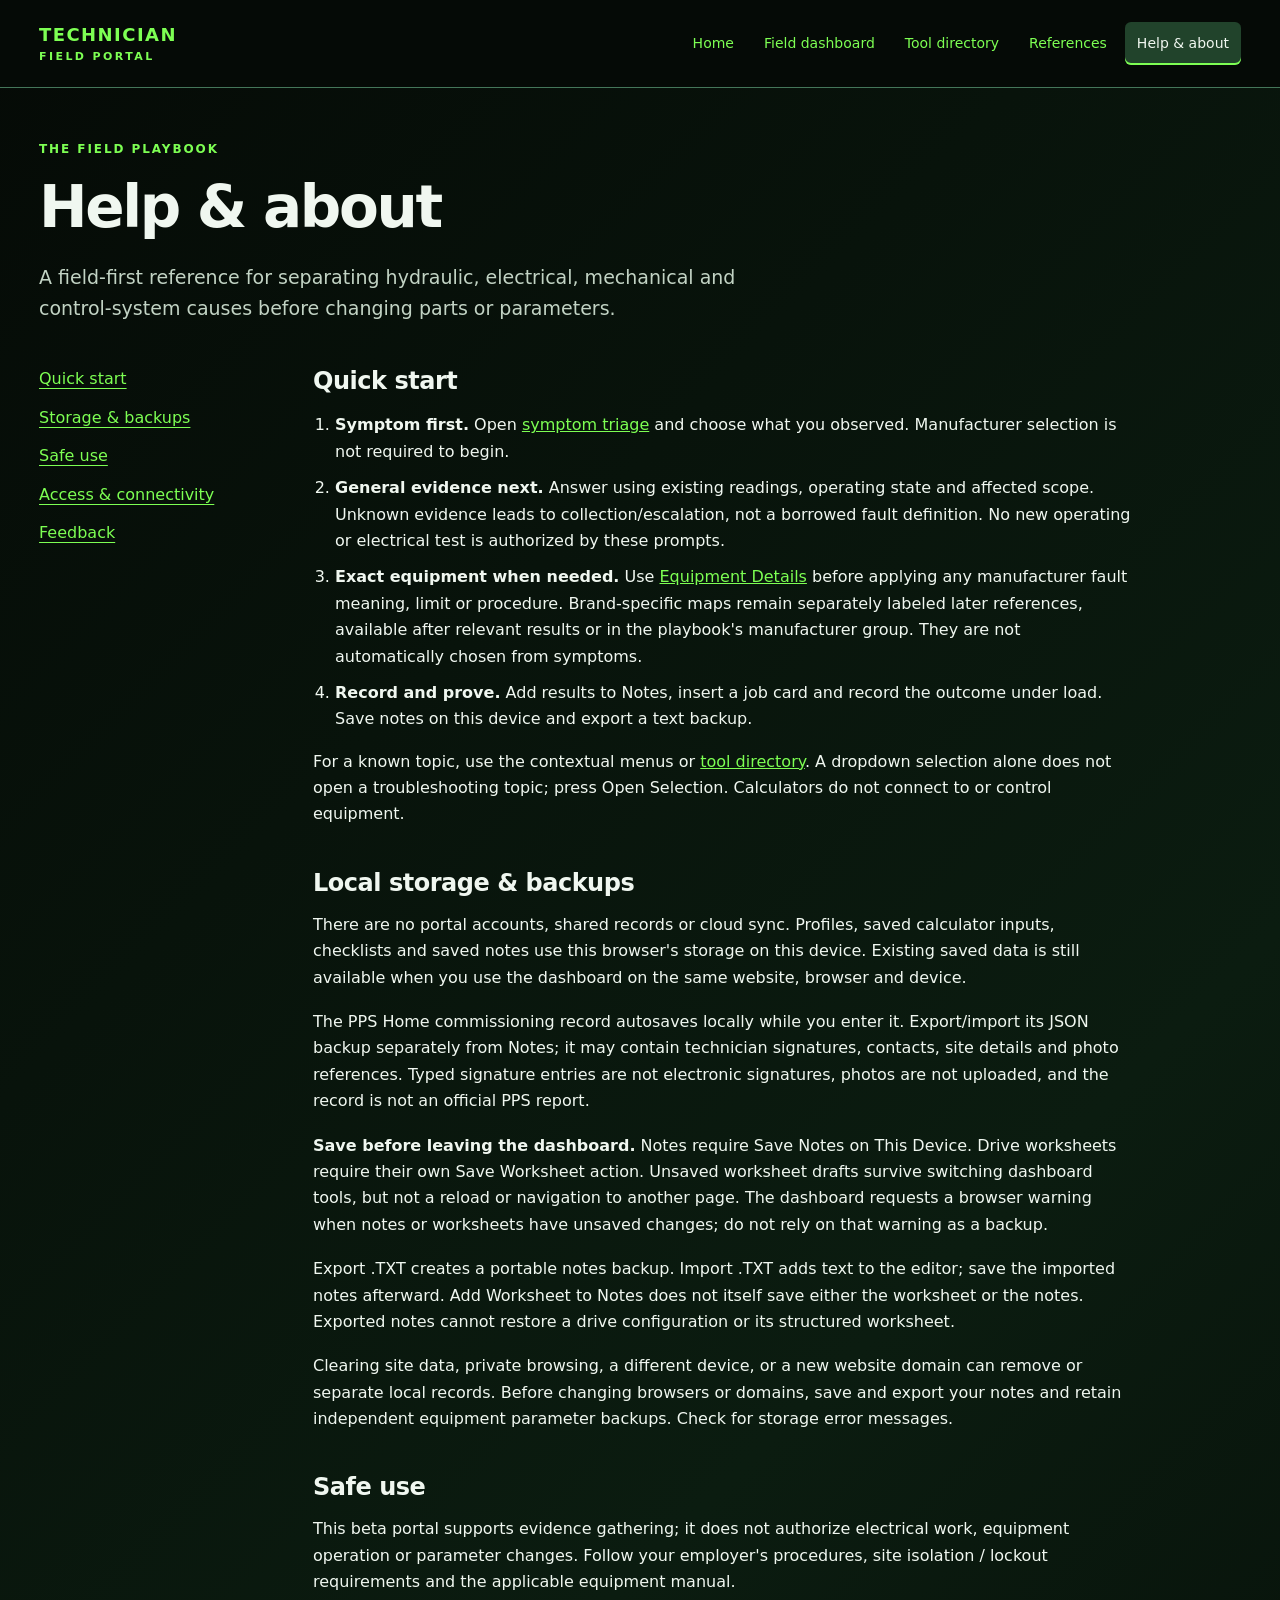
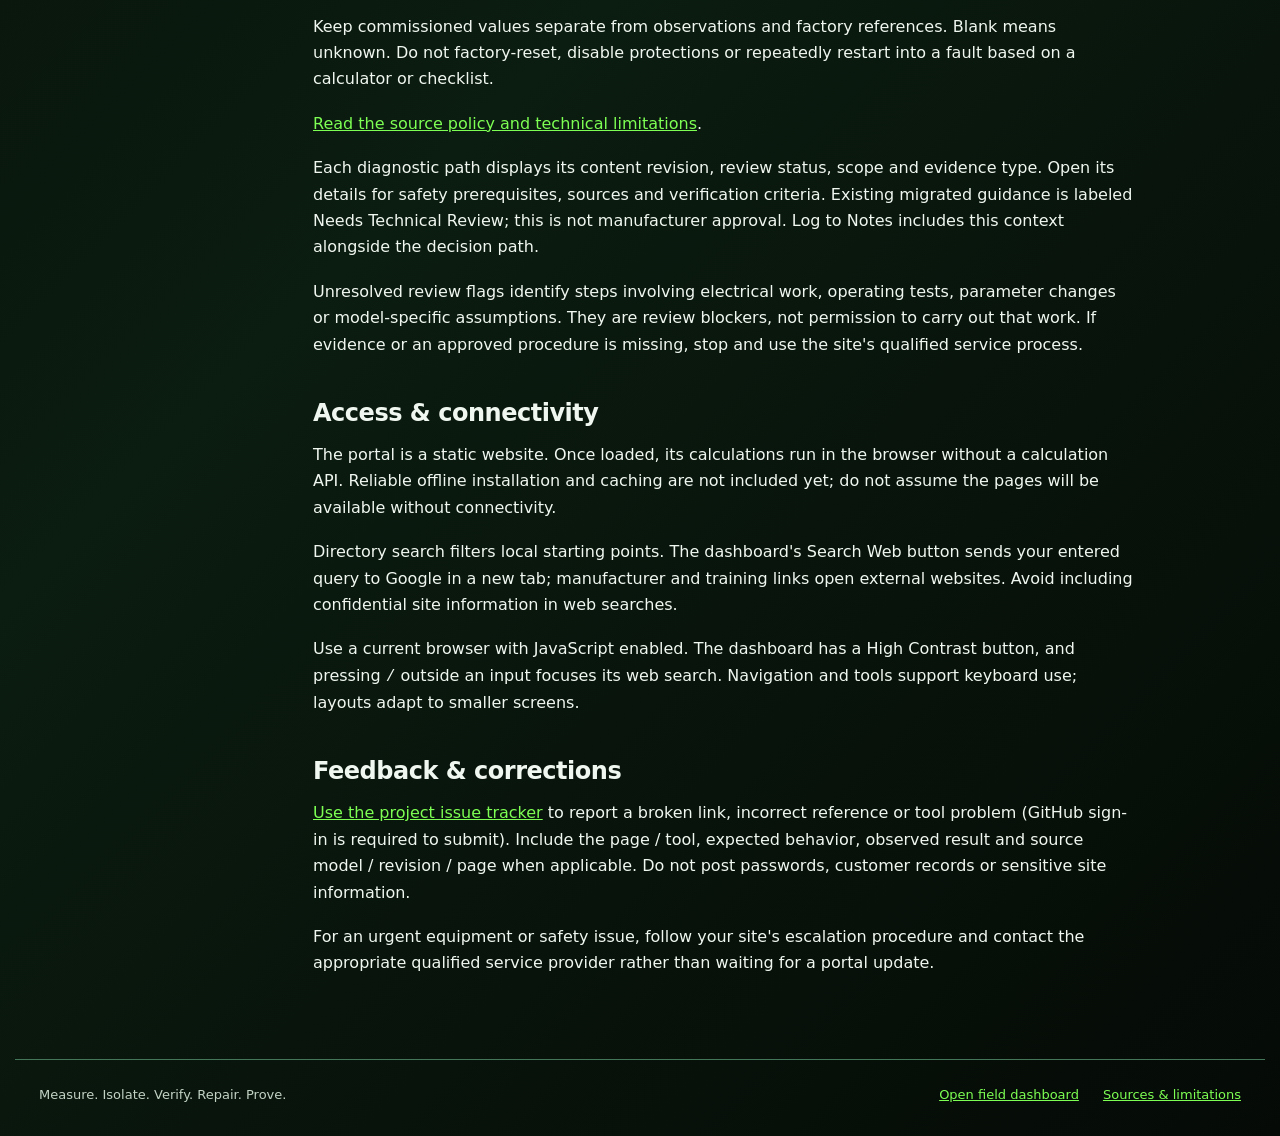
<file: help.html>
<!doctype html>
<html lang="en">
<head>
  <meta charset="utf-8">
  <meta name="viewport" content="width=device-width,initial-scale=1">
  <meta name="description" content="Get started with the Technician Field Portal and understand local storage, backups, safety and feedback.">
  <title>Help &amp; About | Technician Field Portal</title>
  <link rel="stylesheet" href="assets/portal.css">
</head>
<body class="portal-page">
  <a class="skip-link" href="#main">Skip to content</a>
  <header class="site-header"><div class="portal-shell header-inner"><a class="site-brand" href="index.html">TECHNICIAN<span>FIELD PORTAL</span></a><nav class="site-nav" aria-label="Main navigation"><a href="index.html">Home</a><a href="dashboard.html">Field dashboard</a><a href="tools.html">Tool directory</a><a href="references.html">References</a><a href="help.html" aria-current="page">Help &amp; about</a></nav></div></header>
  <main class="portal-shell" id="main">
    <span class="eyebrow">THE FIELD PLAYBOOK</span>
    <h1>Help &amp; about</h1>
    <p class="lead">A field-first reference for separating hydraulic, electrical, mechanical and control-system causes before changing parts or parameters.</p>
    <div class="article-layout portal-section">
      <nav class="article-nav" aria-label="Help topics"><a href="#start">Quick start</a><a href="#storage">Storage &amp; backups</a><a href="#safety">Safe use</a><a href="#access">Access &amp; connectivity</a><a href="#feedback">Feedback</a></nav>
      <div class="article-content">
        <section id="start">
          <h2>Quick start</h2>
          <ol>
            <li><strong>Symptom first.</strong> Open <a href="dashboard.html?technique=triage">symptom triage</a> and choose what you observed. Manufacturer selection is not required to begin.</li>
            <li><strong>General evidence next.</strong> Answer using existing readings, operating state and affected scope. Unknown evidence leads to collection/escalation, not a borrowed fault definition. No new operating or electrical test is authorized by these prompts.</li>
            <li><strong>Exact equipment when needed.</strong> Use <a href="dashboard.html#prof">Equipment Details</a> before applying any manufacturer fault meaning, limit or procedure. Brand-specific maps remain separately labeled later references, available after relevant results or in the playbook's manufacturer group. They are not automatically chosen from symptoms.</li>
            <li><strong>Record and prove.</strong> Add results to Notes, insert a job card and record the outcome under load. Save notes on this device and export a text backup.</li>
          </ol>
          <p>For a known topic, use the contextual menus or <a href="tools.html">tool directory</a>. A dropdown selection alone does not open a troubleshooting topic; press Open Selection. Calculators do not connect to or control equipment.</p>
        </section>
        <section id="storage">
          <h2>Local storage &amp; backups</h2>
          <p>There are no portal accounts, shared records or cloud sync. Profiles, saved calculator inputs, checklists and saved notes use this browser's storage on this device. Existing saved data is still available when you use the dashboard on the same website, browser and device.</p>
          <p>The PPS Home commissioning record autosaves locally while you enter it. Export/import its JSON backup separately from Notes; it may contain technician signatures, contacts, site details and photo references. Typed signature entries are not electronic signatures, photos are not uploaded, and the record is not an official PPS report.</p>
          <p><strong>Save before leaving the dashboard.</strong> Notes require Save Notes on This Device. Drive worksheets require their own Save Worksheet action. Unsaved worksheet drafts survive switching dashboard tools, but not a reload or navigation to another page. The dashboard requests a browser warning when notes or worksheets have unsaved changes; do not rely on that warning as a backup.</p>
          <p>Export .TXT creates a portable notes backup. Import .TXT adds text to the editor; save the imported notes afterward. Add Worksheet to Notes does not itself save either the worksheet or the notes. Exported notes cannot restore a drive configuration or its structured worksheet.</p>
          <p>Clearing site data, private browsing, a different device, or a new website domain can remove or separate local records. Before changing browsers or domains, save and export your notes and retain independent equipment parameter backups. Check for storage error messages.</p>
        </section>
        <section id="safety">
          <h2>Safe use</h2>
          <p>This beta portal supports evidence gathering; it does not authorize electrical work, equipment operation or parameter changes. Follow your employer's procedures, site isolation / lockout requirements and the applicable equipment manual.</p>
          <p>Keep commissioned values separate from observations and factory references. Blank means unknown. Do not factory-reset, disable protections or repeatedly restart into a fault based on a calculator or checklist.</p>
          <p><a href="references.html#source-policy">Read the source policy and technical limitations</a>.</p>
          <p>Each diagnostic path displays its content revision, review status, scope and evidence type. Open its details for safety prerequisites, sources and verification criteria. Existing migrated guidance is labeled Needs Technical Review; this is not manufacturer approval. Log to Notes includes this context alongside the decision path.</p>
          <p>Unresolved review flags identify steps involving electrical work, operating tests, parameter changes or model-specific assumptions. They are review blockers, not permission to carry out that work. If evidence or an approved procedure is missing, stop and use the site's qualified service process.</p>
        </section>
        <section id="access">
          <h2>Access &amp; connectivity</h2>
          <p>The portal is a static website. Once loaded, its calculations run in the browser without a calculation API. Reliable offline installation and caching are not included yet; do not assume the pages will be available without connectivity.</p>
          <p>Directory search filters local starting points. The dashboard's Search Web button sends your entered query to Google in a new tab; manufacturer and training links open external websites. Avoid including confidential site information in web searches.</p>
          <p>Use a current browser with JavaScript enabled. The dashboard has a High Contrast button, and pressing <kbd>/</kbd> outside an input focuses its web search. Navigation and tools support keyboard use; layouts adapt to smaller screens.</p>
        </section>
        <section id="feedback">
          <h2>Feedback &amp; corrections</h2>
          <p><a href="https://github.com/PyroRatzNestor/pyroratznestor.github.io/issues">Use the project issue tracker</a> to report a broken link, incorrect reference or tool problem (GitHub sign-in is required to submit). Include the page / tool, expected behavior, observed result and source model / revision / page when applicable. Do not post passwords, customer records or sensitive site information.</p>
          <p>For an urgent equipment or safety issue, follow your site's escalation procedure and contact the appropriate qualified service provider rather than waiting for a portal update.</p>
        </section>
      </div>
    </div>
  </main>
  <footer class="site-footer portal-shell"><p>Measure. Isolate. Verify. Repair. Prove.</p><a href="dashboard.html">Open field dashboard</a><a href="references.html#source-policy">Sources &amp; limitations</a></footer>
</body>
</html>
</file>
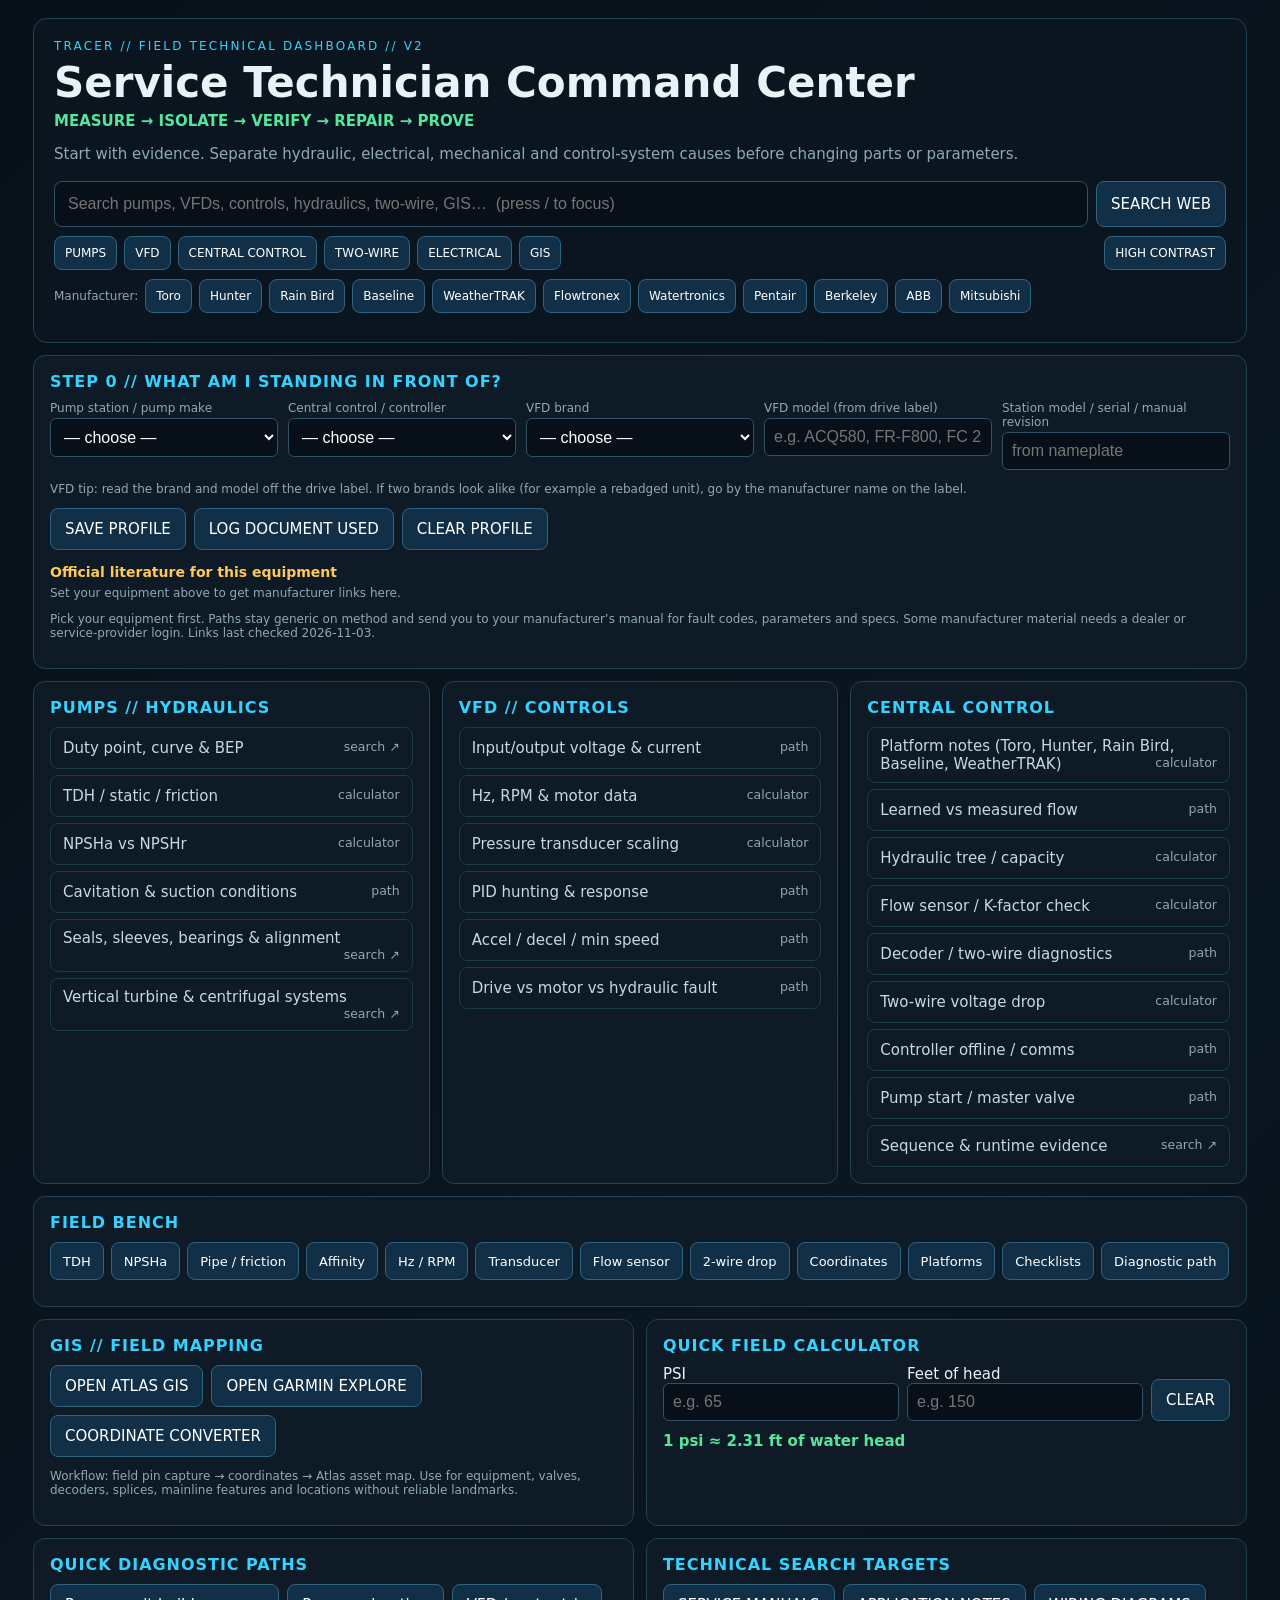
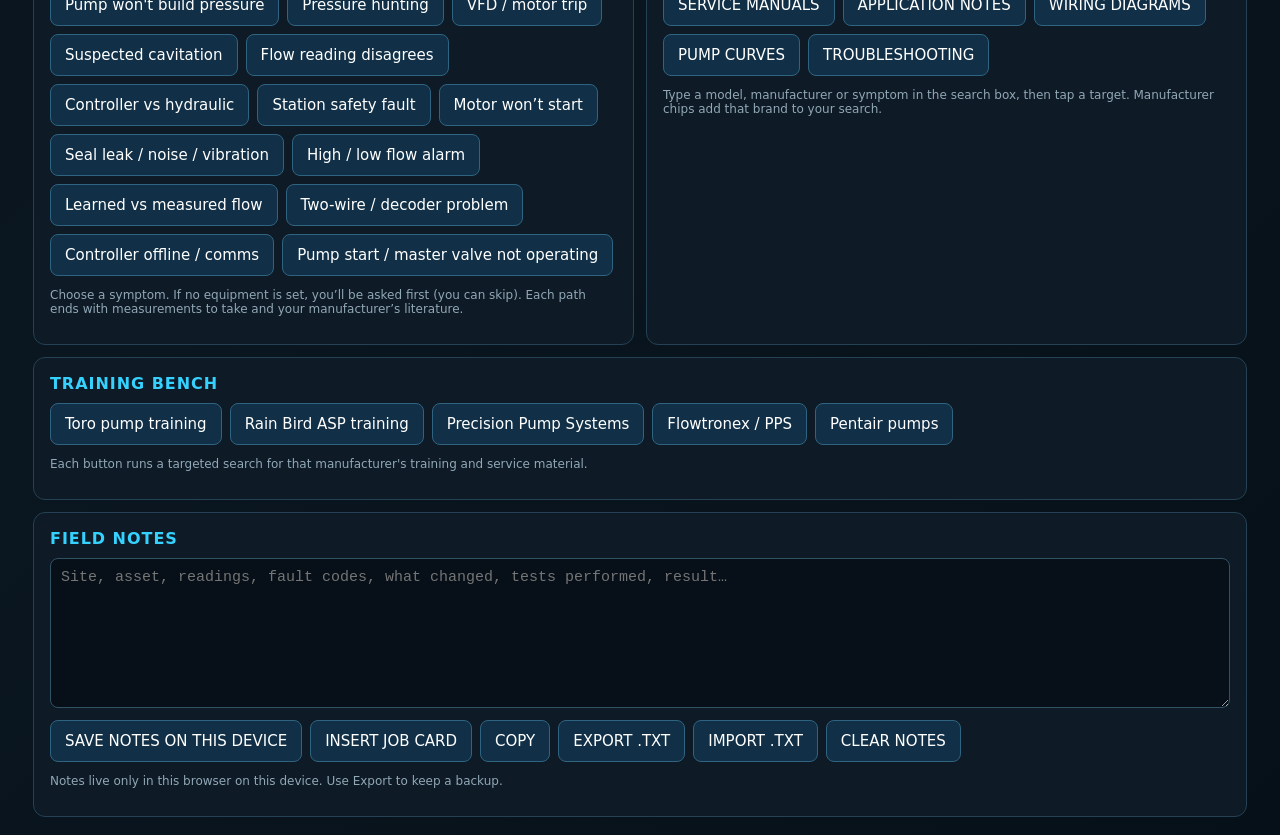
<file: index (1).html>
<!doctype html><html lang="en"><head><meta charset="utf-8"><meta name="viewport" content="width=device-width,initial-scale=1"><title>Tracer Field Technical Dashboard V2</title><style>
:root{--bg:#081018;--panel:#0e1a25;--line:#244254;--cyan:#35d2ff;--green:#55e69d;--amber:#ffc857;--red:#ff7b7b;--text:#e8f2f7;--muted:#91a8b6;--inp:#071018}
body.hc{--bg:#000;--panel:#000;--line:#fff;--cyan:#fff;--green:#7dff7d;--amber:#ffe14d;--text:#fff;--muted:#ddd;--inp:#000}
*{box-sizing:border-box}body{margin:0;background:linear-gradient(135deg,#071019,#0a1620 55%,#061018);color:var(--text);font:15px system-ui,Segoe UI,Arial,sans-serif}body.hc{background:#000}
.wrap{max-width:1250px;margin:auto;padding:18px}.top{border:1px solid var(--line);background:#0a151f;padding:20px;border-radius:14px}body.hc .top{background:#000}
.tag{color:var(--cyan);letter-spacing:.18em;font-size:12px}.title{margin:5px 0;font-size:clamp(24px,4vw,42px)}.motto{color:var(--green);font-weight:700}.sub{color:var(--muted)}
.search{display:flex;gap:8px;margin-top:18px}.search input{flex:1;background:var(--inp);border:1px solid #315264;color:white;padding:13px;border-radius:8px;font-size:16px}
.btn,button{background:#113047;color:#fff;border:1px solid #2f6481;padding:11px 14px;border-radius:8px;cursor:pointer;text-decoration:none;font:inherit;min-height:42px}
body.hc .btn,body.hc button{background:#000;border-color:#fff}
.btn:hover,button:hover{border-color:var(--cyan)}button.on{border-color:var(--green);color:var(--green)}
.filters{display:flex;gap:7px;flex-wrap:wrap;margin-top:9px;align-items:center}.filters button{padding:7px 10px;font-size:12px;min-height:34px}
.grid{display:grid;grid-template-columns:repeat(12,1fr);gap:12px;margin-top:12px}.card{grid-column:span 4;background:var(--panel);border:1px solid var(--line);border-radius:12px;padding:16px}.wide{grid-column:span 6}.full{grid-column:1/-1}
.card h2{font-size:16px;margin:0 0 10px;color:var(--cyan);letter-spacing:.06em}.card h3{font-size:14px;margin:14px 0 6px;color:var(--amber)}
.items{display:flex;flex-direction:column;gap:6px}.items button{text-align:left;background:transparent;border-color:#1d3a4b;padding:9px 12px;color:#c9d8e0}.items button:hover{background:#113047}
.items button small{color:var(--muted);float:right;margin-left:8px}
.links{display:flex;flex-wrap:wrap;gap:8px}.calc{display:grid;grid-template-columns:1fr 1fr auto;gap:8px;align-items:end}
.calc input,.fld input,.fld select{width:100%;padding:9px;background:var(--inp);color:#fff;border:1px solid #315264;border-radius:6px;font-size:16px}
.result{color:var(--green);font-weight:700;margin-top:9px;line-height:1.5}.warn{color:var(--amber)}.bad{color:var(--red)}
.note{width:100%;min-height:150px;background:var(--inp);color:white;border:1px solid #315264;border-radius:8px;padding:10px;font-size:15px}
.small{font-size:12px;color:var(--muted)}.fields{display:grid;grid-template-columns:repeat(auto-fit,minmax(170px,1fr));gap:10px;margin-top:10px}.fld label{display:block;font-size:12px;color:var(--muted);margin-bottom:3px}
.tabs{display:flex;flex-wrap:wrap;gap:7px;margin-bottom:10px}.tabs button{padding:8px 12px;font-size:13px;min-height:38px}
.q{font-size:17px;margin:10px 0}.opts{display:flex;flex-direction:column;gap:8px}.opts button{text-align:left}
.res{border:1px solid var(--green);border-radius:10px;padding:12px;margin-top:8px}.res b{color:var(--green)}.res ul{margin:6px 0 6px 18px;padding:0}
.chk label{display:flex;gap:10px;align-items:flex-start;padding:8px 0;border-bottom:1px solid #1d3a4b}.chk input{width:22px;height:22px;flex:none}
.safety{border-left:3px solid var(--amber);padding:6px 10px;margin:10px 0;color:var(--amber);font-size:13px}
@media(max-width:850px){.card,.wide{grid-column:1/-1}.calc{grid-template-columns:1fr}.search{flex-direction:column}}
</style></head><body><div class="wrap">

<section class="top"><div class="tag">TRACER // FIELD TECHNICAL DASHBOARD // V2</div><h1 class="title">Service Technician Command Center</h1><div class="motto">MEASURE → ISOLATE → VERIFY → REPAIR → PROVE</div><p class="sub">Start with evidence. Separate hydraulic, electrical, mechanical and control-system causes before changing parts or parameters.</p>
<form id="searchForm" class="search"><input id="q" aria-label="Technical web search" placeholder="Search pumps, VFDs, controls, hydraulics, two-wire, GIS…  (press / to focus)"><button>SEARCH WEB</button></form>
<div class="filters"><button type="button" data-suffix="pump service manual troubleshooting">PUMPS</button><button type="button" data-suffix="VFD pump PID troubleshooting manual">VFD</button><button type="button" data-suffix="central control irrigation technical troubleshooting">CENTRAL CONTROL</button><button type="button" data-suffix="two wire decoder irrigation troubleshooting">TWO-WIRE</button><button type="button" data-suffix="motor electrical troubleshooting application note">ELECTRICAL</button><button type="button" data-suffix="GIS field mapping irrigation">GIS</button><button type="button" id="hc" style="margin-left:auto">HIGH CONTRAST</button></div>
<div class="filters" id="mfr"><span class="small">Manufacturer:</span></div>
<div class="filters" id="recent"></div></section>

<div class="grid">
<section class="card full" id="prof"><h2>STEP 0 // WHAT AM I STANDING IN FRONT OF?</h2>
<div class="fields">
<div class="fld"><label for="pf_make">Pump station / pump make</label><select id="pf_make"></select></div>
<div class="fld"><label for="pf_ctrl">Central control / controller</label><select id="pf_ctrl"></select></div>
<div class="fld"><label for="pf_vfdb">VFD brand</label><select id="pf_vfdb"></select></div>
<div class="fld"><label for="pf_vfd">VFD model (from drive label)</label><input id="pf_vfd" type="text" placeholder="e.g. ACQ580, FR-F800, FC 202, ATV630"></div>
<div class="fld"><label for="pf_model">Station model / serial / manual revision</label><input id="pf_model" type="text" placeholder="from nameplate"></div></div>
<p class="small">VFD tip: read the brand and model off the drive label. If two brands look alike (for example a rebadged unit), go by the manufacturer name on the label.</p><div class="links" style="margin-top:10px"><button type="button" id="pf_save">SAVE PROFILE</button><button type="button" id="pf_doc">LOG DOCUMENT USED</button><button type="button" id="pf_clear">CLEAR PROFILE</button></div>
<h3>Official literature for this equipment</h3><div class="links" id="lit_main"></div>
<p class="small" id="pf_note">Pick your equipment first. Paths stay generic on method and send you to your manufacturer’s manual for fault codes, parameters and specs. Some manufacturer material needs a dealer or service-provider login. Links last checked 2026-11-03.</p></section>

<section class="card"><h2>PUMPS // HYDRAULICS</h2><div class="items" id="c1"></div></section>
<section class="card"><h2>VFD // CONTROLS</h2><div class="items" id="c2"></div></section>
<section class="card"><h2>CENTRAL CONTROL</h2><div class="items" id="c3"></div></section>

<section class="card full" id="benchCard"><h2>FIELD BENCH</h2><div class="tabs" id="tabs"></div><div id="bench"></div></section>

<section class="card wide"><h2>GIS // FIELD MAPPING</h2><div class="links"><a class="btn" href="https://app.atlas.co/" target="_blank" rel="noopener">OPEN ATLAS GIS</a><a class="btn" href="https://explore.garmin.com/" target="_blank" rel="noopener">OPEN GARMIN EXPLORE</a><button type="button" data-tool="coords">COORDINATE CONVERTER</button></div><p class="small">Workflow: field pin capture → coordinates → Atlas asset map. Use for equipment, valves, decoders, splices, mainline features and locations without reliable landmarks.</p></section>

<section class="card wide"><h2>QUICK FIELD CALCULATOR</h2><div class="calc"><label>PSI<input id="psi" type="number" step="any" placeholder="e.g. 65"></label><label>Feet of head<input id="ft" type="number" step="any" placeholder="e.g. 150"></label><button id="clear" type="button">CLEAR</button></div><div id="calcOut" class="result" aria-live="polite">1 psi ≈ 2.31 ft of water head</div></section>

<section class="card wide"><h2>QUICK DIAGNOSTIC PATHS</h2><div class="links" id="diagBtns"></div><p id="diagOut" class="small" aria-live="polite">Choose a symptom. If no equipment is set, you’ll be asked first (you can skip). Each path ends with measurements to take and your manufacturer’s literature.</p></section>

<section class="card wide"><h2>TECHNICAL SEARCH TARGETS</h2><div class="links"><button type="button" data-target="manufacturer service manual PDF">SERVICE MANUALS</button><button type="button" data-target="manufacturer application note technical bulletin PDF">APPLICATION NOTES</button><button type="button" data-target="wiring diagram service manual PDF">WIRING DIAGRAMS</button><button type="button" data-target="pump curve PDF">PUMP CURVES</button><button type="button" data-target="manufacturer troubleshooting guide PDF">TROUBLESHOOTING</button></div><p id="tgtOut" class="small">Type a model, manufacturer or symptom in the search box, then tap a target. Manufacturer chips add that brand to your search.</p></section>

<section class="card full"><h2>TRAINING BENCH</h2><div class="links" id="train"></div><p class="small">Each button runs a targeted search for that manufacturer's training and service material.</p></section>

<section class="card full"><h2>FIELD NOTES</h2><textarea class="note" id="notes" placeholder="Site, asset, readings, fault codes, what changed, tests performed, result…"></textarea>
<div class="links" style="margin-top:8px"><button id="save" type="button">SAVE NOTES ON THIS DEVICE</button><button id="jobcard" type="button">INSERT JOB CARD</button><button id="copy" type="button">COPY</button><button id="export" type="button">EXPORT .TXT</button><button id="import" type="button">IMPORT .TXT</button><button id="erase" type="button">CLEAR NOTES</button><input id="file" type="file" accept=".txt,text/plain" hidden></div><p id="noteStatus" class="small" aria-live="polite"></p>
<p class="small">Notes live only in this browser on this device. Use Export to keep a backup.</p></section>
</div></div>

<script>
(()=>{
const $=s=>document.querySelector(s),$$=s=>[...document.querySelectorAll(s)];
const q=$('#q');
const store={get(k,d){try{const v=localStorage.getItem(k);return v==null?d:JSON.parse(v)}catch(e){return d}},set(k,v){try{localStorage.setItem(k,JSON.stringify(v))}catch(e){}}};
const esc=s=>String(s).replace(/[&<>"]/g,c=>({'&':'&amp;','<':'&lt;','>':'&gt;','"':'&quot;'}[c]));

/* ---------- search ---------- */
let brand='';
const go=s=>{s=s.trim();if(!s)return;window.open('https://www.google.com/search?q='+encodeURIComponent(s),'_blank','noopener');
 const r=store.get('tracerRecent',[]).filter(x=>x!==s);r.unshift(s);store.set('tracerRecent',r.slice(0,6));drawRecent()};
function drawRecent(){const r=store.get('tracerRecent',[]);const el=$('#recent');el.innerHTML=r.length?'<span class="small">Recent:</span>':'';
 r.forEach(t=>{const b=document.createElement('button');b.type='button';b.textContent=t.length>38?t.slice(0,36)+'…':t;b.title=t;b.onclick=()=>{q.value=t;go(t)};el.appendChild(b)})}
const withBrand=s=>((brand?brand+' ':'')+s).trim();
$('#searchForm').addEventListener('submit',e=>{e.preventDefault();go(withBrand(q.value))});
$$('[data-suffix]').forEach(b=>b.addEventListener('click',()=>go(withBrand(q.value+' '+b.dataset.suffix))));
$$('[data-target]').forEach(b=>b.addEventListener('click',()=>{if(!q.value.trim()&&!brand){$('#tgtOut').textContent='Type a model or symptom first (or pick a manufacturer chip), then tap again.';q.focus();return}$('#tgtOut').textContent='Searching: '+withBrand(q.value+' '+b.dataset.target);go(withBrand(q.value+' '+b.dataset.target))}));
['Toro','Hunter','Rain Bird','Baseline','WeatherTRAK','Flowtronex','Watertronics','Pentair','Berkeley','ABB','Mitsubishi'].forEach(n=>{const b=document.createElement('button');b.type='button';b.textContent=n;b.onclick=()=>{brand=brand===n?'':n;$$('#mfr button').forEach(x=>x.classList.toggle('on',x.textContent===brand))};$('#mfr').appendChild(b)});
document.addEventListener('keydown',e=>{if(e.key==='/'&&!/INPUT|TEXTAREA|SELECT/.test(document.activeElement.tagName)){e.preventDefault();q.focus()}});
$('#hc').onclick=()=>{document.body.classList.toggle('hc');store.set('tracerHC',document.body.classList.contains('hc'))};
if(store.get('tracerHC',false))document.body.classList.add('hc');

/* ---------- info cards: every item is a button ---------- */
const cards={
c1:[['Duty point, curve & BEP','search','pump duty point operating point best efficiency point BEP pump curve explained'],['TDH / static / friction','tool','tdh'],['NPSHa vs NPSHr','tool','npsh'],['Cavitation & suction conditions','flow','cav'],['Seals, sleeves, bearings & alignment','search','centrifugal pump mechanical seal shaft sleeve bearing alignment service manual'],['Vertical turbine & centrifugal systems','search','vertical turbine pump irrigation troubleshooting service manual']],
c2:[['Input/output voltage & current','flow','trip'],['Hz, RPM & motor data','tool','hz'],['Pressure transducer scaling','tool','xdcr'],['PID hunting & response','flow','hunt'],['Accel / decel / min speed','flow','trip'],['Drive vs motor vs hydraulic fault','flow','wont']],
c3:[['Platform notes (Toro, Hunter, Rain Bird, Baseline, WeatherTRAK)','tool','plat'],['Learned vs measured flow','flow','lflow'],['Hydraulic tree / capacity','tool','pipe'],['Flow sensor / K-factor check','tool','flowcal'],['Decoder / two-wire diagnostics','flow','tw'],['Two-wire voltage drop','tool','twvd'],['Controller offline / comms','flow','comm'],['Pump start / master valve','flow','pstart'],['Sequence & runtime evidence','search','central control irrigation runtime history flow alarm troubleshooting']]};
const tag={search:'search ↗',tool:'calculator',flow:'path'};
Object.entries(cards).forEach(([id,arr])=>arr.forEach(([t,k,v])=>{const b=document.createElement('button');b.type='button';b.innerHTML=esc(t)+'<small>'+tag[k]+'</small>';
 b.onclick=()=>{if(k==='search')go(withBrand(v));else if(k==='tool')openTool(v,true);else openFlow(v,true)};$('#'+id).appendChild(b)}));

/* ---------- quick psi/ft (original) ---------- */
const psi=$('#psi'),ft=$('#ft'),out=$('#calcOut');
psi.addEventListener('input',()=>{const v=parseFloat(psi.value);if(Number.isFinite(v)){ft.value=(v*2.31).toFixed(2);out.textContent=v+' psi ≈ '+ft.value+' ft of head'}});
ft.addEventListener('input',()=>{const v=parseFloat(ft.value);if(Number.isFinite(v)){psi.value=(v/2.31).toFixed(2);out.textContent=v+' ft ≈ '+psi.value+' psi'}});
$('#clear').onclick=()=>{psi.value='';ft.value='';out.textContent='1 psi ≈ 2.31 ft of water head'};

/* ---------- calculators ---------- */
const f1=(x,d=1)=>Number.isFinite(x)?x.toFixed(d):'—';
const tools={
tdh:{name:'TDH',fields:[['zs','Static suction head, ft (+flooded / −lift)',0],['zd','Discharge point height above pump, ft',100],['hf','Total friction + minor losses, ft',20],['p','Required pressure at end point, psi',65]],
 calc:v=>{const tdh=(v.zd-v.zs)+v.hf+v.p*2.31;return `TDH ≈ <b>${f1(tdh)} ft</b> (${f1(tdh/2.31)} psi equivalent)<br><span class="small">Static ${f1(v.zd-v.zs)} ft + friction ${f1(v.hf)} ft + pressure ${f1(v.p*2.31)} ft. Fresh water, SG 1.0. Plot this flow/TDH point on the pump curve.</span>`}},
npsh:{name:'NPSHa',fields:[['el','Site elevation, ft',700],['tf','Water temperature, °F',68],['hs','Static suction head, ft (+flooded / −lift)',-8],['hf','Suction friction + fittings, ft',2],['r','NPSHr from pump curve at this flow, ft (optional)','']],
 calc:v=>{const pa=14.696*Math.pow(1-6.8754e-6*v.el,5.2559),tc=(v.tf-32)/1.8,pv=Math.pow(10,8.07131-1730.63/(233.426+tc))*0.0193368;
  const ha=pa*2.31,hv=pv*2.31,na=ha+v.hs-hv-v.hf;let s=`Atmospheric ${f1(ha)} ft − vapor ${f1(hv,2)} ft ${v.hs>=0?'+':'−'} static ${f1(Math.abs(v.hs))} ft − friction ${f1(v.hf)} ft<br>NPSHa ≈ <b>${f1(na)} ft</b>`;
  if(Number.isFinite(v.r)&&v.r>0){const m=na-v.r;s+=`<br>Margin over NPSHr: <b class="${m<3?'bad':m<5?'warn':''}">${f1(m)} ft</b> `+(m<=0?'— cavitation expected':m<3?'— thin margin':m<5?'— marginal; many references want more':'— adequate by common practice')}
  if(tc<1||tc>100)s+='<br><span class="warn">Temperature outside 33–212°F: vapor pressure formula not valid.</span>';
  return s+'<br><span class="small">Uses standard-atmosphere pressure for elevation (not today’s barometer). Confirm margin requirements with the pump manufacturer.</span>'}},
pipe:{name:'Pipe velocity / friction',fields:[['gpm','Flow, gpm',100],['d','Inside diameter, in',4.0],['c','Hazen-Williams C (PVC≈150, steel≈100–120)',150],['len','Pipe length, ft',500]],
 calc:v=>{const vel=0.4085*v.gpm/(v.d*v.d),h=0.2083*Math.pow(100/v.c,1.852)*Math.pow(v.gpm,1.852)/Math.pow(v.d,4.8655),tot=h*v.len/100;
  return `Velocity <b class="${vel>7?'warn':''}">${f1(vel,2)} ft/s</b>${vel>5?' (above common 5 ft/s guidance; check surge)':''}<br>Friction <b>${f1(h,2)} ft per 100 ft</b> = <b>${f1(tot)} ft</b> over ${v.len} ft (${f1(tot/2.31)} psi)<br><span class="small">Hazen-Williams for water; use actual inside diameter, not nominal size. Add fittings separately.</span>`}},
affinity:{name:'Affinity laws',fields:[['n1','Speed 1 (Hz or RPM)',60],['n2','Speed 2 (same units)',48],['q1','Flow 1, gpm',200],['h1','Head 1, ft',150],['p1','Power 1, hp',10]],
 calc:v=>{const r=v.n2/v.n1;return `Speed ratio <b>${f1(r,3)}</b><br>Flow ≈ <b>${f1(v.q1*r)} gpm</b> · Head ≈ <b>${f1(v.h1*r*r)} ft</b> · Power ≈ <b>${f1(v.p1*r*r*r,2)} hp</b><br><span class="small">Valid for the same pump and system curve shape; static head in the system shifts the real operating point. Verify on the curve.</span>`}},
hz:{name:'VFD Hz / RPM',fields:[['hz','Frequency, Hz',60],['poles','Motor poles (2, 4, 6…)',2],['slip','Slip, % (nameplate-based, optional)',2.5]],
 calc:v=>{const sync=120*v.hz/v.poles,act=sync*(1-v.slip/100);return `Synchronous <b>${f1(sync,0)} RPM</b> · approx. running <b>${f1(act,0)} RPM</b> at ${v.slip}% slip<br><span class="small">Check actual speed with a tach against nameplate RPM; slip varies with load.</span>`}},
xdcr:{name:'Transducer scaling',fields:[['lo','Sensor range low, psi',0],['hi','Sensor range full scale, psi',100],['ma','Measured signal, mA (4–20)',12],['gauge','Reference gauge, psi (optional)','']],
 calc:v=>{const p=v.lo+(v.ma-4)/16*(v.hi-v.lo);let s=`Signal ${v.ma} mA ⇒ <b>${f1(p)} psi</b>`;if(Number.isFinite(v.gauge)){const e=p-v.gauge;s+=`<br>Difference from gauge: <b class="${Math.abs(e)>2?'warn':''}">${f1(e)} psi</b> `+(Math.abs(e)>2?'— check range settings, zero/span, wiring, gauge accuracy':'')}
  if(v.ma<3.8||v.ma>20.5)s+='<br><span class="bad">Signal outside 4–20 mA: open loop, short or sensor fault.</span>';return s}},
flowcal:{name:'Flow sensor check',fields:[['kf','K-factor, pulses per gallon (see meter manual)',10],['n','Pulses counted',500],['t','Time counted, seconds',60],['ref','Reference flow, gpm (optional)','']],
 calc:v=>{const gpm=(v.n/v.kf)/v.t*60;let s2=`Measured flow <b>${f1(gpm,1)} gpm</b> (${f1(v.n/v.t,2)} pulses/s)`;if(Number.isFinite(v.ref)&&v.ref>0){const e=(gpm-v.ref)/v.ref*100;s2+=`<br>Versus reference ${f1(v.ref,1)} gpm: <b class="${Math.abs(e)>5?'warn':''}">${f1(e,1)}%</b>`+(Math.abs(e)>5?' — check K-factor/units, installation and the reference itself':'')}
  return s2+'<br><span class="small">Some meters give gallons per pulse instead of pulses per gallon; use the form in your meter manual. Count pulses at the controller input to test the scaling.</span>'}},
twvd:{name:'Two-wire voltage drop',fields:[['awg','Wire gauge, AWG (10, 12, 14, 16 or 18)',14],['len','One-way run length to the far decoder, ft',2000],['ma','Total load current on the run, mA',300],['vs','Line voltage at controller, V (optional)','']],
 calc:v=>{const R={10:0.9989,12:1.588,14:2.525,16:4.016,18:6.385}[v.awg];if(!R)return'Use AWG 10, 12, 14, 16 or 18.';const rl=R*(2*v.len/1000),d=v.ma/1000*rl;let s2=`Loop resistance <b>${f1(rl,1)} Ω</b> · worst-case drop <b>${f1(d,2)} V</b>`;
  if(Number.isFinite(v.vs)&&v.vs>0)s2+=`<br>Voltage left at the far end ≈ <b>${f1(v.vs-d,1)} V</b>`;
  return s2+'<br><span class="small">Copper at about 20°C, current at the far end (worst case). Warm cable has higher resistance. Compare with the decoder system’s minimum voltage and maximum run limits in your manufacturer’s manual; it is a rough screening estimate.</span>'}},
coords:{name:'Coordinates',fields:[['lat','Latitude (decimal degrees)',33.0],['lon','Longitude (decimal degrees)',-97.0]],
 calc:v=>{const f=(x,pos,neg)=>{const a=Math.abs(x),d=Math.floor(a),m=(a-d)*60,mi=Math.floor(m),s=(m-mi)*60;return{dd:x.toFixed(6),ddm:`${d}° ${m.toFixed(4)}′ ${x<0?neg:pos}`,dms:`${d}° ${mi}′ ${s.toFixed(2)}″ ${x<0?neg:pos}`}},a=f(v.lat,'N','S'),b=f(v.lon,'E','W');
  const dd=a.dd+', '+b.dd;return `Decimal: <b>${dd}</b><br>Deg–decimal min: ${a.ddm}, ${b.ddm}<br>DMS: ${a.dms}, ${b.dms}<br><button type="button" id="cpc" style="margin-top:8px">COPY DECIMAL</button><span class="small"> Paste decimal degrees into Atlas.</span>`}}
};
const tabsDef=[['tdh','TDH'],['npsh','NPSHa'],['pipe','Pipe / friction'],['affinity','Affinity'],['hz','Hz / RPM'],['xdcr','Transducer'],['flowcal','Flow sensor'],['twvd','2-wire drop'],['coords','Coordinates'],['plat','Platforms'],['check','Checklists'],['flow','Diagnostic path']];
let cur='';
function setTabs(){$('#tabs').innerHTML='';tabsDef.forEach(([k,n])=>{const b=document.createElement('button');b.type='button';b.textContent=n;b.classList.toggle('on',k===cur);b.onclick=()=>k==='check'?openCheck():k==='flow'?openFlow('wont',true):k==='plat'?openPlat(true):openTool(k,true);$('#tabs').appendChild(b)})}
function scrollBench(s){if(s)$('#benchCard').scrollIntoView({behavior:'smooth',block:'start'})}
function openTool(k,s){if(k==='plat'){openPlat(s);return}cur=k;setTabs();const t=tools[k];const saved=store.get('tracerTool_'+k,{});
 $('#bench').innerHTML='<h3>'+esc(t.name)+'</h3><div class="fields">'+t.fields.map(([id,l,d])=>`<div class="fld"><label for="f_${id}">${esc(l)}</label><input id="f_${id}" type="number" step="any" inputmode="decimal" value="${saved[id]!==undefined?saved[id]:d}"></div>`).join('')+'</div><div class="result" id="toolOut" aria-live="polite"></div><div class="links" style="margin-top:8px"><button type="button" id="toNotes">ADD RESULT TO NOTES</button></div>';
 const run=()=>{const v={},sv={};t.fields.forEach(([id])=>{const el=$('#f_'+id);v[id]=el.value===''?NaN:parseFloat(el.value);sv[id]=el.value});store.set('tracerTool_'+k,sv);
  if(Object.entries(v).some(([id,x])=>!Number.isFinite(x)&&!['r','gauge','ref','vs'].includes(id))){$('#toolOut').innerHTML='Enter all values.';return}
  $('#toolOut').innerHTML=t.calc(v);const c=$('#cpc');if(c)c.onclick=()=>{navigator.clipboard&&navigator.clipboard.writeText(v.lat.toFixed(6)+', '+v.lon.toFixed(6));c.textContent='COPIED'}};
 $$('#bench input').forEach(i=>i.addEventListener('input',run));run();
 $('#toNotes').onclick=()=>{appendNote('['+t.name+'] '+$('#toolOut').innerText.replace(/\s*\n\s*/g,' | ').replace(/COPY DECIMAL.*$/,'').trim());};scrollBench(s)}

/* ---------- checklists ---------- */
const lists={'Pump startup / commissioning':['Lockout/tagout released, area clear','Motor nameplate data matches drive parameters','Rotation verified (bump test)','Suction valves open; pump primed / vented','Suction and discharge gauge readings recorded','Voltage L-L (all three) and amps per phase recorded','Operating flow, pressure and Hz recorded and compared to curve','No unusual noise, vibration, leaks or seal weeping','Setpoint, ramps and alarms checked and documented'],
'Motor megger log':['Power off, locked out, verified dead with meter','Motor leads disconnected from drive/starter','Phase-to-ground readings recorded (all three)','Test voltage and duration recorded','Winding temperature / conditions noted','Compare against manufacturer value and previous readings','Reconnect, torque terminals, record result in notes'],
'Pump teardown':['Lockout/tagout, isolate and drain','Photograph assembly and mark orientation','Measure/record impeller clearances and shaft runout','Inspect seal faces, sleeve, bearings, wear rings','Record part numbers and wear findings','Reassemble to manufacturer torque and clearance specs','Run test: pressure, flow, amps, leaks, temperature']};
function openCheck(){cur='check';setTabs();const st=store.get('tracerChecks',{});$('#bench').innerHTML=Object.entries(lists).map(([n,items],i)=>`<h3>${esc(n)}</h3><div class="chk">${items.map((t,j)=>`<label><input type="checkbox" data-k="${i}_${j}" ${st[i+'_'+j]?'checked':''}><span>${esc(t)}</span></label>`).join('')}</div><button type="button" data-reset="${i}" style="margin-top:6px">RESET THIS LIST</button>`).join('')+'<p class="small">Checklists are reminders; follow your employer’s procedures and the manufacturer’s manual.</p>';
 $$('#bench .chk input').forEach(c=>c.onchange=()=>{st[c.dataset.k]=c.checked;store.set('tracerChecks',st)});
 $$('[data-reset]').forEach(b=>b.onclick=()=>{if(!confirm('Reset this checklist?'))return;Object.keys(st).filter(k=>k.startsWith(b.dataset.reset+'_')).forEach(k=>delete st[k]);store.set('tracerChecks',st);openCheck()});scrollBench(true)}

/* ---------- equipment profile + manufacturer literature ---------- */
const gs=t=>({t,q:t});
const MAKES={
'Flowtronex / MCI':[{t:'MCI Flowtronex (current)',u:'https://mciflowtronex.com/'},{t:'Legacy Xylem Flowtronex manuals (search)',q:'Xylem Flowtronex Silent Storm instruction manual PDF'}],
'Watertronics':[{t:'Watertronics literature',u:'https://watertronics.com/resources/literature/'},{t:'Watertronics manuals & reference',u:'https://watertronics.com/resources/manuals-and-reference-documents/'},{t:'Pump Service Network',u:'https://pumpservicenetwork.com/'}],
'Rain Bird pump station':[{t:'Rain Bird document library',u:'https://www.rainbird.com/documents/professionals'},{t:'Rain Bird pump station manuals (search)',q:'Rain Bird pump station user manual troubleshooting PDF'}],
'Toro pump station':[{t:'Toro parts & manuals (search by model)',u:'https://www.toro.com/en/customer-support'},{t:'Toro pump station manuals (search)',q:'Toro irrigation pump station manual troubleshooting PDF'}],
'Pentair / Berkeley pump':[{t:'Pentair Berkeley manuals (search)',q:'Pentair Berkeley pump installation operation manual PDF'}],
'Other':[]};
const CTRLS={
'Toro Lynx (NSN)':[{t:'Toro support & manuals (search by model)',u:'https://www.toro.com/en/customer-support'},{t:'Toro Lynx manuals (search)',q:'Toro Lynx central control operator manual PDF'}],
'Toro Sentinel':[{t:'Toro Sentinel literature',u:'https://www.toro.com/en/parts/sentinel-literature'}],
'Toro Eagle Plus':[{t:'Eagle Plus series (Toro)',u:'https://www.toro.com/en/product/Eagle-Plus-Series-Controller'},{t:'Eagle Plus user’s guide (PDF)',u:'https://cdn.thetorocompany.com/api/assetstorage/623_dff00fc2-a56a-4420-9ecb-032363da0522'}],
'Hunter Pilot':[{t:'Pilot controller systems (Hunter)',u:'https://www.hunterirrigation.com/support/pilot-controller-systems'},{t:'Pilot owner’s manual (PDF)',u:'https://www.hunterirrigation.com/sites/default/files/2026-07/GI-048-OM-Pilot-Controllers-EN-web_0.pdf'}],
'Hunter Centralus':[{t:'Centralus support (Hunter)',u:'https://www.hunterirrigation.com/support/centralustm'},{t:'Centralus login',u:'https://centralus.hunterindustries.com/'}],
'Rain Bird IQ4':[{t:'IQ4 support',u:'https://www.rainbird.com/products/iq4/support'},{t:'Rain Bird central control support',u:'https://www.rainbird.com/professionals/products/central-control/support'}],
'Rain Bird Maxicom':[{t:'Maxicom v4.5 support',u:'https://www.rainbird.com/products/maxicom-v45/support'},{t:'Rain Bird Services downloads (Maxicom manuals)',u:'https://rainbirdservices.com/resources-downloads/'}],
'Baseline (BaseStation)':[{t:'Baseline support (HydroPoint)',u:'https://www.hydropoint.com/baseline/resources/support/'},{t:'BaseStation 3200 manual (search)',q:'Baseline BaseStation 3200 user manual PDF'}],
'WeatherTRAK (HydroPoint)':[{t:'WeatherTRAK product documents',u:'https://www.hydropoint.com/weathertrak/resources/product-documents/'},{t:'WeatherTRAK support',u:'https://www.hydropoint.com/weathertrak/resources/support/'}],
'Other / none':[]};
const VFDS={
'ABB (ACQ580 / ACS580)':[{t:'ACQ580 product page (Downloads tab)',u:'https://www.abb.com/global/en/areas/motion/drives/low-voltage-ac-drives/water-wastewater-drives/acq580'},{t:'ACQ580-01 manuals list',u:'https://search.abb.com/library/Download.aspx?DocumentID=9AKK106713A2709&DocumentPartId=1'},{t:'ACQ580-07 manuals list',u:'https://search.abb.com/library/Download.aspx?DocumentID=9AKK106930A3150&DocumentPartId=1'},{t:'ABB US drive document library',u:'https://www.abbnow.com/PublicSite/home/LiteratureResources/Document-Library.htm'}],
'Mitsubishi Electric (FR-F800 / FR-E800)':[{t:'FR-F800 pump/fan manual (detailed, PDF)',u:'https://dl.mitsubishielectric.com/dl/fa/document/manual/inv/ib0600547eng/ib0600547engg.pdf'},{t:'FR-E800 function manual (PDF)',u:'https://www.mitsubishielectric.com/dl/fa/document/manual/inv/ib0600868eng/ib0600868engt.pdf'},{t:'FR-E800 connection manual (PDF)',u:'https://dl.mitsubishielectric.com/dl/fa/document/manual/inv/ib0600865eng/ib0600865engt.pdf'},{t:'Mitsubishi inverter manuals (search)',q:'Mitsubishi Electric inverter FR-F800 FR-E800 instruction manual PDF'}],
'Danfoss (VLT AQUA FC 202)':[{t:'VLT AQUA Drive FC 202 documents',u:'https://www.danfoss.com/en-us/products/dds/low-voltage-drives/vlt-drives/vlt-aqua-drive-fc-202/'}],
'Pentek Intellidrive (Pentair)':[{t:'Pentek Intellidrive product page',u:'https://www.pentair.com/en-us/flow/pentek/pentek-products/pentek-motors-and-drives/pentek-intellidrive-pid-variable-frequency-drive.html'},{t:'Intellidrive installation & operation manual (PDF)',u:'https://www.pentair.com/content/dam/extranet/web/nam/pentek/manuals/pn957-pentek-intellidrive-pid-iom.pdf'},{t:'Intellidrive troubleshooting guide (search)',q:'Pentek Intellidrive troubleshooting guide'}],
'Schneider Electric (Altivar)':[{t:'ATV630-650 installation manual',u:'https://www.se.com/us/en/download/document/EAV64301/'},{t:'Altivar Process manuals (search)',q:'Schneider Electric Altivar Process ATV630 programming manual PDF'}],
'Other':[]};
const VFDDOC={
'ABB (ACQ580 / ACS580)':'the ACQ580 hardware manual for your variant (-01, -07, etc.) and the ACQ580 pump control program firmware manual; the manuals list on ABB’s site links the current versions',
'Mitsubishi Electric (FR-F800 / FR-E800)':'the Instruction Manual (Detailed for FR-F800, Function for FR-E800) for parameters and protective functions, and the Connection manual for wiring; confirm which series is on your drive label',
'Danfoss (VLT AQUA FC 202)':'the Operating Guide (installation, wiring) and Programming Guide (parameters); the product page also has a Troubleshooting tab. If a Pentek unit’s label says Danfoss/VLT, use these',
'Pentek Intellidrive (Pentair)':'the Intellidrive installation & operation manual (setup, programming, troubleshooting); Pentair describes it as a constant-pressure drive for about 0.5-5 hp, so check the drive label to confirm what you actually have',
'Schneider Electric (Altivar)':'Installation manual (wiring, checks) and Programming manual for your Altivar model'};
const prof=()=>Object.assign({make:'',ctrl:'',vfdb:'',vfd:'',model:''},store.get('tracerProfile',{}));
function fillSel(id,obj,ph){const el=$(id);el.innerHTML='<option value="">'+ph+'</option>'+Object.keys(obj).map(k=>'<option>'+esc(k)+'</option>').join('')}
function litButtons(el,topic){const p=prof();el.innerHTML='';
 const add=(t,fn)=>{const b=document.createElement('button');b.type='button';b.textContent=t;b.onclick=fn;el.appendChild(b)};
 const lib=[...(MAKES[p.make]||[]),...(CTRLS[p.ctrl]||[]),...(VFDS[p.vfdb]||[])];
 lib.forEach(x=>add(x.u?x.t+' ↗':x.t+' ↗',()=>x.u?window.open(x.u,'_blank','noopener'):go(x.q)));
 const who=[p.make&&p.make!=='Other'?p.make:'',p.model].filter(Boolean).join(' ');
 if(who&&topic)add('Search: '+who+' + this topic',()=>go((who+' '+topic+' manual').trim()));
 const vn=[p.vfdb&&p.vfdb!=='Other'?p.vfdb.replace(/\s*\(.*\)/,''):'',p.vfd].filter(Boolean).join(' ');if(vn)add('Search: '+vn+' fault codes',()=>go(vn+' fault codes troubleshooting manual PDF'));
 if(!lib.length&&!p.vfd&&!p.vfdb)el.innerHTML='<span class="small">Set your equipment above to get manufacturer links here.</span>'}
function drawProfile(){fillSel('#pf_vfdb',VFDS,'— choose —');const p=prof();$('#pf_vfdb').value=p.vfdb||'';$('#pf_make').value=p.make||'';$('#pf_ctrl').value=p.ctrl||'';$('#pf_vfd').value=p.vfd||'';$('#pf_model').value=p.model||'';litButtons($('#lit_main'),'')}
fillSel('#pf_make',MAKES,'— choose —');fillSel('#pf_ctrl',CTRLS,'— choose —');
$('#pf_save').onclick=()=>{store.set('tracerProfile',{make:$('#pf_make').value,ctrl:$('#pf_ctrl').value,vfdb:$('#pf_vfdb').value,vfd:$('#pf_vfd').value.trim(),model:$('#pf_model').value.trim()});drawProfile();$('#pf_note').textContent='Profile saved on this device.'};
$('#pf_clear').onclick=()=>{store.set('tracerProfile',{make:'',ctrl:'',vfdb:'',vfd:'',model:''});drawProfile();$('#pf_note').textContent='Profile cleared.'};
$('#pf_doc').onclick=()=>{const d=prompt('Manual / document you relied on (title, revision or date):');if(!d)return;const p=prof();appendNote('[Document used] '+d+' | Equipment: '+[p.make,p.model,p.vfdb,p.vfd,p.ctrl].filter(Boolean).join(', '))};
const CTRLDOC={
'Toro Lynx (NSN)':'the Lynx operator manual for your version; Toro NSN provides technical support for Lynx and SitePro',
'Toro Sentinel':'the Sentinel Controller Manual, Sentinel Unit Troubleshooting, the two-wire (TDC) guides and the software manuals (such as Activity/Alarm Monitor and ET Based Programming), all listed on Toro’s Sentinel Literature page',
'Toro Eagle Plus':'the Eagle Plus User’s Guide: the Alarms section (general, flow sensor, rain sensor and two-wire decoder alarms) and the Error Code Reference Chart; remote access is through Toro iCentral',
'Hunter Pilot':'the Pilot Controllers Owner’s Manual: Central Control Testing, Communication Modules, View Status, View Configuration, View Module Current and Wire Test Mode; more help at hunter.help/Pilot',
'Hunter Centralus':'the Centralus support pages: Alarms & Logs (start with View Logs), the Flow tab, and account setup and connection options (Wi-Fi, Ethernet or 4G LTE module)',
'Rain Bird IQ4':'the IQ4 support page videos (pump start relay, flow sensor and FloWatch, raster wire test, station module status lights) and the IQ-NCC installation and user manual for the communication cartridge',
'Rain Bird Maxicom':'the Maxicom v4.5 support page and the Maxicom CCU manual and Maxicom2 user manual on the Rain Bird Services downloads page',
'Baseline (BaseStation)':'the Baseline Knowledgebase (installation manuals, how-to videos, firmware updates) and the BaseStation 3200 manual’s Wiring Guidelines, Flow Management & Monitoring and Troubleshooting sections; Baseline support is 866-294-5847',
'WeatherTRAK (HydroPoint)':'the Controller User Manual (OptiFlow XR, ET Pro3, LC+, conventional and 2-wire), the Quick Reference Card for your controller (alerts and LED diagnostics), the OptiFlow User Guide, and Master Valve and Flow Sensor Deployment Options; HydroPoint support is 1-800-362-8774'};
const hints=d=>{d=d.toUpperCase();const h=[];
 if(/ELECTRICAL|SUPPLY|TWO-WIRE|CONTROL|PARAMETERS|SENSOR|SIGNAL|CONFIG|VERIFY/.test(d))h.push('Fault/alarm code table, wiring schematic and parameter/setpoint list for your exact model and firmware');
 if(/HYDRAULIC|SYSTEM|NPSH|SUCTION|CAVIT|FLUID/.test(d))h.push('Pump curve and NPSHr for your model and impeller; station operating limits and safeties');
 if(/MECHANICAL/.test(d))h.push('Maintenance/teardown section, clearances, torque values and parts list');
 const p=prof();if(p.vfdb&&VFDDOC[p.vfdb]&&/ELECTRICAL|SUPPLY|CONTROL|PARAMETERS|SENSOR|TUNING|COMMAND/.test(d))h.push('For your '+p.vfdb+' drive, open: '+VFDDOC[p.vfdb]);
 if(p.ctrl&&CTRLDOC[p.ctrl]&&/CONTROL|TWO-WIRE|SIGNAL|CONFIG|SCALING|COMMUNICATION|LEARNED|COMMAND/.test(d))h.push('For your '+p.ctrl+' system, open: '+CTRLDOC[p.ctrl]);
 h.push('Manual revision/date matches your nameplate and serial number');return h};
let skipProfile=false;
function gate(k,s){cur='flow';setTabs();const p=prof();
 $('#bench').innerHTML='<h3>Equipment first</h3><p class="small">Choose what you’re working on so each result can point to the right manufacturer literature. You can skip.</p><div class="fields"><div class="fld"><label for="g_make">Pump station / pump make</label><select id="g_make"></select></div><div class="fld"><label for="g_ctrl">Central control</label><select id="g_ctrl"></select></div><div class="fld"><label for="g_vfdb">VFD brand</label><select id="g_vfdb"></select></div></div><div class="links" style="margin-top:10px"><button type="button" id="g_go">START: '+esc(flows[k].n.toUpperCase())+'</button><button type="button" id="g_skip">SKIP</button></div>';
 fillSel('#g_make',MAKES,'— choose —');fillSel('#g_ctrl',CTRLS,'— choose —');fillSel('#g_vfdb',VFDS,'— choose —');$('#g_make').value=p.make||'';$('#g_ctrl').value=p.ctrl||'';$('#g_vfdb').value=p.vfdb||'';
 $('#g_go').onclick=()=>{const q2=prof();store.set('tracerProfile',{make:$('#g_make').value,ctrl:$('#g_ctrl').value,vfdb:$('#g_vfdb').value,vfd:q2.vfd||'',model:q2.model||''});drawProfile();skipProfile=true;openFlow(k,false)};
 $('#g_skip').onclick=()=>{skipProfile=true;openFlow(k,false)};scrollBench(s)}

/* ---------- diagnostic paths ---------- */
const S='De-energize, lock out and verify zero energy before touching conductors or doing insulation tests. Follow your employer’s procedures.';
const R=(domain,text,measure,search,tool)=>({r:1,domain,text,measure,search,tool});
const flows={
wont:{n:"Pump won't build pressure",s:'a',nodes:{
 a:{q:'Is the pump running at full speed, with motor amps near expected for this flow?',o:[['No: low/zero amps or speed below command','e1'],['Yes: speed and amps look normal','b']]},
 e1:R('ELECTRICAL / CONTROL','Pump is not being driven properly. Separate supply, drive and command problems.',['Drive fault/status codes','Voltage on all three phases at drive input and motor','Commanded Hz vs actual Hz and Hand/Auto/remote source','Rotation direction and motor overload state'],'VFD pump will not reach commanded speed troubleshooting'),
 b:{q:'With flow and pressure measured, where does the point sit on the pump curve?',o:[['Flow HIGH, pressure low (running out the curve)','h1'],['Flow LOW, pressure low, noisy or vibrating','c1'],['Flow and pressure both low, amps normal/high, quiet','m1']]},
 h1:R('HYDRAULIC','Demand exceeds what the system restricts: open or broken line, stuck-open valve, failed PRV, too many zones.',['Pressure at pump vs far end of system','Flow vs expected zone demand','Valve positions, PRV settings, mainline leak indicators'],'pump running out of curve low pressure high flow irrigation mainline break','affinity'),
 c1:R('SUCTION / CAVITATION','Likely air entrainment, restricted suction or insufficient NPSHa.',['Suction gauge (vacuum/pressure)','Strainer/intake condition, water level, suction valve position','Calculated NPSHa vs NPSHr'],'pump low pressure noise cavitation suction air leak troubleshooting','npsh'),
 m1:R('MECHANICAL','Worn or damaged impeller/wear rings, wrong rotation, clogged impeller or slipping coupling.',['Compare shutoff head to curve (if safe)','Rotation, coupling and shaft turning','Impeller clearance/condition at inspection'],'centrifugal pump worn impeller wear ring low pressure diagnosis')}},
hunt:{n:'Pressure hunting',s:'a',nodes:{
 a:{q:'Does the hunting continue with the VFD in fixed/manual speed?',o:[['Yes, it hunts at fixed speed','h'],['No, only in PID/auto control','b']]},
 h:R('HYDRAULIC / SYSTEM','Demand or system devices are cycling: PRV, check valve, air in line, tank precharge, cycling zones.',['Pressure trace at pump and remote point','Zone sequencing at time of swings','Tank precharge (if present), PRV behavior'],'irrigation pump station pressure fluctuating PRV hunting causes'),
 b:{q:'Is the transducer signal steady and in agreement with a reference gauge?',o:[['No: noisy, drifting or disagreeing','s1'],['Yes: signal is stable and accurate','t1']]},
 s1:R('SENSOR / WIRING','Feedback is unreliable. Fix this before touching PID values.',['mA/V at the drive input vs gauge','Shield termination and routing away from motor leads','Supply voltage and scaling (low/high range)'],'VFD pressure transducer noise 4-20mA shielding scaling','xdcr'),
 t1:R('CONTROL TUNING','Loop is too aggressive or ramps/minimum speed/sleep settings fight the system.',['Record ALL current PID, ramp and min-speed values first','Change one parameter at a time and log the result','Observe at low and high demand'],'VFD booster pump PID tuning hunting acceleration deceleration')}},
trip:{n:'VFD / motor trip',s:'a',nodes:{
 a:{q:'What did the drive report?',o:[['Overcurrent / short circuit','oc'],['Ground fault / earth leakage','gf'],['Overload / thermal','ol'],['Over- or under-voltage','uv'],['No fault, but won’t accelerate','ac']]},
 oc:R('ELECTRICAL / MECHANICAL','Possible winding or cable fault, locked rotor/binding, or too-short acceleration ramp.',['Insulation resistance of motor and cable with leads disconnected from the drive','Phase-to-phase resistance balance','Shaft turns freely by hand; ramp time'],'VFD overcurrent fault pump motor insulation resistance test'),
 gf:R('ELECTRICAL','Leakage to ground in motor, cable or moisture ingress; surge damage possible.',['Megger phase-to-ground for motor and cable separately','Look for water in junction box or conduit','Check grounding and drive output filter/length'],'VFD ground fault motor cable megger insulation test'),
 ol:R('HYDRAULIC / MECHANICAL','Motor is loaded beyond nameplate. Often pump running out on the curve, bearing drag or voltage problem.',['Amps vs nameplate FLA/service factor each phase','Flow and TDH vs curve (hydraulic overload?)','Bearing condition, voltage balance'],'VFD motor overload pump running out of curve amps nameplate','affinity'),
 uv:R('SUPPLY','Incoming power or decel energy issue.',['Line voltage at drive during start and run','Voltage imbalance between phases','Deceleration time (overvoltage on stopping)'],'VFD overvoltage undervoltage fault pump supply voltage'),
 ac:R('PARAMETERS / PERMISSIVES','Drive is limited by a setting or command source, not necessarily a fault.',['Run/enable permissives and command source (local vs remote)','Current limit, accel time, min/max frequency','Motor data entered correctly; PID setpoint vs feedback'],'VFD will not accelerate pump parameters current limit reference source','hz')}},
cav:{n:'Suspected cavitation',s:'a',nodes:{
 a:{q:'Does it get worse at higher flow or when more zones run?',o:[['Yes, worse with high flow','h'],['No, it is steady or random','b']]},
 h:R('HYDRAULIC','Pump is far right on its curve where NPSHr is higher.',['Flow vs curve and NPSHr at that flow','Throttle discharge slightly (if permitted) to see if noise clears','Suction pressure at that flow'],'pump cavitation high flow NPSHr increases with flow','npsh'),
 b:{q:'Found a restriction or air entry on the suction side (strainer, valve, intake level, fittings)?',o:[['Yes','fx'],['No, suction looks clean','n1']]},
 fx:R('SUCTION','Correct it and re-test under load.',['Suction gauge before/after repair','Noise and discharge pressure stability','Amps and flow vs baseline'],'pump suction strainer air leak cavitation symptoms fix'),
 n1:R('NPSH / FLUID','Calculate NPSHa for real conditions: elevation, temperature, lift and friction.',['Water temperature and level','Measured suction pressure','NPSHr from curve at operating flow'],'NPSH available calculation suction lift temperature elevation','npsh')}},
flow:{n:'Flow reading disagrees',s:'a',nodes:{
 a:{q:'Does the controller reading match the meter’s own local display/output?',o:[['No, they differ','w'],['Yes, they match','b']]},
 w:R('SIGNAL / SCALING','The meter may be fine; units, K-factor/pulse scaling or signal type is off.',['Meter output (pulse/mA) with a meter','Controller scaling units and K-factor','Wiring, shielding and splices'],'flow sensor pulse K factor scaling irrigation controller wrong flow','xdcr'),
 b:{q:'Is the meter installed to spec (straight runs, full pipe, correct size, clean)?',o:[['No, or unknown','i'],['Yes','c']]},
 i:R('INSTALLATION','Turbulence, air or oversizing causes errors.',['Upstream/downstream straight pipe lengths','Pipe full at low flow?','Sensor fouling/debris'],'flow meter straight pipe requirements installation errors'),
 c:R('VERIFY INDEPENDENTLY','Compare with a second source before blaming the meter.',['Flow from pump curve (head, amps)','Tank fill time or portable meter','Pipe velocity from known zone demand'],'verify flow meter accuracy field check clamp-on','pipe')}},
ctrl:{n:'Controller vs hydraulic',s:'a',nodes:{
 a:{q:'Does the problem remain when you run the station manually at the valve?',o:[['Yes, still wrong','h'],['No, manual works fine','b']]},
 h:R('HYDRAULIC','Fault is in the field/hydraulics, not the controller.',['Pressure/flow at the station','Valve/solenoid condition, strainers, pipe size','Compare with learned or expected flow'],'irrigation valve zone low flow hydraulic troubleshooting','pipe'),
 b:{q:'Is solenoid/decoder voltage and response good at the valve during a command?',o:[['No: low voltage or no response','t'],['Yes: command arrives properly','p']]},
 t:R('TWO-WIRE / ELECTRICAL','Command isn’t reaching the valve reliably.',['Voltage at decoder and at solenoid during command','Line current/signal quality','Splices, surge protection, ground'],'two wire decoder irrigation low voltage troubleshooting current draw'),
 p:R('CONTROLLER CONFIG','Look at stale learned flow, hydraulic tree/sequence, flow zones or schedule conflicts.',['Learned flow history vs measured','Sequence/overlap and capacity settings','Alarm timing and thresholds'],'WeatherTRAK OptiFlow learned flow flow alerts troubleshooting')}},
sfault:{n:'Station safety fault',s:'a',nodes:{
 a:{q:'Which safety or fault is showing? (Find the cause; do not bypass a safety or raise its setpoint just to clear it.)',o:[['Low discharge pressure','flow:wont'],['High discharge pressure','hp'],['Low inlet pressure / loss of prime / low level','lo'],['Phase fault','ph'],['VFD fault','flow:trip'],['Motor won’t start','flow:nostart']]},
 hp:R('HYDRAULIC / CONTROL','Pressure is above the safety limit. Confirm the reading is real before chasing the pump.',['Reference gauge vs transducer reading','Regulating/PRV valves, closed downstream valves, zones not running','Setpoint, PID overshoot and decel behavior'],'pump station high discharge pressure fault troubleshooting','xdcr'),
 lo:R('SUCTION / SOURCE','Water source, intake or sensing problem.',['Source level and intake/screen condition','Suction valves, strainers, air leaks, prime status','Verify the low-level/low-inlet switch or transducer actually matches reality'],'pump station low inlet pressure loss of prime low level fault troubleshooting','npsh'),
 ph:R('SUPPLY','Incoming power or phase monitoring problem.',['Voltage on each phase at the service disconnect and at the panel','Fuses/breakers, utility outage or single-phasing','Phase monitor settings and wiring'],'pump station phase fault phase loss relay troubleshooting')}},
nostart:{n:'Motor won’t start',s:'a',nodes:{
 a:{q:'Is control power present, and is the station in the right mode with no active fault or safety?',o:[['No: dead panel, fault or safety active','c1'],['Yes: ready and calling to run','b']]},
 c1:R('CONTROL / PERMISSIVES','Something in the start chain is open.',['Control power and control transformer fuses','E-stop, door and safety interlocks, reset status','Alarm/fault history on the panel display'],'pump station will not start control power safety interlock reset'),
 b:{q:'Does the drive or starter respond (contactor pulls in or drive shows run)?',o:[['No response','c2'],['Yes, it energizes','c']]},
 c2:R('COMMAND CHAIN','Run command is not reaching the drive/starter.',['Run command voltage at the drive/starter input','Local/remote/auto mode selection','Permissive relays and PLC output status'],'VFD pump will not run start command local remote permissive'),
 c:{q:'What does motor current do while commanded to run?',o:[['No current','o1'],['High current, shaft not turning','m1']]},
 o1:R('ELECTRICAL','Output path is open: contactor, overload, disconnected lead, or winding.',['Output voltage at drive/starter','Overload relay state','Winding continuity and insulation resistance with leads isolated (locked out)'],'3 phase motor no current open winding troubleshooting megger'),
 m1:R('MECHANICAL','Locked rotor or severe binding.',['Shaft turns by hand (locked out)','Bearings, impeller binding, debris or ice','Coupling/shaft condition'],'centrifugal pump motor locked rotor shaft seized troubleshooting')}},
vib:{n:'Seal leak / noise / vibration',s:'a',nodes:{
 a:{q:'What are you seeing?',o:[['Leak at the mechanical seal','sl'],['Bearing noise or heat','br'],['Vibration or rumbling','b']]},
 sl:R('MECHANICAL','Seals fail from dry running, cavitation, misalignment, shaft runout or contamination. Find why before replacing.',['Leak source: seal vs casing/gland','Shaft runout and alignment','Evidence of dry running or cavitation upstream'],'centrifugal pump mechanical seal failure causes shaft runout alignment'),
 br:R('MECHANICAL','Check lubrication, alignment, load and contamination.',['Bearing temperature and lubrication','Alignment and belt tension (if belt drive)','Radial/axial load from piping strain'],'centrifugal pump bearing failure causes misalignment lubrication'),
 b:{q:'Does vibration change with flow or speed?',o:[['Worse at high or low flow','h'],['Worse at a certain Hz/speed','r'],['Constant at all conditions','al']]},
 h:R('HYDRAULIC','Operating far from best efficiency point or cavitating.',['Flow vs pump curve and BEP','Suction conditions and noise character'],'pump vibration away from best efficiency point recirculation cavitation','npsh'),
 r:R('RESONANCE','A structural or piping resonance at a specific speed.',['Note the Hz where it peaks','Use VFD skip/jump frequency per your manual','Check supports, bases and pipe clamps'],'VFD skip frequency pump resonance vibration','hz'),
 al:R('MECHANICAL','Typical: soft foot, misalignment, imbalance, pipe strain or worn bearings.',['Soft foot and base bolts','Coupling alignment','Impeller condition and pipe strain'],'centrifugal pump vibration alignment soft foot imbalance pipe strain')}},
fa:{n:'High / low flow alarm',s:'a',nodes:{
 a:{q:'Is the alarm confirmed by an independent source (second meter, pump curve, visual)?',o:[['No / not sure','flow:flow'],['Yes, flow really is high','hi'],['Yes, flow really is low','lw']]},
 hi:R('HYDRAULIC','Real excess flow: break, valve stuck open, damaged heads or overlapping zones.',['Pressure drop vs normal at same station','Which zones are on when it starts','Valve positions, mainline and lateral leak signs'],'irrigation high flow alarm mainline break stuck valve troubleshooting'),
 lw:R('HYDRAULIC / VALVE','Restriction or valves not opening.',['Strainers, filters, partially closed valves','Pump output at this speed vs curve','Valve/solenoid command and voltage'],'irrigation low flow alarm clogged strainer valve not opening troubleshooting','pipe')}},
lflow:{n:'Learned vs measured flow',s:'a',nodes:{
 a:{q:'Has anything changed hydraulically since the flow was learned (nozzles, heads, repairs, valve or zone changes, pump or pressure changes)?',o:[['Yes, something changed','st'],['No / not sure','b']]},
 st:R('CONTROL CONFIG','Learned values may be stale for the new hydraulics. Fix any real problem first, then re-learn per the controller manual.',['What changed and when','Pressure at the station now vs before','Learned flow history vs current measured flow'],'central control learned flow out of date after changes relearn flow'),
 b:{q:'Does an independent flow reading (portable meter, tank fill, pump curve) agree with the flow sensor?',o:[['Yes, the sensor is right','hy'],['No, they differ','flow:flow']]},
 hy:R('HYDRAULIC','Real flow differs from learned: leak, partial blockage, worn valve, overlapping stations, or a pressure shift.',['Station pressure vs normal at the same flow','Which stations run together at alarm time','Valve and strainer condition; signs of a leak'],'irrigation measured flow higher lower than learned flow causes','pipe')}},
tw:{n:'Two-wire / decoder problem',s:'a',nodes:{
 a:{q:'How much of the system is affected?',o:[['One decoder/station','one'],['A branch or section','br'],['The whole line','all']]},
 one:R('DECODER / LOCAL','Likely the decoder, solenoid or its splice at that valve.',['Voltage at the decoder and solenoid resistance (power off)','Splice condition (water ingress)','Swap test with a known-good decoder'],'two wire decoder single station not working solenoid resistance splice'),
 br:R('WIRING','Break, bad splice or short on that branch.',['Line current with the branch connected vs isolated','Continuity and insulation to ground on the branch (locked out)','Splices between the last working and first failed decoder'],'two wire irrigation branch fault locating splice break short','twvd'),
 all:R('ELECTRICAL / CONTROLLER','Controller output, short on the line, ground leakage, or surge damage.',['Line voltage at the controller output and at the far end','Line current draw vs normal','Insulation to ground, surge protection and ground rod condition'],'two wire decoder line short ground fault surge troubleshooting current draw','twvd')}},
comm:{n:'Controller offline / comms',s:'a',nodes:{
 a:{q:'Does the controller have power and run its program locally?',o:[['No: dead or not running','pw'],['Yes, it runs but isn’t reporting','b']]},
 pw:R('POWER','Check power before communications.',['Voltage at the controller input and breaker','Transformer/fuse and battery','Display and status LEDs'],'irrigation controller no power transformer fuse troubleshooting'),
 b:{q:'Is the signal strength/antenna indicator healthy and the service/account active?',o:[['No: weak or no signal','sg'],['Signal looks fine','ac']]},
 sg:R('SIGNAL','Antenna or coverage problem.',['Signal strength indicator at the controller','Antenna placement, cable and connectors','Metal enclosure or obstruction effects'],'irrigation controller cellular antenna weak signal troubleshooting'),
 ac:R('ACCOUNT / SOFTWARE','Service, activation or firmware issue.',['Account, activation and subscription status','Firmware version and update availability','Contact manufacturer support with controller ID and the time it last reported'],'central control controller offline not communicating activation subscription firmware')}},
pstart:{n:'Pump start / master valve not operating',s:'a',nodes:{
 a:{q:'Does the controller show the pump-start or master-valve output as ON when it should?',o:[['No, output not turning on','cf'],['Yes, it shows ON','b']]},
 cf:R('CONTROLLER CONFIG','Output is not being called.',['Pump-start/master-valve assignment on the running stations','Watering window, pauses, rain or sensor holds, active alarms','Output status in the controller diagnostics'],'irrigation controller pump start master valve output not activating'),
 b:{q:'Is voltage present at the relay coil or master-valve solenoid terminals while ON?',o:[['No voltage','wr'],['Voltage present','c']]},
 wr:R('ELECTRICAL','Output path is broken between controller and relay/valve.',['Voltage at the controller output terminals','Fuses, wiring and splices to the relay/valve','Output module health per your manual'],'irrigation pump start relay no voltage controller output troubleshooting'),
 c:{q:'Does the relay/contactor or valve respond when energized?',o:[['No: relay or valve does not act','rl'],['Yes, and the pump station still doesn’t start','flow:nostart']]},
 rl:R('COMPONENT','Coil, relay, contactor or master valve failure.',['Coil resistance and mechanical movement','Relay contacts continuity (locked out)','Replace with known-good and retest'],'pump start relay coil failure irrigation master valve solenoid test')}}

};
$('#diagBtns').innerHTML='';Object.entries(flows).forEach(([k,f])=>{const b=document.createElement('button');b.type='button';b.textContent=f.n;b.onclick=()=>openFlow(k,true);$('#diagBtns').appendChild(b)});
function openFlow(k,s){if(!prof().make&&!prof().vfdb&&!skipProfile){gate(k,s);return}cur='flow';setTabs();const f=flows[k];const path=[];$('#diagOut').textContent='Path open: '+f.n;
 const draw=id=>{const n=f.nodes[id];let h='<h3>'+esc(f.n)+'</h3><div class="safety">'+S+'</div>';
  if(path.length)h+='<div class="small">'+path.map(esc).join(' → ')+'</div>';
  if(n.r){h+=`<div class="res"><b>Most likely area: ${esc(n.domain)}</b><br>${esc(n.text)}<br><br>Measure / check:<ul>${n.measure.map(m=>'<li>'+esc(m)+'</li>').join('')}</ul>Confirm in your manual:<ul>${hints(n.domain).map(m=>'<li>'+esc(m)+'</li>').join('')}</ul>Make the smallest justified change, then prove it under operating conditions.</div><div class="links" id="lit" style="margin-top:10px"></div><div class="links" style="margin-top:10px"><button type="button" id="fs">SEARCH THIS</button>${n.tool?'<button type="button" id="ft2">OPEN CALCULATOR</button>':''}<button type="button" id="fn">LOG TO NOTES</button><button type="button" id="fr">START OVER</button></div>`}
  else h+=`<div class="q">${esc(n.q)}</div><div class="opts">${n.o.map((o,i)=>`<button type="button" data-i="${i}">${esc(o[0])}</button>`).join('')}</div>${path.length?'<div class="links" style="margin-top:10px"><button type="button" id="fr">START OVER</button></div>':''}`;
  $('#bench').innerHTML=h;
  if(n.r){litButtons($('#lit'),n.search.split(' ').slice(0,5).join(' '));$('#fs').onclick=()=>go(withBrand(n.search));if(n.tool)$('#ft2').onclick=()=>openTool(n.tool,true);$('#fn').onclick=()=>appendNote(`[Diagnostic: ${f.n}] Path: ${path.join(' → ')} → ${n.domain}. Next: ${n.measure.join('; ')}`)}
  $$('#bench .opts button').forEach(b=>b.onclick=()=>{const o=n.o[b.dataset.i];if(o[1].startsWith('flow:')){openFlow(o[1].slice(5),true);return}path.push(o[0]);draw(o[1])});
  const r=$('#fr');if(r)r.onclick=()=>{path.length=0;draw(f.s)}};draw(f.s);scrollBench(s)}

/* ---------- central control platform notes ---------- */
const PLAT={
'Toro Lynx (NSN)':{kind:'Central control (Toro NSN)',facts:['Toro NSN provides technical support for Lynx and SitePro central control, per Toro’s professional irrigation support page.'],look:['Operator manual for your Lynx version','Alarm and flow history in the software','Satellite communication status']},
'Toro Sentinel':{kind:'Central control + satellite controllers',facts:['Central control can manage up to 999 satellite controllers; communication options include radio, Ethernet, telephone and cellular (Toro product guide).','Program data is stored at both the satellite and the central computer, so irrigation continues if the central computer goes offline.','Sentinel controller front LEDs: Alarm (red) flashes for any alarm and is steady for warnings; Hold (amber) means program or station days off (controller manual).','Toro’s Sentinel Literature page lists a Sentinel Unit Troubleshooting document and two-wire (TDC) guides.'],look:['Alarm menu: satellite, communication, electrical and flow alarms','Expected vs actual flow on the controller display','Two-wire TDC guides if the site uses decoders']},
'Toro Eagle Plus':{kind:'Controller (remote access via Toro iCentral)',facts:['Conventional version: 8 to 48 stations in 8-station modules. Two-wire version: up to 200 stations on up to 100 decoders (Toro product specification).','The user guide lists two-wire tests: Single Station Test, Find Decoders Test and All Stations Test.','The user guide has an Alarms section (general, flow sensor, rain sensor/weather station, two-wire decoder) and an Error Code Reference Chart.'],look:['Alarm review and error code chart','Flow limits and learned flow settings','Decoder tests if two-wire']},
'Hunter Pilot':{kind:'Golf control system (Field Controllers, Decoder Hubs, central computer)',facts:['Field Controllers are conventional (up to 80 stations); Decoder Hubs control up to 999 stations; a Field Interface links the central computer to the field by hardwire, UHF or license-free radio (Pilot system design guide).','The owner’s manual covers Central Control Testing, Communication Modules, View Status, View Configuration, Two-Way Module Inventory, View Module Current and Wire Test Mode.'],look:['Communication test for the installed module type','View Module Current and Wire Test Mode for field wiring','hunter.help/Pilot for tips']},
'Hunter Centralus':{kind:'Cloud platform for ACC2, ICC2 and Pro-C controllers',facts:['Controllers connect by Wi-Fi, Ethernet or a 4G LTE module.','The LTE module’s SIM is pre-registered and works only in Hunter controllers; ACC2 cellular modules need a facepack replacement and data backup first (Centralus support page).','Support pages cover Alarms & Logs (start with View Logs) and the Flow tab.'],look:['View Logs on the controller and in Centralus','Connection method and signal','Flow tab and flow settings']},
'Rain Bird IQ4':{kind:'Central control (IQ4) with IQ-NCC cartridges in ESP-LX controllers',facts:['IQ-NCC cartridges (Ethernet, cellular, RS-232) turn ESP-LX controllers into IQ satellites, set as Direct, Server or Client satellites (IQ-NCC manual).','The IQ4 support page has videos for pump start relay setup, flow sensors and FloWatch, raster wire test and station module status lights.','Rain Bird’s central control support page also lists IQ NCC 4G cartridges, IQ TBOS and SiteControl.'],look:['Cartridge type and connection status','Flow sensor and FloWatch settings','Raster wire test for valve wiring']},
'Rain Bird Maxicom':{kind:'Legacy central control (Maxicom, field CCUs)',facts:['Maxicom v4.5 is listed under Rain Bird central control support.','Rain Bird Services’ download page lists the Maxicom CCU manual, the Maxicom2 user manual and the Freedom manual for Maxicom.'],look:['Software version and CCU communication path on site','Flow zones and flow alarm settings','CCU manual for the field controller']},
'Baseline (BaseStation)':{kind:'Two-wire controller with BaseManager central control',facts:['Baseline support is run through HydroPoint: Knowledgebase (installation manuals, how-to videos, firmware updates), cell service activation and BaseManager.','The BaseStation 3200 manual has sections on Wiring Guidelines, Flow Management & Monitoring, Manual Operations and Troubleshooting.','Copies of the manual on third-party sites are older (2012), so use the Knowledgebase for current versions.','Baseline support: 866-294-5847.'],look:['Wiring guidelines and surge protection for two-wire','Flow bicoder and master valve/pump start bicoder setup','Firmware version vs Knowledgebase']},
'WeatherTRAK (HydroPoint)':{kind:'Smart controllers with WeatherTRAK Central',facts:['The controller user manual covers OptiFlow XR, ET Pro3 and LC+ (conventional and 2-wire).','Quick reference cards describe alert management and six LED diagnostic lights on the controller chassis.','HydroPoint support: 1-800-362-8774.'],look:['Alerts page and alert category codes','Chassis LED diagnostics','Flow sensor and master valve deployment options']}};
function openPlat(s,sel){cur='plat';setTabs();const p0=prof();sel=sel||p0.ctrl||'';
 let h='<h3>Platform notes</h3><div class="links" id="plbtns"></div>';
 if(sel&&PLAT[sel]){const d=PLAT[sel];h+=`<h3>${esc(sel)}</h3><div class="small">${esc(d.kind)}</div><ul>${d.facts.map(f=>'<li>'+esc(f)+'</li>').join('')}</ul><div class="res"><b>Look at first</b><ul>${d.look.map(f=>'<li>'+esc(f)+'</li>').join('')}</ul></div><div class="links" id="pllinks" style="margin-top:10px"></div><div class="links" style="margin-top:10px"><button type="button" id="plset">USE AS MY CONTROLLER</button><button type="button" id="plpath">START A CENTRAL CONTROL PATH</button></div>`}
 else h+='<p class="small">Choose a platform. Notes come from manufacturer documents; confirm details against your version.</p>';
 $('#bench').innerHTML=h;
 Object.keys(PLAT).forEach(k=>{const b=document.createElement('button');b.type='button';b.textContent=k;b.classList.toggle('on',k===sel);b.onclick=()=>openPlat(false,k);$('#plbtns').appendChild(b)});
 if(sel&&PLAT[sel]){(CTRLS[sel]||[]).forEach(x=>{const b=document.createElement('button');b.type='button';b.textContent=x.t+' ↗';b.onclick=()=>x.u?window.open(x.u,'_blank','noopener'):go(x.q);$('#pllinks').appendChild(b)});
  $('#plset').onclick=()=>{const q2=prof();store.set('tracerProfile',Object.assign(q2,{ctrl:sel}));drawProfile();say('Controller saved to your profile.')};
  $('#plpath').onclick=()=>openFlow('lflow',true)}
 scrollBench(s)}

/* ---------- training ---------- */
[['Toro pump training','Toro irrigation pump station training service manual'],['Rain Bird ASP training','Rain Bird ASP pump station training service manual'],['Precision Pump Systems','Precision Pump Systems Flowtronex pump station training'],['Flowtronex / PPS','Flowtronex PPS pump station troubleshooting manual'],['Pentair pumps','Pentair pump service manual training']].forEach(([n,s])=>{const b=document.createElement('button');b.type='button';b.textContent=n;b.onclick=()=>go(s);$('#train').appendChild(b)});

/* ---------- notes ---------- */
const notes=$('#notes'),stat=$('#noteStatus');
try{notes.value=localStorage.getItem('tracerFieldNotes')||''}catch(e){}
const say=t=>{stat.textContent=t};
function appendNote(t){notes.value=(notes.value?notes.value.replace(/\s+$/,'')+'\n\n':'')+t;say('Added to notes. Press Save to keep it.');notes.scrollIntoView({behavior:'smooth',block:'center'})}
$('#save').onclick=()=>{try{localStorage.setItem('tracerFieldNotes',notes.value);say('Notes saved locally in this browser.')}catch(e){say('Browser storage is unavailable.')}};
$('#jobcard').onclick=()=>appendNote('JOB CARD  '+new Date().toLocaleString()+'\nSite / asset:\nSymptom:\nSuction psi:      Discharge psi:\nFlow:             Hz / RPM:\nVolts L-L:        Amps L1/L2/L3:\nFault codes:\nTests performed:\nChange made:\nResult under load:\n');
$('#copy').onclick=()=>{navigator.clipboard?navigator.clipboard.writeText(notes.value).then(()=>say('Copied.'),()=>say('Copy blocked by browser.')):say('Copy not supported.')};
$('#export').onclick=()=>{const a=document.createElement('a');a.href=URL.createObjectURL(new Blob([notes.value],{type:'text/plain'}));a.download='tracer-notes-'+new Date().toISOString().slice(0,10)+'.txt';a.click();URL.revokeObjectURL(a.href);say('Exported.')};
$('#import').onclick=()=>$('#file').click();
$('#file').onchange=e=>{const fl=e.target.files[0];if(!fl)return;const r=new FileReader();r.onload=()=>{notes.value=notes.value?notes.value+'\n\n'+r.result:r.result;say('Imported. Press Save to keep it.')};r.readAsText(fl);e.target.value=''};
$('#erase').onclick=()=>{if(!notes.value||!confirm('Clear all notes? Export first if you want a backup.'))return;notes.value='';try{localStorage.removeItem('tracerFieldNotes')}catch(e){}say('Notes cleared.')};

drawRecent();setTabs();drawProfile();
})();
</script></body></html>
</file>
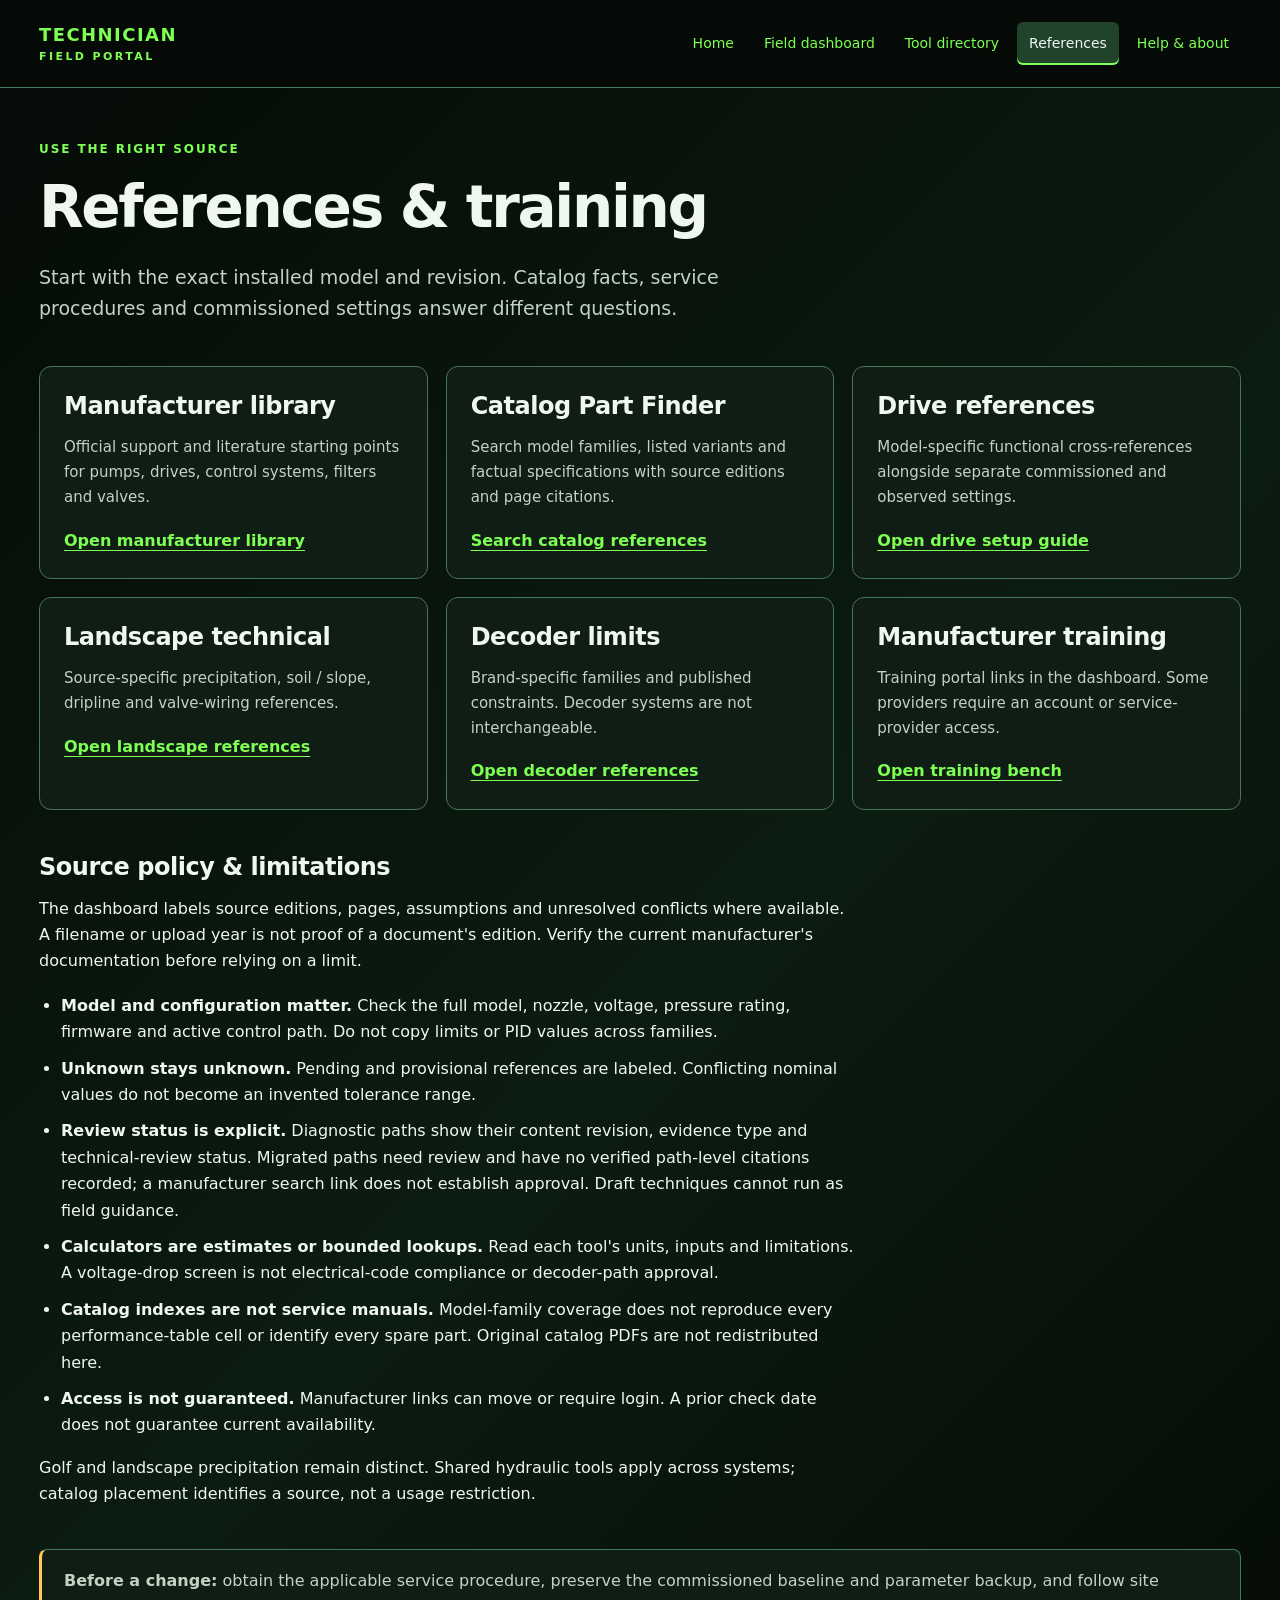
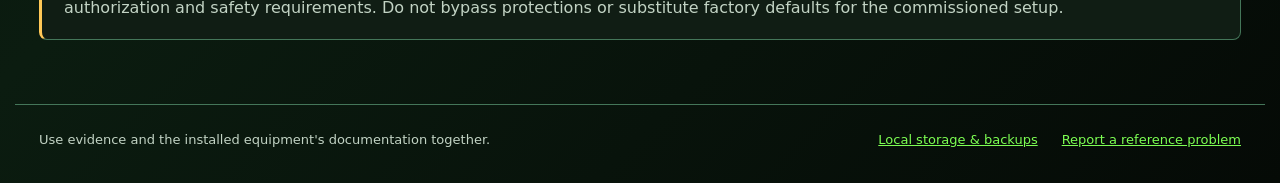
<file: references.html>
<!doctype html>
<html lang="en">
<head>
  <meta charset="utf-8">
  <meta name="viewport" content="width=device-width,initial-scale=1">
  <meta name="description" content="Manufacturer libraries, technical catalog references and source limitations for the Technician Field Portal.">
  <title>References | Technician Field Portal</title>
  <link rel="stylesheet" href="assets/portal.css">
</head>
<body class="portal-page">
  <a class="skip-link" href="#main">Skip to content</a>
  <header class="site-header"><div class="portal-shell header-inner"><a class="site-brand" href="index.html">TECHNICIAN<span>FIELD PORTAL</span></a><nav class="site-nav" aria-label="Main navigation"><a href="index.html">Home</a><a href="dashboard.html">Field dashboard</a><a href="tools.html">Tool directory</a><a href="references.html" aria-current="page">References</a><a href="help.html">Help &amp; about</a></nav></div></header>
  <main class="portal-shell" id="main">
    <span class="eyebrow">USE THE RIGHT SOURCE</span>
    <h1>References &amp; training</h1>
    <p class="lead">Start with the exact installed model and revision. Catalog facts, service procedures and commissioned settings answer different questions.</p>
    <div class="portal-grid portal-section">
      <article class="portal-card"><h2>Manufacturer library</h2><p>Official support and literature starting points for pumps, drives, control systems, filters and valves.</p><a href="dashboard.html?tool=lib">Open manufacturer library</a></article>
      <article class="portal-card"><h2>Catalog Part Finder</h2><p>Search model families, listed variants and factual specifications with source editions and page citations.</p><a href="dashboard.html?tool=pfind">Search catalog references</a></article>
      <article class="portal-card"><h2>Drive references</h2><p>Model-specific functional cross-references alongside separate commissioned and observed settings.</p><a href="dashboard.html?tool=vfdsetup">Open drive setup guide</a></article>
      <article class="portal-card"><h2>Landscape technical</h2><p>Source-specific precipitation, soil / slope, dripline and valve-wiring references.</p><a href="dashboard.html?tool=landscape">Open landscape references</a></article>
      <article class="portal-card"><h2>Decoder limits</h2><p>Brand-specific families and published constraints. Decoder systems are not interchangeable.</p><a href="dashboard.html?tool=dec">Open decoder references</a></article>
      <article class="portal-card"><h2>Manufacturer training</h2><p>Training portal links in the dashboard. Some providers require an account or service-provider access.</p><a href="dashboard.html#training">Open training bench</a></article>
    </div>
    <section class="portal-section article-content" id="source-policy">
      <h2>Source policy &amp; limitations</h2>
      <p>The dashboard labels source editions, pages, assumptions and unresolved conflicts where available. A filename or upload year is not proof of a document's edition. Verify the current manufacturer's documentation before relying on a limit.</p>
      <ul>
        <li><strong>Model and configuration matter.</strong> Check the full model, nozzle, voltage, pressure rating, firmware and active control path. Do not copy limits or PID values across families.</li>
        <li><strong>Unknown stays unknown.</strong> Pending and provisional references are labeled. Conflicting nominal values do not become an invented tolerance range.</li>
        <li><strong>Review status is explicit.</strong> Diagnostic paths show their content revision, evidence type and technical-review status. Migrated paths need review and have no verified path-level citations recorded; a manufacturer search link does not establish approval. Draft techniques cannot run as field guidance.</li>
        <li><strong>Calculators are estimates or bounded lookups.</strong> Read each tool's units, inputs and limitations. A voltage-drop screen is not electrical-code compliance or decoder-path approval.</li>
        <li><strong>Catalog indexes are not service manuals.</strong> Model-family coverage does not reproduce every performance-table cell or identify every spare part. Original catalog PDFs are not redistributed here.</li>
        <li><strong>Access is not guaranteed.</strong> Manufacturer links can move or require login. A prior check date does not guarantee current availability.</li>
      </ul>
      <p>Golf and landscape precipitation remain distinct. Shared hydraulic tools apply across systems; catalog placement identifies a source, not a usage restriction.</p>
    </section>
    <aside class="notice portal-section"><p><strong>Before a change:</strong> obtain the applicable service procedure, preserve the commissioned baseline and parameter backup, and follow site authorization and safety requirements. Do not bypass protections or substitute factory defaults for the commissioned setup.</p></aside>
  </main>
  <footer class="site-footer portal-shell"><p>Use evidence and the installed equipment's documentation together.</p><a href="help.html#storage">Local storage &amp; backups</a><a href="help.html#feedback">Report a reference problem</a></footer>
</body>
</html>
</file>
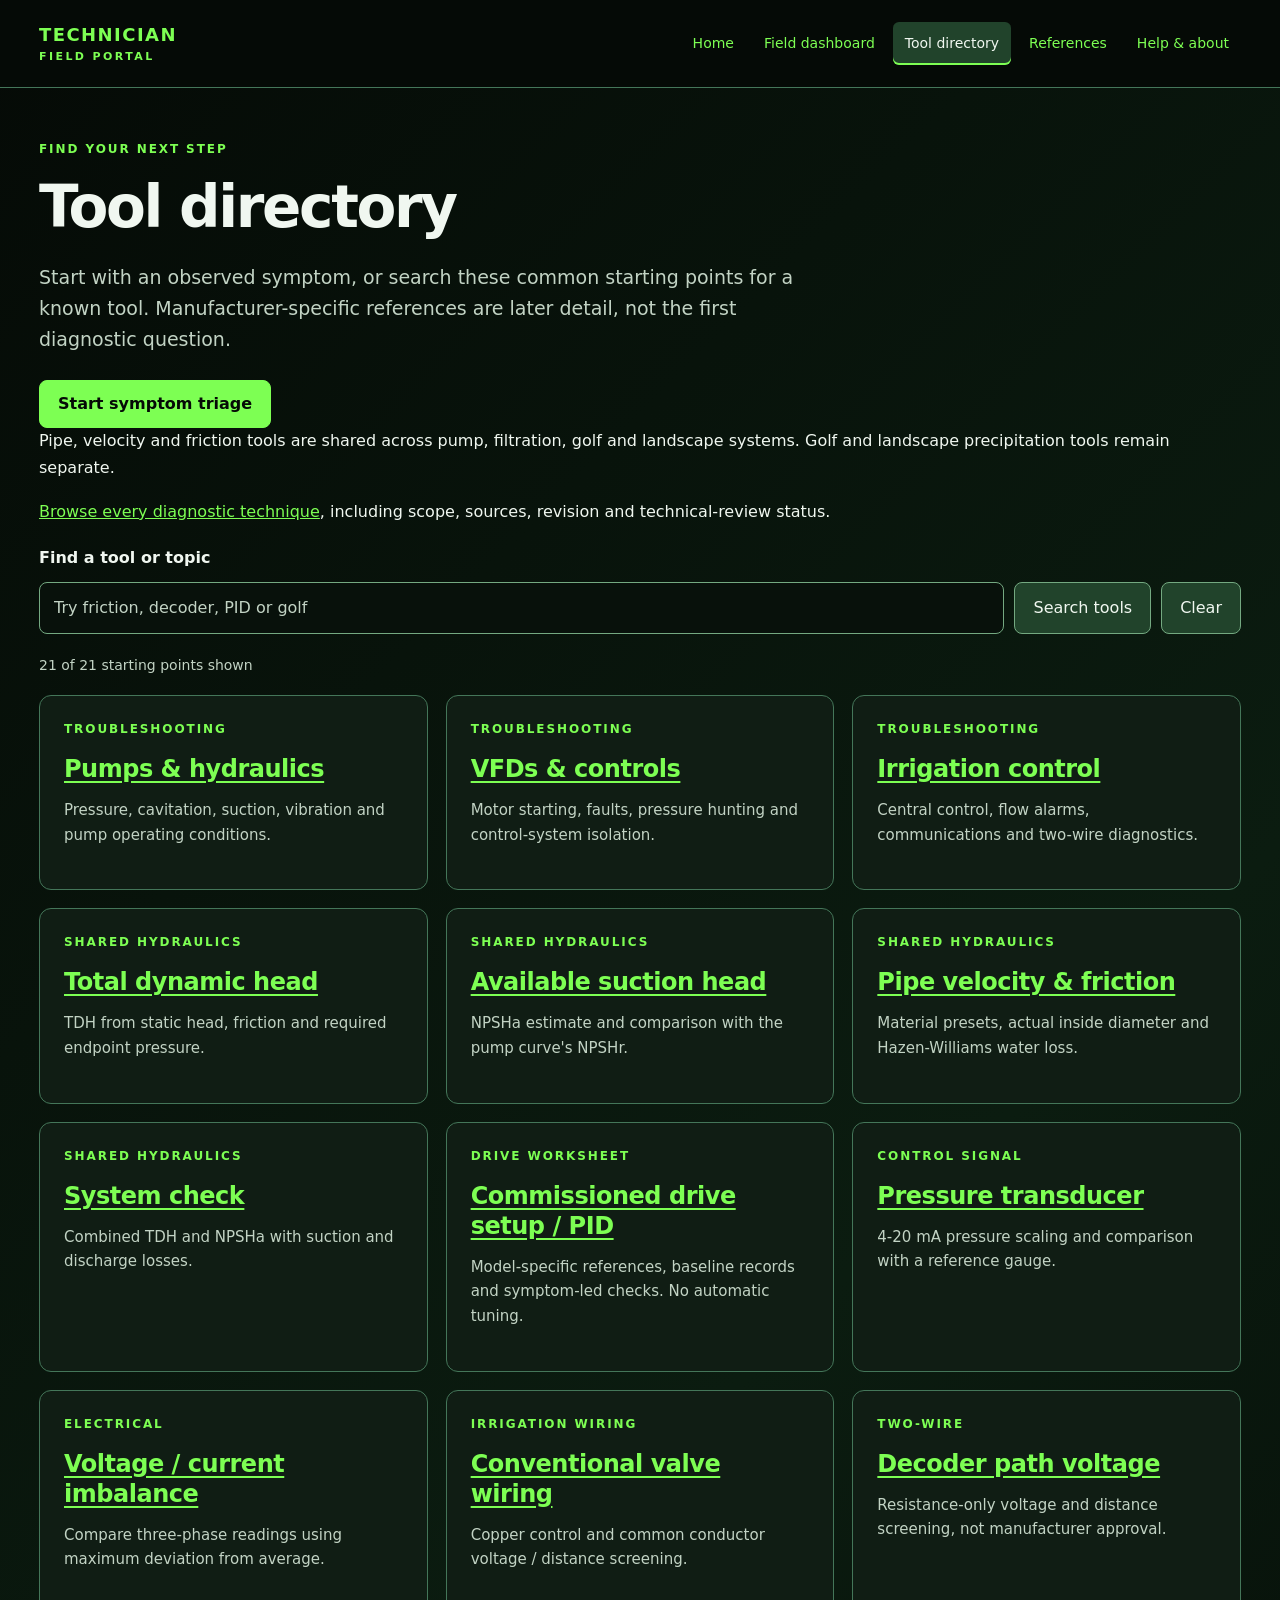
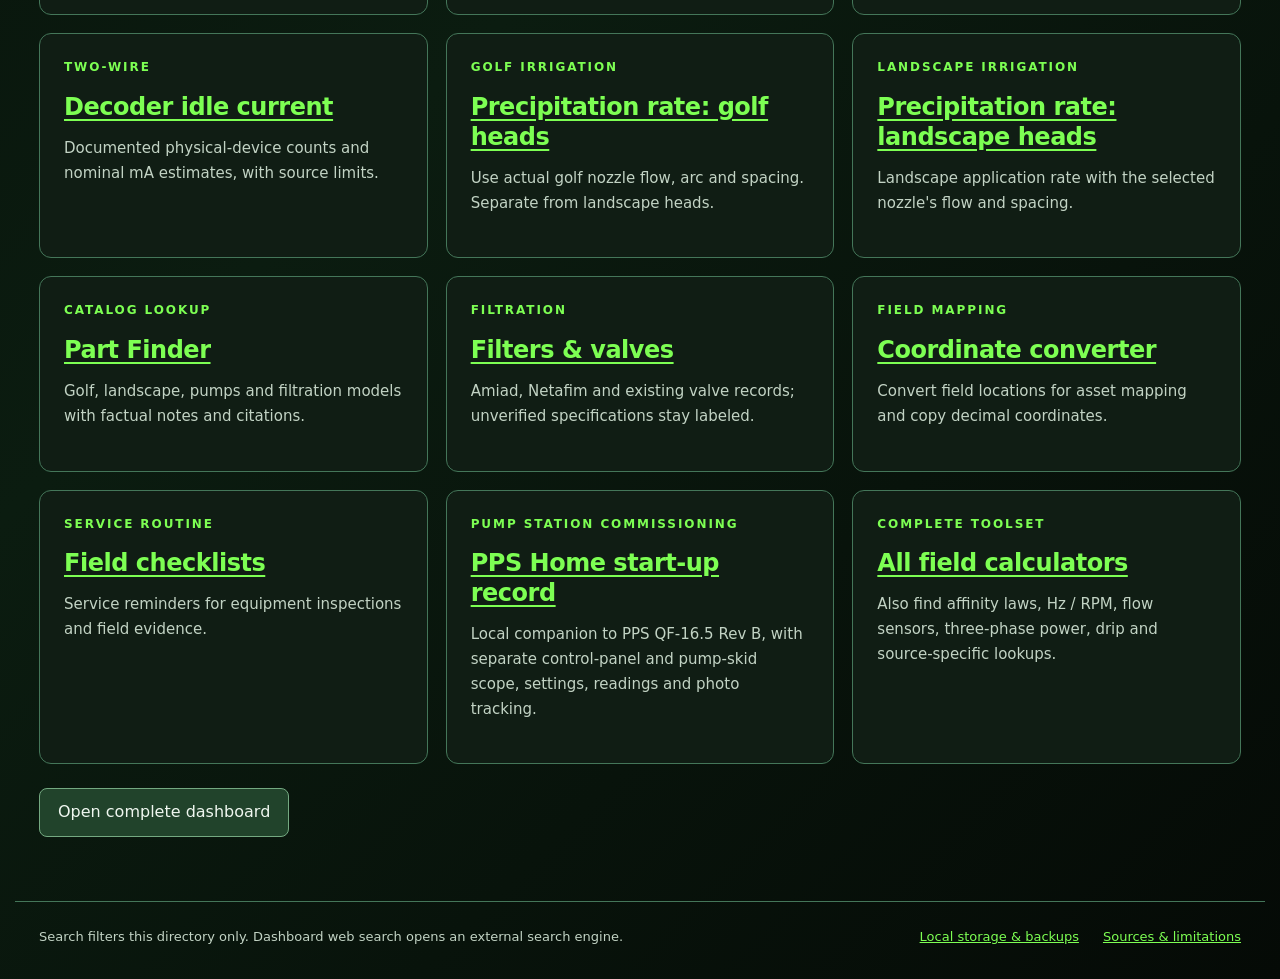
<file: tools.html>
<!doctype html>
<html lang="en">
<head>
  <meta charset="utf-8">
  <meta name="viewport" content="width=device-width,initial-scale=1">
  <meta name="description" content="Find field calculators, diagnostic workspaces and technical lookups for pumps, controls and irrigation.">
  <title>Tool Directory | Technician Field Portal</title>
  <link rel="stylesheet" href="assets/portal.css">
  <script src="assets/directory.js" defer></script>
</head>
<body class="portal-page">
  <a class="skip-link" href="#main">Skip to content</a>
  <header class="site-header"><div class="portal-shell header-inner"><a class="site-brand" href="index.html">TECHNICIAN<span>FIELD PORTAL</span></a><nav class="site-nav" aria-label="Main navigation"><a href="index.html">Home</a><a href="dashboard.html">Field dashboard</a><a href="tools.html" aria-current="page">Tool directory</a><a href="references.html">References</a><a href="help.html">Help &amp; about</a></nav></div></header>
  <main class="portal-shell" id="main">
    <span class="eyebrow">FIND YOUR NEXT STEP</span>
    <h1>Tool directory</h1>
    <p class="lead">Start with an observed symptom, or search these common starting points for a known tool. Manufacturer-specific references are later detail, not the first diagnostic question.</p>
    <div class="actions"><a class="action primary" href="dashboard.html?technique=triage">Start symptom triage</a></div>
    <p>Pipe, velocity and friction tools are shared across pump, filtration, golf and landscape systems. Golf and landscape precipitation tools remain separate.</p>
    <p><a href="dashboard.html#diagnosticPlaybook">Browse every diagnostic technique</a>, including scope, sources, revision and technical-review status.</p>
    <form class="portal-search" id="directorySearch" role="search">
      <label for="directoryQuery">Find a tool or topic</label>
      <input id="directoryQuery" name="q" type="search" placeholder="Try friction, decoder, PID or golf">
      <button class="action" type="submit">Search tools</button>
      <button class="action" type="button" id="directoryClear">Clear</button>
    </form>
    <p id="directoryCount" class="search-summary" role="status" aria-live="polite"></p>
    <noscript><p class="notice">Search requires JavaScript. All links below still work; the dashboard also requires JavaScript to run its tools.</p></noscript>
    <div class="portal-grid" id="directoryEntries">
      <article class="portal-card"><span class="eyebrow">TROUBLESHOOTING</span><h2><a href="dashboard.html#c1">Pumps &amp; hydraulics</a></h2><p>Pressure, cavitation, suction, vibration and pump operating conditions.</p></article>
      <article class="portal-card"><span class="eyebrow">TROUBLESHOOTING</span><h2><a href="dashboard.html#c2">VFDs &amp; controls</a></h2><p>Motor starting, faults, pressure hunting and control-system isolation.</p></article>
      <article class="portal-card"><span class="eyebrow">TROUBLESHOOTING</span><h2><a href="dashboard.html#c3">Irrigation control</a></h2><p>Central control, flow alarms, communications and two-wire diagnostics.</p></article>
      <article class="portal-card"><span class="eyebrow">SHARED HYDRAULICS</span><h2><a href="dashboard.html?tool=tdh">Total dynamic head</a></h2><p>TDH from static head, friction and required endpoint pressure.</p></article>
      <article class="portal-card"><span class="eyebrow">SHARED HYDRAULICS</span><h2><a href="dashboard.html?tool=npsh">Available suction head</a></h2><p>NPSHa estimate and comparison with the pump curve's NPSHr.</p></article>
      <article class="portal-card"><span class="eyebrow">SHARED HYDRAULICS</span><h2><a href="dashboard.html?tool=pipe">Pipe velocity &amp; friction</a></h2><p>Material presets, actual inside diameter and Hazen-Williams water loss.</p></article>
      <article class="portal-card"><span class="eyebrow">SHARED HYDRAULICS</span><h2><a href="dashboard.html?tool=sys">System check</a></h2><p>Combined TDH and NPSHa with suction and discharge losses.</p></article>
      <article class="portal-card"><span class="eyebrow">DRIVE WORKSHEET</span><h2><a href="dashboard.html?tool=vfdsetup">Commissioned drive setup / PID</a></h2><p>Model-specific references, baseline records and symptom-led checks. No automatic tuning.</p></article>
      <article class="portal-card"><span class="eyebrow">CONTROL SIGNAL</span><h2><a href="dashboard.html?tool=xdcr">Pressure transducer</a></h2><p>4-20 mA pressure scaling and comparison with a reference gauge.</p></article>
      <article class="portal-card"><span class="eyebrow">ELECTRICAL</span><h2><a href="dashboard.html?tool=imb">Voltage / current imbalance</a></h2><p>Compare three-phase readings using maximum deviation from average.</p></article>
      <article class="portal-card"><span class="eyebrow">IRRIGATION WIRING</span><h2><a href="dashboard.html?tool=convwire">Conventional valve wiring</a></h2><p>Copper control and common conductor voltage / distance screening.</p></article>
      <article class="portal-card"><span class="eyebrow">TWO-WIRE</span><h2><a href="dashboard.html?tool=pathwire">Decoder path voltage</a></h2><p>Resistance-only voltage and distance screening, not manufacturer approval.</p></article>
      <article class="portal-card"><span class="eyebrow">TWO-WIRE</span><h2><a href="dashboard.html?tool=decoderidle">Decoder idle current</a></h2><p>Documented physical-device counts and nominal mA estimates, with source limits.</p></article>
      <article class="portal-card"><span class="eyebrow">GOLF IRRIGATION</span><h2><a href="dashboard.html?tool=precip">Precipitation rate: golf heads</a></h2><p>Use actual golf nozzle flow, arc and spacing. Separate from landscape heads.</p></article>
      <article class="portal-card"><span class="eyebrow">LANDSCAPE IRRIGATION</span><h2><a href="dashboard.html?tool=landprecip">Precipitation rate: landscape heads</a></h2><p>Landscape application rate with the selected nozzle's flow and spacing.</p></article>
      <article class="portal-card"><span class="eyebrow">CATALOG LOOKUP</span><h2><a href="dashboard.html?tool=pfind">Part Finder</a></h2><p>Golf, landscape, pumps and filtration models with factual notes and citations.</p></article>
      <article class="portal-card"><span class="eyebrow">FILTRATION</span><h2><a href="dashboard.html?tool=filters">Filters &amp; valves</a></h2><p>Amiad, Netafim and existing valve records; unverified specifications stay labeled.</p></article>
      <article class="portal-card"><span class="eyebrow">FIELD MAPPING</span><h2><a href="dashboard.html?tool=coords">Coordinate converter</a></h2><p>Convert field locations for asset mapping and copy decimal coordinates.</p></article>
      <article class="portal-card"><span class="eyebrow">SERVICE ROUTINE</span><h2><a href="dashboard.html?tool=check">Field checklists</a></h2><p>Service reminders for equipment inspections and field evidence.</p></article>
      <article class="portal-card"><span class="eyebrow">PUMP STATION COMMISSIONING</span><h2><a href="dashboard.html?tool=ppscommissioning">PPS Home start-up record</a></h2><p>Local companion to PPS QF-16.5 Rev B, with separate control-panel and pump-skid scope, settings, readings and photo tracking.</p></article>
      <article class="portal-card"><span class="eyebrow">COMPLETE TOOLSET</span><h2><a href="dashboard.html#quickCalculator">All field calculators</a></h2><p>Also find affinity laws, Hz / RPM, flow sensors, three-phase power, drip and source-specific lookups.</p></article>
    </div>
    <p id="directoryEmpty" class="notice" hidden>No matching starting points. Try a broader term or use the dashboard's complete menus.</p>
    <div class="actions"><a class="action" href="dashboard.html">Open complete dashboard</a></div>
  </main>
  <footer class="site-footer portal-shell"><p>Search filters this directory only. Dashboard web search opens an external search engine.</p><a href="help.html#storage">Local storage &amp; backups</a><a href="references.html#source-policy">Sources &amp; limitations</a></footer>
</body>
</html>
</file>
<file: assets/portal.css>
:root{color-scheme:dark;--bg:#050a06;--panel:#101d14;--line:#447659;--cyan:#7dff53;--green:#7dff53;--amber:#ffc857;--red:#ff7b7b;--text:#f0f7f0;--muted:#c2d3c4;--inp:#08110b;--control:#21432b;--control-line:#74a981}
*{box-sizing:border-box}
html{scroll-behavior:smooth;scroll-padding-top:20px}
.portal-page{margin:0;background:linear-gradient(135deg,#050a06,#0b1c10 55%,#050a06);color:var(--text);font:16px/1.65 system-ui,Segoe UI,Arial,sans-serif}
.portal-shell{max-width:1250px;margin-inline:auto;padding-inline:24px}
.site-header{border-bottom:1px solid var(--line);background:var(--bg)}
.header-inner{display:flex;align-items:center;justify-content:space-between;gap:24px;padding-block:22px}
.site-brand,.site-brand:visited{color:var(--text);font-size:18px;font-weight:800;letter-spacing:.08em;text-decoration:none;line-height:1.3}
.site-brand span{display:block;color:var(--green);font-size:11px;letter-spacing:.22em;margin-top:3px}
.site-nav{display:flex;flex-wrap:wrap;gap:6px}
.site-nav a,.site-nav a:visited{color:var(--muted);text-decoration:none;padding:10px 12px;border-radius:6px;font-size:14px}
.site-nav a:hover,.site-nav a[aria-current="page"]{color:var(--text);background:var(--control)}
.site-nav a[aria-current="page"]{box-shadow:inset 0 -2px var(--green)}
body a.skip-link,body a.skip-link:visited{position:absolute;left:16px;top:-100px;z-index:10;background:var(--green);color:#050a06;padding:12px}
.skip-link:focus{top:12px}
.portal-page a{color:var(--green)}
.portal-page :focus-visible,.site-header :focus-visible,.site-footer :focus-visible,.section-nav :focus-visible{outline:3px solid var(--green);outline-offset:3px}
.portal-page main{padding-block:52px 64px}
.eyebrow{display:block;color:var(--green);font-size:12px;font-weight:750;letter-spacing:.16em}
.portal-page h1{font-size:clamp(32px,5vw,58px);letter-spacing:-.04em;line-height:1.1;margin:16px 0 22px;max-width:820px}
.portal-page h2{font-size:24px;line-height:1.25;margin:0 0 14px;letter-spacing:-.02em}
.portal-page h3{font-size:19px;line-height:1.35;margin:0 0 10px}
.portal-page p{margin:0 0 18px}
.lead{font-size:19px;color:var(--muted);max-width:760px}
.hero{display:grid;grid-template-columns:1.6fr 1fr;gap:40px;align-items:center;padding-bottom:48px}
.hero-panel{background:var(--panel);border:1px solid var(--line);border-radius:16px;padding:28px}
.workflow{list-style:none;padding:0;margin:20px 0 0;counter-reset:steps}
.workflow li{counter-increment:steps;display:flex;gap:16px;padding:12px 0;border-top:1px solid var(--line)}
.workflow li::before{content:"0" counter(steps);color:var(--green);font-size:13px;font-weight:750;padding-top:3px}
.workflow b{display:block}
.workflow span{color:var(--muted);font-size:14px}
.actions{display:flex;gap:12px;flex-wrap:wrap;margin-top:24px}
.portal-page .action{display:inline-flex;align-items:center;justify-content:center;min-height:46px;padding:10px 18px;border:1px solid var(--control-line);border-radius:8px;color:var(--text);background:var(--control);text-decoration:none;font-weight:650;font:inherit;cursor:pointer}
.portal-page .action.primary{background:var(--green);border-color:var(--green);color:#050a06;font-weight:750}
.portal-page .action:hover{border-color:var(--green)}
.portal-section{margin-top:42px}
.section-heading{display:flex;justify-content:space-between;align-items:baseline;gap:20px;margin-bottom:20px}
.section-heading h2{margin-bottom:0}
.portal-grid{display:grid;grid-template-columns:repeat(3,minmax(0,1fr));gap:18px}
.portal-card{background:var(--panel);border:1px solid var(--line);border-radius:12px;padding:24px;min-width:0}
.portal-card p{color:var(--muted);font-size:15px}
.portal-card .eyebrow{margin-bottom:14px}
.portal-card a{font-weight:650;text-underline-offset:4px}
.portal-card:hover{border-color:var(--control-line)}
.portal-page .notice,.portal-status{padding:18px 22px;border:1px solid var(--line);border-left:3px solid var(--amber);border-radius:8px;background:var(--panel);color:var(--muted)}
.portal-page .notice p:last-child{margin-bottom:0}
.site-footer{display:flex;flex-wrap:wrap;gap:12px 24px;align-items:center;padding-block:24px 32px;border-top:1px solid var(--line);color:var(--muted);font-size:13px}
.site-footer p{flex:1 1 420px;margin:0}
.site-footer a,.site-footer a:visited{color:var(--green)}
.portal-search{display:flex;gap:10px;flex-wrap:wrap;margin:20px 0}
.portal-search input{flex:1 1 240px;min-width:0;min-height:48px;border:1px solid var(--control-line);border-radius:8px;background:var(--inp);color:var(--text);padding:12px 14px;font:inherit}
.portal-search input::placeholder{color:var(--muted);opacity:1}
.portal-page label{display:block;font-weight:650;margin-top:24px}
.portal-search label{flex-basis:100%;margin:0}
.search-summary{color:var(--muted);font-size:14px}
.portal-page [hidden]{display:none!important}
.article-layout{display:grid;grid-template-columns:230px minmax(0,1fr);gap:44px}
.article-nav{display:flex;flex-direction:column;align-items:flex-start;gap:12px}
.article-nav a{text-underline-offset:4px}
.article-content{max-width:820px}
.article-content section+section{margin-top:40px}
.article-content ul,.article-content ol{padding-left:22px}
.article-content li{margin-bottom:10px}
.article-content code{overflow-wrap:anywhere}
.dashboard-intro{padding:16px 2px 22px}
.dashboard-intro p{color:var(--muted);margin:10px 0 18px}
.section-nav{display:flex;flex-wrap:wrap;gap:10px 20px}
.section-nav a,.section-nav a:visited{color:var(--text);font-size:14px;text-underline-offset:5px}
body:not(.portal-page) .top{box-shadow:0 12px 40px #0003}
body:not(.portal-page) .card{padding:22px}
body:not(.portal-page) .card h2{line-height:1.5}
body:not(.portal-page) .wrap{padding-top:12px;padding-bottom:40px}
@media(max-width:950px){.header-inner{align-items:flex-start;flex-direction:column;gap:18px}.hero{grid-template-columns:1fr;gap:28px}.portal-grid{grid-template-columns:repeat(2,minmax(0,1fr))}}
@media(max-width:600px){.portal-shell{padding-inline:18px}.portal-page main{padding-block:32px 40px}.site-nav{gap:4px}.site-nav a{padding:10px 8px;font-size:13px}.portal-grid,.article-layout{grid-template-columns:1fr}.article-layout{gap:28px}.article-nav{flex-direction:row;flex-wrap:wrap;gap:10px 18px}.hero{padding-bottom:24px}.hero-panel,.portal-card{padding:22px}.section-heading{align-items:flex-start;flex-direction:column;gap:10px}.portal-section{margin-top:30px}}
@media(prefers-reduced-motion:reduce){html{scroll-behavior:auto}}
</file>
